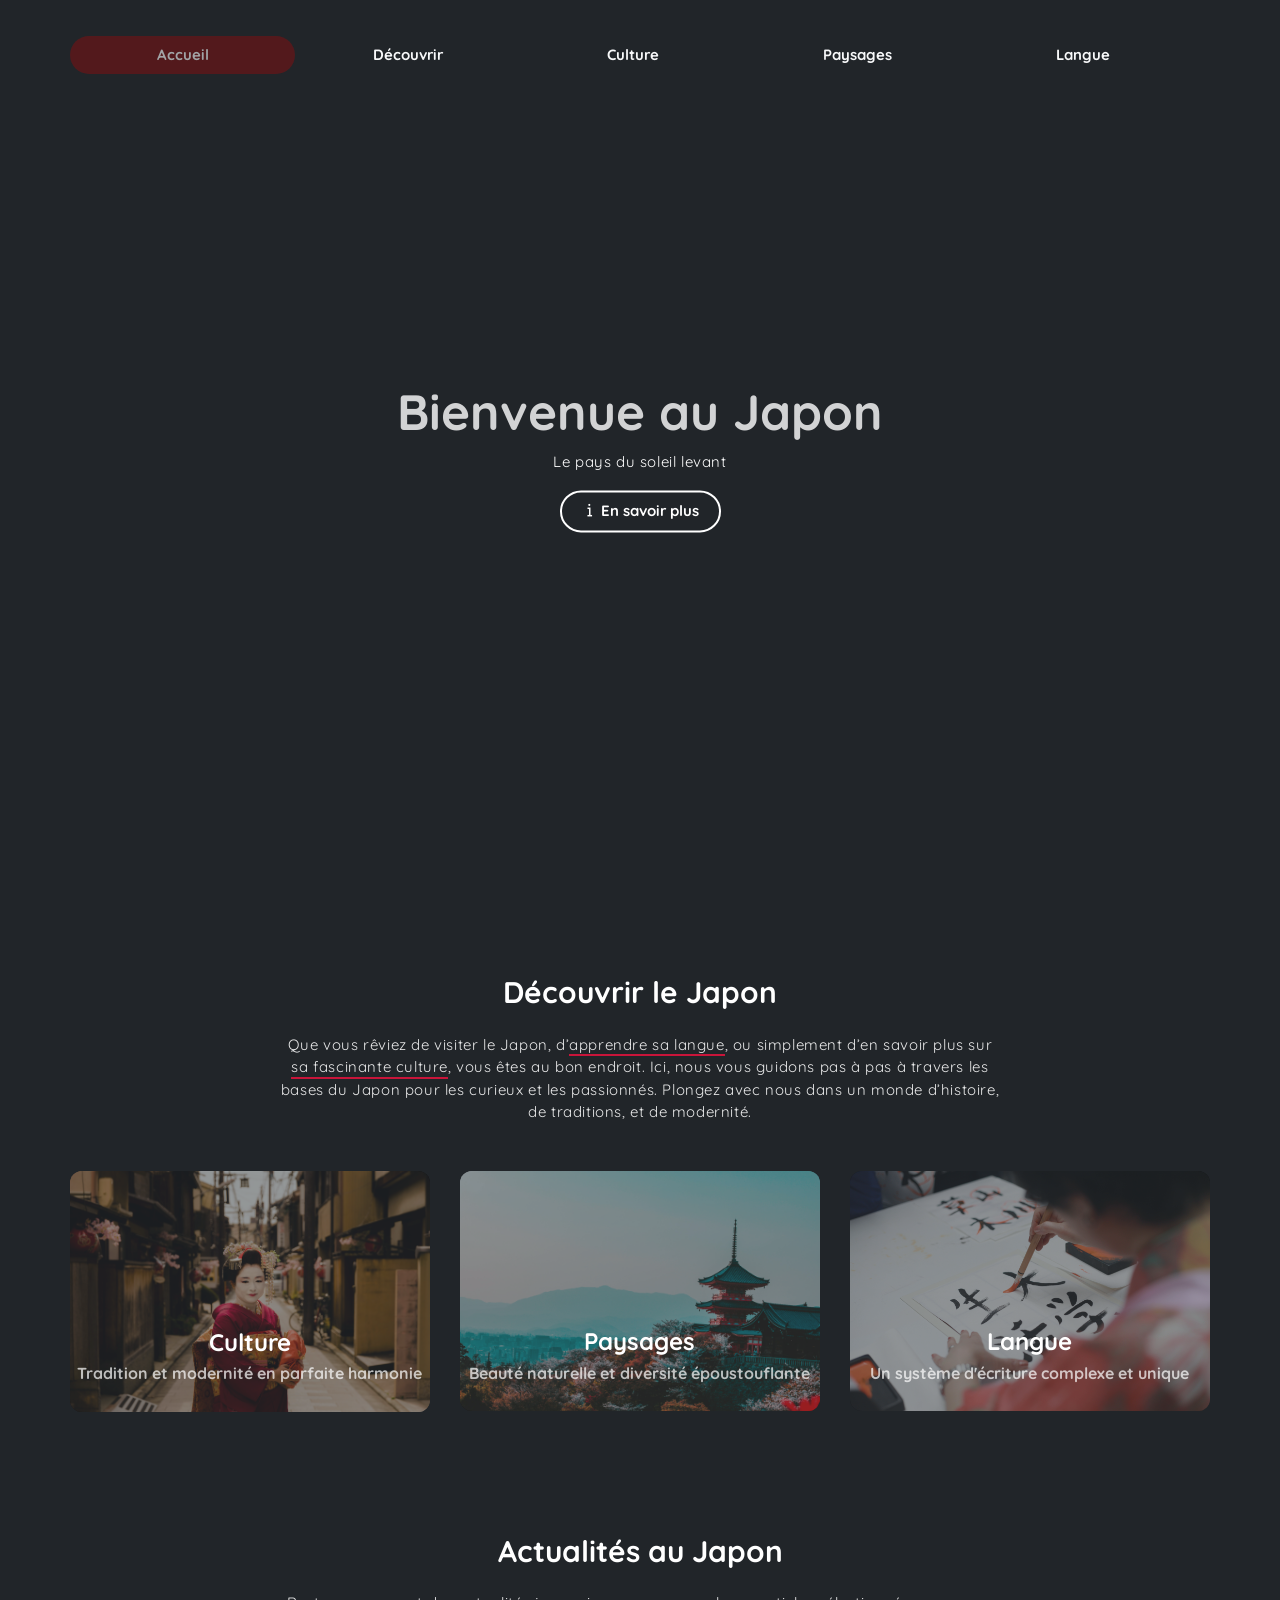
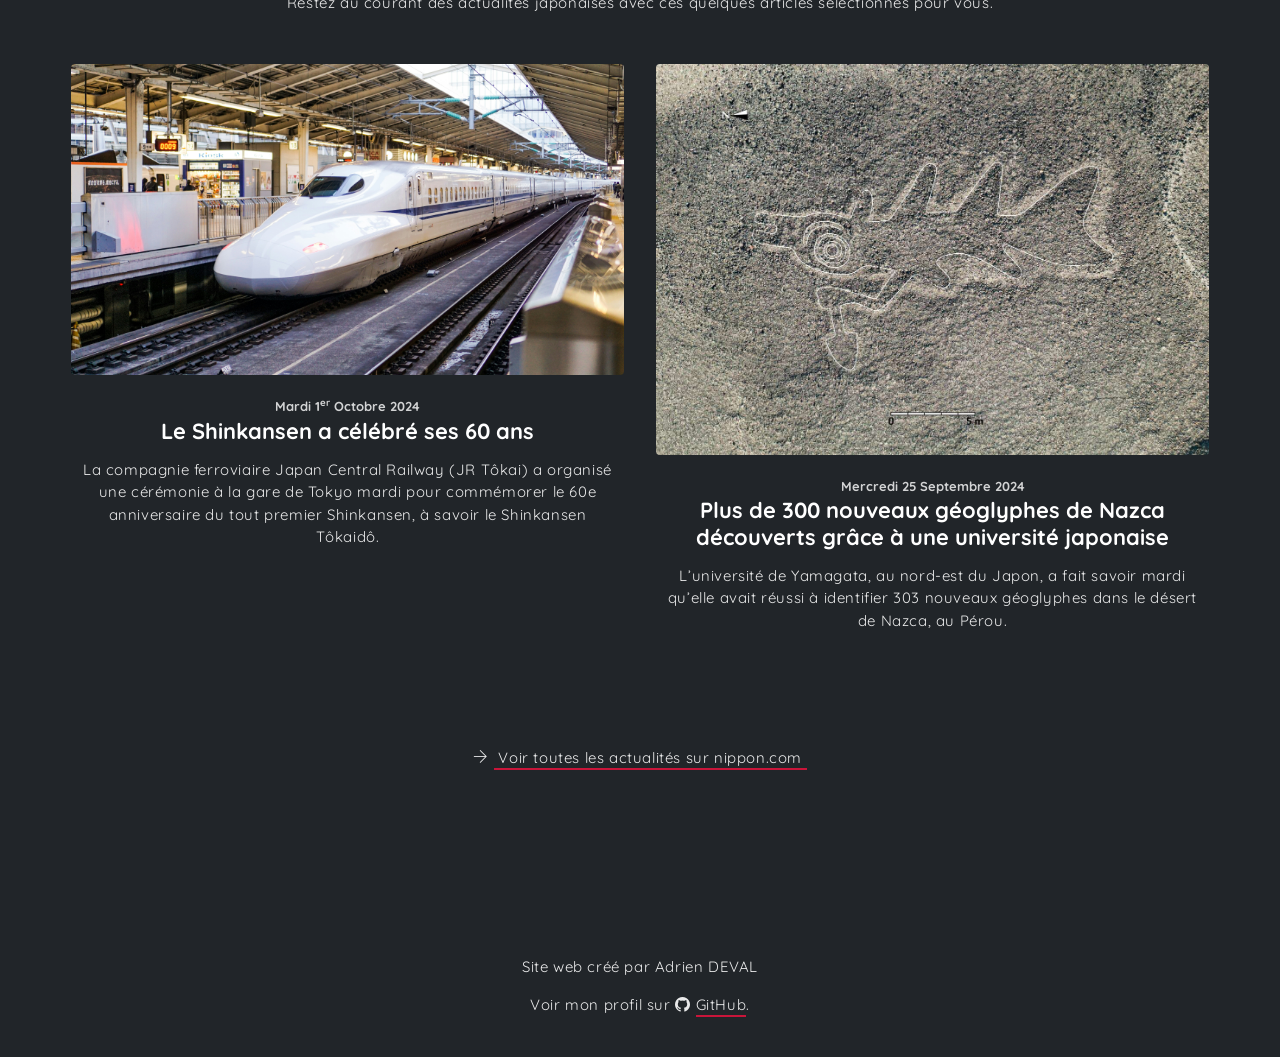
<file: index.html>
<!DOCTYPE html>
<html lang="fr">

<head>
    <meta charset="utf-8">
    <meta name="viewport" content="width=device-width, initial-scale=1, shrink-to-fit=no">
    <title>Accueil</title>

    <link rel="stylesheet" href="assets/vendors/themify-icons/css/themify-icons.css">

    <link rel="stylesheet" href="assets/css/dorang.css">

    <link rel="shortcut icon" href="https://i.postimg.cc/gkh2PCHg/logo-japan.png" type="image/x-icon">

</head>

<body data-spy="scroll" data-target=".navbar" data-offset="40" id="home" class="dark-theme">

    <nav class="page-navbar" data-spy="affix" data-offset-top="10">
        <ul class="nav-navbar container">
            <li class="nav-item"><a href="index.html" class="nav-link nav-active">Accueil</a></li>
            <li class="nav-item"><a href="decouvrir.html" class="nav-link">Découvrir</a></li>
            <li class="nav-item"><a href="culture.html" class="nav-link">Culture</a></li>
            <li class="nav-item"><a href="paysages.html" class="nav-link">Paysages</a></li>
            <li class="nav-item"><a href="langue.html" class="nav-link">Langue</a></li>
        </ul>
    </nav>

    <header class="header">
        <div class="overlay"></div>
        <div class="header-content">
            <h1 class="header-title">Bienvenue au Japon</h1>
            <p class="header-subtitle">Le pays du soleil levant</p>

            <a href="#discoverTitle" class="btn btn-theme-color" title="Découvrir le site"><i class="ti-info"></i> En
                savoir plus</a>

        </div>
    </header>

    <br id="discoverTitle">
    <div class="container page-container">
        <div class="col-md-10 col-lg-8 m-auto">
            <h6 class="title mb-4">Découvrir le Japon</h6>
            <p class="mb-5">Que vous rêviez de visiter le Japon, d’<a href="langue.html" target="_blank" class="linkInText">apprendre sa
                    langue</a>, ou simplement d’en savoir plus
                sur <a href="culture.html" class="linkInText" target="_blank">sa fascinante culture</a>, vous êtes au bon endroit. Ici,
                nous vous guidons pas à pas à travers les
                bases du Japon pour les curieux et les passionnés. Plongez avec nous dans un monde d’histoire, de
                traditions, et de modernité.</p>
        </div>

        <div class="row mb-4">
            <div class="col-md-4">
                <a href="culture.html" class="overlay-img" title="Découvrir la culture">
                    <img src="assets/imgs/index/culture.jpg">
                    <div class="overlay"></div>
                    <div class="des">
                        <h1 class="title">Culture</h1>
                        <h6 class="subtitle">Tradition et modernité en parfaite harmonie</p>
                            <p class="textOnImg">La culture japonaise marie traditions ancestrales, comme le kabuki et
                                l’ikebana, avec la modernité, influençant le monde entier à travers ses mangas et
                                technologies.</p>
                    </div>
                </a>
            </div>
            <div class="col-md-4">
                <a href="paysages.html" class="overlay-img" title="Découvrir les paysages">
                    <img src="assets/imgs/index/paysages.jpg">
                    <div class="overlay"></div>
                    <div class="des">
                        <h1 class="title">Paysages</h1>
                        <h6 class="subtitle">Beauté naturelle et diversité époustouflante</p>
                            <p class="textOnImg">Le Japon offre des paysages variés, du Mont Fuji aux plages d’Okinawa.
                                Chaque saison transforme la nature, avec des cerisiers au printemps et des érables en
                                automne.</p>
                    </div>
                </a>
            </div>
            <div class="col-md-4">
                <a href="langue.html" class="overlay-img" title="Découvrir la langue">
                    <img src="assets/imgs/index/langue.jpg">
                    <div class="overlay"></div>
                    <div class="des">
                        <h1 class="title">Langue</h1>
                        <h6 class="subtitle">Un système d'écriture complexe et unique</p>
                            <p class="textOnImg">La langue japonaise combine kanji, hiragana et katakana. Chaque système
                                a un usage spécifique, reflétant la richesse culturelle du pays et son respect des
                                traditions.</p>
                    </div>
                </a>
            </div>
        </div>

        <div class="col-md-10 col-lg-8 m-auto">
            <h6 class="title mb-4 mt-5 pt-5">Actualités au Japon</h6>
            <p class="mb-5">Restez au courant des actualités japonaises avec ces quelques articles sélectionnés pour
                vous.</p>
        </div>

        <div class="row mb-5">
            <div class="col-md-6">
                <a href="https://www.nippon.com/fr/news/yjj2024100100133/" target="_blank" class="card"
                    title="Ouvrir l'article dans un nouvel onglet">
                    <img src="assets/imgs/news/img1.jpg" class="card-img">
                    <div class="card-body">
                        <h6 class="card-subtitle">Mardi 1<sup>er</sup> Octobre 2024</h6>
                        <h3 class="card-title">Le Shinkansen a célébré ses 60 ans</h3>
                        <p>La compagnie ferroviaire Japan Central Railway (JR Tôkai) a organisé une cérémonie à la gare
                            de Tokyo mardi pour commémorer le 60e anniversaire du tout premier Shinkansen, à savoir le
                            Shinkansen Tôkaidô.</p>
                    </div>
                </a>
            </div>
            <div class="col-md-6">
                <a href="https://www.nippon.com/fr/news/yjj2024092400904/" target="_blank" class="card"
                    title="Ouvrir l'article dans un nouvel onglet">
                    <img src="assets/imgs/news/img2.jpg" class="card-img">
                    <div class="card-body">
                        <h6 class="card-subtitle">Mercredi 25 Septembre 2024</h6>
                        <h3 class="card-title">Plus de 300 nouveaux géoglyphes de Nazca découverts grâce à une
                            université japonaise</h3>
                        <p>L’université de Yamagata, au nord-est du Japon, a fait savoir mardi qu’elle avait réussi à
                            identifier 303 nouveaux géoglyphes dans le désert de Nazca, au Pérou.</p>
                    </div>
                </a>
            </div>
        </div>

        <p><i class="ti-arrow-right"></i> <a href="https://www.nippon.com/fr/news/" class="linkInText" target="_blank"
                title="Ouvrir cette page dans un nouvel onglet">&nbsp;Voir toutes
                les actualités sur nippon.com&nbsp;</a></p>

    </div>

    <div class="contact-section">
        <div class="overlay"></div>
        <div class="container">
            <p align="center">Site web créé par Adrien DEVAL</p>
            <p>Voir mon profil sur <i class="bi bi-github"></i> <a href="https://github.com/adriendeval"
                    class="linkInText" target="_blank" title="Ouvrir cette page dans un nouvel onglet">GitHub</a>.</p>
            <br>
        </div>
    </div>

    <script src="assets/vendors/jquery/jquery-3.4.1.js"></script>
    <script src="assets/vendors/bootstrap/bootstrap.bundle.js"></script>

    <script src="assets/vendors/bootstrap/bootstrap.affix.js"></script>

    <script src="assets/js/dorang.js"></script>

</body>

</html>
</file>
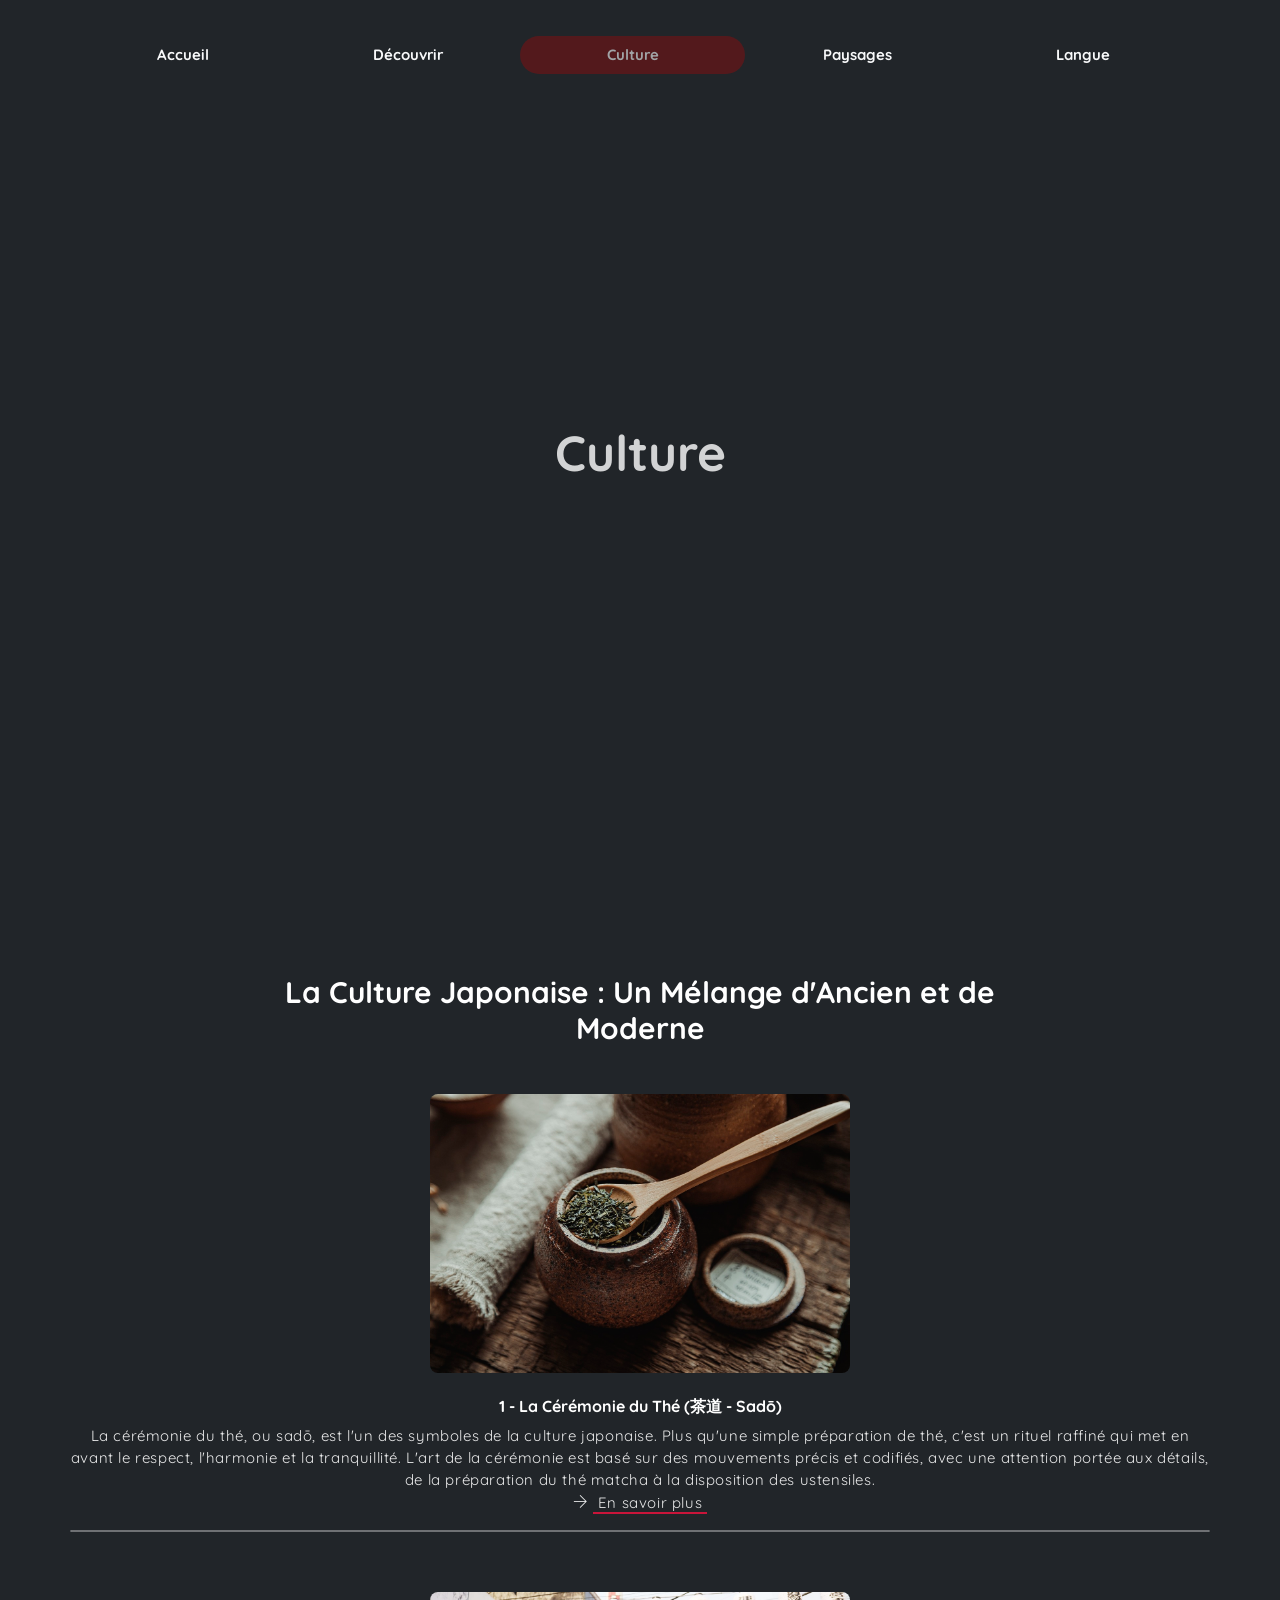
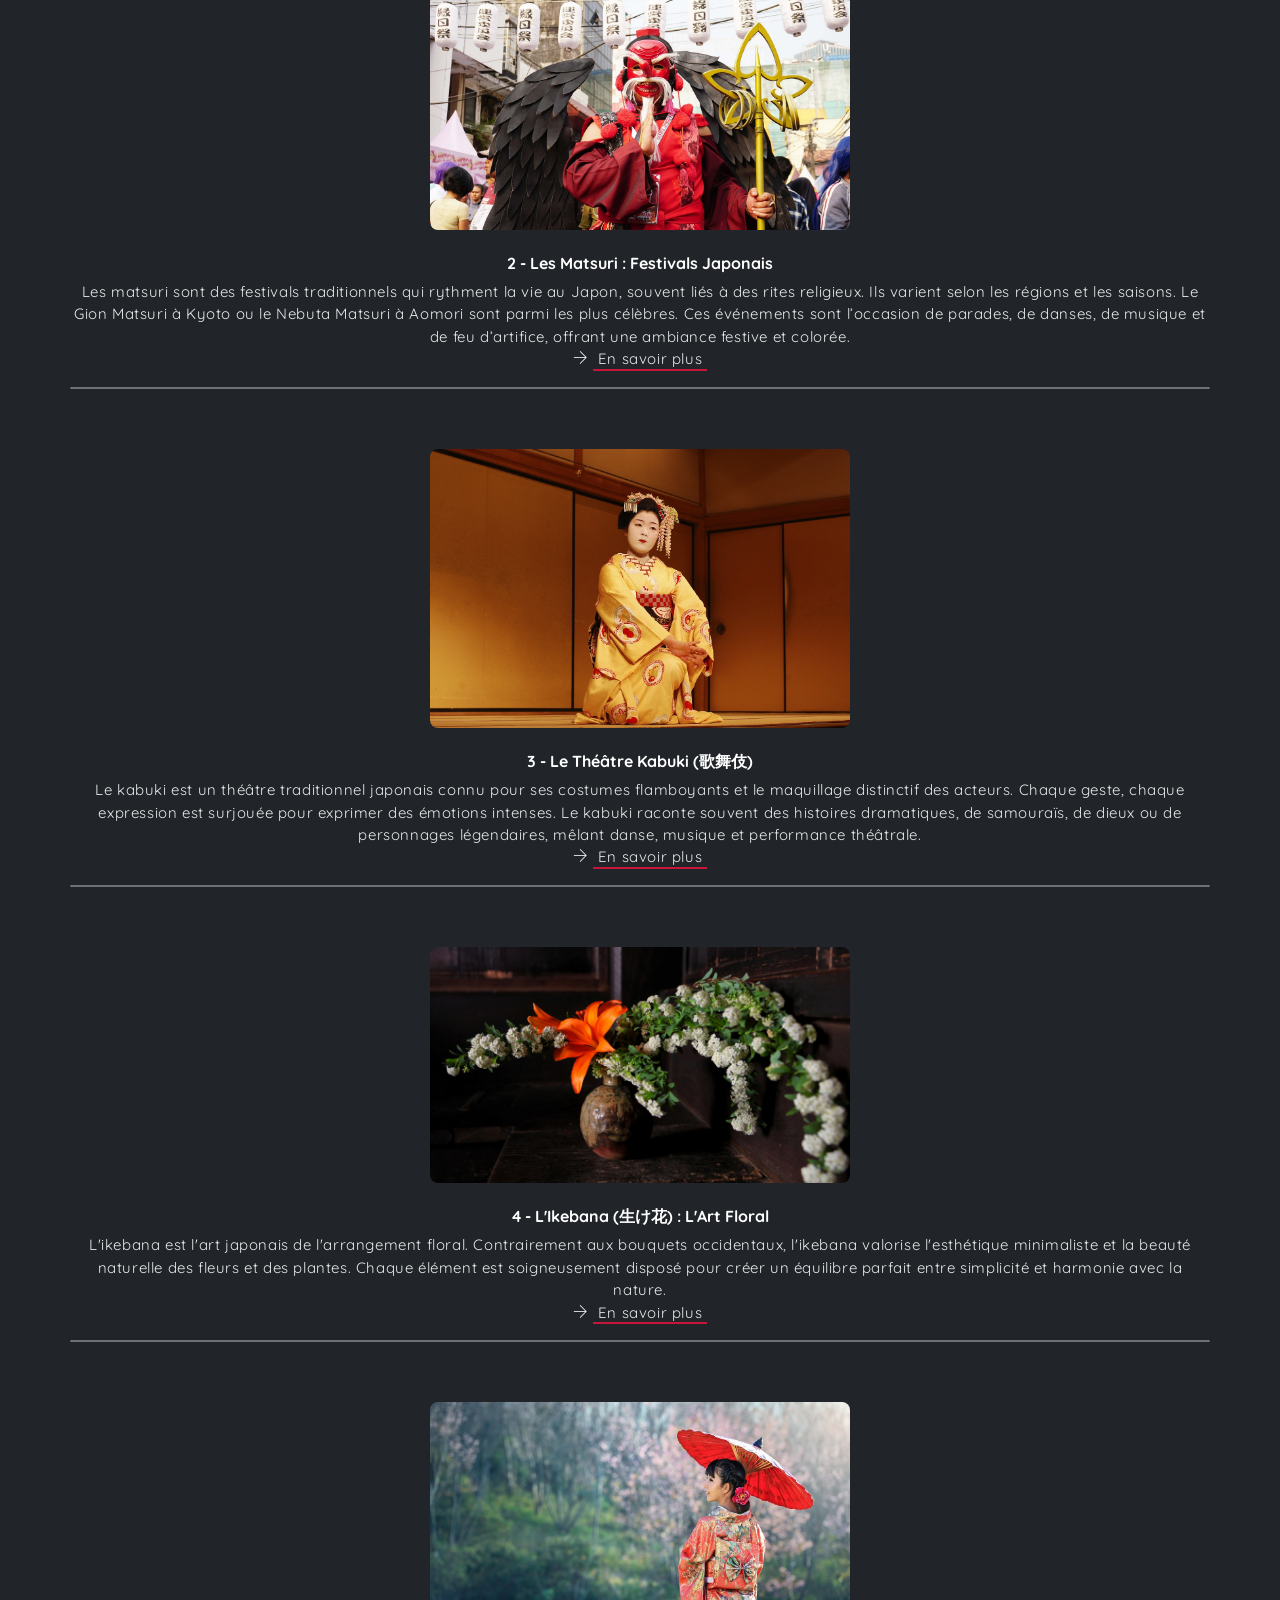
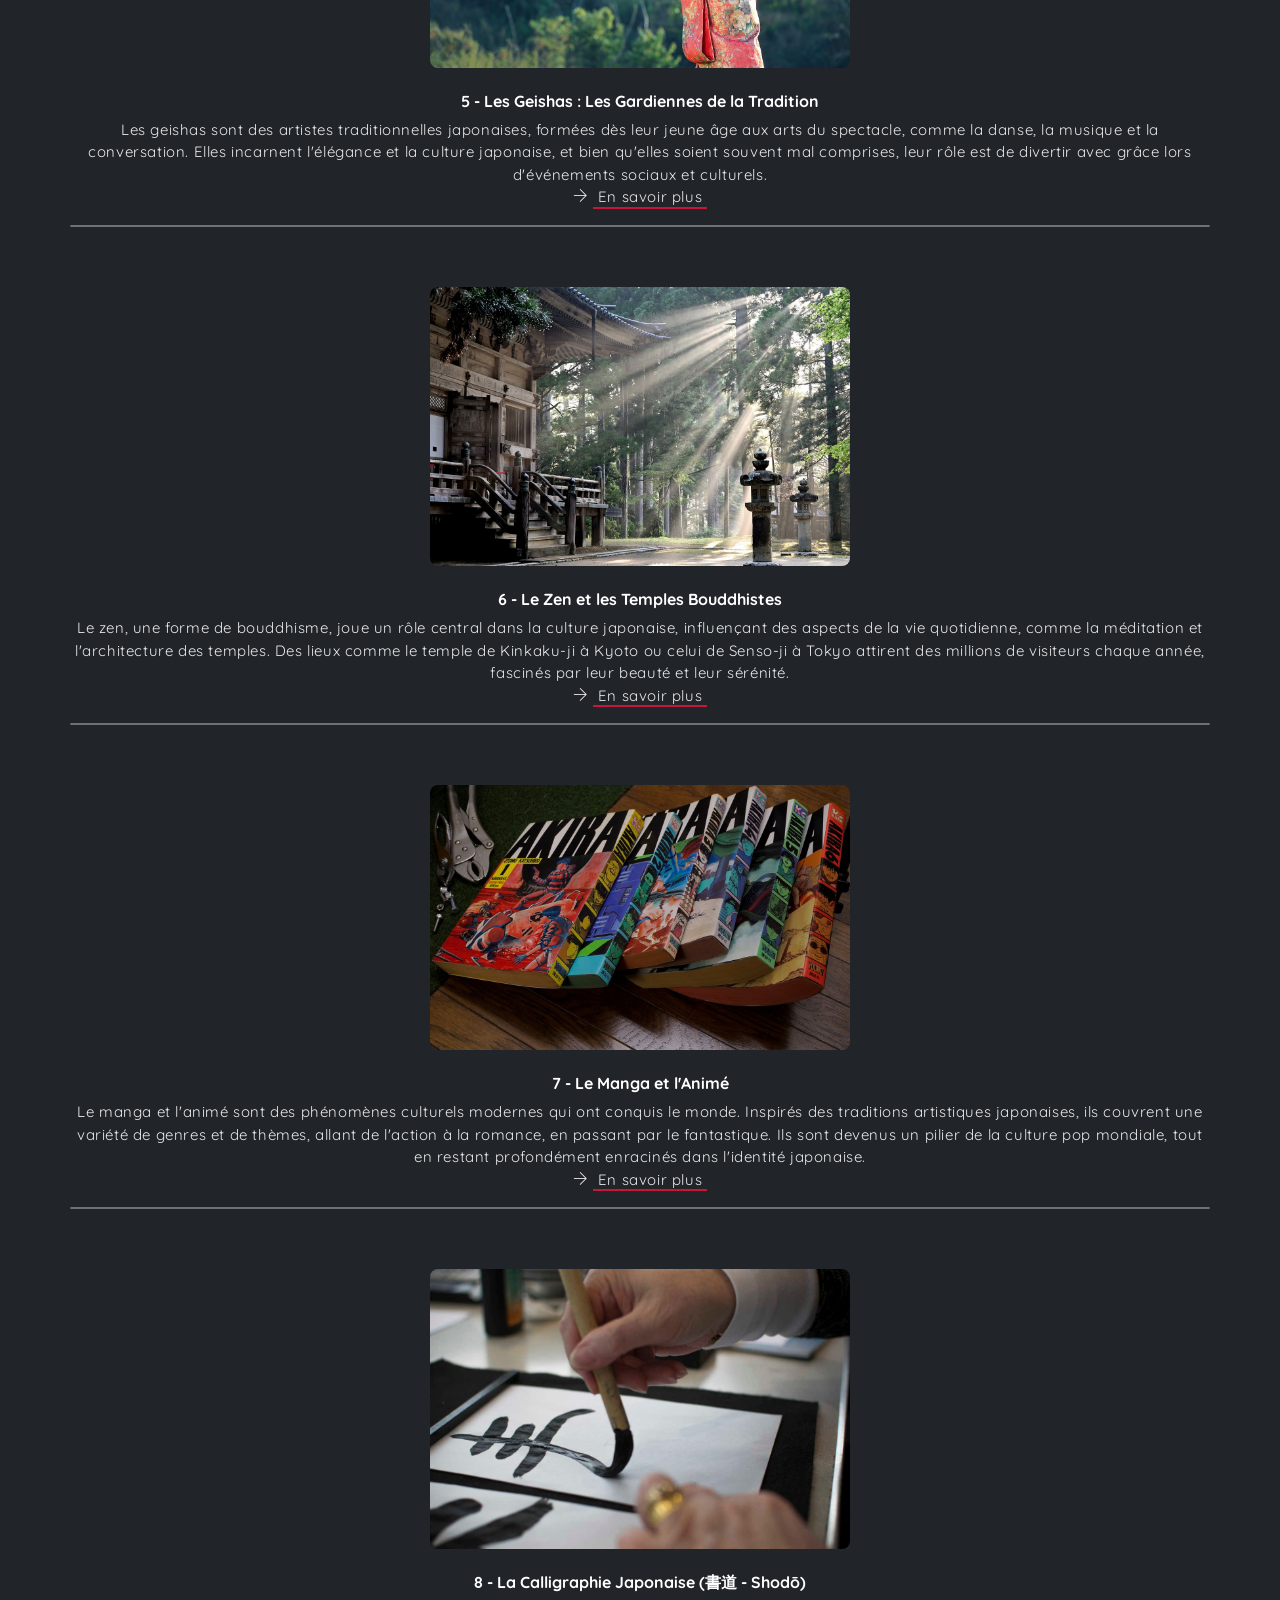
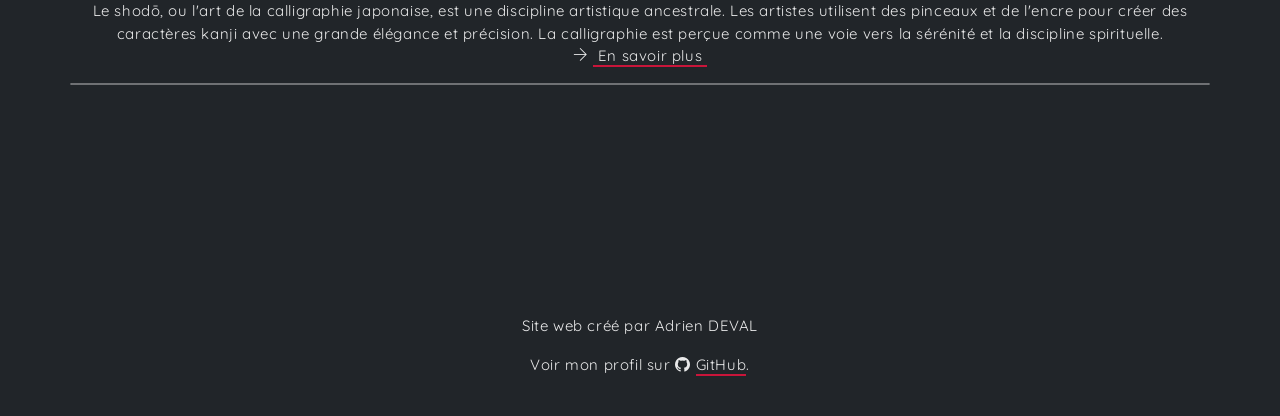
<file: culture.html>
<!DOCTYPE html>
<html lang="fr">

<head>
    <meta charset="utf-8">
    <meta name="viewport" content="width=device-width, initial-scale=1, shrink-to-fit=no">
    <title>Culture - Japon</title>

    <link rel="stylesheet" href="assets/vendors/themify-icons/css/themify-icons.css">

    <link rel="stylesheet" href="assets/css/dorang.css">

    <link rel="shortcut icon" href="https://i.postimg.cc/gkh2PCHg/logo-japan.png" type="image/x-icon">

</head>

<body data-spy="scroll" data-target=".navbar" data-offset="40" id="home" class="dark-theme">

    <nav class="page-navbar" data-spy="affix" data-offset-top="10">
        <ul class="nav-navbar container">
            <li class="nav-item"><a href="index.html" class="nav-link">Accueil</a></li>
            <li class="nav-item"><a href="decouvrir.html" class="nav-link">Découvrir</a></li>
            <li class="nav-item"><a href="culture.html" class="nav-link nav-active">Culture</a></li>
            <li class="nav-item"><a href="paysages.html" class="nav-link">Paysages</a></li>
            <li class="nav-item"><a href="langue.html" class="nav-link">Langue</a></li>
        </ul>
    </nav>

    <header class="header">
        <div class="overlay"></div>
        <div class="header-content">
            <h1 class="header-title">Culture</h1>
        </div>
    </header>

    <br id="discoverTitle">
    <div class="container page-container">
        <div class="col-md-10 col-lg-8 m-auto">
            <h6 class="title mb-4">La Culture Japonaise : Un Mélange d'Ancien et de Moderne</h6>
        </div>

        <br>

        <div class="mx-auto centeredText">
            <img src="assets/imgs/culture/img1.jpg" class="discoverImage" title="La Cérémonie du Thé">
            <br>
            <br>
            <h6>1 - La Cérémonie du Thé (茶道 - Sadō)</h6>
            <p>La cérémonie du thé, ou sadō, est l'un des symboles de la culture japonaise. Plus qu'une simple
                préparation de thé, c'est un rituel raffiné qui met en avant le respect, l'harmonie et la tranquillité.
                L'art de la cérémonie est basé sur des mouvements précis et codifiés, avec une attention portée aux
                détails, de la préparation du thé matcha à la disposition des ustensiles.<br><i
                    class="ti-arrow-right"></i> <a
                    href="https://fr.m.wikipedia.org/wiki/C%C3%A9r%C3%A9monie_du_th%C3%A9" class="linkInText" target="_blank">&nbsp;En
                    savoir
                    plus&nbsp;</a></p>
            <hr class="separation-large">
            <br>
        </div>

        <div class="mx-auto centeredText">
            <img src="assets/imgs/culture/img2.jpg" class="discoverImage" title="Les Matsuri">
            <br>
            <br>
            <h6>2 - Les Matsuri : Festivals Japonais</h6>
            <p>Les matsuri sont des festivals traditionnels qui rythment la vie au Japon, souvent liés à des rites
                religieux. Ils varient selon les régions et les saisons. Le Gion Matsuri à Kyoto ou le Nebuta Matsuri à
                Aomori sont parmi les plus célèbres. Ces événements sont l’occasion de parades, de danses, de musique et
                de feu d’artifice, offrant une ambiance festive et colorée.<br><i class="ti-arrow-right"></i> <a
                    href="https://fr.m.wikipedia.org/wiki/Matsuri" class="linkInText" target="_blank">&nbsp;En savoir plus&nbsp;</a></p>
            <hr class="separation-large">
            <br>
        </div>

        <div class="mx-auto centeredText">
            <img src="assets/imgs/culture/img3.jpg" class="discoverImage" title="Le Théâtre Kabuki">
            <br>
            <br>
            <h6>3 - Le Théâtre Kabuki (歌舞伎)</h6>
            <p>Le kabuki est un théâtre traditionnel japonais connu pour ses costumes flamboyants et le maquillage
                distinctif des acteurs. Chaque geste, chaque expression est surjouée pour exprimer des émotions
                intenses. Le kabuki raconte souvent des histoires dramatiques, de samouraïs, de dieux ou de personnages
                légendaires, mêlant danse, musique et performance théâtrale.<br><i class="ti-arrow-right"></i> <a
                    href="https://fr.m.wikipedia.org/wiki/Kabuki" class="linkInText" target="_blank">&nbsp;En savoir plus&nbsp;</a></p>
            <hr class="separation-large">
            <br>
        </div>

        <div class="mx-auto centeredText">
            <img src="assets/imgs/culture/img4.jpg" class="discoverImage" title="L'Ikebana">
            <br>
            <br>
            <h6>4 - L'Ikebana (生け花) : L'Art Floral</h6>
            <p>L'ikebana est l'art japonais de l'arrangement floral. Contrairement aux bouquets occidentaux, l'ikebana
                valorise l'esthétique minimaliste et la beauté naturelle des fleurs et des plantes. Chaque élément est
                soigneusement disposé pour créer un équilibre parfait entre simplicité et harmonie avec la nature.<br><i
                    class="ti-arrow-right"></i> <a href="https://fr.m.wikipedia.org/wiki/Ikebana"
                    class="linkInText" target="_blank">&nbsp;En
                    savoir plus&nbsp;</a></p>
            <hr class="separation-large">
            <br>
        </div>

        <div class="mx-auto centeredText">
            <img src="assets/imgs/culture/img5.jpg" class="discoverImage" title="Les Geishas">
            <br>
            <br>
            <h6>5 - Les Geishas : Les Gardiennes de la Tradition</h6>
            <p>Les geishas sont des artistes traditionnelles japonaises, formées dès leur jeune âge aux arts du
                spectacle, comme la danse, la musique et la conversation. Elles incarnent l'élégance et la culture
                japonaise, et bien qu'elles soient souvent mal comprises, leur rôle est de divertir avec grâce lors
                d'événements sociaux et culturels.<br><i class="ti-arrow-right"></i> <a
                    href="https://fr.m.wikipedia.org/wiki/Geisha" class="linkInText" target="_blank">&nbsp;En savoir
                    plus&nbsp;</a></p>
            <hr class="separation-large">
            <br>
        </div>

        <div class="mx-auto centeredText">
            <img src="assets/imgs/culture/img6.jpg" class="discoverImage" title="Les Temples Bouddhistes">
            <br>
            <br>
            <h6>6 - Le Zen et les Temples Bouddhistes</h6>
            <p>Le zen, une forme de bouddhisme, joue un rôle central dans la culture japonaise, influençant des aspects
                de la vie quotidienne, comme la méditation et l'architecture des temples. Des lieux comme le temple de
                Kinkaku-ji à Kyoto ou celui de Senso-ji à Tokyo attirent des millions de visiteurs chaque année,
                fascinés par leur beauté et leur sérénité.<br><i class="ti-arrow-right"></i> <a
                    href="https://fr.m.wikipedia.org/wiki/Temples_bouddhistes_au_Japon" class="linkInText"
                    target="_blank">&nbsp;En
                    savoir
                    plus&nbsp;</a></p>
            <hr class="separation-large">
            <br>
        </div>

        <div class="mx-auto centeredText">
            <img src="assets/imgs/culture/img7.jpg" class="discoverImage" title="Les Mangas et Animés">
            <br>
            <br>
            <h6>7 - Le Manga et l'Animé</h6>
            <p>Le manga et l'animé sont des phénomènes culturels modernes qui ont conquis le monde. Inspirés des
                traditions artistiques japonaises, ils couvrent une variété de genres et de thèmes, allant de l'action à
                la romance, en passant par le fantastique. Ils sont devenus un pilier de la culture pop mondiale, tout
                en restant profondément enracinés dans l'identité japonaise.<br><i class="ti-arrow-right"></i> <a
                    href="https://fr.m.wikipedia.org/wiki/Manga" class="linkInText" target="_blank">&nbsp;En savoir
                    plus&nbsp;</a></p>
            <hr class="separation-large">
            <br>
        </div>

        <div class="mx-auto centeredText">
            <img src="assets/imgs/culture/img8.jpg" class="discoverImage" title="La Calligraphie Japonaise">
            <br>
            <br>
            <h6>8 - La Calligraphie Japonaise (書道 - Shodō)</h6>
            <p>Le shodō, ou l'art de la calligraphie japonaise, est une discipline artistique ancestrale. Les artistes
                utilisent des pinceaux et de l'encre pour créer des caractères kanji avec une grande élégance et
                précision. La calligraphie est perçue comme une voie vers la sérénité et la discipline
                spirituelle.<br><i class="ti-arrow-right"></i> <a
                    href="https://fr.m.wikipedia.org/wiki/Calligraphie_japonaise" class="linkInText"
                    target="_blank">&nbsp;En
                    savoir plus&nbsp;</a></p>
            <hr class="separation-large">
            <br>
        </div>


    </div>

    <div class="contact-section">
        <div class="overlay"></div>
        <div class="container">
            <p align="center">Site web créé par Adrien DEVAL</p>
            <p>Voir mon profil sur <i class="bi bi-github"></i> <a href="https://github.com/adriendeval"
                    class="linkInText" target="_blank" title="Ouvrir cette page dans un nouvel onglet">GitHub</a>.</p>
            <br>
        </div>
    </div>

    <script src="assets/vendors/jquery/jquery-3.4.1.js"></script>
    <script src="assets/vendors/bootstrap/bootstrap.bundle.js"></script>

    <script src="assets/vendors/bootstrap/bootstrap.affix.js"></script>

    <script src="assets/js/dorang.js"></script>

</body>

</html>
</file>
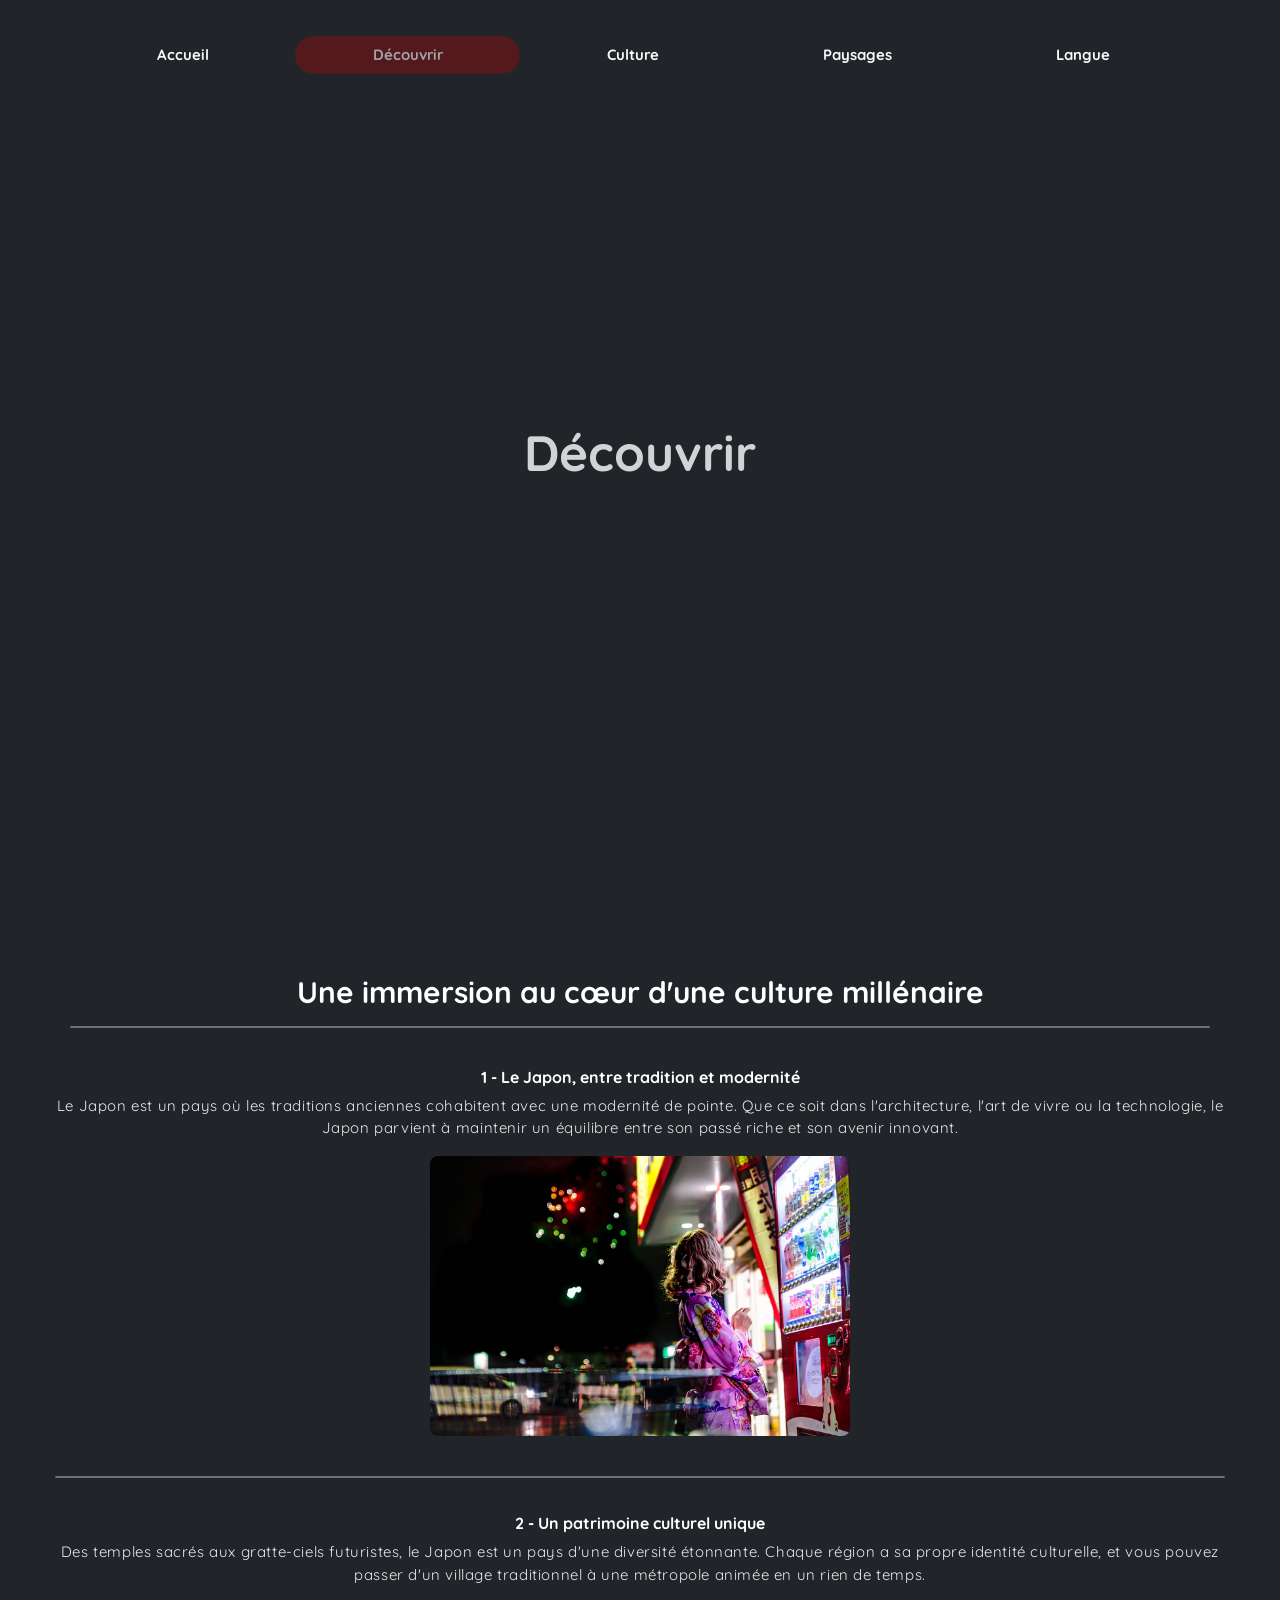
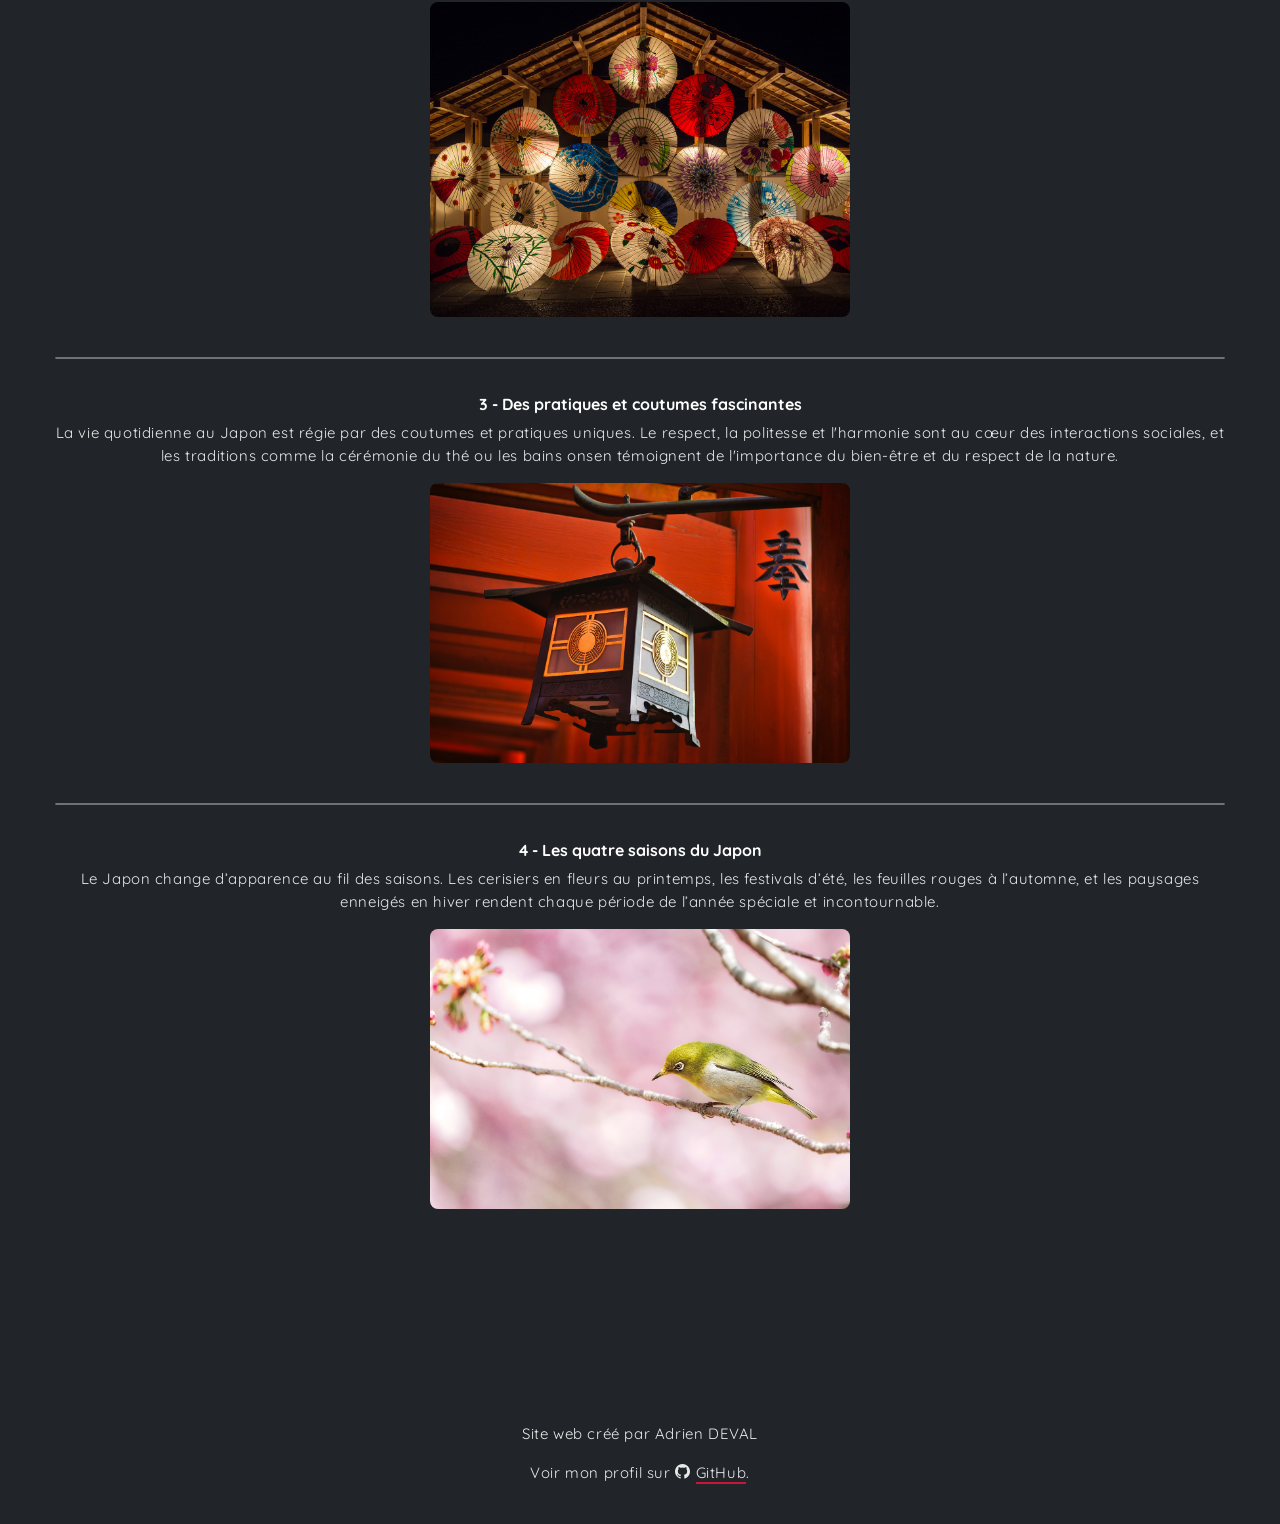
<file: decouvrir.html>
<!DOCTYPE html>
<html lang="fr">

<head>
    <meta charset="utf-8">
    <meta name="viewport" content="width=device-width, initial-scale=1, shrink-to-fit=no">
    <title>Découvrir</title>

    <link rel="stylesheet" href="assets/vendors/themify-icons/css/themify-icons.css">

    <link rel="stylesheet" href="assets/css/dorang.css">

    <link rel="shortcut icon" href="https://i.postimg.cc/gkh2PCHg/logo-japan.png" type="image/x-icon">

</head>

<body data-spy="scroll" data-target=".navbar" data-offset="40" id="home" class="dark-theme">

    <nav class="page-navbar" data-spy="affix" data-offset-top="10">
        <ul class="nav-navbar container">
            <li class="nav-item"><a href="index.html" class="nav-link">Accueil</a></li>
            <li class="nav-item"><a href="decouvrir.html" class="nav-link nav-active">Découvrir</a></li>
            <li class="nav-item"><a href="culture.html" class="nav-link">Culture</a></li>
            <li class="nav-item"><a href="paysages.html" class="nav-link">Paysages</a></li>
            <li class="nav-item"><a href="langue.html" class="nav-link">Langue</a></li>
        </ul>
    </nav>

    <header class="header">
        <div class="overlay"></div>
        <div class="header-content">
            <h1 class="header-title">Découvrir</h1>
        </div>
    </header>

    <br id="discoverTitle">
    <div class="container page-container">
        <div class="col-md-10 col-lg-8 m-auto">
            <h3 class="title">Une immersion au cœur d'une culture millénaire</h3>
        </div>

        <hr class="separation-large">
        <br>

        <div class="row mb-4">
            <div class="mx-auto centeredText">
                <h6>1 - Le Japon, entre tradition et modernité</h6>
                <p>Le Japon est un pays où les traditions anciennes cohabitent avec une
                    modernité de pointe. Que ce soit
                    dans l'architecture, l'art de vivre ou la technologie, le Japon parvient à maintenir un équilibre
                    entre son passé riche et son avenir innovant.</p>
                <img src="assets/imgs/decouverte/img1.jpg" class="discoverImage">
                <br>
                <br>
                <hr class="separation-large">
            </div>

            <div class="mx-auto centeredText">
                <h6>2 - Un patrimoine culturel unique</h6>
                <p>Des temples sacrés aux gratte-ciels futuristes, le Japon est un pays d'une
                    diversité étonnante. Chaque région a sa propre identité culturelle, et vous pouvez passer d'un
                    village traditionnel à une métropole animée en un rien de temps.</p>
                <img src="assets/imgs/decouverte/img2.jpg" class="discoverImage">
                <br>
                <br>
                <hr class="separation-large">
            </div>

            <div class="mx-auto centeredText">
                <h6>3 - Des pratiques et coutumes fascinantes</h6>
                <p>La vie quotidienne au Japon est régie par des coutumes et pratiques uniques. Le respect, la politesse
                    et l'harmonie sont au cœur des interactions sociales, et les traditions comme la cérémonie du thé ou
                    les bains onsen témoignent de l'importance du bien-être et du respect de la nature.</p>
                <img src="assets/imgs/decouverte/img3.jpg" class="discoverImage">
                <br>
                <br>
                <hr class="separation-large">
            </div>

            <div class="mx-auto centeredText">
                <h6>4 - Les quatre saisons du Japon</h6>
                <p>Le Japon change d’apparence au fil des saisons. Les cerisiers en fleurs au printemps, les festivals
                    d’été, les feuilles rouges à l’automne, et les paysages enneigés en hiver rendent chaque période de
                    l’année spéciale et incontournable.</p>
                <img src="assets/imgs/decouverte/img4.jpg" class="discoverImage">
                <br>
            </div>
        </div>

    </div>

    <div class="contact-section">
        <div class="overlay"></div>
        <div class="container">
            <p align="center">Site web créé par Adrien DEVAL</p>
            <p>Voir mon profil sur <i class="bi bi-github"></i> <a href="https://github.com/adriendeval" class="linkInText" target="_blank" title="Ouvrir cette page dans un nouvel onglet">GitHub</a>.</p>
            <br>
        </div>
    </div>

    <script src="assets/vendors/jquery/jquery-3.4.1.js"></script>
    <script src="assets/vendors/bootstrap/bootstrap.bundle.js"></script>

    <script src="assets/vendors/bootstrap/bootstrap.affix.js"></script>

    <script src="assets/js/dorang.js"></script>

</body>

</html>
</file>
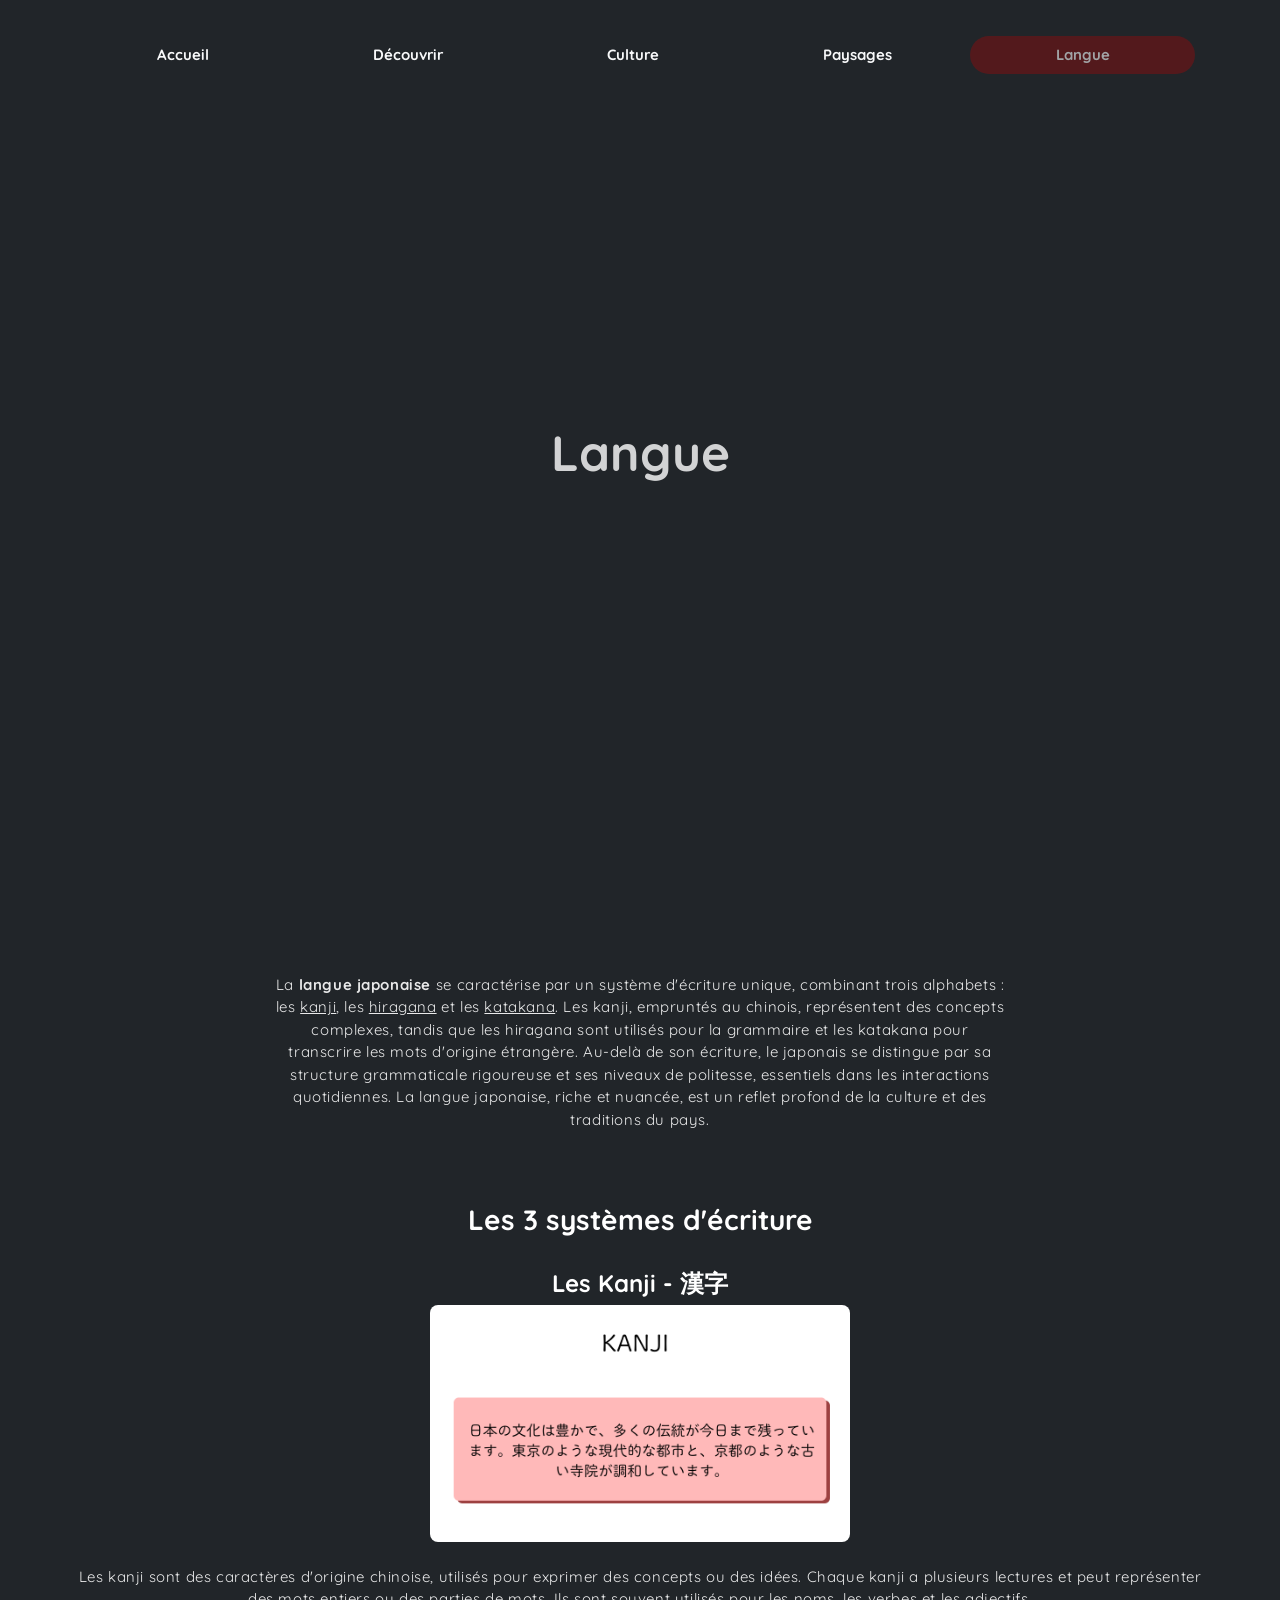
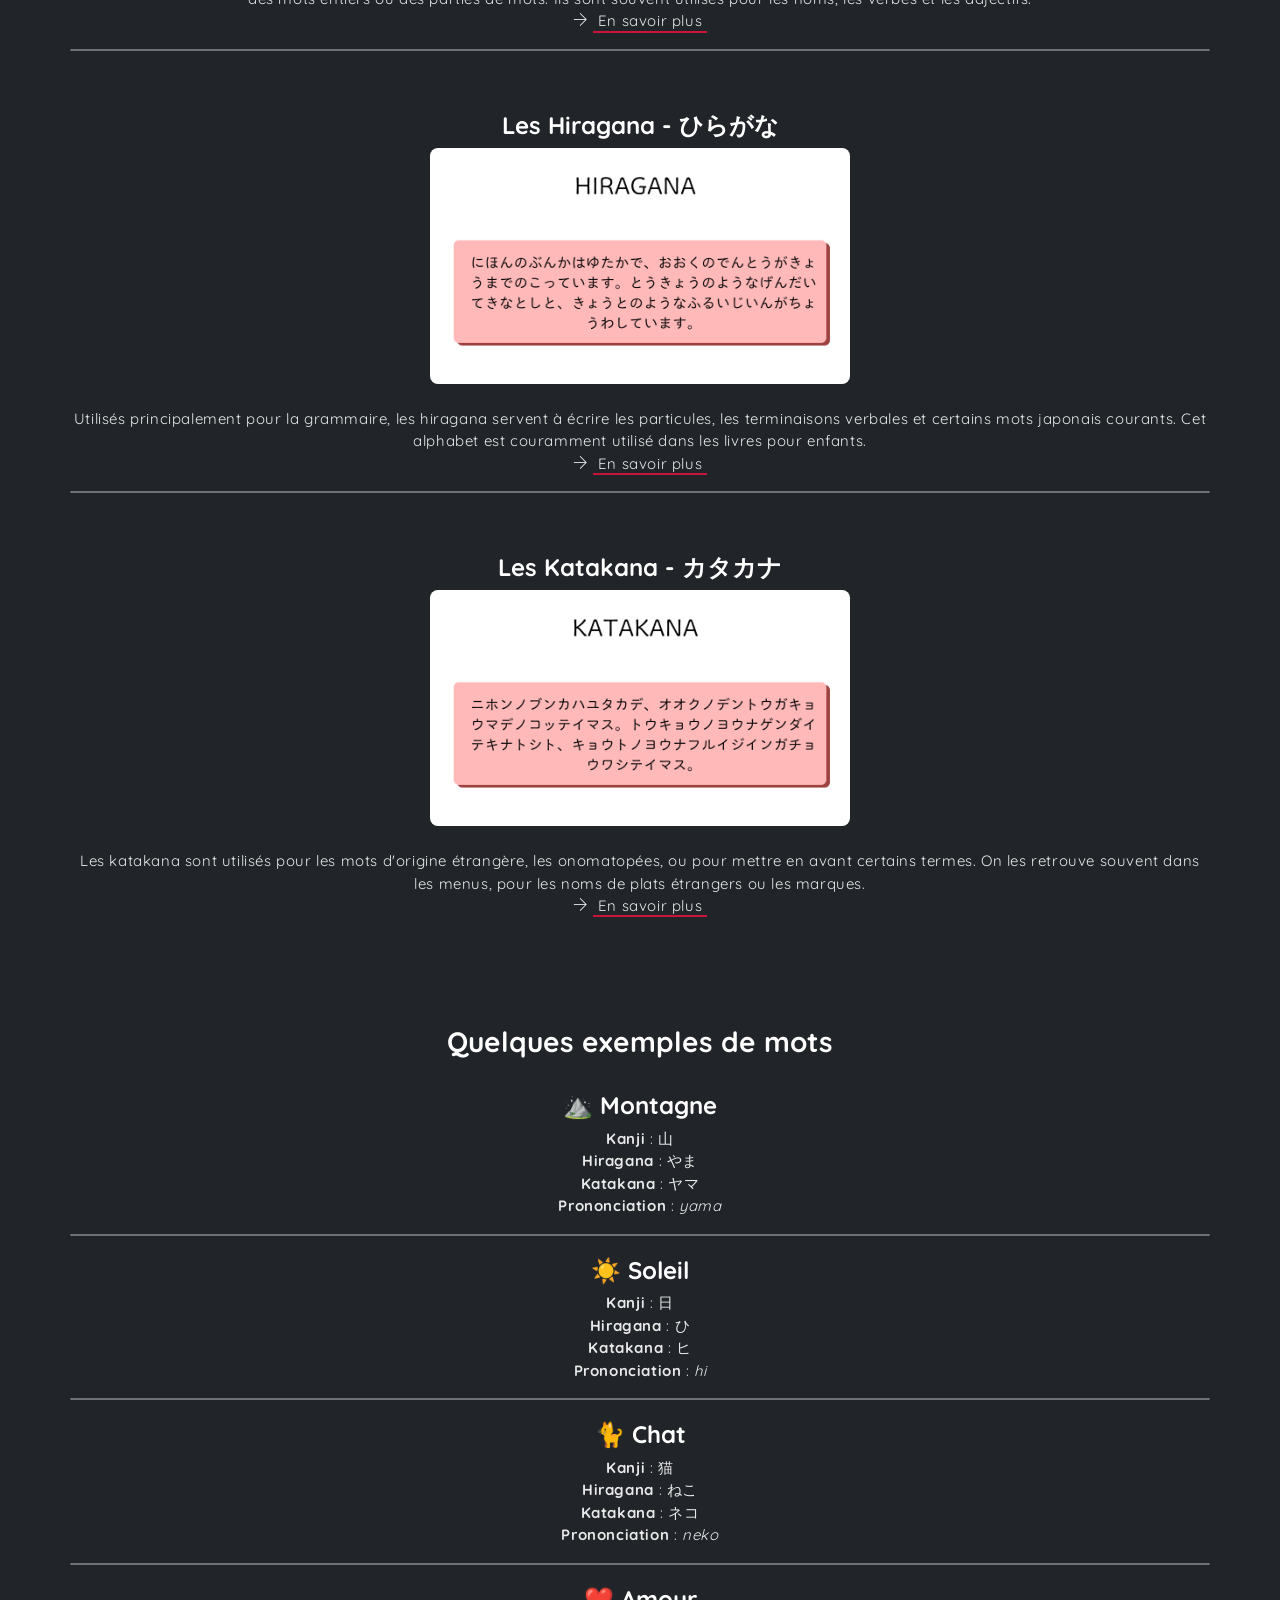
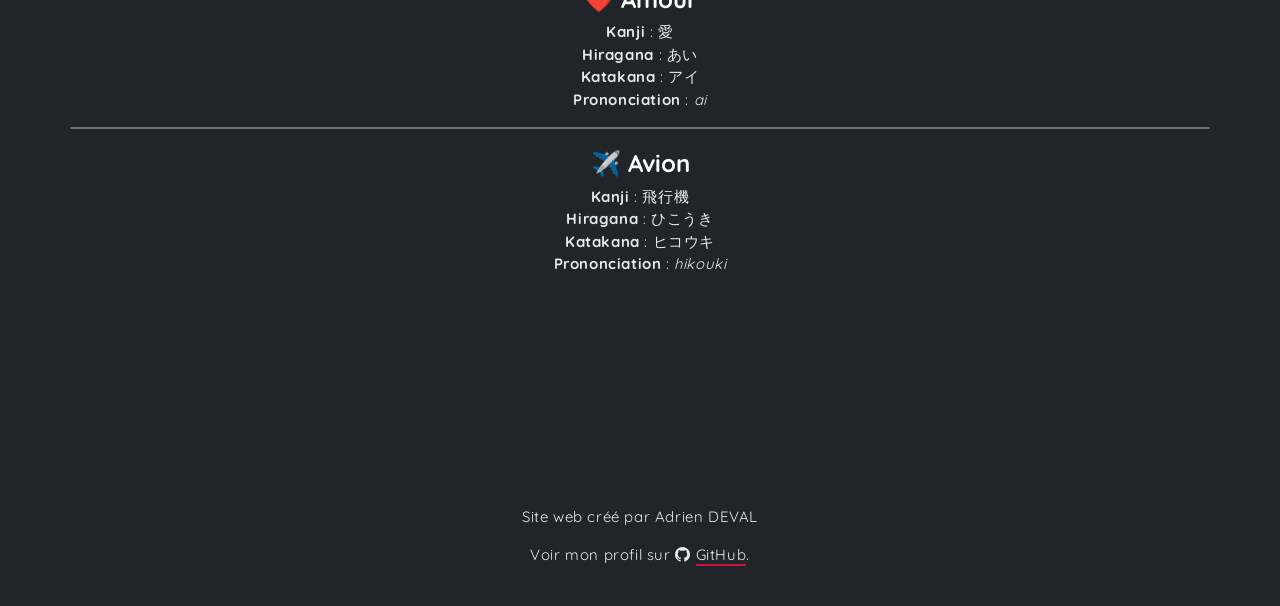
<file: langue.html>
<!DOCTYPE html>
<html lang="fr">

<head>
    <meta charset="utf-8">
    <meta name="viewport" content="width=device-width, initial-scale=1, shrink-to-fit=no">
    <title>Langue - Japon</title>

    <link rel="stylesheet" href="assets/vendors/themify-icons/css/themify-icons.css">

    <link rel="stylesheet" href="assets/css/dorang.css">

    <link rel="shortcut icon" href="https://i.postimg.cc/gkh2PCHg/logo-japan.png" type="image/x-icon">

</head>

<body data-spy="scroll" data-target=".navbar" data-offset="40" id="home" class="dark-theme">

    <nav class="page-navbar" data-spy="affix" data-offset-top="10">
        <ul class="nav-navbar container">
            <li class="nav-item"><a href="index.html" class="nav-link">Accueil</a></li>
            <li class="nav-item"><a href="decouvrir.html" class="nav-link">Découvrir</a></li>
            <li class="nav-item"><a href="culture.html" class="nav-link">Culture</a></li>
            <li class="nav-item"><a href="paysages.html" class="nav-link">Paysages</a></li>
            <li class="nav-item"><a href="langue.html" class="nav-link nav-active">Langue</a></li>
        </ul>
    </nav>

    <header class="header">
        <div class="overlay"></div>
        <div class="header-content">
            <h1 class="header-title">Langue</h1>
        </div>
    </header>

    <br id="discoverTitle">
    <div class="container page-container">
        <div class="col-md-10 col-lg-8 m-auto">
            <p class="mb-5">La <b>langue japonaise</b> se caractérise par un système d'écriture unique, combinant trois
                alphabets : les <u>kanji</u>, les <u>hiragana</u> et les <u>katakana</u>. Les kanji, empruntés au
                chinois, représentent des
                concepts complexes, tandis que les hiragana sont utilisés pour la grammaire et les katakana pour
                transcrire les mots d'origine étrangère. Au-delà de son écriture, le japonais se distingue par sa
                structure grammaticale rigoureuse et ses niveaux de politesse, essentiels dans les interactions
                quotidiennes. La langue japonaise, riche et nuancée, est un reflet profond de la culture et des
                traditions du pays.</p>
        </div>

        <br>
        <h3>Les 3 systèmes d'écriture</h3>
        <br>
        <div class="mx-auto centeredText">
            <h4>Les Kanji - 漢字</h4>
            <img src="assets/imgs/ecriture/Kanji.png" class="discoverImage" title="Exemple de texte écrit en Kanji">
            <br>
            <br>
            <p>Les kanji sont des caractères d'origine chinoise, utilisés pour exprimer des concepts ou des idées. Chaque kanji a
                plusieurs lectures et peut représenter des mots entiers ou des parties de mots. Ils sont souvent utilisés pour les
                noms, les verbes et les adjectifs.<br><i class="ti-arrow-right"></i> <a
                    href="https://fr.wikipedia.org/wiki/Kanji"
                    class="linkInText" target="_blank">&nbsp;En savoir plus&nbsp;</a></p>
            <hr class="separation-large">
            <br>
        </div>

        <div class="mx-auto centeredText">
            <h4>Les Hiragana - ひらがな</h4>
            <img src="assets/imgs/ecriture/Hiragana.png" class="discoverImage" title="Exemple de texte écrit en Hiragana">
            <br>
            <br>
            <p>Utilisés principalement pour la grammaire, les hiragana servent à écrire les particules, les terminaisons
                verbales et certains mots japonais courants. Cet alphabet est couramment utilisé dans les livres pour
                enfants.
                <br><i class="ti-arrow-right"></i> <a href="https://fr.wikipedia.org/wiki/Hiragana"
                    class="linkInText" target="_blank">&nbsp;En savoir plus&nbsp;</a>
            </p>
            <hr class="separation-large">
            <br>
        </div>

        <div class="mx-auto centeredText">
            <h4>Les Katakana - カタカナ</h4>
            <img src="assets/imgs/ecriture/Katakana.png" class="discoverImage" title="Exemple de texte écrit en Katakana">
            <br>
            <br>
            <p>Les katakana sont utilisés pour les mots d'origine étrangère, les onomatopées, ou pour mettre en avant
                certains termes. On les retrouve souvent dans les menus, pour les noms de plats étrangers ou les
                marques.<br><i class="ti-arrow-right"></i> <a href="https://fr.wikipedia.org/wiki/Katakana"
                    class="linkInText" target="_blank">&nbsp;En savoir plus&nbsp;</a></p>
            <br>
        </div>

        <br>
        <br>
        <h3>Quelques exemples de mots</h3>
        <br>
        <div class="mx-auto centeredText">
            <h4>⛰️ Montagne</h4>
            <p>
                <b>Kanji</b> : 山 <br>
                <b>Hiragana</b> : やま <br>
                <b>Katakana</b> : ヤマ <br>
                <b>Prononciation</b> : <i>yama</i>
            </p>
            <hr class="separation-large">
        </div>

        <div class="mx-auto centeredText">
            <h4>☀️ Soleil</h4>
            <p>
                <b>Kanji</b> : 日 <br>
                <b>Hiragana</b> : ひ <br>
                <b>Katakana</b> : ヒ <br>
                <b>Prononciation</b> : <i>hi</i>
            </p>
            <hr class="separation-large">
        </div>

        <div class="mx-auto centeredText">
            <h4>🐈 Chat</h4>
            <p>
                <b>Kanji</b> : 猫 <br>
                <b>Hiragana</b> : ねこ <br>
                <b>Katakana</b> : ネコ <br>
                <b>Prononciation</b> : <i>neko</i>
            </p>
            <hr class="separation-large">
        </div>

        <div class="mx-auto centeredText">
            <h4>❤️ Amour</h4>
            <p>
                <b>Kanji</b> : 愛 <br>
                <b>Hiragana</b> : あい <br>
                <b>Katakana</b> : アイ <br>
                <b>Prononciation</b> : <i>ai</i>
            </p>
            <hr class="separation-large">
        </div>

        <div class="mx-auto centeredText">
            <h4>✈️ Avion</h4>
            <p>
                <b>Kanji</b> : 飛行機 <br>
                <b>Hiragana</b> : ひこうき <br>
                <b>Katakana</b> : ヒコウキ <br>
                <b>Prononciation</b> : <i>hikouki</i>
            </p>
            <br>
        </div>

    </div>

    </div>

    <div class="contact-section">
        <div class="overlay"></div>
        <div class="container">
            <p align="center">Site web créé par Adrien DEVAL</p>
            <p>Voir mon profil sur <i class="bi bi-github"></i> <a href="https://github.com/adriendeval"
                    class="linkInText" target="_blank" title="Ouvrir cette page dans un nouvel onglet">GitHub</a>.</p>
            <br>
        </div>
    </div>

    <script src="assets/vendors/jquery/jquery-3.4.1.js"></script>
    <script src="assets/vendors/bootstrap/bootstrap.bundle.js"></script>

    <script src="assets/vendors/bootstrap/bootstrap.affix.js"></script>

    <script src="assets/js/dorang.js"></script>

</body>

</html>
</file>
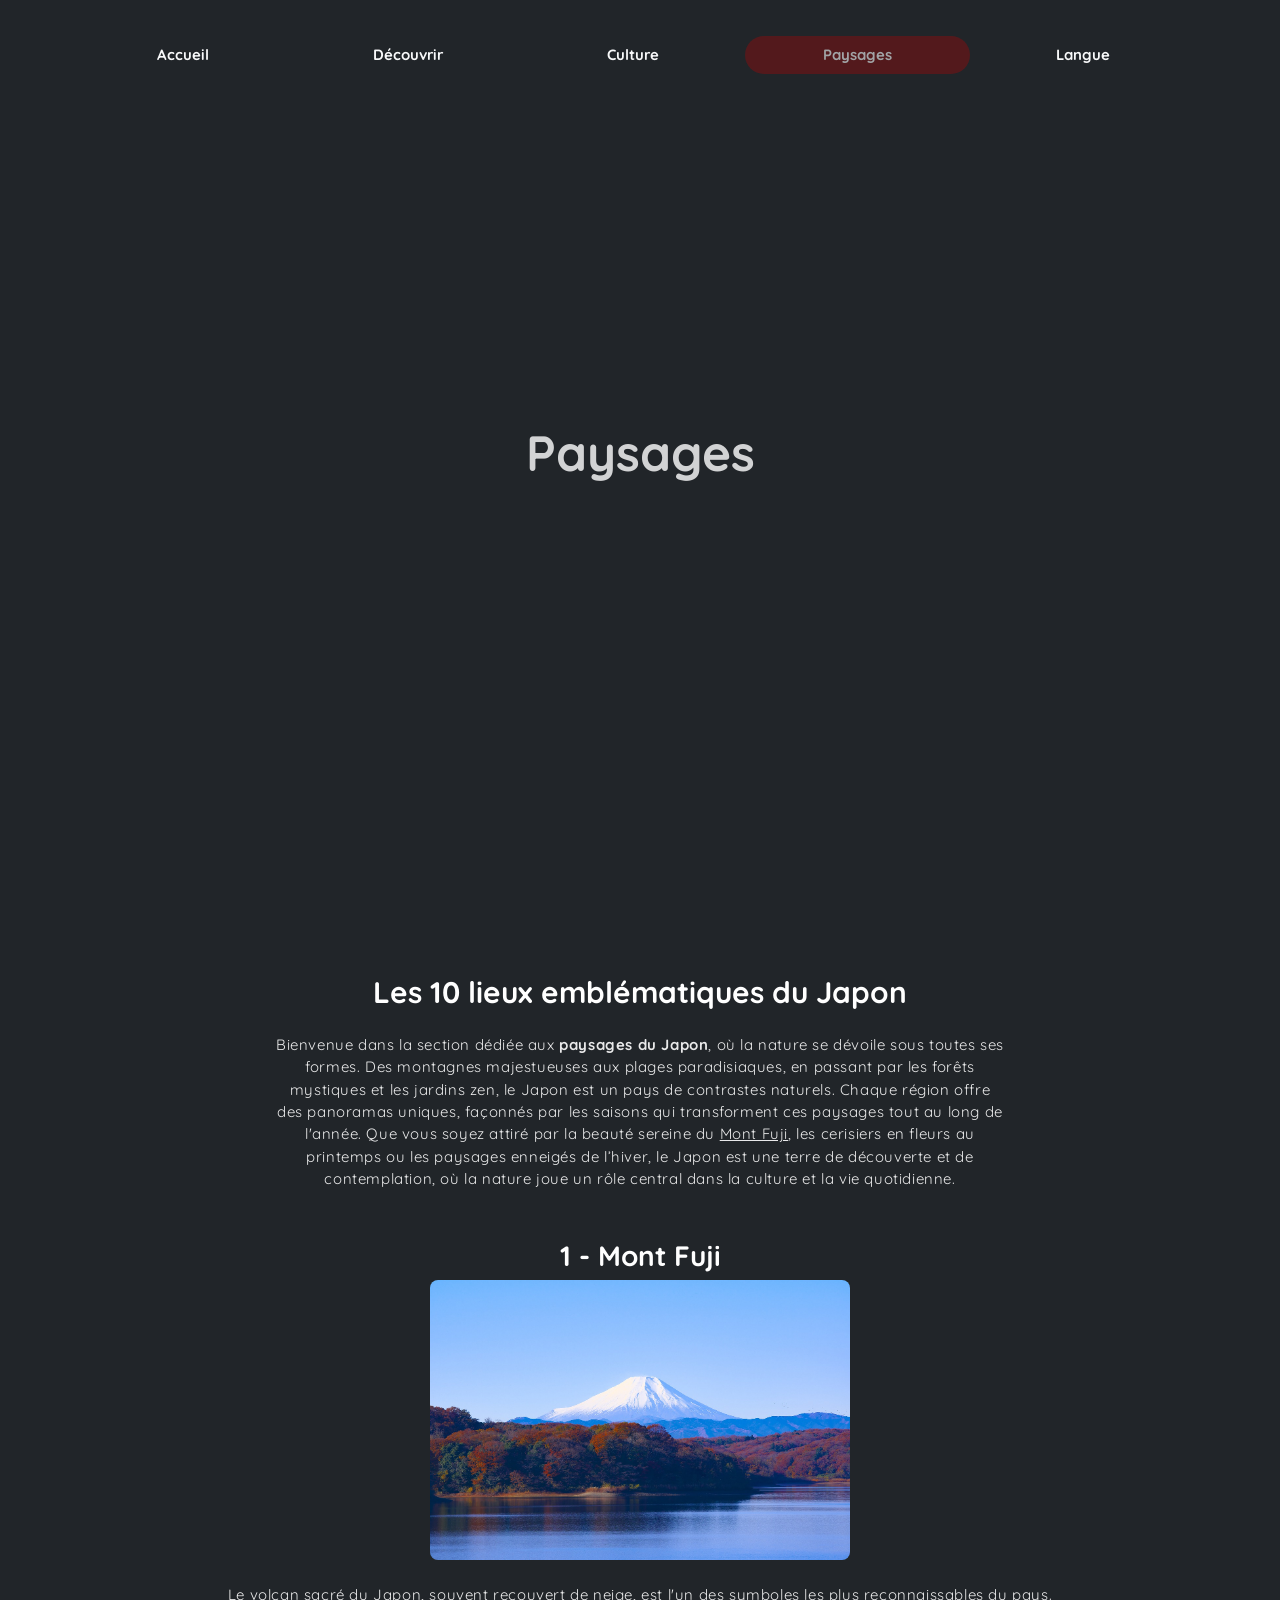
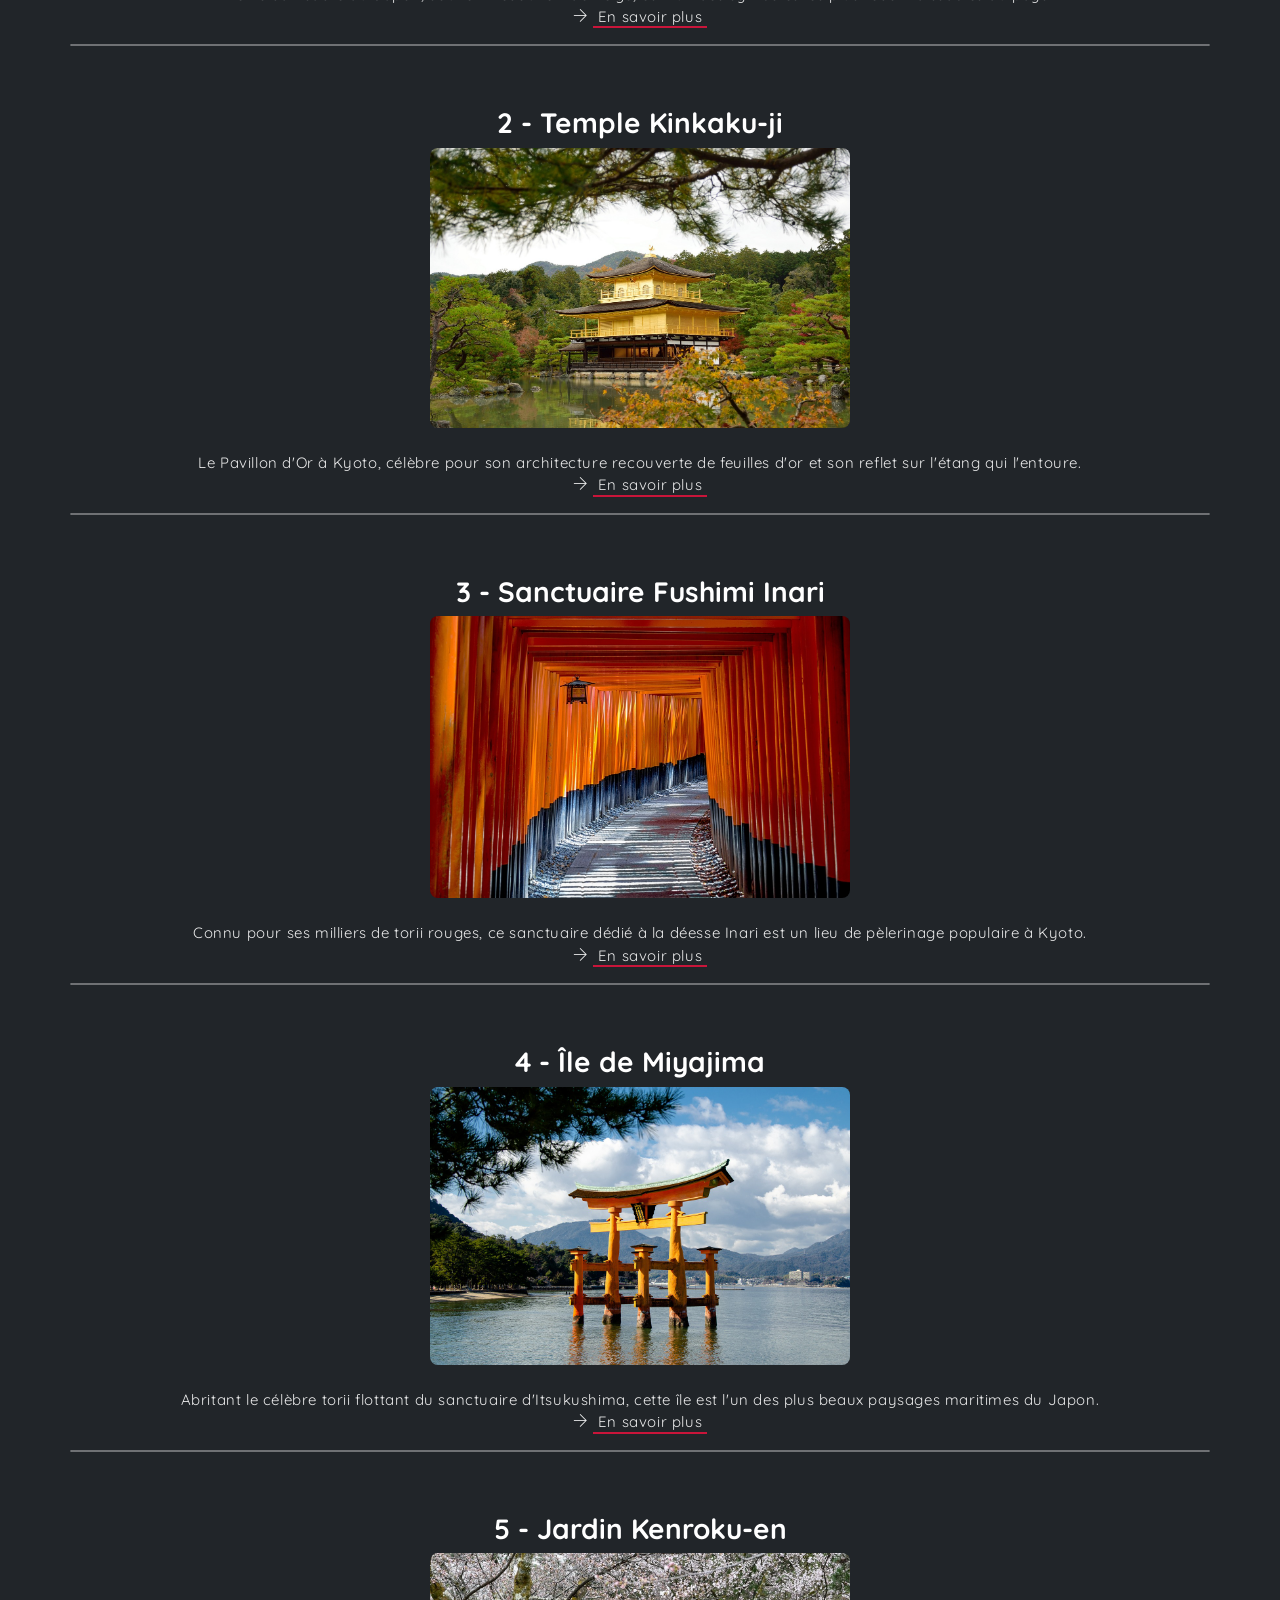
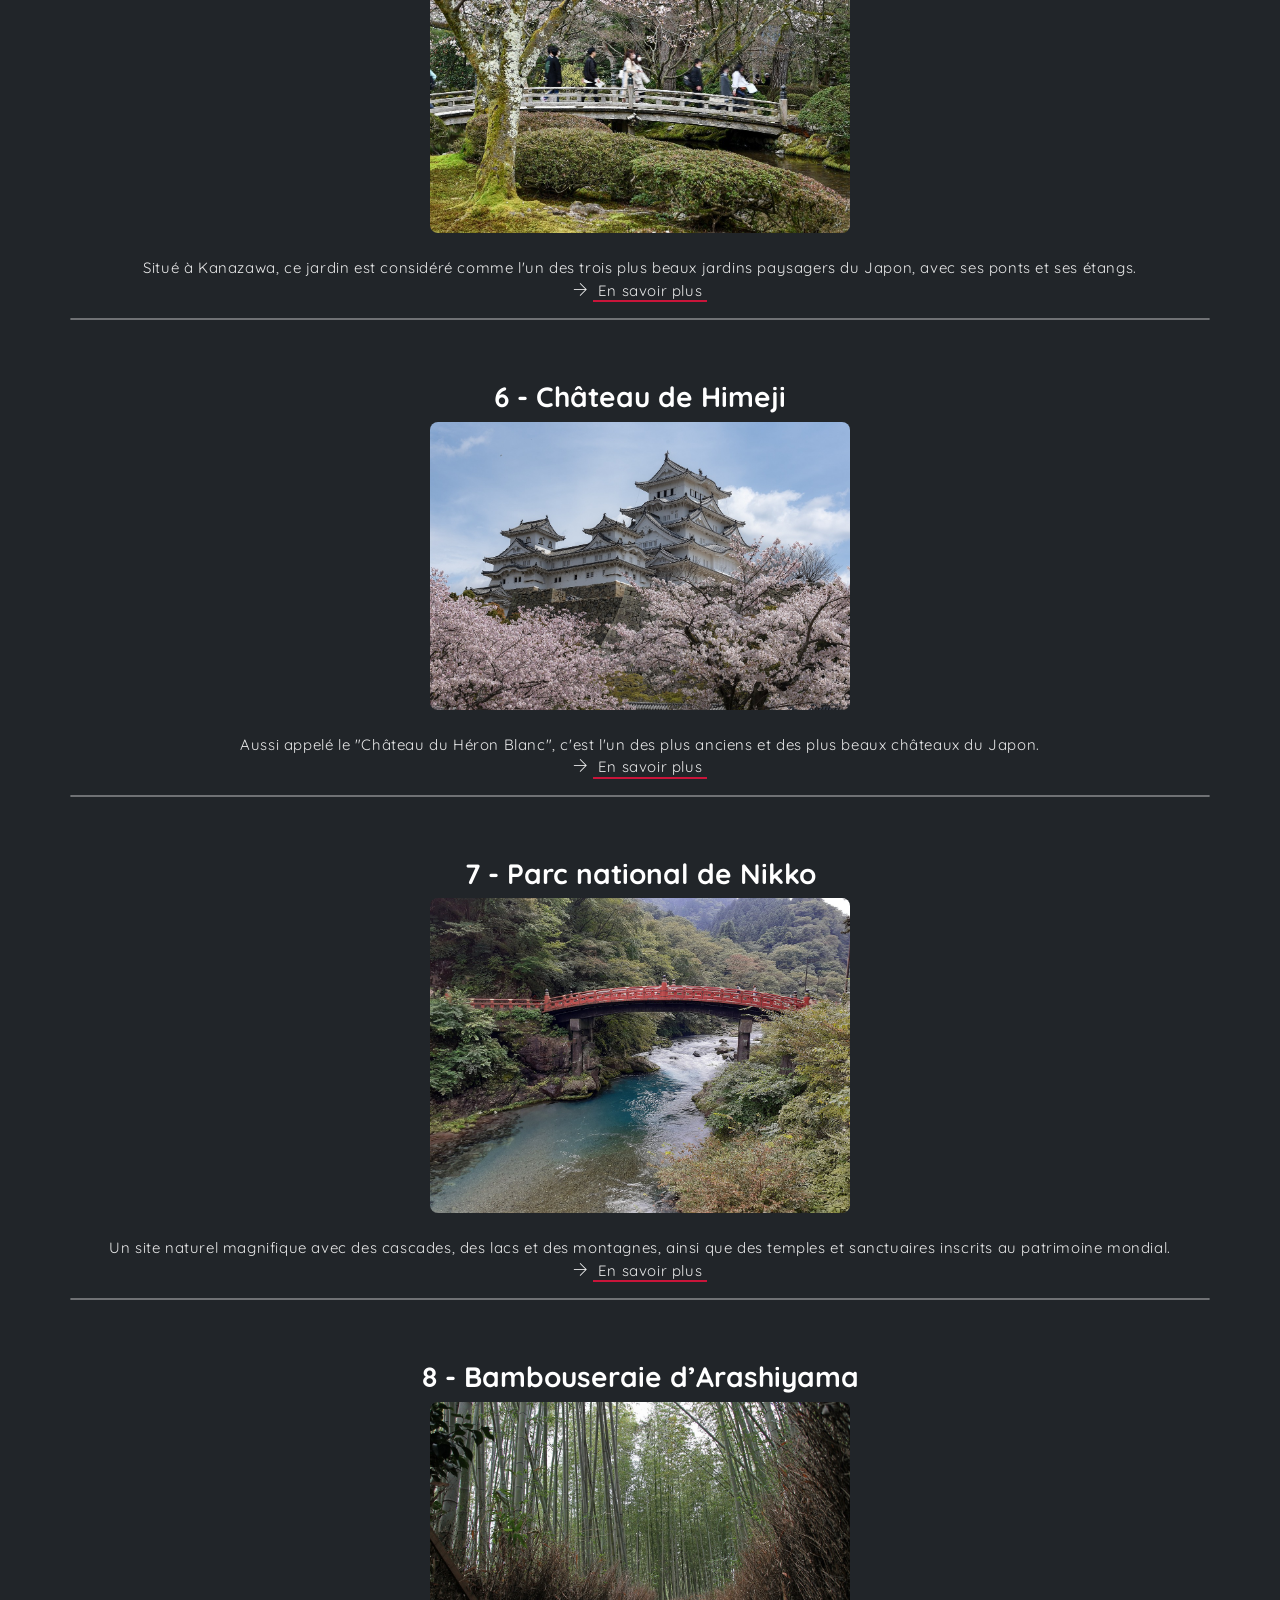
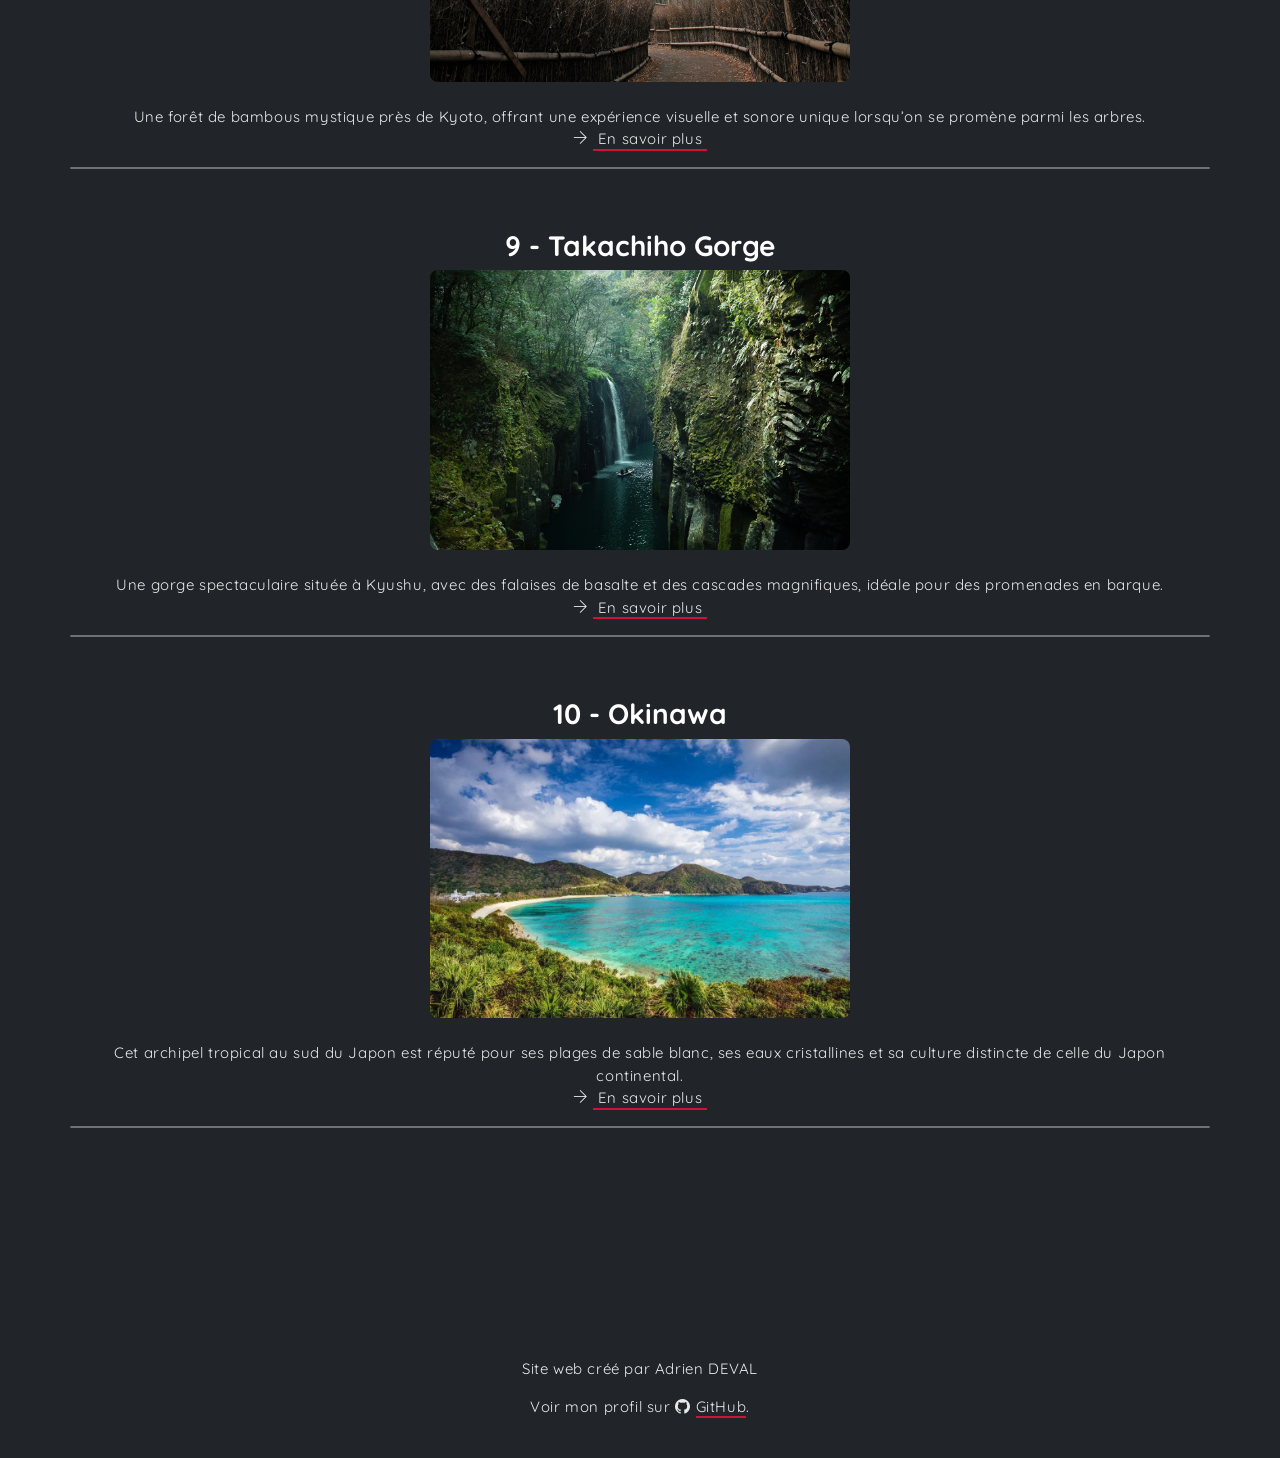
<file: paysages.html>
<!DOCTYPE html>
<html lang="fr">

<head>
    <meta charset="utf-8">
    <meta name="viewport" content="width=device-width, initial-scale=1, shrink-to-fit=no">
    <title>Paysages - Japon</title>

    <link rel="stylesheet" href="assets/vendors/themify-icons/css/themify-icons.css">

    <link rel="stylesheet" href="assets/css/dorang.css">

    <link rel="shortcut icon" href="https://i.postimg.cc/gkh2PCHg/logo-japan.png" type="image/x-icon">

</head>

<body data-spy="scroll" data-target=".navbar" data-offset="40" id="home" class="dark-theme">

    <nav class="page-navbar" data-spy="affix" data-offset-top="10">
        <ul class="nav-navbar container">
            <li class="nav-item"><a href="index.html" class="nav-link">Accueil</a></li>
            <li class="nav-item"><a href="decouvrir.html" class="nav-link">Découvrir</a></li>
            <li class="nav-item"><a href="culture.html" class="nav-link">Culture</a></li>
            <li class="nav-item"><a href="paysages.html" class="nav-link nav-active">Paysages</a></li>
            <li class="nav-item"><a href="langue.html" class="nav-link">Langue</a></li>
        </ul>
    </nav>

    <header class="header">
        <div class="overlay"></div>
        <div class="header-content">
            <h1 class="header-title">Paysages</h1>
        </div>
    </header>

    <br id="discoverTitle">
    <div class="container page-container">
        <div class="col-md-10 col-lg-8 m-auto">
            <h6 class="title mb-4">Les 10 lieux emblématiques du Japon</h6>
            <p class="mb-5">Bienvenue dans la section dédiée aux <b>paysages du Japon</b>, où la nature se dévoile sous
                toutes ses formes. Des montagnes majestueuses aux plages paradisiaques, en passant par les forêts
                mystiques et les jardins zen, le Japon est un pays de contrastes naturels. Chaque région offre des
                panoramas uniques, façonnés par les saisons qui transforment ces paysages tout au long de l'année. Que
                vous soyez attiré par la beauté sereine du <u>Mont Fuji</u>, les cerisiers en fleurs au printemps ou les
                paysages enneigés de l’hiver, le Japon est une terre de découverte et de contemplation, où la nature
                joue un rôle central dans la culture et la vie quotidienne.</p>
        </div>


        <div class="mx-auto centeredText">
            <h3>1 - Mont Fuji</h3>
            <img src="assets/imgs/paysages/img1.jpg" class="discoverImage" title="Mont Fuji">
            <br>
            <br>
            <p>Le volcan sacré du Japon, souvent recouvert de neige, est l'un des symboles les plus reconnaissables du
                pays.<br><i class="ti-arrow-right"></i> <a href="https://fr.wikipedia.org/wiki/Mont_Fuji"
                    class="linkInText" target="_blank">&nbsp;En savoir plus&nbsp;</a></p>
            <hr class="separation-large">
            <br>
        </div>

        <div class="mx-auto centeredText">
            <h3>2 - Temple Kinkaku-ji</h3>
            <img src="assets/imgs/paysages/img2.jpg" class="discoverImage" title="Temple Kinkaku-ji">
            <br>
            <br>
            <p>Le Pavillon d'Or à Kyoto, célèbre pour son architecture recouverte de feuilles d'or et son reflet sur
                l'étang qui l'entoure.<br><i class="ti-arrow-right"></i> <a href="https://fr.wikipedia.org/wiki/Kinkaku-ji"
                    class="linkInText" target="_blank">&nbsp;En savoir plus&nbsp;</a></p>
            <hr class="separation-large">
            <br>
        </div>

        <div class="mx-auto centeredText">
            <h3>3 - Sanctuaire Fushimi Inari</h3>
            <img src="assets/imgs/paysages/img3.jpg" class="discoverImage" title="Sanctuaire Fushimi Inari">
            <br>
            <br>
            <p>Connu pour ses milliers de torii rouges, ce sanctuaire dédié à la déesse Inari est un lieu de pèlerinage
                populaire à Kyoto.<br><i class="ti-arrow-right"></i> <a href="https://fr.wikipedia.org/wiki/Fushimi_Inari-taisha"
                    class="linkInText" target="_blank">&nbsp;En savoir plus&nbsp;</a></p>
            <hr class="separation-large">
            <br>
        </div>

        <div class="mx-auto centeredText">
            <h3>4 - Île de Miyajima</h3>
            <img src="assets/imgs/paysages/img4.jpg" class="discoverImage" title="Île de Miyajima">
            <br>
            <br>
            <p>Abritant le célèbre torii flottant du sanctuaire d'Itsukushima, cette île est l'un des plus beaux
                paysages maritimes du Japon.<br><i class="ti-arrow-right"></i> <a
                    href="https://fr.wikipedia.org/wiki/Itsuku-shima" class="linkInText" target="_blank">&nbsp;En savoir plus&nbsp;</a></p>
            <hr class="separation-large">
            <br>
        </div>

        <div class="mx-auto centeredText">
            <h3>5 - Jardin Kenroku-en</h3>
            <img src="assets/imgs/paysages/img5.jpg" class="discoverImage" title="Jardin Kenroku-en">
            <br>
            <br>
            <p>Situé à Kanazawa, ce jardin est considéré comme l'un des trois plus beaux jardins paysagers du Japon,
                avec ses ponts et ses étangs.<br><i class="ti-arrow-right"></i> <a
                    href="https://fr.wikipedia.org/wiki/Kenroku-en" class="linkInText" target="_blank">&nbsp;En savoir plus&nbsp;</a></p>
            <hr class="separation-large">
            <br>
        </div>

        <div class="mx-auto centeredText">
            <h3>6 - Château de Himeji</h3>
            <img src="assets/imgs/paysages/img6.jpg" class="discoverImage" title="Château de Himeji">
            <br>
            <br>
            <p>Aussi appelé le "Château du Héron Blanc", c'est l'un des plus anciens et des plus beaux châteaux du
                Japon.<br><i class="ti-arrow-right"></i> <a href="https://fr.wikipedia.org/wiki/Ch%C3%A2teau_de_Himeji"
                    class="linkInText" target="_blank">&nbsp;En savoir plus&nbsp;</a></p>
            <hr class="separation-large">
            <br>
        </div>

        <div class="mx-auto centeredText">
            <h3>7 - Parc national de Nikko</h3>
            <img src="assets/imgs/paysages/img7.jpg" class="discoverImage" title="Parc national de Nikko">
            <br>
            <br>
            <p>Un site naturel magnifique avec des cascades, des lacs et des montagnes, ainsi que des temples et
                sanctuaires inscrits au patrimoine mondial.<br><i class="ti-arrow-right"></i> <a
                    href="https://fr.wikipedia.org/wiki/Parc_national_de_Nikk%C5%8D" class="linkInText" target="_blank">&nbsp;En savoir plus&nbsp;</a></p>
            <hr class="separation-large">
            <br>
        </div>

        <div class="mx-auto centeredText">
            <h3>8 - Bambouseraie d’Arashiyama</h3>
            <img src="assets/imgs/paysages/img8.jpg" class="discoverImage" title="Bamboo Grove d’Arashiyama">
            <br>
            <br>
            <p>Une forêt de bambous mystique près de Kyoto, offrant une expérience visuelle et sonore unique lorsqu’on
                se promène parmi les arbres.<br><i class="ti-arrow-right"></i> <a
                    href="https://fr.wikipedia.org/wiki/Arashiyama" class="linkInText" target="_blank">&nbsp;En savoir plus&nbsp;</a></p>
            <hr class="separation-large">
            <br>
        </div>

        <div class="mx-auto centeredText">
            <h3>9 - Takachiho Gorge</h3>
            <img src="assets/imgs/paysages/img9.jpg" class="discoverImage" title="Takachiho Gorge">
            <br>
            <br>
            <p>Une gorge spectaculaire située à Kyushu, avec des falaises de basalte et des cascades magnifiques, idéale
                pour des promenades en barque.<br><i class="ti-arrow-right"></i> <a
                    href="https://fr.wikipedia.org/wiki/Takachiho" class="linkInText" target="_blank">&nbsp;En savoir plus&nbsp;</a></p>
            <hr class="separation-large">
            <br>
        </div>

        <div class="mx-auto centeredText">
            <h3>10 - Okinawa</h3>
            <img src="assets/imgs/paysages/img10.webp" class="discoverImage" title="Okinawa">
            <br>
            <br>
            <p>Cet archipel tropical au sud du Japon est réputé pour ses plages de sable blanc, ses eaux cristallines et
                sa culture distincte de celle du Japon continental.<br><i class="ti-arrow-right"></i> <a
                    href="https://fr.wikipedia.org/wiki/Archipel_Okinawa" class="linkInText" target="_blank">&nbsp;En savoir plus&nbsp;</a></p>
            <hr class="separation-large">
            <br>
        </div>

    </div>

    </div>

    <div class="contact-section">
        <div class="overlay"></div>
        <div class="container">
            <p align="center">Site web créé par Adrien DEVAL</p>
            <p>Voir mon profil sur <i class="bi bi-github"></i> <a href="https://github.com/adriendeval" class="linkInText" target="_blank" title="Ouvrir cette page dans un nouvel onglet">GitHub</a>.</p>
            <br>
        </div>
    </div>

    <script src="assets/vendors/jquery/jquery-3.4.1.js"></script>
    <script src="assets/vendors/bootstrap/bootstrap.bundle.js"></script>

    <script src="assets/vendors/bootstrap/bootstrap.affix.js"></script>

    <script src="assets/js/dorang.js"></script>

</body>

</html>
</file>
<file: assets/vendors/themify-icons/css/themify-icons.css>
@font-face {
	font-family: 'themify';
	src:url("../fonts/themify.eot?-fvbane");
	src:url("../fonts/themify.eot?#iefix-fvbane") format("embedded-opentype"),
		url("../fonts/themify.woff?-fvbane") format("woff"),
		url("../fonts/themify.ttf?-fvbane") format("truetype"),
		url("../fonts/themify.svg?-fvbane#themify") format("svg");
	font-weight: normal;
	font-style: normal;
}

[class^="ti-"], [class*=" ti-"] {
	font-family: 'themify';
	speak: none;
	font-style: normal;
	font-weight: normal;
	font-variant: normal;
	text-transform: none;
	line-height: 1;

	/* Better Font Rendering =========== */
	-webkit-font-smoothing: antialiased;
	-moz-osx-font-smoothing: grayscale;
}

.ti-wand:before {
	content: "\e600";
}
.ti-volume:before {
	content: "\e601";
}
.ti-user:before {
	content: "\e602";
}
.ti-unlock:before {
	content: "\e603";
}
.ti-unlink:before {
	content: "\e604";
}
.ti-trash:before {
	content: "\e605";
}
.ti-thought:before {
	content: "\e606";
}
.ti-target:before {
	content: "\e607";
}
.ti-tag:before {
	content: "\e608";
}
.ti-tablet:before {
	content: "\e609";
}
.ti-star:before {
	content: "\e60a";
}
.ti-spray:before {
	content: "\e60b";
}
.ti-signal:before {
	content: "\e60c";
}
.ti-shopping-cart:before {
	content: "\e60d";
}
.ti-shopping-cart-full:before {
	content: "\e60e";
}
.ti-settings:before {
	content: "\e60f";
}
.ti-search:before {
	content: "\e610";
}
.ti-zoom-in:before {
	content: "\e611";
}
.ti-zoom-out:before {
	content: "\e612";
}
.ti-cut:before {
	content: "\e613";
}
.ti-ruler:before {
	content: "\e614";
}
.ti-ruler-pencil:before {
	content: "\e615";
}
.ti-ruler-alt:before {
	content: "\e616";
}
.ti-bookmark:before {
	content: "\e617";
}
.ti-bookmark-alt:before {
	content: "\e618";
}
.ti-reload:before {
	content: "\e619";
}
.ti-plus:before {
	content: "\e61a";
}
.ti-pin:before {
	content: "\e61b";
}
.ti-pencil:before {
	content: "\e61c";
}
.ti-pencil-alt:before {
	content: "\e61d";
}
.ti-paint-roller:before {
	content: "\e61e";
}
.ti-paint-bucket:before {
	content: "\e61f";
}
.ti-na:before {
	content: "\e620";
}
.ti-mobile:before {
	content: "\e621";
}
.ti-minus:before {
	content: "\e622";
}
.ti-medall:before {
	content: "\e623";
}
.ti-medall-alt:before {
	content: "\e624";
}
.ti-marker:before {
	content: "\e625";
}
.ti-marker-alt:before {
	content: "\e626";
}
.ti-arrow-up:before {
	content: "\e627";
}
.ti-arrow-right:before {
	content: "\e628";
}
.ti-arrow-left:before {
	content: "\e629";
}
.ti-arrow-down:before {
	content: "\e62a";
}
.ti-lock:before {
	content: "\e62b";
}
.ti-location-arrow:before {
	content: "\e62c";
}
.ti-link:before {
	content: "\e62d";
}
.ti-layout:before {
	content: "\e62e";
}
.ti-layers:before {
	content: "\e62f";
}
.ti-layers-alt:before {
	content: "\e630";
}
.ti-key:before {
	content: "\e631";
}
.ti-import:before {
	content: "\e632";
}
.ti-image:before {
	content: "\e633";
}
.ti-heart:before {
	content: "\e634";
}
.ti-heart-broken:before {
	content: "\e635";
}
.ti-hand-stop:before {
	content: "\e636";
}
.ti-hand-open:before {
	content: "\e637";
}
.ti-hand-drag:before {
	content: "\e638";
}
.ti-folder:before {
	content: "\e639";
}
.ti-flag:before {
	content: "\e63a";
}
.ti-flag-alt:before {
	content: "\e63b";
}
.ti-flag-alt-2:before {
	content: "\e63c";
}
.ti-eye:before {
	content: "\e63d";
}
.ti-export:before {
	content: "\e63e";
}
.ti-exchange-vertical:before {
	content: "\e63f";
}
.ti-desktop:before {
	content: "\e640";
}
.ti-cup:before {
	content: "\e641";
}
.ti-crown:before {
	content: "\e642";
}
.ti-comments:before {
	content: "\e643";
}
.ti-comment:before {
	content: "\e644";
}
.ti-comment-alt:before {
	content: "\e645";
}
.ti-close:before {
	content: "\e646";
}
.ti-clip:before {
	content: "\e647";
}
.ti-angle-up:before {
	content: "\e648";
}
.ti-angle-right:before {
	content: "\e649";
}
.ti-angle-left:before {
	content: "\e64a";
}
.ti-angle-down:before {
	content: "\e64b";
}
.ti-check:before {
	content: "\e64c";
}
.ti-check-box:before {
	content: "\e64d";
}
.ti-camera:before {
	content: "\e64e";
}
.ti-announcement:before {
	content: "\e64f";
}
.ti-brush:before {
	content: "\e650";
}
.ti-briefcase:before {
	content: "\e651";
}
.ti-bolt:before {
	content: "\e652";
}
.ti-bolt-alt:before {
	content: "\e653";
}
.ti-blackboard:before {
	content: "\e654";
}
.ti-bag:before {
	content: "\e655";
}
.ti-move:before {
	content: "\e656";
}
.ti-arrows-vertical:before {
	content: "\e657";
}
.ti-arrows-horizontal:before {
	content: "\e658";
}
.ti-fullscreen:before {
	content: "\e659";
}
.ti-arrow-top-right:before {
	content: "\e65a";
}
.ti-arrow-top-left:before {
	content: "\e65b";
}
.ti-arrow-circle-up:before {
	content: "\e65c";
}
.ti-arrow-circle-right:before {
	content: "\e65d";
}
.ti-arrow-circle-left:before {
	content: "\e65e";
}
.ti-arrow-circle-down:before {
	content: "\e65f";
}
.ti-angle-double-up:before {
	content: "\e660";
}
.ti-angle-double-right:before {
	content: "\e661";
}
.ti-angle-double-left:before {
	content: "\e662";
}
.ti-angle-double-down:before {
	content: "\e663";
}
.ti-zip:before {
	content: "\e664";
}
.ti-world:before {
	content: "\e665";
}
.ti-wheelchair:before {
	content: "\e666";
}
.ti-view-list:before {
	content: "\e667";
}
.ti-view-list-alt:before {
	content: "\e668";
}
.ti-view-grid:before {
	content: "\e669";
}
.ti-uppercase:before {
	content: "\e66a";
}
.ti-upload:before {
	content: "\e66b";
}
.ti-underline:before {
	content: "\e66c";
}
.ti-truck:before {
	content: "\e66d";
}
.ti-timer:before {
	content: "\e66e";
}
.ti-ticket:before {
	content: "\e66f";
}
.ti-thumb-up:before {
	content: "\e670";
}
.ti-thumb-down:before {
	content: "\e671";
}
.ti-text:before {
	content: "\e672";
}
.ti-stats-up:before {
	content: "\e673";
}
.ti-stats-down:before {
	content: "\e674";
}
.ti-split-v:before {
	content: "\e675";
}
.ti-split-h:before {
	content: "\e676";
}
.ti-smallcap:before {
	content: "\e677";
}
.ti-shine:before {
	content: "\e678";
}
.ti-shift-right:before {
	content: "\e679";
}
.ti-shift-left:before {
	content: "\e67a";
}
.ti-shield:before {
	content: "\e67b";
}
.ti-notepad:before {
	content: "\e67c";
}
.ti-server:before {
	content: "\e67d";
}
.ti-quote-right:before {
	content: "\e67e";
}
.ti-quote-left:before {
	content: "\e67f";
}
.ti-pulse:before {
	content: "\e680";
}
.ti-printer:before {
	content: "\e681";
}
.ti-power-off:before {
	content: "\e682";
}
.ti-plug:before {
	content: "\e683";
}
.ti-pie-chart:before {
	content: "\e684";
}
.ti-paragraph:before {
	content: "\e685";
}
.ti-panel:before {
	content: "\e686";
}
.ti-package:before {
	content: "\e687";
}
.ti-music:before {
	content: "\e688";
}
.ti-music-alt:before {
	content: "\e689";
}
.ti-mouse:before {
	content: "\e68a";
}
.ti-mouse-alt:before {
	content: "\e68b";
}
.ti-money:before {
	content: "\e68c";
}
.ti-microphone:before {
	content: "\e68d";
}
.ti-menu:before {
	content: "\e68e";
}
.ti-menu-alt:before {
	content: "\e68f";
}
.ti-map:before {
	content: "\e690";
}
.ti-map-alt:before {
	content: "\e691";
}
.ti-loop:before {
	content: "\e692";
}
.ti-location-pin:before {
	content: "\e693";
}
.ti-list:before {
	content: "\e694";
}
.ti-light-bulb:before {
	content: "\e695";
}
.ti-Italic:before {
	content: "\e696";
}
.ti-info:before {
	content: "\e697";
}
.ti-infinite:before {
	content: "\e698";
}
.ti-id-badge:before {
	content: "\e699";
}
.ti-hummer:before {
	content: "\e69a";
}
.ti-home:before {
	content: "\e69b";
}
.ti-help:before {
	content: "\e69c";
}
.ti-headphone:before {
	content: "\e69d";
}
.ti-harddrives:before {
	content: "\e69e";
}
.ti-harddrive:before {
	content: "\e69f";
}
.ti-gift:before {
	content: "\e6a0";
}
.ti-game:before {
	content: "\e6a1";
}
.ti-filter:before {
	content: "\e6a2";
}
.ti-files:before {
	content: "\e6a3";
}
.ti-file:before {
	content: "\e6a4";
}
.ti-eraser:before {
	content: "\e6a5";
}
.ti-envelope:before {
	content: "\e6a6";
}
.ti-download:before {
	content: "\e6a7";
}
.ti-direction:before {
	content: "\e6a8";
}
.ti-direction-alt:before {
	content: "\e6a9";
}
.ti-dashboard:before {
	content: "\e6aa";
}
.ti-control-stop:before {
	content: "\e6ab";
}
.ti-control-shuffle:before {
	content: "\e6ac";
}
.ti-control-play:before {
	content: "\e6ad";
}
.ti-control-pause:before {
	content: "\e6ae";
}
.ti-control-forward:before {
	content: "\e6af";
}
.ti-control-backward:before {
	content: "\e6b0";
}
.ti-cloud:before {
	content: "\e6b1";
}
.ti-cloud-up:before {
	content: "\e6b2";
}
.ti-cloud-down:before {
	content: "\e6b3";
}
.ti-clipboard:before {
	content: "\e6b4";
}
.ti-car:before {
	content: "\e6b5";
}
.ti-calendar:before {
	content: "\e6b6";
}
.ti-book:before {
	content: "\e6b7";
}
.ti-bell:before {
	content: "\e6b8";
}
.ti-basketball:before {
	content: "\e6b9";
}
.ti-bar-chart:before {
	content: "\e6ba";
}
.ti-bar-chart-alt:before {
	content: "\e6bb";
}
.ti-back-right:before {
	content: "\e6bc";
}
.ti-back-left:before {
	content: "\e6bd";
}
.ti-arrows-corner:before {
	content: "\e6be";
}
.ti-archive:before {
	content: "\e6bf";
}
.ti-anchor:before {
	content: "\e6c0";
}
.ti-align-right:before {
	content: "\e6c1";
}
.ti-align-left:before {
	content: "\e6c2";
}
.ti-align-justify:before {
	content: "\e6c3";
}
.ti-align-center:before {
	content: "\e6c4";
}
.ti-alert:before {
	content: "\e6c5";
}
.ti-alarm-clock:before {
	content: "\e6c6";
}
.ti-agenda:before {
	content: "\e6c7";
}
.ti-write:before {
	content: "\e6c8";
}
.ti-window:before {
	content: "\e6c9";
}
.ti-widgetized:before {
	content: "\e6ca";
}
.ti-widget:before {
	content: "\e6cb";
}
.ti-widget-alt:before {
	content: "\e6cc";
}
.ti-wallet:before {
	content: "\e6cd";
}
.ti-video-clapper:before {
	content: "\e6ce";
}
.ti-video-camera:before {
	content: "\e6cf";
}
.ti-vector:before {
	content: "\e6d0";
}
.ti-themify-logo:before {
	content: "\e6d1";
}
.ti-themify-favicon:before {
	content: "\e6d2";
}
.ti-themify-favicon-alt:before {
	content: "\e6d3";
}
.ti-support:before {
	content: "\e6d4";
}
.ti-stamp:before {
	content: "\e6d5";
}
.ti-split-v-alt:before {
	content: "\e6d6";
}
.ti-slice:before {
	content: "\e6d7";
}
.ti-shortcode:before {
	content: "\e6d8";
}
.ti-shift-right-alt:before {
	content: "\e6d9";
}
.ti-shift-left-alt:before {
	content: "\e6da";
}
.ti-ruler-alt-2:before {
	content: "\e6db";
}
.ti-receipt:before {
	content: "\e6dc";
}
.ti-pin2:before {
	content: "\e6dd";
}
.ti-pin-alt:before {
	content: "\e6de";
}
.ti-pencil-alt2:before {
	content: "\e6df";
}
.ti-palette:before {
	content: "\e6e0";
}
.ti-more:before {
	content: "\e6e1";
}
.ti-more-alt:before {
	content: "\e6e2";
}
.ti-microphone-alt:before {
	content: "\e6e3";
}
.ti-magnet:before {
	content: "\e6e4";
}
.ti-line-double:before {
	content: "\e6e5";
}
.ti-line-dotted:before {
	content: "\e6e6";
}
.ti-line-dashed:before {
	content: "\e6e7";
}
.ti-layout-width-full:before {
	content: "\e6e8";
}
.ti-layout-width-default:before {
	content: "\e6e9";
}
.ti-layout-width-default-alt:before {
	content: "\e6ea";
}
.ti-layout-tab:before {
	content: "\e6eb";
}
.ti-layout-tab-window:before {
	content: "\e6ec";
}
.ti-layout-tab-v:before {
	content: "\e6ed";
}
.ti-layout-tab-min:before {
	content: "\e6ee";
}
.ti-layout-slider:before {
	content: "\e6ef";
}
.ti-layout-slider-alt:before {
	content: "\e6f0";
}
.ti-layout-sidebar-right:before {
	content: "\e6f1";
}
.ti-layout-sidebar-none:before {
	content: "\e6f2";
}
.ti-layout-sidebar-left:before {
	content: "\e6f3";
}
.ti-layout-placeholder:before {
	content: "\e6f4";
}
.ti-layout-menu:before {
	content: "\e6f5";
}
.ti-layout-menu-v:before {
	content: "\e6f6";
}
.ti-layout-menu-separated:before {
	content: "\e6f7";
}
.ti-layout-menu-full:before {
	content: "\e6f8";
}
.ti-layout-media-right-alt:before {
	content: "\e6f9";
}
.ti-layout-media-right:before {
	content: "\e6fa";
}
.ti-layout-media-overlay:before {
	content: "\e6fb";
}
.ti-layout-media-overlay-alt:before {
	content: "\e6fc";
}
.ti-layout-media-overlay-alt-2:before {
	content: "\e6fd";
}
.ti-layout-media-left-alt:before {
	content: "\e6fe";
}
.ti-layout-media-left:before {
	content: "\e6ff";
}
.ti-layout-media-center-alt:before {
	content: "\e700";
}
.ti-layout-media-center:before {
	content: "\e701";
}
.ti-layout-list-thumb:before {
	content: "\e702";
}
.ti-layout-list-thumb-alt:before {
	content: "\e703";
}
.ti-layout-list-post:before {
	content: "\e704";
}
.ti-layout-list-large-image:before {
	content: "\e705";
}
.ti-layout-line-solid:before {
	content: "\e706";
}
.ti-layout-grid4:before {
	content: "\e707";
}
.ti-layout-grid3:before {
	content: "\e708";
}
.ti-layout-grid2:before {
	content: "\e709";
}
.ti-layout-grid2-thumb:before {
	content: "\e70a";
}
.ti-layout-cta-right:before {
	content: "\e70b";
}
.ti-layout-cta-left:before {
	content: "\e70c";
}
.ti-layout-cta-center:before {
	content: "\e70d";
}
.ti-layout-cta-btn-right:before {
	content: "\e70e";
}
.ti-layout-cta-btn-left:before {
	content: "\e70f";
}
.ti-layout-column4:before {
	content: "\e710";
}
.ti-layout-column3:before {
	content: "\e711";
}
.ti-layout-column2:before {
	content: "\e712";
}
.ti-layout-accordion-separated:before {
	content: "\e713";
}
.ti-layout-accordion-merged:before {
	content: "\e714";
}
.ti-layout-accordion-list:before {
	content: "\e715";
}
.ti-ink-pen:before {
	content: "\e716";
}
.ti-info-alt:before {
	content: "\e717";
}
.ti-help-alt:before {
	content: "\e718";
}
.ti-headphone-alt:before {
	content: "\e719";
}
.ti-hand-point-up:before {
	content: "\e71a";
}
.ti-hand-point-right:before {
	content: "\e71b";
}
.ti-hand-point-left:before {
	content: "\e71c";
}
.ti-hand-point-down:before {
	content: "\e71d";
}
.ti-gallery:before {
	content: "\e71e";
}
.ti-face-smile:before {
	content: "\e71f";
}
.ti-face-sad:before {
	content: "\e720";
}
.ti-credit-card:before {
	content: "\e721";
}
.ti-control-skip-forward:before {
	content: "\e722";
}
.ti-control-skip-backward:before {
	content: "\e723";
}
.ti-control-record:before {
	content: "\e724";
}
.ti-control-eject:before {
	content: "\e725";
}
.ti-comments-smiley:before {
	content: "\e726";
}
.ti-brush-alt:before {
	content: "\e727";
}
.ti-youtube:before {
	content: "\e728";
}
.ti-vimeo:before {
	content: "\e729";
}
.ti-twitter:before {
	content: "\e72a";
}
.ti-time:before {
	content: "\e72b";
}
.ti-tumblr:before {
	content: "\e72c";
}
.ti-skype:before {
	content: "\e72d";
}
.ti-share:before {
	content: "\e72e";
}
.ti-share-alt:before {
	content: "\e72f";
}
.ti-rocket:before {
	content: "\e730";
}
.ti-pinterest:before {
	content: "\e731";
}
.ti-new-window:before {
	content: "\e732";
}
.ti-microsoft:before {
	content: "\e733";
}
.ti-list-ol:before {
	content: "\e734";
}
.ti-linkedin:before {
	content: "\e735";
}
.ti-layout-sidebar-2:before {
	content: "\e736";
}
.ti-layout-grid4-alt:before {
	content: "\e737";
}
.ti-layout-grid3-alt:before {
	content: "\e738";
}
.ti-layout-grid2-alt:before {
	content: "\e739";
}
.ti-layout-column4-alt:before {
	content: "\e73a";
}
.ti-layout-column3-alt:before {
	content: "\e73b";
}
.ti-layout-column2-alt:before {
	content: "\e73c";
}
.ti-instagram:before {
	content: "\e73d";
}
.ti-google:before {
	content: "\e73e";
}
.ti-github:before {
	content: "\e73f";
}
.ti-flickr:before {
	content: "\e740";
}
.ti-facebook:before {
	content: "\e741";
}
.ti-dropbox:before {
	content: "\e742";
}
.ti-dribbble:before {
	content: "\e743";
}
.ti-apple:before {
	content: "\e744";
}
.ti-android:before {
	content: "\e745";
}
.ti-save:before {
	content: "\e746";
}
.ti-save-alt:before {
	content: "\e747";
}
.ti-yahoo:before {
	content: "\e748";
}
.ti-wordpress:before {
	content: "\e749";
}
.ti-vimeo-alt:before {
	content: "\e74a";
}
.ti-twitter-alt:before {
	content: "\e74b";
}
.ti-tumblr-alt:before {
	content: "\e74c";
}
.ti-trello:before {
	content: "\e74d";
}
.ti-stack-overflow:before {
	content: "\e74e";
}
.ti-soundcloud:before {
	content: "\e74f";
}
.ti-sharethis:before {
	content: "\e750";
}
.ti-sharethis-alt:before {
	content: "\e751";
}
.ti-reddit:before {
	content: "\e752";
}
.ti-pinterest-alt:before {
	content: "\e753";
}
.ti-microsoft-alt:before {
	content: "\e754";
}
.ti-linux:before {
	content: "\e755";
}
.ti-jsfiddle:before {
	content: "\e756";
}
.ti-joomla:before {
	content: "\e757";
}
.ti-html5:before {
	content: "\e758";
}
.ti-flickr-alt:before {
	content: "\e759";
}
.ti-email:before {
	content: "\e75a";
}
.ti-drupal:before {
	content: "\e75b";
}
.ti-dropbox-alt:before {
	content: "\e75c";
}
.ti-css3:before {
	content: "\e75d";
}
.ti-rss:before {
	content: "\e75e";
}
.ti-rss-alt:before {
	content: "\e75f";
}
</file>
<file: assets/css/dorang.css>
@import url("https://fonts.googleapis.com/css?family=Quicksand:300,400,500,700");
@import url("https://cdn.jsdelivr.net/npm/bootstrap-icons@1.11.3/font/bootstrap-icons.min.css");

:root {
  --blue: #007bff;
  --indigo: #6610f2;
  --purple: #6f42c1;
  --pink: #e83e8c;
  --red: #dc3545;
  --orange: #fd7e14;
  --yellow: #ffc107;
  --green: #28a745;
  --teal: #20c997;
  --cyan: #17a2b8;
  --white: #fff;
  --gray: #6c757d;
  --gray-dark: #343a40;
  --primary: #007bff;
  --secondary: #6c757d;
  --success: #28a745;
  --info: #17a2b8;
  --warning: #ffc107;
  --danger: #dc3545;
  --light: #f8f9fa;
  --dark: #343a40;
  --breakpoint-xs: 0;
  --breakpoint-sm: 576px;
  --breakpoint-md: 768px;
  --breakpoint-lg: 992px;
  --breakpoint-xl: 1200px;
  --font-family-sans-serif: "Quicksand", sans-serif;
  --font-family-monospace: SFMono-Regular, Menlo, Monaco, Consolas, "Liberation Mono", "Courier New", monospace;
}

::selection {
  background-color: crimson;
}

*,
*::before,
*::after {
  box-sizing: border-box;
}

html {
  font-family: sans-serif;
  line-height: 1.15;
  -webkit-text-size-adjust: 100%;
  -webkit-tap-highlight-color: rgba(0, 0, 0, 0);
  scroll-behavior: smooth;
}

article,
aside,
figcaption,
figure,
footer,
header,
hgroup,
main,
nav,
section {
  display: block;
}

.textOnImg {
  margin-left: 25px;
  margin-right: 25px;
  font-size: smaller;
}

body {
  margin: 0;
  font-family: "Quicksand", sans-serif;
  font-size: 1rem;
  font-weight: 400;
  line-height: 1.5;
  color: #212529;
  text-align: left;
  background-color: #fff;
}

[tabindex="-1"]:focus {
  outline: 0 !important;
}

hr {
  box-sizing: content-box;
  height: 0;
  overflow: visible;
}

h1,
h2,
h3,
h4,
h5,
h6 {
  margin-top: 0;
  margin-bottom: 0.5rem;
}

p {
  margin-top: 0;
  margin-bottom: 1rem;
}

abbr[title],
abbr[data-original-title] {
  text-decoration: underline;
  -webkit-text-decoration: underline dotted;
  text-decoration: underline dotted;
  cursor: help;
  border-bottom: 0;
  -webkit-text-decoration-skip-ink: none;
  text-decoration-skip-ink: none;
}

address {
  margin-bottom: 1rem;
  font-style: normal;
  line-height: inherit;
}

ol,
ul,
dl {
  margin-top: 0;
  margin-bottom: 1rem;
}

ol ol,
ul ul,
ol ul,
ul ol {
  margin-bottom: 0;
}

dt {
  font-weight: 700;
}

dd {
  margin-bottom: .5rem;
  margin-left: 0;
}

blockquote {
  margin: 0 0 1rem;
}

b,
strong {
  font-weight: bolder;
}

small {
  font-size: 80%;
}

sub,
sup {
  position: relative;
  font-size: 75%;
  line-height: 0;
  vertical-align: baseline;
}

sub {
  bottom: -.25em;
}

sup {
  top: -.5em;
}

a {
  color: crimson;
  text-decoration: none;
  background-color: transparent;
}

a:hover {
  color: rgb(196, 22, 57);
  text-decoration: none;
}

a:not([href]):not([tabindex]) {
  color: inherit;
  text-decoration: none;
}

a:not([href]):not([tabindex]):hover,
a:not([href]):not([tabindex]):focus {
  color: inherit;
  text-decoration: none;
}

a:not([href]):not([tabindex]):focus {
  outline: 0;
}

pre,
code,
kbd,
samp {
  font-family: SFMono-Regular, Menlo, Monaco, Consolas, "Liberation Mono", "Courier New", monospace;
  font-size: 1em;
}

pre {
  margin-top: 0;
  margin-bottom: 1rem;
  overflow: auto;
}

figure {
  margin: 0 0 1rem;
}

img {
  vertical-align: middle;
  border-style: none;
}

svg {
  overflow: hidden;
  vertical-align: middle;
}

table {
  border-collapse: collapse;
}

caption {
  padding-top: 0.75rem;
  padding-bottom: 0.75rem;
  color: #6c757d;
  text-align: left;
  caption-side: bottom;
}

th {
  text-align: inherit;
}

label {
  display: inline-block;
  margin-bottom: 0.5rem;
}

button {
  border-radius: 0;
}

button:focus {
  outline: 1px dotted;
  outline: 5px auto -webkit-focus-ring-color;
}

input,
button,
select,
optgroup,
textarea {
  margin: 0;
  font-family: inherit;
  font-size: inherit;
  line-height: inherit;
}

button,
input {
  overflow: visible;
}

button,
select {
  text-transform: none;
}

select {
  word-wrap: normal;
}

button:not(:disabled),
[type="button"]:not(:disabled),
[type="reset"]:not(:disabled),
[type="submit"]:not(:disabled) {
  cursor: pointer;
}

button::-moz-focus-inner,
[type="button"]::-moz-focus-inner,
[type="reset"]::-moz-focus-inner,
[type="submit"]::-moz-focus-inner {
  padding: 0;
  border-style: none;
}

input[type="radio"],
input[type="checkbox"] {
  box-sizing: border-box;
  padding: 0;
}

textarea {
  overflow: auto;
  resize: vertical;
}

fieldset {
  min-width: 0;
  padding: 0;
  margin: 0;
  border: 0;
}

legend {
  display: block;
  width: 100%;
  max-width: 100%;
  padding: 0;
  margin-bottom: .5rem;
  font-size: 1.5rem;
  line-height: inherit;
  color: inherit;
  white-space: normal;
}

progress {
  vertical-align: baseline;
}

[type="number"]::-webkit-inner-spin-button,
[type="number"]::-webkit-outer-spin-button {
  height: auto;
}

[type="search"]::-webkit-search-decoration {
  -webkit-appearance: none;
}

::-webkit-file-upload-button {
  font: inherit;
  -webkit-appearance: button;
}

output {
  display: inline-block;
}

summary {
  display: list-item;
  cursor: pointer;
}

template {
  display: none;
}

[hidden] {
  display: none !important;
}

h1,
h2,
h3,
h4,
h5,
h6,
.h1,
.h2,
.h3,
.h4,
.h5,
.h6 {
  margin-bottom: 0.5rem;
  font-weight: 500;
  line-height: 1.2;
}

h1,
.h1 {
  font-size: 2.5rem;
}

h2,
.h2 {
  font-size: 2rem;
}

h3,
.h3 {
  font-size: 1.75rem;
}

h4,
.h4 {
  font-size: 1.5rem;
}

h5,
.h5 {
  font-size: 1.25rem;
}

h6,
.h6 {
  font-size: 1rem;
}

.lead {
  font-size: 1.25rem;
  font-weight: 300;
}

.display-1 {
  font-size: 6rem;
  font-weight: 300;
  line-height: 1.2;
}

.display-2 {
  font-size: 5.5rem;
  font-weight: 300;
  line-height: 1.2;
}

.display-3 {
  font-size: 4.5rem;
  font-weight: 300;
  line-height: 1.2;
}

.display-4 {
  font-size: 3.5rem;
  font-weight: 300;
  line-height: 1.2;
}

hr {
  margin-top: 1rem;
  margin-bottom: 1rem;
  border: 0;
  border-top: 1px solid rgba(0, 0, 0, 0.1);
}

small,
.small {
  font-size: 80%;
  font-weight: 400;
}

mark,
.mark {
  padding: 0.2em;
  background-color: #fcf8e3;
}

.list-unstyled {
  padding-left: 0;
  list-style: none;
}

.list-inline {
  padding-left: 0;
  list-style: none;
}

.list-inline-item {
  display: inline-block;
}

.list-inline-item:not(:last-child) {
  margin-right: 0.5rem;
}

.initialism {
  font-size: 90%;
  text-transform: uppercase;
}

.blockquote {
  margin-bottom: 1rem;
  font-size: 1.25rem;
}

.blockquote-footer {
  display: block;
  font-size: 80%;
  color: #6c757d;
}

.blockquote-footer::before {
  content: "\2014\00A0";
}

.img-fluid {
  max-width: 100%;
  height: auto;
}

.img-thumbnail {
  padding: 0.25rem;
  background-color: #fff;
  border: 1px solid #dee2e6;
  border-radius: 0.25rem;
  max-width: 100%;
  height: auto;
}

.figure {
  display: inline-block;
}

.figure-img {
  margin-bottom: 0.5rem;
  line-height: 1;
}

.figure-caption {
  font-size: 90%;
  color: #6c757d;
}

code {
  font-size: 87.5%;
  color: #e83e8c;
  word-break: break-word;
}

a>code {
  color: inherit;
}

kbd {
  padding: 0.2rem 0.4rem;
  font-size: 87.5%;
  color: #fff;
  background-color: #212529;
  border-radius: 0.2rem;
}

kbd kbd {
  padding: 0;
  font-size: 100%;
  font-weight: 700;
}

pre {
  display: block;
  font-size: 87.5%;
  color: #212529;
}

pre code {
  font-size: inherit;
  color: inherit;
  word-break: normal;
}

.pre-scrollable {
  max-height: 340px;
  overflow-y: scroll;
}

.container {
  width: 100%;
  padding-right: 15px;
  padding-left: 15px;
  margin-right: auto;
  margin-left: auto;
}

@media (min-width: 576px) {
  .container {
    max-width: 540px;
  }
}

@media (min-width: 768px) {
  .container {
    max-width: 720px;
  }
}

@media (min-width: 992px) {
  .container {
    max-width: 960px;
  }
}

@media (min-width: 1200px) {
  .container {
    max-width: 1140px;
  }
}

.container-fluid {
  width: 100%;
  padding-right: 15px;
  padding-left: 15px;
  margin-right: auto;
  margin-left: auto;
}

.row {
  display: -webkit-box;
  display: -webkit-flex;
  display: -ms-flexbox;
  display: flex;
  -webkit-flex-wrap: wrap;
  -ms-flex-wrap: wrap;
  flex-wrap: wrap;
  margin-right: -15px;
  margin-left: -15px;
}

.no-gutters {
  margin-right: 0;
  margin-left: 0;
}

.no-gutters>.col,
.no-gutters>[class*="col-"] {
  padding-right: 0;
  padding-left: 0;
}

.col-1,
.col-2,
.col-3,
.col-4,
.col-5,
.col-6,
.col-7,
.col-8,
.col-9,
.col-10,
.col-11,
.col-12,
.col,
.col-auto,
.col-sm-1,
.col-sm-2,
.col-sm-3,
.col-sm-4,
.col-sm-5,
.col-sm-6,
.col-sm-7,
.col-sm-8,
.col-sm-9,
.col-sm-10,
.col-sm-11,
.col-sm-12,
.col-sm,
.col-sm-auto,
.col-md-1,
.col-md-2,
.col-md-3,
.col-md-4,
.col-md-5,
.col-md-6,
.col-md-7,
.col-md-8,
.col-md-9,
.col-md-10,
.col-md-11,
.col-md-12,
.col-md,
.col-md-auto,
.col-lg-1,
.col-lg-2,
.col-lg-3,
.col-lg-4,
.col-lg-5,
.col-lg-6,
.col-lg-7,
.col-lg-8,
.col-lg-9,
.col-lg-10,
.col-lg-11,
.col-lg-12,
.col-lg,
.col-lg-auto,
.col-xl-1,
.col-xl-2,
.col-xl-3,
.col-xl-4,
.col-xl-5,
.col-xl-6,
.col-xl-7,
.col-xl-8,
.col-xl-9,
.col-xl-10,
.col-xl-11,
.col-xl-12,
.col-xl,
.col-xl-auto {
  position: relative;
  width: 100%;
  padding-right: 15px;
  padding-left: 15px;
}

.col {
  -webkit-flex-basis: 0;
  -ms-flex-preferred-size: 0;
  flex-basis: 0;
  -webkit-box-flex: 1;
  -webkit-flex-grow: 1;
  -ms-flex-positive: 1;
  flex-grow: 1;
  max-width: 100%;
}

.col-auto {
  -webkit-box-flex: 0;
  -webkit-flex: 0 0 auto;
  -ms-flex: 0 0 auto;
  flex: 0 0 auto;
  width: auto;
  max-width: 100%;
}

.col-1 {
  -webkit-box-flex: 0;
  -webkit-flex: 0 0 8.33333%;
  -ms-flex: 0 0 8.33333%;
  flex: 0 0 8.33333%;
  max-width: 8.33333%;
}

.col-2 {
  -webkit-box-flex: 0;
  -webkit-flex: 0 0 16.66667%;
  -ms-flex: 0 0 16.66667%;
  flex: 0 0 16.66667%;
  max-width: 16.66667%;
}

.col-3 {
  -webkit-box-flex: 0;
  -webkit-flex: 0 0 25%;
  -ms-flex: 0 0 25%;
  flex: 0 0 25%;
  max-width: 25%;
}

.col-4 {
  -webkit-box-flex: 0;
  -webkit-flex: 0 0 33.33333%;
  -ms-flex: 0 0 33.33333%;
  flex: 0 0 33.33333%;
  max-width: 33.33333%;
}

.col-5 {
  -webkit-box-flex: 0;
  -webkit-flex: 0 0 41.66667%;
  -ms-flex: 0 0 41.66667%;
  flex: 0 0 41.66667%;
  max-width: 41.66667%;
}

.col-6 {
  -webkit-box-flex: 0;
  -webkit-flex: 0 0 50%;
  -ms-flex: 0 0 50%;
  flex: 0 0 50%;
  max-width: 50%;
}

.col-7 {
  -webkit-box-flex: 0;
  -webkit-flex: 0 0 58.33333%;
  -ms-flex: 0 0 58.33333%;
  flex: 0 0 58.33333%;
  max-width: 58.33333%;
}

.col-8 {
  -webkit-box-flex: 0;
  -webkit-flex: 0 0 66.66667%;
  -ms-flex: 0 0 66.66667%;
  flex: 0 0 66.66667%;
  max-width: 66.66667%;
}

.col-9 {
  -webkit-box-flex: 0;
  -webkit-flex: 0 0 75%;
  -ms-flex: 0 0 75%;
  flex: 0 0 75%;
  max-width: 75%;
}

.col-10 {
  -webkit-box-flex: 0;
  -webkit-flex: 0 0 83.33333%;
  -ms-flex: 0 0 83.33333%;
  flex: 0 0 83.33333%;
  max-width: 83.33333%;
}

.col-11 {
  -webkit-box-flex: 0;
  -webkit-flex: 0 0 91.66667%;
  -ms-flex: 0 0 91.66667%;
  flex: 0 0 91.66667%;
  max-width: 91.66667%;
}

.col-12 {
  -webkit-box-flex: 0;
  -webkit-flex: 0 0 100%;
  -ms-flex: 0 0 100%;
  flex: 0 0 100%;
  max-width: 100%;
}

.order-first {
  -webkit-box-ordinal-group: 0;
  -webkit-order: -1;
  -ms-flex-order: -1;
  order: -1;
}

.order-last {
  -webkit-box-ordinal-group: 14;
  -webkit-order: 13;
  -ms-flex-order: 13;
  order: 13;
}

.order-0 {
  -webkit-box-ordinal-group: 1;
  -webkit-order: 0;
  -ms-flex-order: 0;
  order: 0;
}

.order-1 {
  -webkit-box-ordinal-group: 2;
  -webkit-order: 1;
  -ms-flex-order: 1;
  order: 1;
}

.order-2 {
  -webkit-box-ordinal-group: 3;
  -webkit-order: 2;
  -ms-flex-order: 2;
  order: 2;
}

.order-3 {
  -webkit-box-ordinal-group: 4;
  -webkit-order: 3;
  -ms-flex-order: 3;
  order: 3;
}

.order-4 {
  -webkit-box-ordinal-group: 5;
  -webkit-order: 4;
  -ms-flex-order: 4;
  order: 4;
}

.order-5 {
  -webkit-box-ordinal-group: 6;
  -webkit-order: 5;
  -ms-flex-order: 5;
  order: 5;
}

.order-6 {
  -webkit-box-ordinal-group: 7;
  -webkit-order: 6;
  -ms-flex-order: 6;
  order: 6;
}

.order-7 {
  -webkit-box-ordinal-group: 8;
  -webkit-order: 7;
  -ms-flex-order: 7;
  order: 7;
}

.order-8 {
  -webkit-box-ordinal-group: 9;
  -webkit-order: 8;
  -ms-flex-order: 8;
  order: 8;
}

.order-9 {
  -webkit-box-ordinal-group: 10;
  -webkit-order: 9;
  -ms-flex-order: 9;
  order: 9;
}

.order-10 {
  -webkit-box-ordinal-group: 11;
  -webkit-order: 10;
  -ms-flex-order: 10;
  order: 10;
}

.order-11 {
  -webkit-box-ordinal-group: 12;
  -webkit-order: 11;
  -ms-flex-order: 11;
  order: 11;
}

.order-12 {
  -webkit-box-ordinal-group: 13;
  -webkit-order: 12;
  -ms-flex-order: 12;
  order: 12;
}

.offset-1 {
  margin-left: 8.33333%;
}

.offset-2 {
  margin-left: 16.66667%;
}

.offset-3 {
  margin-left: 25%;
}

.offset-4 {
  margin-left: 33.33333%;
}

.offset-5 {
  margin-left: 41.66667%;
}

.offset-6 {
  margin-left: 50%;
}

.offset-7 {
  margin-left: 58.33333%;
}

.offset-8 {
  margin-left: 66.66667%;
}

.offset-9 {
  margin-left: 75%;
}

.offset-10 {
  margin-left: 83.33333%;
}

.offset-11 {
  margin-left: 91.66667%;
}

@media (min-width: 576px) {
  .col-sm {
    -webkit-flex-basis: 0;
    -ms-flex-preferred-size: 0;
    flex-basis: 0;
    -webkit-box-flex: 1;
    -webkit-flex-grow: 1;
    -ms-flex-positive: 1;
    flex-grow: 1;
    max-width: 100%;
  }

  .col-sm-auto {
    -webkit-box-flex: 0;
    -webkit-flex: 0 0 auto;
    -ms-flex: 0 0 auto;
    flex: 0 0 auto;
    width: auto;
    max-width: 100%;
  }

  .col-sm-1 {
    -webkit-box-flex: 0;
    -webkit-flex: 0 0 8.33333%;
    -ms-flex: 0 0 8.33333%;
    flex: 0 0 8.33333%;
    max-width: 8.33333%;
  }

  .col-sm-2 {
    -webkit-box-flex: 0;
    -webkit-flex: 0 0 16.66667%;
    -ms-flex: 0 0 16.66667%;
    flex: 0 0 16.66667%;
    max-width: 16.66667%;
  }

  .col-sm-3 {
    -webkit-box-flex: 0;
    -webkit-flex: 0 0 25%;
    -ms-flex: 0 0 25%;
    flex: 0 0 25%;
    max-width: 25%;
  }

  .col-sm-4 {
    -webkit-box-flex: 0;
    -webkit-flex: 0 0 33.33333%;
    -ms-flex: 0 0 33.33333%;
    flex: 0 0 33.33333%;
    max-width: 33.33333%;
  }

  .col-sm-5 {
    -webkit-box-flex: 0;
    -webkit-flex: 0 0 41.66667%;
    -ms-flex: 0 0 41.66667%;
    flex: 0 0 41.66667%;
    max-width: 41.66667%;
  }

  .col-sm-6 {
    -webkit-box-flex: 0;
    -webkit-flex: 0 0 50%;
    -ms-flex: 0 0 50%;
    flex: 0 0 50%;
    max-width: 50%;
  }

  .col-sm-7 {
    -webkit-box-flex: 0;
    -webkit-flex: 0 0 58.33333%;
    -ms-flex: 0 0 58.33333%;
    flex: 0 0 58.33333%;
    max-width: 58.33333%;
  }

  .col-sm-8 {
    -webkit-box-flex: 0;
    -webkit-flex: 0 0 66.66667%;
    -ms-flex: 0 0 66.66667%;
    flex: 0 0 66.66667%;
    max-width: 66.66667%;
  }

  .col-sm-9 {
    -webkit-box-flex: 0;
    -webkit-flex: 0 0 75%;
    -ms-flex: 0 0 75%;
    flex: 0 0 75%;
    max-width: 75%;
  }

  .col-sm-10 {
    -webkit-box-flex: 0;
    -webkit-flex: 0 0 83.33333%;
    -ms-flex: 0 0 83.33333%;
    flex: 0 0 83.33333%;
    max-width: 83.33333%;
  }

  .col-sm-11 {
    -webkit-box-flex: 0;
    -webkit-flex: 0 0 91.66667%;
    -ms-flex: 0 0 91.66667%;
    flex: 0 0 91.66667%;
    max-width: 91.66667%;
  }

  .col-sm-12 {
    -webkit-box-flex: 0;
    -webkit-flex: 0 0 100%;
    -ms-flex: 0 0 100%;
    flex: 0 0 100%;
    max-width: 100%;
  }

  .order-sm-first {
    -webkit-box-ordinal-group: 0;
    -webkit-order: -1;
    -ms-flex-order: -1;
    order: -1;
  }

  .order-sm-last {
    -webkit-box-ordinal-group: 14;
    -webkit-order: 13;
    -ms-flex-order: 13;
    order: 13;
  }

  .order-sm-0 {
    -webkit-box-ordinal-group: 1;
    -webkit-order: 0;
    -ms-flex-order: 0;
    order: 0;
  }

  .order-sm-1 {
    -webkit-box-ordinal-group: 2;
    -webkit-order: 1;
    -ms-flex-order: 1;
    order: 1;
  }

  .order-sm-2 {
    -webkit-box-ordinal-group: 3;
    -webkit-order: 2;
    -ms-flex-order: 2;
    order: 2;
  }

  .order-sm-3 {
    -webkit-box-ordinal-group: 4;
    -webkit-order: 3;
    -ms-flex-order: 3;
    order: 3;
  }

  .order-sm-4 {
    -webkit-box-ordinal-group: 5;
    -webkit-order: 4;
    -ms-flex-order: 4;
    order: 4;
  }

  .order-sm-5 {
    -webkit-box-ordinal-group: 6;
    -webkit-order: 5;
    -ms-flex-order: 5;
    order: 5;
  }

  .order-sm-6 {
    -webkit-box-ordinal-group: 7;
    -webkit-order: 6;
    -ms-flex-order: 6;
    order: 6;
  }

  .order-sm-7 {
    -webkit-box-ordinal-group: 8;
    -webkit-order: 7;
    -ms-flex-order: 7;
    order: 7;
  }

  .order-sm-8 {
    -webkit-box-ordinal-group: 9;
    -webkit-order: 8;
    -ms-flex-order: 8;
    order: 8;
  }

  .order-sm-9 {
    -webkit-box-ordinal-group: 10;
    -webkit-order: 9;
    -ms-flex-order: 9;
    order: 9;
  }

  .order-sm-10 {
    -webkit-box-ordinal-group: 11;
    -webkit-order: 10;
    -ms-flex-order: 10;
    order: 10;
  }

  .order-sm-11 {
    -webkit-box-ordinal-group: 12;
    -webkit-order: 11;
    -ms-flex-order: 11;
    order: 11;
  }

  .order-sm-12 {
    -webkit-box-ordinal-group: 13;
    -webkit-order: 12;
    -ms-flex-order: 12;
    order: 12;
  }

  .offset-sm-0 {
    margin-left: 0;
  }

  .offset-sm-1 {
    margin-left: 8.33333%;
  }

  .offset-sm-2 {
    margin-left: 16.66667%;
  }

  .offset-sm-3 {
    margin-left: 25%;
  }

  .offset-sm-4 {
    margin-left: 33.33333%;
  }

  .offset-sm-5 {
    margin-left: 41.66667%;
  }

  .offset-sm-6 {
    margin-left: 50%;
  }

  .offset-sm-7 {
    margin-left: 58.33333%;
  }

  .offset-sm-8 {
    margin-left: 66.66667%;
  }

  .offset-sm-9 {
    margin-left: 75%;
  }

  .offset-sm-10 {
    margin-left: 83.33333%;
  }

  .offset-sm-11 {
    margin-left: 91.66667%;
  }
}

@media (min-width: 768px) {
  .col-md {
    -webkit-flex-basis: 0;
    -ms-flex-preferred-size: 0;
    flex-basis: 0;
    -webkit-box-flex: 1;
    -webkit-flex-grow: 1;
    -ms-flex-positive: 1;
    flex-grow: 1;
    max-width: 100%;
  }

  .col-md-auto {
    -webkit-box-flex: 0;
    -webkit-flex: 0 0 auto;
    -ms-flex: 0 0 auto;
    flex: 0 0 auto;
    width: auto;
    max-width: 100%;
  }

  .col-md-1 {
    -webkit-box-flex: 0;
    -webkit-flex: 0 0 8.33333%;
    -ms-flex: 0 0 8.33333%;
    flex: 0 0 8.33333%;
    max-width: 8.33333%;
  }

  .col-md-2 {
    -webkit-box-flex: 0;
    -webkit-flex: 0 0 16.66667%;
    -ms-flex: 0 0 16.66667%;
    flex: 0 0 16.66667%;
    max-width: 16.66667%;
  }

  .col-md-3 {
    -webkit-box-flex: 0;
    -webkit-flex: 0 0 25%;
    -ms-flex: 0 0 25%;
    flex: 0 0 25%;
    max-width: 25%;
  }

  .col-md-4 {
    -webkit-box-flex: 0;
    -webkit-flex: 0 0 33.33333%;
    -ms-flex: 0 0 33.33333%;
    flex: 0 0 33.33333%;
    max-width: 33.33333%;
  }

  .col-md-5 {
    -webkit-box-flex: 0;
    -webkit-flex: 0 0 41.66667%;
    -ms-flex: 0 0 41.66667%;
    flex: 0 0 41.66667%;
    max-width: 41.66667%;
  }

  .col-md-6 {
    -webkit-box-flex: 0;
    -webkit-flex: 0 0 50%;
    -ms-flex: 0 0 50%;
    flex: 0 0 50%;
    max-width: 50%;
  }

  .col-md-7 {
    -webkit-box-flex: 0;
    -webkit-flex: 0 0 58.33333%;
    -ms-flex: 0 0 58.33333%;
    flex: 0 0 58.33333%;
    max-width: 58.33333%;
  }

  .col-md-8 {
    -webkit-box-flex: 0;
    -webkit-flex: 0 0 66.66667%;
    -ms-flex: 0 0 66.66667%;
    flex: 0 0 66.66667%;
    max-width: 66.66667%;
  }

  .col-md-9 {
    -webkit-box-flex: 0;
    -webkit-flex: 0 0 75%;
    -ms-flex: 0 0 75%;
    flex: 0 0 75%;
    max-width: 75%;
  }

  .col-md-10 {
    -webkit-box-flex: 0;
    -webkit-flex: 0 0 83.33333%;
    -ms-flex: 0 0 83.33333%;
    flex: 0 0 83.33333%;
    max-width: 83.33333%;
  }

  .col-md-11 {
    -webkit-box-flex: 0;
    -webkit-flex: 0 0 91.66667%;
    -ms-flex: 0 0 91.66667%;
    flex: 0 0 91.66667%;
    max-width: 91.66667%;
  }

  .col-md-12 {
    -webkit-box-flex: 0;
    -webkit-flex: 0 0 100%;
    -ms-flex: 0 0 100%;
    flex: 0 0 100%;
    max-width: 100%;
  }

  .order-md-first {
    -webkit-box-ordinal-group: 0;
    -webkit-order: -1;
    -ms-flex-order: -1;
    order: -1;
  }

  .order-md-last {
    -webkit-box-ordinal-group: 14;
    -webkit-order: 13;
    -ms-flex-order: 13;
    order: 13;
  }

  .order-md-0 {
    -webkit-box-ordinal-group: 1;
    -webkit-order: 0;
    -ms-flex-order: 0;
    order: 0;
  }

  .order-md-1 {
    -webkit-box-ordinal-group: 2;
    -webkit-order: 1;
    -ms-flex-order: 1;
    order: 1;
  }

  .order-md-2 {
    -webkit-box-ordinal-group: 3;
    -webkit-order: 2;
    -ms-flex-order: 2;
    order: 2;
  }

  .order-md-3 {
    -webkit-box-ordinal-group: 4;
    -webkit-order: 3;
    -ms-flex-order: 3;
    order: 3;
  }

  .order-md-4 {
    -webkit-box-ordinal-group: 5;
    -webkit-order: 4;
    -ms-flex-order: 4;
    order: 4;
  }

  .order-md-5 {
    -webkit-box-ordinal-group: 6;
    -webkit-order: 5;
    -ms-flex-order: 5;
    order: 5;
  }

  .order-md-6 {
    -webkit-box-ordinal-group: 7;
    -webkit-order: 6;
    -ms-flex-order: 6;
    order: 6;
  }

  .order-md-7 {
    -webkit-box-ordinal-group: 8;
    -webkit-order: 7;
    -ms-flex-order: 7;
    order: 7;
  }

  .order-md-8 {
    -webkit-box-ordinal-group: 9;
    -webkit-order: 8;
    -ms-flex-order: 8;
    order: 8;
  }

  .order-md-9 {
    -webkit-box-ordinal-group: 10;
    -webkit-order: 9;
    -ms-flex-order: 9;
    order: 9;
  }

  .order-md-10 {
    -webkit-box-ordinal-group: 11;
    -webkit-order: 10;
    -ms-flex-order: 10;
    order: 10;
  }

  .order-md-11 {
    -webkit-box-ordinal-group: 12;
    -webkit-order: 11;
    -ms-flex-order: 11;
    order: 11;
  }

  .order-md-12 {
    -webkit-box-ordinal-group: 13;
    -webkit-order: 12;
    -ms-flex-order: 12;
    order: 12;
  }

  .offset-md-0 {
    margin-left: 0;
  }

  .offset-md-1 {
    margin-left: 8.33333%;
  }

  .offset-md-2 {
    margin-left: 16.66667%;
  }

  .offset-md-3 {
    margin-left: 25%;
  }

  .offset-md-4 {
    margin-left: 33.33333%;
  }

  .offset-md-5 {
    margin-left: 41.66667%;
  }

  .offset-md-6 {
    margin-left: 50%;
  }

  .offset-md-7 {
    margin-left: 58.33333%;
  }

  .offset-md-8 {
    margin-left: 66.66667%;
  }

  .offset-md-9 {
    margin-left: 75%;
  }

  .offset-md-10 {
    margin-left: 83.33333%;
  }

  .offset-md-11 {
    margin-left: 91.66667%;
  }
}

@media (min-width: 992px) {
  .col-lg {
    -webkit-flex-basis: 0;
    -ms-flex-preferred-size: 0;
    flex-basis: 0;
    -webkit-box-flex: 1;
    -webkit-flex-grow: 1;
    -ms-flex-positive: 1;
    flex-grow: 1;
    max-width: 100%;
  }

  .col-lg-auto {
    -webkit-box-flex: 0;
    -webkit-flex: 0 0 auto;
    -ms-flex: 0 0 auto;
    flex: 0 0 auto;
    width: auto;
    max-width: 100%;
  }

  .col-lg-1 {
    -webkit-box-flex: 0;
    -webkit-flex: 0 0 8.33333%;
    -ms-flex: 0 0 8.33333%;
    flex: 0 0 8.33333%;
    max-width: 8.33333%;
  }

  .col-lg-2 {
    -webkit-box-flex: 0;
    -webkit-flex: 0 0 16.66667%;
    -ms-flex: 0 0 16.66667%;
    flex: 0 0 16.66667%;
    max-width: 16.66667%;
  }

  .col-lg-3 {
    -webkit-box-flex: 0;
    -webkit-flex: 0 0 25%;
    -ms-flex: 0 0 25%;
    flex: 0 0 25%;
    max-width: 25%;
  }

  .col-lg-4 {
    -webkit-box-flex: 0;
    -webkit-flex: 0 0 33.33333%;
    -ms-flex: 0 0 33.33333%;
    flex: 0 0 33.33333%;
    max-width: 33.33333%;
  }

  .col-lg-5 {
    -webkit-box-flex: 0;
    -webkit-flex: 0 0 41.66667%;
    -ms-flex: 0 0 41.66667%;
    flex: 0 0 41.66667%;
    max-width: 41.66667%;
  }

  .col-lg-6 {
    -webkit-box-flex: 0;
    -webkit-flex: 0 0 50%;
    -ms-flex: 0 0 50%;
    flex: 0 0 50%;
    max-width: 50%;
  }

  .col-lg-7 {
    -webkit-box-flex: 0;
    -webkit-flex: 0 0 58.33333%;
    -ms-flex: 0 0 58.33333%;
    flex: 0 0 58.33333%;
    max-width: 58.33333%;
  }

  .col-lg-8 {
    -webkit-box-flex: 0;
    -webkit-flex: 0 0 66.66667%;
    -ms-flex: 0 0 66.66667%;
    flex: 0 0 66.66667%;
    max-width: 66.66667%;
  }

  .col-lg-9 {
    -webkit-box-flex: 0;
    -webkit-flex: 0 0 75%;
    -ms-flex: 0 0 75%;
    flex: 0 0 75%;
    max-width: 75%;
  }

  .col-lg-10 {
    -webkit-box-flex: 0;
    -webkit-flex: 0 0 83.33333%;
    -ms-flex: 0 0 83.33333%;
    flex: 0 0 83.33333%;
    max-width: 83.33333%;
  }

  .col-lg-11 {
    -webkit-box-flex: 0;
    -webkit-flex: 0 0 91.66667%;
    -ms-flex: 0 0 91.66667%;
    flex: 0 0 91.66667%;
    max-width: 91.66667%;
  }

  .col-lg-12 {
    -webkit-box-flex: 0;
    -webkit-flex: 0 0 100%;
    -ms-flex: 0 0 100%;
    flex: 0 0 100%;
    max-width: 100%;
  }

  .order-lg-first {
    -webkit-box-ordinal-group: 0;
    -webkit-order: -1;
    -ms-flex-order: -1;
    order: -1;
  }

  .order-lg-last {
    -webkit-box-ordinal-group: 14;
    -webkit-order: 13;
    -ms-flex-order: 13;
    order: 13;
  }

  .order-lg-0 {
    -webkit-box-ordinal-group: 1;
    -webkit-order: 0;
    -ms-flex-order: 0;
    order: 0;
  }

  .order-lg-1 {
    -webkit-box-ordinal-group: 2;
    -webkit-order: 1;
    -ms-flex-order: 1;
    order: 1;
  }

  .order-lg-2 {
    -webkit-box-ordinal-group: 3;
    -webkit-order: 2;
    -ms-flex-order: 2;
    order: 2;
  }

  .order-lg-3 {
    -webkit-box-ordinal-group: 4;
    -webkit-order: 3;
    -ms-flex-order: 3;
    order: 3;
  }

  .order-lg-4 {
    -webkit-box-ordinal-group: 5;
    -webkit-order: 4;
    -ms-flex-order: 4;
    order: 4;
  }

  .order-lg-5 {
    -webkit-box-ordinal-group: 6;
    -webkit-order: 5;
    -ms-flex-order: 5;
    order: 5;
  }

  .order-lg-6 {
    -webkit-box-ordinal-group: 7;
    -webkit-order: 6;
    -ms-flex-order: 6;
    order: 6;
  }

  .order-lg-7 {
    -webkit-box-ordinal-group: 8;
    -webkit-order: 7;
    -ms-flex-order: 7;
    order: 7;
  }

  .order-lg-8 {
    -webkit-box-ordinal-group: 9;
    -webkit-order: 8;
    -ms-flex-order: 8;
    order: 8;
  }

  .order-lg-9 {
    -webkit-box-ordinal-group: 10;
    -webkit-order: 9;
    -ms-flex-order: 9;
    order: 9;
  }

  .order-lg-10 {
    -webkit-box-ordinal-group: 11;
    -webkit-order: 10;
    -ms-flex-order: 10;
    order: 10;
  }

  .order-lg-11 {
    -webkit-box-ordinal-group: 12;
    -webkit-order: 11;
    -ms-flex-order: 11;
    order: 11;
  }

  .order-lg-12 {
    -webkit-box-ordinal-group: 13;
    -webkit-order: 12;
    -ms-flex-order: 12;
    order: 12;
  }

  .offset-lg-0 {
    margin-left: 0;
  }

  .offset-lg-1 {
    margin-left: 8.33333%;
  }

  .offset-lg-2 {
    margin-left: 16.66667%;
  }

  .offset-lg-3 {
    margin-left: 25%;
  }

  .offset-lg-4 {
    margin-left: 33.33333%;
  }

  .offset-lg-5 {
    margin-left: 41.66667%;
  }

  .offset-lg-6 {
    margin-left: 50%;
  }

  .offset-lg-7 {
    margin-left: 58.33333%;
  }

  .offset-lg-8 {
    margin-left: 66.66667%;
  }

  .offset-lg-9 {
    margin-left: 75%;
  }

  .offset-lg-10 {
    margin-left: 83.33333%;
  }

  .offset-lg-11 {
    margin-left: 91.66667%;
  }
}

@media (min-width: 1200px) {
  .col-xl {
    -webkit-flex-basis: 0;
    -ms-flex-preferred-size: 0;
    flex-basis: 0;
    -webkit-box-flex: 1;
    -webkit-flex-grow: 1;
    -ms-flex-positive: 1;
    flex-grow: 1;
    max-width: 100%;
  }

  .col-xl-auto {
    -webkit-box-flex: 0;
    -webkit-flex: 0 0 auto;
    -ms-flex: 0 0 auto;
    flex: 0 0 auto;
    width: auto;
    max-width: 100%;
  }

  .col-xl-1 {
    -webkit-box-flex: 0;
    -webkit-flex: 0 0 8.33333%;
    -ms-flex: 0 0 8.33333%;
    flex: 0 0 8.33333%;
    max-width: 8.33333%;
  }

  .col-xl-2 {
    -webkit-box-flex: 0;
    -webkit-flex: 0 0 16.66667%;
    -ms-flex: 0 0 16.66667%;
    flex: 0 0 16.66667%;
    max-width: 16.66667%;
  }

  .col-xl-3 {
    -webkit-box-flex: 0;
    -webkit-flex: 0 0 25%;
    -ms-flex: 0 0 25%;
    flex: 0 0 25%;
    max-width: 25%;
  }

  .col-xl-4 {
    -webkit-box-flex: 0;
    -webkit-flex: 0 0 33.33333%;
    -ms-flex: 0 0 33.33333%;
    flex: 0 0 33.33333%;
    max-width: 33.33333%;
  }

  .col-xl-5 {
    -webkit-box-flex: 0;
    -webkit-flex: 0 0 41.66667%;
    -ms-flex: 0 0 41.66667%;
    flex: 0 0 41.66667%;
    max-width: 41.66667%;
  }

  .col-xl-6 {
    -webkit-box-flex: 0;
    -webkit-flex: 0 0 50%;
    -ms-flex: 0 0 50%;
    flex: 0 0 50%;
    max-width: 50%;
  }

  .col-xl-7 {
    -webkit-box-flex: 0;
    -webkit-flex: 0 0 58.33333%;
    -ms-flex: 0 0 58.33333%;
    flex: 0 0 58.33333%;
    max-width: 58.33333%;
  }

  .col-xl-8 {
    -webkit-box-flex: 0;
    -webkit-flex: 0 0 66.66667%;
    -ms-flex: 0 0 66.66667%;
    flex: 0 0 66.66667%;
    max-width: 66.66667%;
  }

  .col-xl-9 {
    -webkit-box-flex: 0;
    -webkit-flex: 0 0 75%;
    -ms-flex: 0 0 75%;
    flex: 0 0 75%;
    max-width: 75%;
  }

  .col-xl-10 {
    -webkit-box-flex: 0;
    -webkit-flex: 0 0 83.33333%;
    -ms-flex: 0 0 83.33333%;
    flex: 0 0 83.33333%;
    max-width: 83.33333%;
  }

  .col-xl-11 {
    -webkit-box-flex: 0;
    -webkit-flex: 0 0 91.66667%;
    -ms-flex: 0 0 91.66667%;
    flex: 0 0 91.66667%;
    max-width: 91.66667%;
  }

  .col-xl-12 {
    -webkit-box-flex: 0;
    -webkit-flex: 0 0 100%;
    -ms-flex: 0 0 100%;
    flex: 0 0 100%;
    max-width: 100%;
  }

  .order-xl-first {
    -webkit-box-ordinal-group: 0;
    -webkit-order: -1;
    -ms-flex-order: -1;
    order: -1;
  }

  .order-xl-last {
    -webkit-box-ordinal-group: 14;
    -webkit-order: 13;
    -ms-flex-order: 13;
    order: 13;
  }

  .order-xl-0 {
    -webkit-box-ordinal-group: 1;
    -webkit-order: 0;
    -ms-flex-order: 0;
    order: 0;
  }

  .order-xl-1 {
    -webkit-box-ordinal-group: 2;
    -webkit-order: 1;
    -ms-flex-order: 1;
    order: 1;
  }

  .order-xl-2 {
    -webkit-box-ordinal-group: 3;
    -webkit-order: 2;
    -ms-flex-order: 2;
    order: 2;
  }

  .order-xl-3 {
    -webkit-box-ordinal-group: 4;
    -webkit-order: 3;
    -ms-flex-order: 3;
    order: 3;
  }

  .order-xl-4 {
    -webkit-box-ordinal-group: 5;
    -webkit-order: 4;
    -ms-flex-order: 4;
    order: 4;
  }

  .order-xl-5 {
    -webkit-box-ordinal-group: 6;
    -webkit-order: 5;
    -ms-flex-order: 5;
    order: 5;
  }

  .order-xl-6 {
    -webkit-box-ordinal-group: 7;
    -webkit-order: 6;
    -ms-flex-order: 6;
    order: 6;
  }

  .order-xl-7 {
    -webkit-box-ordinal-group: 8;
    -webkit-order: 7;
    -ms-flex-order: 7;
    order: 7;
  }

  .order-xl-8 {
    -webkit-box-ordinal-group: 9;
    -webkit-order: 8;
    -ms-flex-order: 8;
    order: 8;
  }

  .order-xl-9 {
    -webkit-box-ordinal-group: 10;
    -webkit-order: 9;
    -ms-flex-order: 9;
    order: 9;
  }

  .order-xl-10 {
    -webkit-box-ordinal-group: 11;
    -webkit-order: 10;
    -ms-flex-order: 10;
    order: 10;
  }

  .order-xl-11 {
    -webkit-box-ordinal-group: 12;
    -webkit-order: 11;
    -ms-flex-order: 11;
    order: 11;
  }

  .order-xl-12 {
    -webkit-box-ordinal-group: 13;
    -webkit-order: 12;
    -ms-flex-order: 12;
    order: 12;
  }

  .offset-xl-0 {
    margin-left: 0;
  }

  .offset-xl-1 {
    margin-left: 8.33333%;
  }

  .offset-xl-2 {
    margin-left: 16.66667%;
  }

  .offset-xl-3 {
    margin-left: 25%;
  }

  .offset-xl-4 {
    margin-left: 33.33333%;
  }

  .offset-xl-5 {
    margin-left: 41.66667%;
  }

  .offset-xl-6 {
    margin-left: 50%;
  }

  .offset-xl-7 {
    margin-left: 58.33333%;
  }

  .offset-xl-8 {
    margin-left: 66.66667%;
  }

  .offset-xl-9 {
    margin-left: 75%;
  }

  .offset-xl-10 {
    margin-left: 83.33333%;
  }

  .offset-xl-11 {
    margin-left: 91.66667%;
  }
}

.table {
  width: 100%;
  margin-bottom: 1rem;
  color: #212529;
}

.table th,
.table td {
  padding: 0.75rem;
  vertical-align: top;
  border-top: 1px solid #dee2e6;
}

.table thead th {
  vertical-align: bottom;
  border-bottom: 2px solid #dee2e6;
}

.table tbody+tbody {
  border-top: 2px solid #dee2e6;
}

.table-sm th,
.table-sm td {
  padding: 0.3rem;
}

.table-bordered {
  border: 1px solid #dee2e6;
}

.table-bordered th,
.table-bordered td {
  border: 1px solid #dee2e6;
}

.table-bordered thead th,
.table-bordered thead td {
  border-bottom-width: 2px;
}

.table-borderless th,
.table-borderless td,
.table-borderless thead th,
.table-borderless tbody+tbody {
  border: 0;
}

.table-striped tbody tr:nth-of-type(odd) {
  background-color: rgba(0, 0, 0, 0.05);
}

.table-hover tbody tr:hover {
  color: #212529;
  background-color: rgba(0, 0, 0, 0.075);
}

.table-primary,
.table-primary>th,
.table-primary>td {
  background-color: #b8daff;
}

.table-primary th,
.table-primary td,
.table-primary thead th,
.table-primary tbody+tbody {
  border-color: #7abaff;
}

.table-hover .table-primary:hover {
  background-color: #9fcdff;
}

.table-hover .table-primary:hover>td,
.table-hover .table-primary:hover>th {
  background-color: #9fcdff;
}

.table-secondary,
.table-secondary>th,
.table-secondary>td {
  background-color: #d6d8db;
}

.table-secondary th,
.table-secondary td,
.table-secondary thead th,
.table-secondary tbody+tbody {
  border-color: #b3b7bb;
}

.table-hover .table-secondary:hover {
  background-color: #c8cbcf;
}

.table-hover .table-secondary:hover>td,
.table-hover .table-secondary:hover>th {
  background-color: #c8cbcf;
}

.table-success,
.table-success>th,
.table-success>td {
  background-color: #c3e6cb;
}

.table-success th,
.table-success td,
.table-success thead th,
.table-success tbody+tbody {
  border-color: #8fd19e;
}

.table-hover .table-success:hover {
  background-color: #b1dfbb;
}

.table-hover .table-success:hover>td,
.table-hover .table-success:hover>th {
  background-color: #b1dfbb;
}

.table-info,
.table-info>th,
.table-info>td {
  background-color: #bee5eb;
}

.table-info th,
.table-info td,
.table-info thead th,
.table-info tbody+tbody {
  border-color: #86cfda;
}

.table-hover .table-info:hover {
  background-color: #abdde5;
}

.table-hover .table-info:hover>td,
.table-hover .table-info:hover>th {
  background-color: #abdde5;
}

.table-warning,
.table-warning>th,
.table-warning>td {
  background-color: #ffeeba;
}

.table-warning th,
.table-warning td,
.table-warning thead th,
.table-warning tbody+tbody {
  border-color: #ffdf7e;
}

.table-hover .table-warning:hover {
  background-color: #ffe8a1;
}

.table-hover .table-warning:hover>td,
.table-hover .table-warning:hover>th {
  background-color: #ffe8a1;
}

.table-danger,
.table-danger>th,
.table-danger>td {
  background-color: #f5c6cb;
}

.table-danger th,
.table-danger td,
.table-danger thead th,
.table-danger tbody+tbody {
  border-color: #ed969e;
}

.table-hover .table-danger:hover {
  background-color: #f1b0b7;
}

.table-hover .table-danger:hover>td,
.table-hover .table-danger:hover>th {
  background-color: #f1b0b7;
}

.table-light,
.table-light>th,
.table-light>td {
  background-color: #fdfdfe;
}

.table-light th,
.table-light td,
.table-light thead th,
.table-light tbody+tbody {
  border-color: #fbfcfc;
}

.table-hover .table-light:hover {
  background-color: #ececf6;
}

.table-hover .table-light:hover>td,
.table-hover .table-light:hover>th {
  background-color: #ececf6;
}

.table-dark,
.table-dark>th,
.table-dark>td {
  background-color: #c6c8ca;
}

.table-dark th,
.table-dark td,
.table-dark thead th,
.table-dark tbody+tbody {
  border-color: #95999c;
}

.table-hover .table-dark:hover {
  background-color: #b9bbbe;
}

.table-hover .table-dark:hover>td,
.table-hover .table-dark:hover>th {
  background-color: #b9bbbe;
}

.table-active,
.table-active>th,
.table-active>td {
  background-color: rgba(0, 0, 0, 0.075);
}

.table-hover .table-active:hover {
  background-color: rgba(0, 0, 0, 0.075);
}

.table-hover .table-active:hover>td,
.table-hover .table-active:hover>th {
  background-color: rgba(0, 0, 0, 0.075);
}

.table .thead-dark th {
  color: #fff;
  background-color: #343a40;
  border-color: #454d55;
}

.table .thead-light th {
  color: #495057;
  background-color: #e9ecef;
  border-color: #dee2e6;
}

.table-dark {
  color: #fff;
  background-color: #343a40;
}

.table-dark th,
.table-dark td,
.table-dark thead th {
  border-color: #454d55;
}

.table-dark.table-bordered {
  border: 0;
}

.table-dark.table-striped tbody tr:nth-of-type(odd) {
  background-color: rgba(255, 255, 255, 0.05);
}

.table-dark.table-hover tbody tr:hover {
  color: #fff;
  background-color: rgba(255, 255, 255, 0.075);
}

@media (max-width: 575.98px) {
  .table-responsive-sm {
    display: block;
    width: 100%;
    overflow-x: auto;
    -webkit-overflow-scrolling: touch;
  }

  .table-responsive-sm>.table-bordered {
    border: 0;
  }
}

@media (max-width: 767.98px) {
  .table-responsive-md {
    display: block;
    width: 100%;
    overflow-x: auto;
    -webkit-overflow-scrolling: touch;
  }

  .table-responsive-md>.table-bordered {
    border: 0;
  }
}

@media (max-width: 991.98px) {
  .table-responsive-lg {
    display: block;
    width: 100%;
    overflow-x: auto;
    -webkit-overflow-scrolling: touch;
  }

  .table-responsive-lg>.table-bordered {
    border: 0;
  }
}

@media (max-width: 1199.98px) {
  .table-responsive-xl {
    display: block;
    width: 100%;
    overflow-x: auto;
    -webkit-overflow-scrolling: touch;
  }

  .table-responsive-xl>.table-bordered {
    border: 0;
  }
}

.table-responsive {
  display: block;
  width: 100%;
  overflow-x: auto;
  -webkit-overflow-scrolling: touch;
}

.table-responsive>.table-bordered {
  border: 0;
}

.form-control {
  display: block;
  width: 100%;
  height: calc(1.5em + 0.75rem + 2px);
  padding: 0.375rem 0.75rem;
  font-size: 1rem;
  font-weight: 400;
  line-height: 1.5;
  color: #495057;
  background-color: #fff;
  background-clip: padding-box;
  border: 1px solid #ced4da;
  border-radius: 0.25rem;
  -webkit-transition: border-color 0.15s ease-in-out, box-shadow 0.15s ease-in-out;
  transition: border-color 0.15s ease-in-out, box-shadow 0.15s ease-in-out;
}

@media (prefers-reduced-motion: reduce) {
  .form-control {
    -webkit-transition: none;
    transition: none;
  }
}

.form-control::-ms-expand {
  background-color: transparent;
  border: 0;
}

.form-control:focus {
  color: #495057;
  background-color: #fff;
  border-color: #ff8080;
  outline: 0;
  box-shadow: 0 0 0 0.2rem rgba(255, 0, 0, 0.25);
}

.form-control::-webkit-input-placeholder {
  color: #6c757d;
  opacity: 1;
}

.form-control::-moz-placeholder {
  color: #6c757d;
  opacity: 1;
}

.form-control:-ms-input-placeholder {
  color: #6c757d;
  opacity: 1;
}

.form-control::-ms-input-placeholder {
  color: #6c757d;
  opacity: 1;
}

.form-control::placeholder {
  color: #6c757d;
  opacity: 1;
}

.form-control:disabled,
.form-control[readonly] {
  background-color: #e9ecef;
  opacity: 1;
}

select.form-control:focus::-ms-value {
  color: #495057;
  background-color: #fff;
}

.form-control-file,
.form-control-range {
  display: block;
  width: 100%;
}

.col-form-label {
  padding-top: calc(0.375rem + 1px);
  padding-bottom: calc(0.375rem + 1px);
  margin-bottom: 0;
  font-size: inherit;
  line-height: 1.5;
}

.col-form-label-lg {
  padding-top: calc(0.5rem + 1px);
  padding-bottom: calc(0.5rem + 1px);
  font-size: 1.25rem;
  line-height: 1.5;
}

.col-form-label-sm {
  padding-top: calc(0.25rem + 1px);
  padding-bottom: calc(0.25rem + 1px);
  font-size: 0.875rem;
  line-height: 1.5;
}

.form-control-plaintext {
  display: block;
  width: 100%;
  padding-top: 0.375rem;
  padding-bottom: 0.375rem;
  margin-bottom: 0;
  line-height: 1.5;
  color: #212529;
  background-color: transparent;
  border: solid transparent;
  border-width: 1px 0;
}

.form-control-plaintext.form-control-sm,
.form-control-plaintext.form-control-lg {
  padding-right: 0;
  padding-left: 0;
}

.form-control-sm {
  height: calc(1.5em + 0.5rem + 2px);
  padding: 0.25rem 0.5rem;
  font-size: 0.875rem;
  line-height: 1.5;
  border-radius: 0.2rem;
}

.form-control-lg {
  height: calc(1.5em + 1rem + 2px);
  padding: 0.5rem 1rem;
  font-size: 1.25rem;
  line-height: 1.5;
  border-radius: 0.3rem;
}

select.form-control[size],
select.form-control[multiple] {
  height: auto;
}

textarea.form-control {
  height: auto;
}

.form-group {
  margin-bottom: 1rem;
}

.form-text {
  display: block;
  margin-top: 0.25rem;
}

.form-row {
  display: -webkit-box;
  display: -webkit-flex;
  display: -ms-flexbox;
  display: flex;
  -webkit-flex-wrap: wrap;
  -ms-flex-wrap: wrap;
  flex-wrap: wrap;
  margin-right: -5px;
  margin-left: -5px;
}

.form-row>.col,
.form-row>[class*="col-"] {
  padding-right: 5px;
  padding-left: 5px;
}

.form-check {
  position: relative;
  display: block;
  padding-left: 1.25rem;
}

.form-check-input {
  position: absolute;
  margin-top: 0.3rem;
  margin-left: -1.25rem;
}

.form-check-input:disabled~.form-check-label {
  color: #6c757d;
}

.form-check-label {
  margin-bottom: 0;
}

.form-check-inline {
  display: -webkit-inline-box;
  display: -webkit-inline-flex;
  display: -ms-inline-flexbox;
  display: inline-flex;
  -webkit-box-align: center;
  -webkit-align-items: center;
  -ms-flex-align: center;
  align-items: center;
  padding-left: 0;
  margin-right: 0.75rem;
}

.form-check-inline .form-check-input {
  position: static;
  margin-top: 0;
  margin-right: 0.3125rem;
  margin-left: 0;
}

.valid-feedback {
  display: none;
  width: 100%;
  margin-top: 0.25rem;
  font-size: 80%;
  color: #28a745;
}

.valid-tooltip {
  position: absolute;
  top: 100%;
  z-index: 5;
  display: none;
  max-width: 100%;
  padding: 0.25rem 0.5rem;
  margin-top: .1rem;
  font-size: 0.875rem;
  line-height: 1.5;
  color: #fff;
  background-color: rgba(40, 167, 69, 0.9);
  border-radius: 0.25rem;
}

.was-validated .form-control:valid,
.form-control.is-valid {
  border-color: #28a745;
  padding-right: calc(1.5em + 0.75rem);
  background-image: url("data:image/svg+xml,%3csvg xmlns='http://www.w3.org/2000/svg' viewBox='0 0 8 8'%3e%3cpath fill='%2328a745' d='M2.3 6.73L.6 4.53c-.4-1.04.46-1.4 1.1-.8l1.1 1.4 3.4-3.8c.6-.63 1.6-.27 1.2.7l-4 4.6c-.43.5-.8.4-1.1.1z'/%3e%3c/svg%3e");
  background-repeat: no-repeat;
  background-position: center right calc(0.375em + 0.1875rem);
  background-size: calc(0.75em + 0.375rem) calc(0.75em + 0.375rem);
}

.was-validated .form-control:valid:focus,
.form-control.is-valid:focus {
  border-color: #28a745;
  box-shadow: 0 0 0 0.2rem rgba(40, 167, 69, 0.25);
}

.was-validated .form-control:valid~.valid-feedback,
.was-validated .form-control:valid~.valid-tooltip,
.form-control.is-valid~.valid-feedback,
.form-control.is-valid~.valid-tooltip {
  display: block;
}

.was-validated textarea.form-control:valid,
textarea.form-control.is-valid {
  padding-right: calc(1.5em + 0.75rem);
  background-position: top calc(0.375em + 0.1875rem) right calc(0.375em + 0.1875rem);
}

.was-validated .custom-select:valid,
.custom-select.is-valid {
  border-color: #28a745;
  padding-right: calc((1em + 0.75rem) * 3 / 4 + 1.75rem);
  background: url("data:image/svg+xml,%3csvg xmlns='http://www.w3.org/2000/svg' viewBox='0 0 4 5'%3e%3cpath fill='%23343a40' d='M2 0L0 2h4zm0 5L0 3h4z'/%3e%3c/svg%3e") no-repeat right 0.75rem center/8px 10px, url("data:image/svg+xml,%3csvg xmlns='http://www.w3.org/2000/svg' viewBox='0 0 8 8'%3e%3cpath fill='%2328a745' d='M2.3 6.73L.6 4.53c-.4-1.04.46-1.4 1.1-.8l1.1 1.4 3.4-3.8c.6-.63 1.6-.27 1.2.7l-4 4.6c-.43.5-.8.4-1.1.1z'/%3e%3c/svg%3e") #fff no-repeat center right 1.75rem/calc(0.75em + 0.375rem) calc(0.75em + 0.375rem);
}

.was-validated .custom-select:valid:focus,
.custom-select.is-valid:focus {
  border-color: #28a745;
  box-shadow: 0 0 0 0.2rem rgba(40, 167, 69, 0.25);
}

.was-validated .custom-select:valid~.valid-feedback,
.was-validated .custom-select:valid~.valid-tooltip,
.custom-select.is-valid~.valid-feedback,
.custom-select.is-valid~.valid-tooltip {
  display: block;
}

.was-validated .form-control-file:valid~.valid-feedback,
.was-validated .form-control-file:valid~.valid-tooltip,
.form-control-file.is-valid~.valid-feedback,
.form-control-file.is-valid~.valid-tooltip {
  display: block;
}

.was-validated .form-check-input:valid~.form-check-label,
.form-check-input.is-valid~.form-check-label {
  color: #28a745;
}

.was-validated .form-check-input:valid~.valid-feedback,
.was-validated .form-check-input:valid~.valid-tooltip,
.form-check-input.is-valid~.valid-feedback,
.form-check-input.is-valid~.valid-tooltip {
  display: block;
}

.was-validated .custom-control-input:valid~.custom-control-label,
.custom-control-input.is-valid~.custom-control-label {
  color: #28a745;
}

.was-validated .custom-control-input:valid~.custom-control-label::before,
.custom-control-input.is-valid~.custom-control-label::before {
  border-color: #28a745;
}

.was-validated .custom-control-input:valid~.valid-feedback,
.was-validated .custom-control-input:valid~.valid-tooltip,
.custom-control-input.is-valid~.valid-feedback,
.custom-control-input.is-valid~.valid-tooltip {
  display: block;
}

.was-validated .custom-control-input:valid:checked~.custom-control-label::before,
.custom-control-input.is-valid:checked~.custom-control-label::before {
  border-color: #34ce57;
  background-color: #34ce57;
}

.was-validated .custom-control-input:valid:focus~.custom-control-label::before,
.custom-control-input.is-valid:focus~.custom-control-label::before {
  box-shadow: 0 0 0 0.2rem rgba(40, 167, 69, 0.25);
}

.was-validated .custom-control-input:valid:focus:not(:checked)~.custom-control-label::before,
.custom-control-input.is-valid:focus:not(:checked)~.custom-control-label::before {
  border-color: #28a745;
}

.was-validated .custom-file-input:valid~.custom-file-label,
.custom-file-input.is-valid~.custom-file-label {
  border-color: #28a745;
}

.was-validated .custom-file-input:valid~.valid-feedback,
.was-validated .custom-file-input:valid~.valid-tooltip,
.custom-file-input.is-valid~.valid-feedback,
.custom-file-input.is-valid~.valid-tooltip {
  display: block;
}

.was-validated .custom-file-input:valid:focus~.custom-file-label,
.custom-file-input.is-valid:focus~.custom-file-label {
  border-color: #28a745;
  box-shadow: 0 0 0 0.2rem rgba(40, 167, 69, 0.25);
}

.invalid-feedback {
  display: none;
  width: 100%;
  margin-top: 0.25rem;
  font-size: 80%;
  color: #dc3545;
}

.invalid-tooltip {
  position: absolute;
  top: 100%;
  z-index: 5;
  display: none;
  max-width: 100%;
  padding: 0.25rem 0.5rem;
  margin-top: .1rem;
  font-size: 0.875rem;
  line-height: 1.5;
  color: #fff;
  background-color: rgba(220, 53, 69, 0.9);
  border-radius: 0.25rem;
}

.was-validated .form-control:invalid,
.form-control.is-invalid {
  border-color: #dc3545;
  padding-right: calc(1.5em + 0.75rem);
  background-image: url("data:image/svg+xml,%3csvg xmlns='http://www.w3.org/2000/svg' fill='%23dc3545' viewBox='-2 -2 7 7'%3e%3cpath stroke='%23dc3545' d='M0 0l3 3m0-3L0 3'/%3e%3ccircle r='.5'/%3e%3ccircle cx='3' r='.5'/%3e%3ccircle cy='3' r='.5'/%3e%3ccircle cx='3' cy='3' r='.5'/%3e%3c/svg%3E");
  background-repeat: no-repeat;
  background-position: center right calc(0.375em + 0.1875rem);
  background-size: calc(0.75em + 0.375rem) calc(0.75em + 0.375rem);
}

.was-validated .form-control:invalid:focus,
.form-control.is-invalid:focus {
  border-color: #dc3545;
  box-shadow: 0 0 0 0.2rem rgba(220, 53, 69, 0.25);
}

.was-validated .form-control:invalid~.invalid-feedback,
.was-validated .form-control:invalid~.invalid-tooltip,
.form-control.is-invalid~.invalid-feedback,
.form-control.is-invalid~.invalid-tooltip {
  display: block;
}

.was-validated textarea.form-control:invalid,
textarea.form-control.is-invalid {
  padding-right: calc(1.5em + 0.75rem);
  background-position: top calc(0.375em + 0.1875rem) right calc(0.375em + 0.1875rem);
}

.was-validated .custom-select:invalid,
.custom-select.is-invalid {
  border-color: #dc3545;
  padding-right: calc((1em + 0.75rem) * 3 / 4 + 1.75rem);
  background: url("data:image/svg+xml,%3csvg xmlns='http://www.w3.org/2000/svg' viewBox='0 0 4 5'%3e%3cpath fill='%23343a40' d='M2 0L0 2h4zm0 5L0 3h4z'/%3e%3c/svg%3e") no-repeat right 0.75rem center/8px 10px, url("data:image/svg+xml,%3csvg xmlns='http://www.w3.org/2000/svg' fill='%23dc3545' viewBox='-2 -2 7 7'%3e%3cpath stroke='%23dc3545' d='M0 0l3 3m0-3L0 3'/%3e%3ccircle r='.5'/%3e%3ccircle cx='3' r='.5'/%3e%3ccircle cy='3' r='.5'/%3e%3ccircle cx='3' cy='3' r='.5'/%3e%3c/svg%3E") #fff no-repeat center right 1.75rem/calc(0.75em + 0.375rem) calc(0.75em + 0.375rem);
}

.was-validated .custom-select:invalid:focus,
.custom-select.is-invalid:focus {
  border-color: #dc3545;
  box-shadow: 0 0 0 0.2rem rgba(220, 53, 69, 0.25);
}

.was-validated .custom-select:invalid~.invalid-feedback,
.was-validated .custom-select:invalid~.invalid-tooltip,
.custom-select.is-invalid~.invalid-feedback,
.custom-select.is-invalid~.invalid-tooltip {
  display: block;
}

.was-validated .form-control-file:invalid~.invalid-feedback,
.was-validated .form-control-file:invalid~.invalid-tooltip,
.form-control-file.is-invalid~.invalid-feedback,
.form-control-file.is-invalid~.invalid-tooltip {
  display: block;
}

.was-validated .form-check-input:invalid~.form-check-label,
.form-check-input.is-invalid~.form-check-label {
  color: #dc3545;
}

.was-validated .form-check-input:invalid~.invalid-feedback,
.was-validated .form-check-input:invalid~.invalid-tooltip,
.form-check-input.is-invalid~.invalid-feedback,
.form-check-input.is-invalid~.invalid-tooltip {
  display: block;
}

.was-validated .custom-control-input:invalid~.custom-control-label,
.custom-control-input.is-invalid~.custom-control-label {
  color: #dc3545;
}

.was-validated .custom-control-input:invalid~.custom-control-label::before,
.custom-control-input.is-invalid~.custom-control-label::before {
  border-color: #dc3545;
}

.was-validated .custom-control-input:invalid~.invalid-feedback,
.was-validated .custom-control-input:invalid~.invalid-tooltip,
.custom-control-input.is-invalid~.invalid-feedback,
.custom-control-input.is-invalid~.invalid-tooltip {
  display: block;
}

.was-validated .custom-control-input:invalid:checked~.custom-control-label::before,
.custom-control-input.is-invalid:checked~.custom-control-label::before {
  border-color: #e4606d;
  background-color: #e4606d;
}

.was-validated .custom-control-input:invalid:focus~.custom-control-label::before,
.custom-control-input.is-invalid:focus~.custom-control-label::before {
  box-shadow: 0 0 0 0.2rem rgba(220, 53, 69, 0.25);
}

.was-validated .custom-control-input:invalid:focus:not(:checked)~.custom-control-label::before,
.custom-control-input.is-invalid:focus:not(:checked)~.custom-control-label::before {
  border-color: #dc3545;
}

.was-validated .custom-file-input:invalid~.custom-file-label,
.custom-file-input.is-invalid~.custom-file-label {
  border-color: #dc3545;
}

.was-validated .custom-file-input:invalid~.invalid-feedback,
.was-validated .custom-file-input:invalid~.invalid-tooltip,
.custom-file-input.is-invalid~.invalid-feedback,
.custom-file-input.is-invalid~.invalid-tooltip {
  display: block;
}

.was-validated .custom-file-input:invalid:focus~.custom-file-label,
.custom-file-input.is-invalid:focus~.custom-file-label {
  border-color: #dc3545;
  box-shadow: 0 0 0 0.2rem rgba(220, 53, 69, 0.25);
}

.form-inline {
  display: -webkit-box;
  display: -webkit-flex;
  display: -ms-flexbox;
  display: flex;
  -webkit-box-orient: horizontal;
  -webkit-box-direction: normal;
  -webkit-flex-flow: row wrap;
  -ms-flex-flow: row wrap;
  flex-flow: row wrap;
  -webkit-box-align: center;
  -webkit-align-items: center;
  -ms-flex-align: center;
  align-items: center;
}

.form-inline .form-check {
  width: 100%;
}

@media (min-width: 576px) {
  .form-inline label {
    display: -webkit-box;
    display: -webkit-flex;
    display: -ms-flexbox;
    display: flex;
    -webkit-box-align: center;
    -webkit-align-items: center;
    -ms-flex-align: center;
    align-items: center;
    -webkit-box-pack: center;
    -webkit-justify-content: center;
    -ms-flex-pack: center;
    justify-content: center;
    margin-bottom: 0;
  }

  .form-inline .form-group {
    display: -webkit-box;
    display: -webkit-flex;
    display: -ms-flexbox;
    display: flex;
    -webkit-box-flex: 0;
    -webkit-flex: 0 0 auto;
    -ms-flex: 0 0 auto;
    flex: 0 0 auto;
    -webkit-box-orient: horizontal;
    -webkit-box-direction: normal;
    -webkit-flex-flow: row wrap;
    -ms-flex-flow: row wrap;
    flex-flow: row wrap;
    -webkit-box-align: center;
    -webkit-align-items: center;
    -ms-flex-align: center;
    align-items: center;
    margin-bottom: 0;
  }

  .form-inline .form-control {
    display: inline-block;
    width: auto;
    vertical-align: middle;
  }

  .form-inline .form-control-plaintext {
    display: inline-block;
  }

  .form-inline .input-group,
  .form-inline .custom-select {
    width: auto;
  }

  .form-inline .form-check {
    display: -webkit-box;
    display: -webkit-flex;
    display: -ms-flexbox;
    display: flex;
    -webkit-box-align: center;
    -webkit-align-items: center;
    -ms-flex-align: center;
    align-items: center;
    -webkit-box-pack: center;
    -webkit-justify-content: center;
    -ms-flex-pack: center;
    justify-content: center;
    width: auto;
    padding-left: 0;
  }

  .form-inline .form-check-input {
    position: relative;
    -webkit-flex-shrink: 0;
    -ms-flex-negative: 0;
    flex-shrink: 0;
    margin-top: 0;
    margin-right: 0.25rem;
    margin-left: 0;
  }

  .form-inline .custom-control {
    -webkit-box-align: center;
    -webkit-align-items: center;
    -ms-flex-align: center;
    align-items: center;
    -webkit-box-pack: center;
    -webkit-justify-content: center;
    -ms-flex-pack: center;
    justify-content: center;
  }

  .form-inline .custom-control-label {
    margin-bottom: 0;
  }
}

.btn {
  display: inline-block;
  font-weight: 400;
  color: #212529;
  text-align: center;
  vertical-align: middle;
  -webkit-user-select: none;
  -moz-user-select: none;
  -ms-user-select: none;
  user-select: none;
  background-color: transparent;
  border: 1px solid transparent;
  padding: 0.375rem 0.75rem;
  font-size: 1rem;
  line-height: 1.5;
  border-radius: 0.25rem;
  -webkit-transition: color 0.15s ease-in-out, background-color 0.15s ease-in-out, border-color 0.15s ease-in-out, box-shadow 0.15s ease-in-out;
  transition: color 0.15s ease-in-out, background-color 0.15s ease-in-out, border-color 0.15s ease-in-out, box-shadow 0.15s ease-in-out;
}

@media (prefers-reduced-motion: reduce) {
  .btn {
    -webkit-transition: none;
    transition: none;
  }
}

.btn:hover {
  color: #212529;
  text-decoration: none;
}

.btn:focus,
.btn.focus {
  outline: 0;
  box-shadow: 0 0 0 0.2rem rgba(0, 123, 255, 0.25);
}

.btn.disabled,
.btn:disabled {
  opacity: 0.65;
}

a.btn.disabled,
fieldset:disabled a.btn {
  pointer-events: none;
}

.btn-primary {
  color: #fff;
  background-color: #007bff;
  border-color: #007bff;
}

.btn-primary:hover {
  color: #fff;
  background-color: #0069d9;
  border-color: #0062cc;
}

.btn-primary:focus,
.btn-primary.focus {
  box-shadow: 0 0 0 0.2rem rgba(38, 143, 255, 0.5);
}

.btn-primary.disabled,
.btn-primary:disabled {
  color: #fff;
  background-color: #007bff;
  border-color: #007bff;
}

.btn-primary:not(:disabled):not(.disabled):active,
.btn-primary:not(:disabled):not(.disabled).active,
.show>.btn-primary.dropdown-toggle {
  color: #fff;
  background-color: #0062cc;
  border-color: #005cbf;
}

.btn-primary:not(:disabled):not(.disabled):active:focus,
.btn-primary:not(:disabled):not(.disabled).active:focus,
.show>.btn-primary.dropdown-toggle:focus {
  box-shadow: 0 0 0 0.2rem rgba(38, 143, 255, 0.5);
}

.btn-secondary {
  color: #fff;
  background-color: #6c757d;
  border-color: #6c757d;
}

.btn-secondary:hover {
  color: #fff;
  background-color: #5a6268;
  border-color: #545b62;
}

.btn-secondary:focus,
.btn-secondary.focus {
  box-shadow: 0 0 0 0.2rem rgba(130, 138, 145, 0.5);
}

.btn-secondary.disabled,
.btn-secondary:disabled {
  color: #fff;
  background-color: #6c757d;
  border-color: #6c757d;
}

.btn-secondary:not(:disabled):not(.disabled):active,
.btn-secondary:not(:disabled):not(.disabled).active,
.show>.btn-secondary.dropdown-toggle {
  color: #fff;
  background-color: #545b62;
  border-color: #4e555b;
}

.btn-secondary:not(:disabled):not(.disabled):active:focus,
.btn-secondary:not(:disabled):not(.disabled).active:focus,
.show>.btn-secondary.dropdown-toggle:focus {
  box-shadow: 0 0 0 0.2rem rgba(130, 138, 145, 0.5);
}

.btn-success {
  color: #fff;
  background-color: #28a745;
  border-color: #28a745;
}

.btn-success:hover {
  color: #fff;
  background-color: #218838;
  border-color: #1e7e34;
}

.btn-success:focus,
.btn-success.focus {
  box-shadow: 0 0 0 0.2rem rgba(72, 180, 97, 0.5);
}

.btn-success.disabled,
.btn-success:disabled {
  color: #fff;
  background-color: #28a745;
  border-color: #28a745;
}

.btn-success:not(:disabled):not(.disabled):active,
.btn-success:not(:disabled):not(.disabled).active,
.show>.btn-success.dropdown-toggle {
  color: #fff;
  background-color: #1e7e34;
  border-color: #1c7430;
}

.btn-success:not(:disabled):not(.disabled):active:focus,
.btn-success:not(:disabled):not(.disabled).active:focus,
.show>.btn-success.dropdown-toggle:focus {
  box-shadow: 0 0 0 0.2rem rgba(72, 180, 97, 0.5);
}

.btn-info {
  color: #fff;
  background-color: #17a2b8;
  border-color: #17a2b8;
}

.btn-info:hover {
  color: #fff;
  background-color: #138496;
  border-color: #117a8b;
}

.btn-info:focus,
.btn-info.focus {
  box-shadow: 0 0 0 0.2rem rgba(58, 176, 195, 0.5);
}

.btn-info.disabled,
.btn-info:disabled {
  color: #fff;
  background-color: #17a2b8;
  border-color: #17a2b8;
}

.btn-info:not(:disabled):not(.disabled):active,
.btn-info:not(:disabled):not(.disabled).active,
.show>.btn-info.dropdown-toggle {
  color: #fff;
  background-color: #117a8b;
  border-color: #10707f;
}

.btn-info:not(:disabled):not(.disabled):active:focus,
.btn-info:not(:disabled):not(.disabled).active:focus,
.show>.btn-info.dropdown-toggle:focus {
  box-shadow: 0 0 0 0.2rem rgba(58, 176, 195, 0.5);
}

.btn-warning {
  color: #212529;
  background-color: #ffc107;
  border-color: #ffc107;
}

.btn-warning:hover {
  color: #212529;
  background-color: #e0a800;
  border-color: #d39e00;
}

.btn-warning:focus,
.btn-warning.focus {
  box-shadow: 0 0 0 0.2rem rgba(222, 170, 12, 0.5);
}

.btn-warning.disabled,
.btn-warning:disabled {
  color: #212529;
  background-color: #ffc107;
  border-color: #ffc107;
}

.btn-warning:not(:disabled):not(.disabled):active,
.btn-warning:not(:disabled):not(.disabled).active,
.show>.btn-warning.dropdown-toggle {
  color: #212529;
  background-color: #d39e00;
  border-color: #c69500;
}

.btn-warning:not(:disabled):not(.disabled):active:focus,
.btn-warning:not(:disabled):not(.disabled).active:focus,
.show>.btn-warning.dropdown-toggle:focus {
  box-shadow: 0 0 0 0.2rem rgba(222, 170, 12, 0.5);
}

.btn-danger {
  color: #fff;
  background-color: #dc3545;
  border-color: #dc3545;
}

.btn-danger:hover {
  color: #fff;
  background-color: #c82333;
  border-color: #bd2130;
}

.btn-danger:focus,
.btn-danger.focus {
  box-shadow: 0 0 0 0.2rem rgba(225, 83, 97, 0.5);
}

.btn-danger.disabled,
.btn-danger:disabled {
  color: #fff;
  background-color: #dc3545;
  border-color: #dc3545;
}

.btn-danger:not(:disabled):not(.disabled):active,
.btn-danger:not(:disabled):not(.disabled).active,
.show>.btn-danger.dropdown-toggle {
  color: #fff;
  background-color: #bd2130;
  border-color: #b21f2d;
}

.btn-danger:not(:disabled):not(.disabled):active:focus,
.btn-danger:not(:disabled):not(.disabled).active:focus,
.show>.btn-danger.dropdown-toggle:focus {
  box-shadow: 0 0 0 0.2rem rgba(225, 83, 97, 0.5);
}

.btn-light {
  color: #212529;
  background-color: #f8f9fa;
  border-color: #f8f9fa;
}

.btn-light:hover {
  color: #212529;
  background-color: #e2e6ea;
  border-color: #dae0e5;
}

.btn-light:focus,
.btn-light.focus {
  box-shadow: 0 0 0 0.2rem rgba(216, 217, 219, 0.5);
}

.btn-light.disabled,
.btn-light:disabled {
  color: #212529;
  background-color: #f8f9fa;
  border-color: #f8f9fa;
}

.btn-light:not(:disabled):not(.disabled):active,
.btn-light:not(:disabled):not(.disabled).active,
.show>.btn-light.dropdown-toggle {
  color: #212529;
  background-color: #dae0e5;
  border-color: #d3d9df;
}

.btn-light:not(:disabled):not(.disabled):active:focus,
.btn-light:not(:disabled):not(.disabled).active:focus,
.show>.btn-light.dropdown-toggle:focus {
  box-shadow: 0 0 0 0.2rem rgba(216, 217, 219, 0.5);
}

.btn-dark {
  color: #fff;
  background-color: #343a40;
  border-color: #343a40;
}

.btn-dark:hover {
  color: #fff;
  background-color: #23272b;
  border-color: #1d2124;
}

.btn-dark:focus,
.btn-dark.focus {
  box-shadow: 0 0 0 0.2rem rgba(82, 88, 93, 0.5);
}

.btn-dark.disabled,
.btn-dark:disabled {
  color: #fff;
  background-color: #343a40;
  border-color: #343a40;
}

.btn-dark:not(:disabled):not(.disabled):active,
.btn-dark:not(:disabled):not(.disabled).active,
.show>.btn-dark.dropdown-toggle {
  color: #fff;
  background-color: #1d2124;
  border-color: #171a1d;
}

.btn-dark:not(:disabled):not(.disabled):active:focus,
.btn-dark:not(:disabled):not(.disabled).active:focus,
.show>.btn-dark.dropdown-toggle:focus {
  box-shadow: 0 0 0 0.2rem rgba(82, 88, 93, 0.5);
}

.btn-outline-primary {
  color: #007bff;
  border-color: #007bff;
}

.btn-outline-primary:hover {
  color: #fff;
  background-color: #007bff;
  border-color: #007bff;
}

.btn-outline-primary:focus,
.btn-outline-primary.focus {
  box-shadow: 0 0 0 0.2rem rgba(0, 123, 255, 0.5);
}

.btn-outline-primary.disabled,
.btn-outline-primary:disabled {
  color: #007bff;
  background-color: transparent;
}

.btn-outline-primary:not(:disabled):not(.disabled):active,
.btn-outline-primary:not(:disabled):not(.disabled).active,
.show>.btn-outline-primary.dropdown-toggle {
  color: #fff;
  background-color: #007bff;
  border-color: #007bff;
}

.btn-outline-primary:not(:disabled):not(.disabled):active:focus,
.btn-outline-primary:not(:disabled):not(.disabled).active:focus,
.show>.btn-outline-primary.dropdown-toggle:focus {
  box-shadow: 0 0 0 0.2rem rgba(0, 123, 255, 0.5);
}

.btn-outline-secondary {
  color: #6c757d;
  border-color: #6c757d;
}

.btn-outline-secondary:hover {
  color: #fff;
  background-color: #6c757d;
  border-color: #6c757d;
}

.btn-outline-secondary:focus,
.btn-outline-secondary.focus {
  box-shadow: 0 0 0 0.2rem rgba(108, 117, 125, 0.5);
}

.btn-outline-secondary.disabled,
.btn-outline-secondary:disabled {
  color: #6c757d;
  background-color: transparent;
}

.btn-outline-secondary:not(:disabled):not(.disabled):active,
.btn-outline-secondary:not(:disabled):not(.disabled).active,
.show>.btn-outline-secondary.dropdown-toggle {
  color: #fff;
  background-color: #6c757d;
  border-color: #6c757d;
}

.btn-outline-secondary:not(:disabled):not(.disabled):active:focus,
.btn-outline-secondary:not(:disabled):not(.disabled).active:focus,
.show>.btn-outline-secondary.dropdown-toggle:focus {
  box-shadow: 0 0 0 0.2rem rgba(108, 117, 125, 0.5);
}

.btn-outline-success {
  color: #28a745;
  border-color: #28a745;
}

.btn-outline-success:hover {
  color: #fff;
  background-color: #28a745;
  border-color: #28a745;
}

.btn-outline-success:focus,
.btn-outline-success.focus {
  box-shadow: 0 0 0 0.2rem rgba(40, 167, 69, 0.5);
}

.btn-outline-success.disabled,
.btn-outline-success:disabled {
  color: #28a745;
  background-color: transparent;
}

.btn-outline-success:not(:disabled):not(.disabled):active,
.btn-outline-success:not(:disabled):not(.disabled).active,
.show>.btn-outline-success.dropdown-toggle {
  color: #fff;
  background-color: #28a745;
  border-color: #28a745;
}

.btn-outline-success:not(:disabled):not(.disabled):active:focus,
.btn-outline-success:not(:disabled):not(.disabled).active:focus,
.show>.btn-outline-success.dropdown-toggle:focus {
  box-shadow: 0 0 0 0.2rem rgba(40, 167, 69, 0.5);
}

.btn-outline-info {
  color: #17a2b8;
  border-color: #17a2b8;
}

.btn-outline-info:hover {
  color: #fff;
  background-color: #17a2b8;
  border-color: #17a2b8;
}

.btn-outline-info:focus,
.btn-outline-info.focus {
  box-shadow: 0 0 0 0.2rem rgba(23, 162, 184, 0.5);
}

.btn-outline-info.disabled,
.btn-outline-info:disabled {
  color: #17a2b8;
  background-color: transparent;
}

.btn-outline-info:not(:disabled):not(.disabled):active,
.btn-outline-info:not(:disabled):not(.disabled).active,
.show>.btn-outline-info.dropdown-toggle {
  color: #fff;
  background-color: #17a2b8;
  border-color: #17a2b8;
}

.btn-outline-info:not(:disabled):not(.disabled):active:focus,
.btn-outline-info:not(:disabled):not(.disabled).active:focus,
.show>.btn-outline-info.dropdown-toggle:focus {
  box-shadow: 0 0 0 0.2rem rgba(23, 162, 184, 0.5);
}

.btn-outline-warning {
  color: #ffc107;
  border-color: #ffc107;
}

.btn-outline-warning:hover {
  color: #212529;
  background-color: #ffc107;
  border-color: #ffc107;
}

.btn-outline-warning:focus,
.btn-outline-warning.focus {
  box-shadow: 0 0 0 0.2rem rgba(255, 193, 7, 0.5);
}

.btn-outline-warning.disabled,
.btn-outline-warning:disabled {
  color: #ffc107;
  background-color: transparent;
}

.btn-outline-warning:not(:disabled):not(.disabled):active,
.btn-outline-warning:not(:disabled):not(.disabled).active,
.show>.btn-outline-warning.dropdown-toggle {
  color: #212529;
  background-color: #ffc107;
  border-color: #ffc107;
}

.btn-outline-warning:not(:disabled):not(.disabled):active:focus,
.btn-outline-warning:not(:disabled):not(.disabled).active:focus,
.show>.btn-outline-warning.dropdown-toggle:focus {
  box-shadow: 0 0 0 0.2rem rgba(255, 193, 7, 0.5);
}

.btn-outline-danger {
  color: #dc3545;
  border-color: #dc3545;
}

.btn-outline-danger:hover {
  color: #fff;
  background-color: #dc3545;
  border-color: #dc3545;
}

.btn-outline-danger:focus,
.btn-outline-danger.focus {
  box-shadow: 0 0 0 0.2rem rgba(220, 53, 69, 0.5);
}

.btn-outline-danger.disabled,
.btn-outline-danger:disabled {
  color: #dc3545;
  background-color: transparent;
}

.btn-outline-danger:not(:disabled):not(.disabled):active,
.btn-outline-danger:not(:disabled):not(.disabled).active,
.show>.btn-outline-danger.dropdown-toggle {
  color: #fff;
  background-color: #dc3545;
  border-color: #dc3545;
}

.btn-outline-danger:not(:disabled):not(.disabled):active:focus,
.btn-outline-danger:not(:disabled):not(.disabled).active:focus,
.show>.btn-outline-danger.dropdown-toggle:focus {
  box-shadow: 0 0 0 0.2rem rgba(220, 53, 69, 0.5);
}

.btn-outline-light {
  color: #f8f9fa;
  border-color: #f8f9fa;
}

.btn-outline-light:hover {
  color: #212529;
  background-color: #f8f9fa;
  border-color: #f8f9fa;
}

.btn-outline-light:focus,
.btn-outline-light.focus {
  box-shadow: 0 0 0 0.2rem rgba(248, 249, 250, 0.5);
}

.btn-outline-light.disabled,
.btn-outline-light:disabled {
  color: #f8f9fa;
  background-color: transparent;
}

.btn-outline-light:not(:disabled):not(.disabled):active,
.btn-outline-light:not(:disabled):not(.disabled).active,
.show>.btn-outline-light.dropdown-toggle {
  color: #212529;
  background-color: #f8f9fa;
  border-color: #f8f9fa;
}

.btn-outline-light:not(:disabled):not(.disabled):active:focus,
.btn-outline-light:not(:disabled):not(.disabled).active:focus,
.show>.btn-outline-light.dropdown-toggle:focus {
  box-shadow: 0 0 0 0.2rem rgba(248, 249, 250, 0.5);
}

.btn-outline-dark {
  color: #343a40;
  border-color: #343a40;
}

.btn-outline-dark:hover {
  color: #fff;
  background-color: #343a40;
  border-color: #343a40;
}

.btn-outline-dark:focus,
.btn-outline-dark.focus {
  box-shadow: 0 0 0 0.2rem rgba(52, 58, 64, 0.5);
}

.btn-outline-dark.disabled,
.btn-outline-dark:disabled {
  color: #343a40;
  background-color: transparent;
}

.btn-outline-dark:not(:disabled):not(.disabled):active,
.btn-outline-dark:not(:disabled):not(.disabled).active,
.show>.btn-outline-dark.dropdown-toggle {
  color: #fff;
  background-color: #343a40;
  border-color: #343a40;
}

.btn-outline-dark:not(:disabled):not(.disabled):active:focus,
.btn-outline-dark:not(:disabled):not(.disabled).active:focus,
.show>.btn-outline-dark.dropdown-toggle:focus {
  box-shadow: 0 0 0 0.2rem rgba(52, 58, 64, 0.5);
}

.btn-link {
  font-weight: 400;
  color: #007bff;
  text-decoration: none;
}

.btn-link:hover {
  color: #0056b3;
  text-decoration: none;
}

.btn-link:focus,
.btn-link.focus {
  text-decoration: none;
  box-shadow: none;
}

.btn-link:disabled,
.btn-link.disabled {
  color: #6c757d;
  pointer-events: none;
}

.btn-lg,
.btn-group-lg>.btn {
  padding: 0.5rem 1rem;
  font-size: 1.25rem;
  line-height: 1.5;
  border-radius: 0.3rem;
}

.btn-sm,
.btn-group-sm>.btn {
  padding: 0.25rem 0.5rem;
  font-size: 0.875rem;
  line-height: 1.5;
  border-radius: 0.2rem;
}

.btn-block {
  display: block;
  width: 100%;
}

.btn-block+.btn-block {
  margin-top: 0.5rem;
}

input[type="submit"].btn-block,
input[type="reset"].btn-block,
input[type="button"].btn-block {
  width: 100%;
}

.fade {
  -webkit-transition: opacity 0.15s linear;
  transition: opacity 0.15s linear;
}

@media (prefers-reduced-motion: reduce) {
  .fade {
    -webkit-transition: none;
    transition: none;
  }
}

.fade:not(.show) {
  opacity: 0;
}

.collapse:not(.show) {
  display: none;
}

.collapsing {
  position: relative;
  height: 0;
  overflow: hidden;
  -webkit-transition: height 0.35s ease;
  transition: height 0.35s ease;
}

@media (prefers-reduced-motion: reduce) {
  .collapsing {
    -webkit-transition: none;
    transition: none;
  }
}

.dropup,
.dropright,
.dropdown,
.dropleft {
  position: relative;
}

.dropdown-toggle {
  white-space: nowrap;
}

.dropdown-toggle::after {
  display: inline-block;
  margin-left: 0.255em;
  vertical-align: 0.255em;
  content: "";
  border-top: 0.3em solid;
  border-right: 0.3em solid transparent;
  border-bottom: 0;
  border-left: 0.3em solid transparent;
}

.dropdown-toggle:empty::after {
  margin-left: 0;
}

.dropdown-menu {
  position: absolute;
  top: 100%;
  left: 0;
  z-index: 1000;
  display: none;
  float: left;
  min-width: 10rem;
  padding: 0.5rem 0;
  margin: 0.125rem 0 0;
  font-size: 1rem;
  color: #212529;
  text-align: left;
  list-style: none;
  background-color: #fff;
  background-clip: padding-box;
  border: 1px solid rgba(0, 0, 0, 0.15);
  border-radius: 0.25rem;
}

.dropdown-menu-left {
  right: auto;
  left: 0;
}

.dropdown-menu-right {
  right: 0;
  left: auto;
}

@media (min-width: 576px) {
  .dropdown-menu-sm-left {
    right: auto;
    left: 0;
  }

  .dropdown-menu-sm-right {
    right: 0;
    left: auto;
  }
}

@media (min-width: 768px) {
  .dropdown-menu-md-left {
    right: auto;
    left: 0;
  }

  .dropdown-menu-md-right {
    right: 0;
    left: auto;
  }
}

@media (min-width: 992px) {
  .dropdown-menu-lg-left {
    right: auto;
    left: 0;
  }

  .dropdown-menu-lg-right {
    right: 0;
    left: auto;
  }
}

@media (min-width: 1200px) {
  .dropdown-menu-xl-left {
    right: auto;
    left: 0;
  }

  .dropdown-menu-xl-right {
    right: 0;
    left: auto;
  }
}

.dropup .dropdown-menu {
  top: auto;
  bottom: 100%;
  margin-top: 0;
  margin-bottom: 0.125rem;
}

.dropup .dropdown-toggle::after {
  display: inline-block;
  margin-left: 0.255em;
  vertical-align: 0.255em;
  content: "";
  border-top: 0;
  border-right: 0.3em solid transparent;
  border-bottom: 0.3em solid;
  border-left: 0.3em solid transparent;
}

.dropup .dropdown-toggle:empty::after {
  margin-left: 0;
}

.dropright .dropdown-menu {
  top: 0;
  right: auto;
  left: 100%;
  margin-top: 0;
  margin-left: 0.125rem;
}

.dropright .dropdown-toggle::after {
  display: inline-block;
  margin-left: 0.255em;
  vertical-align: 0.255em;
  content: "";
  border-top: 0.3em solid transparent;
  border-right: 0;
  border-bottom: 0.3em solid transparent;
  border-left: 0.3em solid;
}

.dropright .dropdown-toggle:empty::after {
  margin-left: 0;
}

.dropright .dropdown-toggle::after {
  vertical-align: 0;
}

.dropleft .dropdown-menu {
  top: 0;
  right: 100%;
  left: auto;
  margin-top: 0;
  margin-right: 0.125rem;
}

.dropleft .dropdown-toggle::after {
  display: inline-block;
  margin-left: 0.255em;
  vertical-align: 0.255em;
  content: "";
}

.dropleft .dropdown-toggle::after {
  display: none;
}

.dropleft .dropdown-toggle::before {
  display: inline-block;
  margin-right: 0.255em;
  vertical-align: 0.255em;
  content: "";
  border-top: 0.3em solid transparent;
  border-right: 0.3em solid;
  border-bottom: 0.3em solid transparent;
}

.dropleft .dropdown-toggle:empty::after {
  margin-left: 0;
}

.dropleft .dropdown-toggle::before {
  vertical-align: 0;
}

.dropdown-menu[x-placement^="top"],
.dropdown-menu[x-placement^="right"],
.dropdown-menu[x-placement^="bottom"],
.dropdown-menu[x-placement^="left"] {
  right: auto;
  bottom: auto;
}

.dropdown-divider {
  height: 0;
  margin: 0.5rem 0;
  overflow: hidden;
  border-top: 1px solid #e9ecef;
}

.dropdown-item {
  display: block;
  width: 100%;
  padding: 0.25rem 1.5rem;
  clear: both;
  font-weight: 400;
  color: #212529;
  text-align: inherit;
  white-space: nowrap;
  background-color: transparent;
  border: 0;
}

.dropdown-item:hover,
.dropdown-item:focus {
  color: #16181b;
  text-decoration: none;
  background-color: #f8f9fa;
}

.dropdown-item.active,
.dropdown-item:active {
  color: #fff;
  text-decoration: none;
  background-color: #007bff;
}

.dropdown-item.disabled,
.dropdown-item:disabled {
  color: #6c757d;
  pointer-events: none;
  background-color: transparent;
}

.dropdown-menu.show {
  display: block;
}

.dropdown-header {
  display: block;
  padding: 0.5rem 1.5rem;
  margin-bottom: 0;
  font-size: 0.875rem;
  color: #6c757d;
  white-space: nowrap;
}

.dropdown-item-text {
  display: block;
  padding: 0.25rem 1.5rem;
  color: #212529;
}

.btn-group,
.btn-group-vertical {
  position: relative;
  display: -webkit-inline-box;
  display: -webkit-inline-flex;
  display: -ms-inline-flexbox;
  display: inline-flex;
  vertical-align: middle;
}

.btn-group>.btn,
.btn-group-vertical>.btn {
  position: relative;
  -webkit-box-flex: 1;
  -webkit-flex: 1 1 auto;
  -ms-flex: 1 1 auto;
  flex: 1 1 auto;
}

.btn-group>.btn:hover,
.btn-group-vertical>.btn:hover {
  z-index: 1;
}

.btn-group>.btn:focus,
.btn-group>.btn:active,
.btn-group>.btn.active,
.btn-group-vertical>.btn:focus,
.btn-group-vertical>.btn:active,
.btn-group-vertical>.btn.active {
  z-index: 1;
}

.btn-toolbar {
  display: -webkit-box;
  display: -webkit-flex;
  display: -ms-flexbox;
  display: flex;
  -webkit-flex-wrap: wrap;
  -ms-flex-wrap: wrap;
  flex-wrap: wrap;
  -webkit-box-pack: start;
  -webkit-justify-content: flex-start;
  -ms-flex-pack: start;
  justify-content: flex-start;
}

.btn-toolbar .input-group {
  width: auto;
}

.btn-group>.btn:not(:first-child),
.btn-group>.btn-group:not(:first-child) {
  margin-left: -1px;
}

.btn-group>.btn:not(:last-child):not(.dropdown-toggle),
.btn-group>.btn-group:not(:last-child)>.btn {
  border-top-right-radius: 0;
  border-bottom-right-radius: 0;
}

.btn-group>.btn:not(:first-child),
.btn-group>.btn-group:not(:first-child)>.btn {
  border-top-left-radius: 0;
  border-bottom-left-radius: 0;
}

.dropdown-toggle-split {
  padding-right: 0.5625rem;
  padding-left: 0.5625rem;
}

.dropdown-toggle-split::after,
.dropup .dropdown-toggle-split::after,
.dropright .dropdown-toggle-split::after {
  margin-left: 0;
}

.dropleft .dropdown-toggle-split::before {
  margin-right: 0;
}

.btn-sm+.dropdown-toggle-split,
.btn-group-sm>.btn+.dropdown-toggle-split {
  padding-right: 0.375rem;
  padding-left: 0.375rem;
}

.btn-lg+.dropdown-toggle-split,
.btn-group-lg>.btn+.dropdown-toggle-split {
  padding-right: 0.75rem;
  padding-left: 0.75rem;
}

.btn-group-vertical {
  -webkit-box-orient: vertical;
  -webkit-box-direction: normal;
  -webkit-flex-direction: column;
  -ms-flex-direction: column;
  flex-direction: column;
  -webkit-box-align: start;
  -webkit-align-items: flex-start;
  -ms-flex-align: start;
  align-items: flex-start;
  -webkit-box-pack: center;
  -webkit-justify-content: center;
  -ms-flex-pack: center;
  justify-content: center;
}

.btn-group-vertical>.btn,
.btn-group-vertical>.btn-group {
  width: 100%;
}

.btn-group-vertical>.btn:not(:first-child),
.btn-group-vertical>.btn-group:not(:first-child) {
  margin-top: -1px;
}

.btn-group-vertical>.btn:not(:last-child):not(.dropdown-toggle),
.btn-group-vertical>.btn-group:not(:last-child)>.btn {
  border-bottom-right-radius: 0;
  border-bottom-left-radius: 0;
}

.btn-group-vertical>.btn:not(:first-child),
.btn-group-vertical>.btn-group:not(:first-child)>.btn {
  border-top-left-radius: 0;
  border-top-right-radius: 0;
}

.btn-group-toggle>.btn,
.btn-group-toggle>.btn-group>.btn {
  margin-bottom: 0;
}

.btn-group-toggle>.btn input[type="radio"],
.btn-group-toggle>.btn input[type="checkbox"],
.btn-group-toggle>.btn-group>.btn input[type="radio"],
.btn-group-toggle>.btn-group>.btn input[type="checkbox"] {
  position: absolute;
  clip: rect(0, 0, 0, 0);
  pointer-events: none;
}

.input-group {
  position: relative;
  display: -webkit-box;
  display: -webkit-flex;
  display: -ms-flexbox;
  display: flex;
  -webkit-flex-wrap: wrap;
  -ms-flex-wrap: wrap;
  flex-wrap: wrap;
  -webkit-box-align: stretch;
  -webkit-align-items: stretch;
  -ms-flex-align: stretch;
  align-items: stretch;
  width: 100%;
}

.input-group>.form-control,
.input-group>.form-control-plaintext,
.input-group>.custom-select,
.input-group>.custom-file {
  position: relative;
  -webkit-box-flex: 1;
  -webkit-flex: 1 1 auto;
  -ms-flex: 1 1 auto;
  flex: 1 1 auto;
  width: 1%;
  margin-bottom: 0;
}

.input-group>.form-control+.form-control,
.input-group>.form-control+.custom-select,
.input-group>.form-control+.custom-file,
.input-group>.form-control-plaintext+.form-control,
.input-group>.form-control-plaintext+.custom-select,
.input-group>.form-control-plaintext+.custom-file,
.input-group>.custom-select+.form-control,
.input-group>.custom-select+.custom-select,
.input-group>.custom-select+.custom-file,
.input-group>.custom-file+.form-control,
.input-group>.custom-file+.custom-select,
.input-group>.custom-file+.custom-file {
  margin-left: -1px;
}

.input-group>.form-control:focus,
.input-group>.custom-select:focus,
.input-group>.custom-file .custom-file-input:focus~.custom-file-label {
  z-index: 3;
}

.input-group>.custom-file .custom-file-input:focus {
  z-index: 4;
}

.input-group>.form-control:not(:last-child),
.input-group>.custom-select:not(:last-child) {
  border-top-right-radius: 0;
  border-bottom-right-radius: 0;
}

.input-group>.form-control:not(:first-child),
.input-group>.custom-select:not(:first-child) {
  border-top-left-radius: 0;
  border-bottom-left-radius: 0;
}

.input-group>.custom-file {
  display: -webkit-box;
  display: -webkit-flex;
  display: -ms-flexbox;
  display: flex;
  -webkit-box-align: center;
  -webkit-align-items: center;
  -ms-flex-align: center;
  align-items: center;
}

.input-group>.custom-file:not(:last-child) .custom-file-label,
.input-group>.custom-file:not(:last-child) .custom-file-label::after {
  border-top-right-radius: 0;
  border-bottom-right-radius: 0;
}

.input-group>.custom-file:not(:first-child) .custom-file-label {
  border-top-left-radius: 0;
  border-bottom-left-radius: 0;
}

.input-group-prepend,
.input-group-append {
  display: -webkit-box;
  display: -webkit-flex;
  display: -ms-flexbox;
  display: flex;
}

.input-group-prepend .btn,
.input-group-append .btn {
  position: relative;
  z-index: 2;
}

.input-group-prepend .btn:focus,
.input-group-append .btn:focus {
  z-index: 3;
}

.input-group-prepend .btn+.btn,
.input-group-prepend .btn+.input-group-text,
.input-group-prepend .input-group-text+.input-group-text,
.input-group-prepend .input-group-text+.btn,
.input-group-append .btn+.btn,
.input-group-append .btn+.input-group-text,
.input-group-append .input-group-text+.input-group-text,
.input-group-append .input-group-text+.btn {
  margin-left: -1px;
}

.input-group-prepend {
  margin-right: -1px;
}

.input-group-append {
  margin-left: -1px;
}

.input-group-text {
  display: -webkit-box;
  display: -webkit-flex;
  display: -ms-flexbox;
  display: flex;
  -webkit-box-align: center;
  -webkit-align-items: center;
  -ms-flex-align: center;
  align-items: center;
  padding: 0.375rem 0.75rem;
  margin-bottom: 0;
  font-size: 1rem;
  font-weight: 400;
  line-height: 1.5;
  color: #495057;
  text-align: center;
  white-space: nowrap;
  background-color: #e9ecef;
  border: 1px solid #ced4da;
  border-radius: 0.25rem;
}

.input-group-text input[type="radio"],
.input-group-text input[type="checkbox"] {
  margin-top: 0;
}

.input-group-lg>.form-control:not(textarea),
.input-group-lg>.custom-select {
  height: calc(1.5em + 1rem + 2px);
}

.input-group-lg>.form-control,
.input-group-lg>.custom-select,
.input-group-lg>.input-group-prepend>.input-group-text,
.input-group-lg>.input-group-append>.input-group-text,
.input-group-lg>.input-group-prepend>.btn,
.input-group-lg>.input-group-append>.btn {
  padding: 0.5rem 1rem;
  font-size: 1.25rem;
  line-height: 1.5;
  border-radius: 0.3rem;
}

.input-group-sm>.form-control:not(textarea),
.input-group-sm>.custom-select {
  height: calc(1.5em + 0.5rem + 2px);
}

.input-group-sm>.form-control,
.input-group-sm>.custom-select,
.input-group-sm>.input-group-prepend>.input-group-text,
.input-group-sm>.input-group-append>.input-group-text,
.input-group-sm>.input-group-prepend>.btn,
.input-group-sm>.input-group-append>.btn {
  padding: 0.25rem 0.5rem;
  font-size: 0.875rem;
  line-height: 1.5;
  border-radius: 0.2rem;
}

.input-group-lg>.custom-select,
.input-group-sm>.custom-select {
  padding-right: 1.75rem;
}

.input-group>.input-group-prepend>.btn,
.input-group>.input-group-prepend>.input-group-text,
.input-group>.input-group-append:not(:last-child)>.btn,
.input-group>.input-group-append:not(:last-child)>.input-group-text,
.input-group>.input-group-append:last-child>.btn:not(:last-child):not(.dropdown-toggle),
.input-group>.input-group-append:last-child>.input-group-text:not(:last-child) {
  border-top-right-radius: 0;
  border-bottom-right-radius: 0;
}

.input-group>.input-group-append>.btn,
.input-group>.input-group-append>.input-group-text,
.input-group>.input-group-prepend:not(:first-child)>.btn,
.input-group>.input-group-prepend:not(:first-child)>.input-group-text,
.input-group>.input-group-prepend:first-child>.btn:not(:first-child),
.input-group>.input-group-prepend:first-child>.input-group-text:not(:first-child) {
  border-top-left-radius: 0;
  border-bottom-left-radius: 0;
}

.custom-control {
  position: relative;
  display: block;
  min-height: 1.5rem;
  padding-left: 1.5rem;
}

.custom-control-inline {
  display: -webkit-inline-box;
  display: -webkit-inline-flex;
  display: -ms-inline-flexbox;
  display: inline-flex;
  margin-right: 1rem;
}

.custom-control-input {
  position: absolute;
  z-index: -1;
  opacity: 0;
}

.custom-control-input:checked~.custom-control-label::before {
  color: #fff;
  border-color: #007bff;
  background-color: #007bff;
}

.custom-control-input:focus~.custom-control-label::before {
  box-shadow: 0 0 0 0.2rem rgba(0, 123, 255, 0.25);
}

.custom-control-input:focus:not(:checked)~.custom-control-label::before {
  border-color: #80bdff;
}

.custom-control-input:not(:disabled):active~.custom-control-label::before {
  color: #fff;
  background-color: #b3d7ff;
  border-color: #b3d7ff;
}

.custom-control-input:disabled~.custom-control-label {
  color: #6c757d;
}

.custom-control-input:disabled~.custom-control-label::before {
  background-color: #e9ecef;
}

.custom-control-label {
  position: relative;
  margin-bottom: 0;
  vertical-align: top;
}

.custom-control-label::before {
  position: absolute;
  top: 0.25rem;
  left: -1.5rem;
  display: block;
  width: 1rem;
  height: 1rem;
  pointer-events: none;
  content: "";
  background-color: #fff;
  border: #adb5bd solid 1px;
}

.custom-control-label::after {
  position: absolute;
  top: 0.25rem;
  left: -1.5rem;
  display: block;
  width: 1rem;
  height: 1rem;
  content: "";
  background: no-repeat 50% / 50% 50%;
}

.custom-checkbox .custom-control-label::before {
  border-radius: 0.25rem;
}

.custom-checkbox .custom-control-input:checked~.custom-control-label::after {
  background-image: url("data:image/svg+xml,%3csvg xmlns='http://www.w3.org/2000/svg' viewBox='0 0 8 8'%3e%3cpath fill='%23fff' d='M6.564.75l-3.59 3.612-1.538-1.55L0 4.26 2.974 7.25 8 2.193z'/%3e%3c/svg%3e");
}

.custom-checkbox .custom-control-input:indeterminate~.custom-control-label::before {
  border-color: #007bff;
  background-color: #007bff;
}

.custom-checkbox .custom-control-input:indeterminate~.custom-control-label::after {
  background-image: url("data:image/svg+xml,%3csvg xmlns='http://www.w3.org/2000/svg' viewBox='0 0 4 4'%3e%3cpath stroke='%23fff' d='M0 2h4'/%3e%3c/svg%3e");
}

.custom-checkbox .custom-control-input:disabled:checked~.custom-control-label::before {
  background-color: rgba(0, 123, 255, 0.5);
}

.custom-checkbox .custom-control-input:disabled:indeterminate~.custom-control-label::before {
  background-color: rgba(0, 123, 255, 0.5);
}

.custom-radio .custom-control-label::before {
  border-radius: 50%;
}

.custom-radio .custom-control-input:checked~.custom-control-label::after {
  background-image: url("data:image/svg+xml,%3csvg xmlns='http://www.w3.org/2000/svg' viewBox='-4 -4 8 8'%3e%3ccircle r='3' fill='%23fff'/%3e%3c/svg%3e");
}

.custom-radio .custom-control-input:disabled:checked~.custom-control-label::before {
  background-color: rgba(0, 123, 255, 0.5);
}

.custom-switch {
  padding-left: 2.25rem;
}

.custom-switch .custom-control-label::before {
  left: -2.25rem;
  width: 1.75rem;
  pointer-events: all;
  border-radius: 0.5rem;
}

.custom-switch .custom-control-label::after {
  top: calc(0.25rem + 2px);
  left: calc(-2.25rem + 2px);
  width: calc(1rem - 4px);
  height: calc(1rem - 4px);
  background-color: #adb5bd;
  border-radius: 0.5rem;
  -webkit-transition: background-color 0.15s ease-in-out, border-color 0.15s ease-in-out, box-shadow 0.15s ease-in-out, -webkit-transform 0.15s ease-in-out;
  transition: background-color 0.15s ease-in-out, border-color 0.15s ease-in-out, box-shadow 0.15s ease-in-out, -webkit-transform 0.15s ease-in-out;
  transition: transform 0.15s ease-in-out, background-color 0.15s ease-in-out, border-color 0.15s ease-in-out, box-shadow 0.15s ease-in-out;
  transition: transform 0.15s ease-in-out, background-color 0.15s ease-in-out, border-color 0.15s ease-in-out, box-shadow 0.15s ease-in-out, -webkit-transform 0.15s ease-in-out;
}

@media (prefers-reduced-motion: reduce) {
  .custom-switch .custom-control-label::after {
    -webkit-transition: none;
    transition: none;
  }
}

.custom-switch .custom-control-input:checked~.custom-control-label::after {
  background-color: #fff;
  -webkit-transform: translateX(0.75rem);
  -ms-transform: translateX(0.75rem);
  transform: translateX(0.75rem);
}

.custom-switch .custom-control-input:disabled:checked~.custom-control-label::before {
  background-color: rgba(0, 123, 255, 0.5);
}

.custom-select {
  display: inline-block;
  width: 100%;
  height: calc(1.5em + 0.75rem + 2px);
  padding: 0.375rem 1.75rem 0.375rem 0.75rem;
  font-size: 1rem;
  font-weight: 400;
  line-height: 1.5;
  color: #495057;
  vertical-align: middle;
  background: url("data:image/svg+xml,%3csvg xmlns='http://www.w3.org/2000/svg' viewBox='0 0 4 5'%3e%3cpath fill='%23343a40' d='M2 0L0 2h4zm0 5L0 3h4z'/%3e%3c/svg%3e") no-repeat right 0.75rem center/8px 10px;
  background-color: #fff;
  border: 1px solid #ced4da;
  border-radius: 0.25rem;
  -webkit-appearance: none;
  -moz-appearance: none;
  appearance: none;
}

.custom-select:focus {
  border-color: #80bdff;
  outline: 0;
  box-shadow: 0 0 0 0.2rem rgba(0, 123, 255, 0.25);
}

.custom-select:focus::-ms-value {
  color: #495057;
  background-color: #fff;
}

.custom-select[multiple],
.custom-select[size]:not([size="1"]) {
  height: auto;
  padding-right: 0.75rem;
  background-image: none;
}

.custom-select:disabled {
  color: #6c757d;
  background-color: #e9ecef;
}

.custom-select::-ms-expand {
  display: none;
}

.custom-select-sm {
  height: calc(1.5em + 0.5rem + 2px);
  padding-top: 0.25rem;
  padding-bottom: 0.25rem;
  padding-left: 0.5rem;
  font-size: 0.875rem;
}

.custom-select-lg {
  height: calc(1.5em + 1rem + 2px);
  padding-top: 0.5rem;
  padding-bottom: 0.5rem;
  padding-left: 1rem;
  font-size: 1.25rem;
}

.custom-file {
  position: relative;
  display: inline-block;
  width: 100%;
  height: calc(1.5em + 0.75rem + 2px);
  margin-bottom: 0;
}

.custom-file-input {
  position: relative;
  z-index: 2;
  width: 100%;
  height: calc(1.5em + 0.75rem + 2px);
  margin: 0;
  opacity: 0;
}

.custom-file-input:focus~.custom-file-label {
  border-color: #80bdff;
  box-shadow: 0 0 0 0.2rem rgba(0, 123, 255, 0.25);
}

.custom-file-input:disabled~.custom-file-label {
  background-color: #e9ecef;
}

.custom-file-input:lang(en)~.custom-file-label::after {
  content: "Browse";
}

.custom-file-input~.custom-file-label[data-browse]::after {
  content: attr(data-browse);
}

.custom-file-label {
  position: absolute;
  top: 0;
  right: 0;
  left: 0;
  z-index: 1;
  height: calc(1.5em + 0.75rem + 2px);
  padding: 0.375rem 0.75rem;
  font-weight: 400;
  line-height: 1.5;
  color: #495057;
  background-color: #fff;
  border: 1px solid #ced4da;
  border-radius: 0.25rem;
}

.custom-file-label::after {
  position: absolute;
  top: 0;
  right: 0;
  bottom: 0;
  z-index: 3;
  display: block;
  height: calc(1.5em + 0.75rem);
  padding: 0.375rem 0.75rem;
  line-height: 1.5;
  color: #495057;
  content: "Browse";
  background-color: #e9ecef;
  border-left: inherit;
  border-radius: 0 0.25rem 0.25rem 0;
}

.custom-range {
  width: 100%;
  height: calc(1rem + 0.4rem);
  padding: 0;
  background-color: transparent;
  -webkit-appearance: none;
  -moz-appearance: none;
  appearance: none;
}

.custom-range:focus {
  outline: none;
}

.custom-range:focus::-webkit-slider-thumb {
  box-shadow: 0 0 0 1px #fff, 0 0 0 0.2rem rgba(0, 123, 255, 0.25);
}

.custom-range:focus::-moz-range-thumb {
  box-shadow: 0 0 0 1px #fff, 0 0 0 0.2rem rgba(0, 123, 255, 0.25);
}

.custom-range:focus::-ms-thumb {
  box-shadow: 0 0 0 1px #fff, 0 0 0 0.2rem rgba(0, 123, 255, 0.25);
}

.custom-range::-moz-focus-outer {
  border: 0;
}

.custom-range::-webkit-slider-thumb {
  width: 1rem;
  height: 1rem;
  margin-top: -0.25rem;
  background-color: #007bff;
  border: 0;
  border-radius: 1rem;
  -webkit-transition: background-color 0.15s ease-in-out, border-color 0.15s ease-in-out, box-shadow 0.15s ease-in-out;
  transition: background-color 0.15s ease-in-out, border-color 0.15s ease-in-out, box-shadow 0.15s ease-in-out;
  -webkit-appearance: none;
  appearance: none;
}

@media (prefers-reduced-motion: reduce) {
  .custom-range::-webkit-slider-thumb {
    -webkit-transition: none;
    transition: none;
  }
}

.custom-range::-webkit-slider-thumb:active {
  background-color: #b3d7ff;
}

.custom-range::-webkit-slider-runnable-track {
  width: 100%;
  height: 0.5rem;
  color: transparent;
  cursor: pointer;
  background-color: #dee2e6;
  border-color: transparent;
  border-radius: 1rem;
}

.custom-range::-moz-range-thumb {
  width: 1rem;
  height: 1rem;
  background-color: #007bff;
  border: 0;
  border-radius: 1rem;
  -webkit-transition: background-color 0.15s ease-in-out, border-color 0.15s ease-in-out, box-shadow 0.15s ease-in-out;
  transition: background-color 0.15s ease-in-out, border-color 0.15s ease-in-out, box-shadow 0.15s ease-in-out;
  -moz-appearance: none;
  appearance: none;
}

@media (prefers-reduced-motion: reduce) {
  .custom-range::-moz-range-thumb {
    -webkit-transition: none;
    transition: none;
  }
}

.custom-range::-moz-range-thumb:active {
  background-color: #b3d7ff;
}

.custom-range::-moz-range-track {
  width: 100%;
  height: 0.5rem;
  color: transparent;
  cursor: pointer;
  background-color: #dee2e6;
  border-color: transparent;
  border-radius: 1rem;
}

.custom-range::-ms-thumb {
  width: 1rem;
  height: 1rem;
  margin-top: 0;
  margin-right: 0.2rem;
  margin-left: 0.2rem;
  background-color: #007bff;
  border: 0;
  border-radius: 1rem;
  -webkit-transition: background-color 0.15s ease-in-out, border-color 0.15s ease-in-out, box-shadow 0.15s ease-in-out;
  transition: background-color 0.15s ease-in-out, border-color 0.15s ease-in-out, box-shadow 0.15s ease-in-out;
  appearance: none;
}

@media (prefers-reduced-motion: reduce) {
  .custom-range::-ms-thumb {
    -webkit-transition: none;
    transition: none;
  }
}

.custom-range::-ms-thumb:active {
  background-color: #b3d7ff;
}

.custom-range::-ms-track {
  width: 100%;
  height: 0.5rem;
  color: transparent;
  cursor: pointer;
  background-color: transparent;
  border-color: transparent;
  border-width: 0.5rem;
}

.custom-range::-ms-fill-lower {
  background-color: #dee2e6;
  border-radius: 1rem;
}

.custom-range::-ms-fill-upper {
  margin-right: 15px;
  background-color: #dee2e6;
  border-radius: 1rem;
}

.custom-range:disabled::-webkit-slider-thumb {
  background-color: #adb5bd;
}

.custom-range:disabled::-webkit-slider-runnable-track {
  cursor: default;
}

.custom-range:disabled::-moz-range-thumb {
  background-color: #adb5bd;
}

.custom-range:disabled::-moz-range-track {
  cursor: default;
}

.custom-range:disabled::-ms-thumb {
  background-color: #adb5bd;
}

.custom-control-label::before,
.custom-file-label,
.custom-select {
  -webkit-transition: background-color 0.15s ease-in-out, border-color 0.15s ease-in-out, box-shadow 0.15s ease-in-out;
  transition: background-color 0.15s ease-in-out, border-color 0.15s ease-in-out, box-shadow 0.15s ease-in-out;
}

@media (prefers-reduced-motion: reduce) {

  .custom-control-label::before,
  .custom-file-label,
  .custom-select {
    -webkit-transition: none;
    transition: none;
  }
}

.nav {
  display: -webkit-box;
  display: -webkit-flex;
  display: -ms-flexbox;
  display: flex;
  -webkit-flex-wrap: wrap;
  -ms-flex-wrap: wrap;
  flex-wrap: wrap;
  padding-left: 0;
  margin-bottom: 0;
  list-style: none;
}

.nav-link {
  display: block;
  padding: 0.5rem 1rem;
  transition-duration: 200ms;
}

.active {
  font-weight: 800;
}

.nav-link:hover,
.nav-link:focus {
  text-decoration: none;
  background-color: rgba(255, 255, 255, 0.2);
  border-radius: 32px;
  transition-duration: 200ms;
}

.nav-link.disabled {
  color: #6c757d;
  pointer-events: none;
  cursor: default;
}

.nav-tabs {
  border-bottom: 1px solid #dee2e6;
}

.nav-tabs .nav-item {
  margin-bottom: -1px;
}

.nav-tabs .nav-link {
  border: 1px solid transparent;
  border-top-left-radius: 0.25rem;
  border-top-right-radius: 0.25rem;
}

.nav-tabs .nav-link:hover,
.nav-tabs .nav-link:focus {
  border-color: #e9ecef #e9ecef #dee2e6;
}

.nav-tabs .nav-link.disabled {
  color: #6c757d;
  background-color: transparent;
  border-color: transparent;
}

.nav-tabs .nav-link.active,
.nav-tabs .nav-item.show .nav-link {
  color: #495057;
  background-color: #fff;
  border-color: #dee2e6 #dee2e6 #fff;
}

.nav-tabs .dropdown-menu {
  margin-top: -1px;
  border-top-left-radius: 0;
  border-top-right-radius: 0;
}

.nav-pills .nav-link {
  border-radius: 0.25rem;
}

.nav-pills .nav-link.active,
.nav-pills .show>.nav-link {
  color: #fff;
  background-color: #007bff;
}

.nav-fill .nav-item {
  -webkit-box-flex: 1;
  -webkit-flex: 1 1 auto;
  -ms-flex: 1 1 auto;
  flex: 1 1 auto;
  text-align: center;
}

.nav-justified .nav-item {
  -webkit-flex-basis: 0;
  -ms-flex-preferred-size: 0;
  flex-basis: 0;
  -webkit-box-flex: 1;
  -webkit-flex-grow: 1;
  -ms-flex-positive: 1;
  flex-grow: 1;
  text-align: center;
}

.tab-content>.tab-pane {
  display: none;
}

.tab-content>.active {
  display: block;
}

.navbar {
  position: relative;
  display: -webkit-box;
  display: -webkit-flex;
  display: -ms-flexbox;
  display: flex;
  -webkit-flex-wrap: wrap;
  -ms-flex-wrap: wrap;
  flex-wrap: wrap;
  -webkit-box-align: center;
  -webkit-align-items: center;
  -ms-flex-align: center;
  align-items: center;
  -webkit-box-pack: justify;
  -webkit-justify-content: space-between;
  -ms-flex-pack: justify;
  justify-content: space-between;
  padding: 0.5rem 1rem;
}

.navbar>.container,
.navbar>.container-fluid {
  display: -webkit-box;
  display: -webkit-flex;
  display: -ms-flexbox;
  display: flex;
  -webkit-flex-wrap: wrap;
  -ms-flex-wrap: wrap;
  flex-wrap: wrap;
  -webkit-box-align: center;
  -webkit-align-items: center;
  -ms-flex-align: center;
  align-items: center;
  -webkit-box-pack: justify;
  -webkit-justify-content: space-between;
  -ms-flex-pack: justify;
  justify-content: space-between;
}

.navbar-brand {
  display: inline-block;
  padding-top: 0.3125rem;
  padding-bottom: 0.3125rem;
  margin-right: 1rem;
  font-size: 1.25rem;
  line-height: inherit;
  white-space: nowrap;
}

.navbar-brand:hover,
.navbar-brand:focus {
  text-decoration: none;
}

.navbar-nav {
  display: -webkit-box;
  display: -webkit-flex;
  display: -ms-flexbox;
  display: flex;
  -webkit-box-orient: vertical;
  -webkit-box-direction: normal;
  -webkit-flex-direction: column;
  -ms-flex-direction: column;
  flex-direction: column;
  padding-left: 0;
  margin-bottom: 0;
  list-style: none;
}

.navbar-nav .nav-link {
  padding-right: 0;
  padding-left: 0;
}

.navbar-nav .dropdown-menu {
  position: static;
  float: none;
}

.navbar-text {
  display: inline-block;
  padding-top: 0.5rem;
  padding-bottom: 0.5rem;
}

.navbar-collapse {
  -webkit-flex-basis: 100%;
  -ms-flex-preferred-size: 100%;
  flex-basis: 100%;
  -webkit-box-flex: 1;
  -webkit-flex-grow: 1;
  -ms-flex-positive: 1;
  flex-grow: 1;
  -webkit-box-align: center;
  -webkit-align-items: center;
  -ms-flex-align: center;
  align-items: center;
}

.navbar-toggler {
  padding: 0.25rem 0.75rem;
  font-size: 1.25rem;
  line-height: 1;
  background-color: transparent;
  border: 1px solid transparent;
  border-radius: 0.25rem;
}

.navbar-toggler:hover,
.navbar-toggler:focus {
  text-decoration: none;
}

.navbar-toggler-icon {
  display: inline-block;
  width: 1.5em;
  height: 1.5em;
  vertical-align: middle;
  content: "";
  background: no-repeat center center;
  background-size: 100% 100%;
}

@media (max-width: 575.98px) {

  .navbar-expand-sm>.container,
  .navbar-expand-sm>.container-fluid {
    padding-right: 0;
    padding-left: 0;
  }
}

@media (min-width: 576px) {
  .navbar-expand-sm {
    -webkit-box-orient: horizontal;
    -webkit-box-direction: normal;
    -webkit-flex-flow: row nowrap;
    -ms-flex-flow: row nowrap;
    flex-flow: row nowrap;
    -webkit-box-pack: start;
    -webkit-justify-content: flex-start;
    -ms-flex-pack: start;
    justify-content: flex-start;
  }

  .navbar-expand-sm .navbar-nav {
    -webkit-box-orient: horizontal;
    -webkit-box-direction: normal;
    -webkit-flex-direction: row;
    -ms-flex-direction: row;
    flex-direction: row;
  }

  .navbar-expand-sm .navbar-nav .dropdown-menu {
    position: absolute;
  }

  .navbar-expand-sm .navbar-nav .nav-link {
    padding-right: 0.5rem;
    padding-left: 0.5rem;
  }

  .navbar-expand-sm>.container,
  .navbar-expand-sm>.container-fluid {
    -webkit-flex-wrap: nowrap;
    -ms-flex-wrap: nowrap;
    flex-wrap: nowrap;
  }

  .navbar-expand-sm .navbar-collapse {
    display: -webkit-box !important;
    display: -webkit-flex !important;
    display: -ms-flexbox !important;
    display: flex !important;
    -webkit-flex-basis: auto;
    -ms-flex-preferred-size: auto;
    flex-basis: auto;
  }

  .navbar-expand-sm .navbar-toggler {
    display: none;
  }
}

@media (max-width: 767.98px) {

  .navbar-expand-md>.container,
  .navbar-expand-md>.container-fluid {
    padding-right: 0;
    padding-left: 0;
  }
}

@media (min-width: 768px) {
  .navbar-expand-md {
    -webkit-box-orient: horizontal;
    -webkit-box-direction: normal;
    -webkit-flex-flow: row nowrap;
    -ms-flex-flow: row nowrap;
    flex-flow: row nowrap;
    -webkit-box-pack: start;
    -webkit-justify-content: flex-start;
    -ms-flex-pack: start;
    justify-content: flex-start;
  }

  .navbar-expand-md .navbar-nav {
    -webkit-box-orient: horizontal;
    -webkit-box-direction: normal;
    -webkit-flex-direction: row;
    -ms-flex-direction: row;
    flex-direction: row;
  }

  .navbar-expand-md .navbar-nav .dropdown-menu {
    position: absolute;
  }

  .navbar-expand-md .navbar-nav .nav-link {
    padding-right: 0.5rem;
    padding-left: 0.5rem;
  }

  .navbar-expand-md>.container,
  .navbar-expand-md>.container-fluid {
    -webkit-flex-wrap: nowrap;
    -ms-flex-wrap: nowrap;
    flex-wrap: nowrap;
  }

  .navbar-expand-md .navbar-collapse {
    display: -webkit-box !important;
    display: -webkit-flex !important;
    display: -ms-flexbox !important;
    display: flex !important;
    -webkit-flex-basis: auto;
    -ms-flex-preferred-size: auto;
    flex-basis: auto;
  }

  .navbar-expand-md .navbar-toggler {
    display: none;
  }
}

@media (max-width: 991.98px) {

  .navbar-expand-lg>.container,
  .navbar-expand-lg>.container-fluid {
    padding-right: 0;
    padding-left: 0;
  }
}

@media (min-width: 992px) {
  .navbar-expand-lg {
    -webkit-box-orient: horizontal;
    -webkit-box-direction: normal;
    -webkit-flex-flow: row nowrap;
    -ms-flex-flow: row nowrap;
    flex-flow: row nowrap;
    -webkit-box-pack: start;
    -webkit-justify-content: flex-start;
    -ms-flex-pack: start;
    justify-content: flex-start;
  }

  .navbar-expand-lg .navbar-nav {
    -webkit-box-orient: horizontal;
    -webkit-box-direction: normal;
    -webkit-flex-direction: row;
    -ms-flex-direction: row;
    flex-direction: row;
  }

  .navbar-expand-lg .navbar-nav .dropdown-menu {
    position: absolute;
  }

  .navbar-expand-lg .navbar-nav .nav-link {
    padding-right: 0.5rem;
    padding-left: 0.5rem;
  }

  .navbar-expand-lg>.container,
  .navbar-expand-lg>.container-fluid {
    -webkit-flex-wrap: nowrap;
    -ms-flex-wrap: nowrap;
    flex-wrap: nowrap;
  }

  .navbar-expand-lg .navbar-collapse {
    display: -webkit-box !important;
    display: -webkit-flex !important;
    display: -ms-flexbox !important;
    display: flex !important;
    -webkit-flex-basis: auto;
    -ms-flex-preferred-size: auto;
    flex-basis: auto;
  }

  .navbar-expand-lg .navbar-toggler {
    display: none;
  }
}

@media (max-width: 1199.98px) {

  .navbar-expand-xl>.container,
  .navbar-expand-xl>.container-fluid {
    padding-right: 0;
    padding-left: 0;
  }
}

@media (min-width: 1200px) {
  .navbar-expand-xl {
    -webkit-box-orient: horizontal;
    -webkit-box-direction: normal;
    -webkit-flex-flow: row nowrap;
    -ms-flex-flow: row nowrap;
    flex-flow: row nowrap;
    -webkit-box-pack: start;
    -webkit-justify-content: flex-start;
    -ms-flex-pack: start;
    justify-content: flex-start;
  }

  .navbar-expand-xl .navbar-nav {
    -webkit-box-orient: horizontal;
    -webkit-box-direction: normal;
    -webkit-flex-direction: row;
    -ms-flex-direction: row;
    flex-direction: row;
  }

  .navbar-expand-xl .navbar-nav .dropdown-menu {
    position: absolute;
  }

  .navbar-expand-xl .navbar-nav .nav-link {
    padding-right: 0.5rem;
    padding-left: 0.5rem;
  }

  .navbar-expand-xl>.container,
  .navbar-expand-xl>.container-fluid {
    -webkit-flex-wrap: nowrap;
    -ms-flex-wrap: nowrap;
    flex-wrap: nowrap;
  }

  .navbar-expand-xl .navbar-collapse {
    display: -webkit-box !important;
    display: -webkit-flex !important;
    display: -ms-flexbox !important;
    display: flex !important;
    -webkit-flex-basis: auto;
    -ms-flex-preferred-size: auto;
    flex-basis: auto;
  }

  .navbar-expand-xl .navbar-toggler {
    display: none;
  }
}

.navbar-expand {
  -webkit-box-orient: horizontal;
  -webkit-box-direction: normal;
  -webkit-flex-flow: row nowrap;
  -ms-flex-flow: row nowrap;
  flex-flow: row nowrap;
  -webkit-box-pack: start;
  -webkit-justify-content: flex-start;
  -ms-flex-pack: start;
  justify-content: flex-start;
}

.navbar-expand>.container,
.navbar-expand>.container-fluid {
  padding-right: 0;
  padding-left: 0;
}

.navbar-expand .navbar-nav {
  -webkit-box-orient: horizontal;
  -webkit-box-direction: normal;
  -webkit-flex-direction: row;
  -ms-flex-direction: row;
  flex-direction: row;
}

.navbar-expand .navbar-nav .dropdown-menu {
  position: absolute;
}

.navbar-expand .navbar-nav .nav-link {
  padding-right: 0.5rem;
  padding-left: 0.5rem;
}

.navbar-expand>.container,
.navbar-expand>.container-fluid {
  -webkit-flex-wrap: nowrap;
  -ms-flex-wrap: nowrap;
  flex-wrap: nowrap;
}

.navbar-expand .navbar-collapse {
  display: -webkit-box !important;
  display: -webkit-flex !important;
  display: -ms-flexbox !important;
  display: flex !important;
  -webkit-flex-basis: auto;
  -ms-flex-preferred-size: auto;
  flex-basis: auto;
}

.navbar-expand .navbar-toggler {
  display: none;
}

.navbar-light .navbar-brand {
  color: rgba(0, 0, 0, 0.9);
}

.navbar-light .navbar-brand:hover,
.navbar-light .navbar-brand:focus {
  color: rgba(0, 0, 0, 0.9);
}

.navbar-light .navbar-nav .nav-link {
  color: rgba(0, 0, 0, 0.5);
}

.navbar-light .navbar-nav .nav-link:hover,
.navbar-light .navbar-nav .nav-link:focus {
  color: rgba(0, 0, 0, 0.7);
}

.navbar-light .navbar-nav .nav-link.disabled {
  color: rgba(0, 0, 0, 0.3);
}

.navbar-light .navbar-nav .show>.nav-link,
.navbar-light .navbar-nav .active>.nav-link,
.navbar-light .navbar-nav .nav-link.show,
.navbar-light .navbar-nav .nav-link.active {
  color: rgba(0, 0, 0, 0.9);
}

.navbar-light .navbar-toggler {
  color: rgba(0, 0, 0, 0.5);
  border-color: rgba(0, 0, 0, 0.1);
}

.navbar-light .navbar-toggler-icon {
  background-image: url("data:image/svg+xml,%3csvg viewBox='0 0 30 30' xmlns='http://www.w3.org/2000/svg'%3e%3cpath stroke='rgba(0, 0, 0, 0.5)' stroke-width='2' stroke-linecap='round' stroke-miterlimit='10' d='M4 7h22M4 15h22M4 23h22'/%3e%3c/svg%3e");
}

.navbar-light .navbar-text {
  color: rgba(0, 0, 0, 0.5);
}

.navbar-light .navbar-text a {
  color: rgba(0, 0, 0, 0.9);
}

.navbar-light .navbar-text a:hover,
.navbar-light .navbar-text a:focus {
  color: rgba(0, 0, 0, 0.9);
}

.navbar-dark .navbar-brand {
  color: #fff;
}

.navbar-dark .navbar-brand:hover,
.navbar-dark .navbar-brand:focus {
  color: #fff;
}

.navbar-dark .navbar-nav .nav-link {
  color: rgba(255, 255, 255, 0.5);
}

.navbar-dark .navbar-nav .nav-link:hover,
.navbar-dark .navbar-nav .nav-link:focus {
  color: rgba(255, 255, 255, 0.75);
}

.navbar-dark .navbar-nav .nav-link.disabled {
  color: rgba(255, 255, 255, 0.25);
}

.navbar-dark .navbar-nav .show>.nav-link,
.navbar-dark .navbar-nav .active>.nav-link,
.navbar-dark .navbar-nav .nav-link.show,
.navbar-dark .navbar-nav .nav-link.active {
  color: #fff;
}

.navbar-dark .navbar-toggler {
  color: rgba(255, 255, 255, 0.5);
  border-color: rgba(255, 255, 255, 0.1);
}

.navbar-dark .navbar-toggler-icon {
  background-image: url("data:image/svg+xml,%3csvg viewBox='0 0 30 30' xmlns='http://www.w3.org/2000/svg'%3e%3cpath stroke='rgba(255, 255, 255, 0.5)' stroke-width='2' stroke-linecap='round' stroke-miterlimit='10' d='M4 7h22M4 15h22M4 23h22'/%3e%3c/svg%3e");
}

.navbar-dark .navbar-text {
  color: rgba(255, 255, 255, 0.5);
}

.navbar-dark .navbar-text a {
  color: #fff;
}

.navbar-dark .navbar-text a:hover,
.navbar-dark .navbar-text a:focus {
  color: #fff;
}

.card {
  position: relative;
  display: -webkit-box;
  display: -webkit-flex;
  display: -ms-flexbox;
  display: flex;
  -webkit-box-orient: vertical;
  -webkit-box-direction: normal;
  -webkit-flex-direction: column;
  -ms-flex-direction: column;
  flex-direction: column;
  min-width: 0;
  word-wrap: break-word;
  background-color: transparent;
  background-clip: border-box;
  border: 1px solid transparent;
  border-radius: 0.25rem;
}

.card>hr {
  margin-right: 0;
  margin-left: 0;
}

.card>.list-group:first-child .list-group-item:first-child {
  border-top-left-radius: 0.25rem;
  border-top-right-radius: 0.25rem;
}

.card>.list-group:last-child .list-group-item:last-child {
  border-bottom-right-radius: 0.25rem;
  border-bottom-left-radius: 0.25rem;
}

.card-body {
  -webkit-box-flex: 1;
  -webkit-flex: 1 1 auto;
  -ms-flex: 1 1 auto;
  flex: 1 1 auto;
  padding: 1.25rem;
}

.card-title {
  margin-bottom: 0.75rem;
}

.card-subtitle {
  margin-top: -0.375rem;
  margin-bottom: 0;
}

.card-text:last-child {
  margin-bottom: 0;
}

.card-link:hover {
  text-decoration: none;
}

.card-link+.card-link {
  margin-left: 1.25rem;
}

.card-header {
  padding: 0.75rem 1.25rem;
  margin-bottom: 0;
  background-color: rgba(0, 0, 0, 0.03);
  border-bottom: 1px solid transparent;
}

.card-header:first-child {
  border-radius: calc(0.25rem - 1px) calc(0.25rem - 1px) 0 0;
}

.card-header+.list-group .list-group-item:first-child {
  border-top: 0;
}

.card-footer {
  padding: 0.75rem 1.25rem;
  background-color: rgba(0, 0, 0, 0.03);
  border-top: 1px solid transparent;
}

.card-footer:last-child {
  border-radius: 0 0 calc(0.25rem - 1px) calc(0.25rem - 1px);
}

.card-header-tabs {
  margin-right: -0.625rem;
  margin-bottom: -0.75rem;
  margin-left: -0.625rem;
  border-bottom: 0;
}

.card-header-pills {
  margin-right: -0.625rem;
  margin-left: -0.625rem;
}

.card-img-overlay {
  position: absolute;
  top: 0;
  right: 0;
  bottom: 0;
  left: 0;
  padding: 1.25rem;
}

.card-img {
  width: 100%;
  border-radius: calc(0.25rem - 1px);
}

.card-img-top {
  width: 100%;
  border-top-left-radius: calc(0.25rem - 1px);
  border-top-right-radius: calc(0.25rem - 1px);
}

.card-img-bottom {
  width: 100%;
  border-bottom-right-radius: calc(0.25rem - 1px);
  border-bottom-left-radius: calc(0.25rem - 1px);
}

.card-deck {
  display: -webkit-box;
  display: -webkit-flex;
  display: -ms-flexbox;
  display: flex;
  -webkit-box-orient: vertical;
  -webkit-box-direction: normal;
  -webkit-flex-direction: column;
  -ms-flex-direction: column;
  flex-direction: column;
}

.card-deck .card {
  margin-bottom: 15px;
}

@media (min-width: 576px) {
  .card-deck {
    -webkit-box-orient: horizontal;
    -webkit-box-direction: normal;
    -webkit-flex-flow: row wrap;
    -ms-flex-flow: row wrap;
    flex-flow: row wrap;
    margin-right: -15px;
    margin-left: -15px;
  }

  .card-deck .card {
    display: -webkit-box;
    display: -webkit-flex;
    display: -ms-flexbox;
    display: flex;
    -webkit-box-flex: 1;
    -webkit-flex: 1 0 0%;
    -ms-flex: 1 0 0%;
    flex: 1 0 0%;
    -webkit-box-orient: vertical;
    -webkit-box-direction: normal;
    -webkit-flex-direction: column;
    -ms-flex-direction: column;
    flex-direction: column;
    margin-right: 15px;
    margin-bottom: 0;
    margin-left: 15px;
  }
}

.card-group {
  display: -webkit-box;
  display: -webkit-flex;
  display: -ms-flexbox;
  display: flex;
  -webkit-box-orient: vertical;
  -webkit-box-direction: normal;
  -webkit-flex-direction: column;
  -ms-flex-direction: column;
  flex-direction: column;
}

.card-group>.card {
  margin-bottom: 15px;
}

@media (min-width: 576px) {
  .card-group {
    -webkit-box-orient: horizontal;
    -webkit-box-direction: normal;
    -webkit-flex-flow: row wrap;
    -ms-flex-flow: row wrap;
    flex-flow: row wrap;
  }

  .card-group>.card {
    -webkit-box-flex: 1;
    -webkit-flex: 1 0 0%;
    -ms-flex: 1 0 0%;
    flex: 1 0 0%;
    margin-bottom: 0;
  }

  .card-group>.card+.card {
    margin-left: 0;
    border-left: 0;
  }

  .card-group>.card:not(:last-child) {
    border-top-right-radius: 0;
    border-bottom-right-radius: 0;
  }

  .card-group>.card:not(:last-child) .card-img-top,
  .card-group>.card:not(:last-child) .card-header {
    border-top-right-radius: 0;
  }

  .card-group>.card:not(:last-child) .card-img-bottom,
  .card-group>.card:not(:last-child) .card-footer {
    border-bottom-right-radius: 0;
  }

  .card-group>.card:not(:first-child) {
    border-top-left-radius: 0;
    border-bottom-left-radius: 0;
  }

  .card-group>.card:not(:first-child) .card-img-top,
  .card-group>.card:not(:first-child) .card-header {
    border-top-left-radius: 0;
  }

  .card-group>.card:not(:first-child) .card-img-bottom,
  .card-group>.card:not(:first-child) .card-footer {
    border-bottom-left-radius: 0;
  }
}

.card-columns .card {
  margin-bottom: 0.75rem;
}

@media (min-width: 576px) {
  .card-columns {
    -webkit-column-count: 3;
    -moz-column-count: 3;
    column-count: 3;
    -webkit-column-gap: 1.25rem;
    -moz-column-gap: 1.25rem;
    column-gap: 1.25rem;
    orphans: 1;
    widows: 1;
  }

  .card-columns .card {
    display: inline-block;
    width: 100%;
  }
}

.accordion>.card {
  overflow: hidden;
}

.accordion>.card:not(:first-of-type) .card-header:first-child {
  border-radius: 0;
}

.accordion>.card:not(:first-of-type):not(:last-of-type) {
  border-bottom: 0;
  border-radius: 0;
}

.accordion>.card:first-of-type {
  border-bottom: 0;
  border-bottom-right-radius: 0;
  border-bottom-left-radius: 0;
}

.accordion>.card:last-of-type {
  border-top-left-radius: 0;
  border-top-right-radius: 0;
}

.accordion>.card .card-header {
  margin-bottom: -1px;
}

.breadcrumb {
  display: -webkit-box;
  display: -webkit-flex;
  display: -ms-flexbox;
  display: flex;
  -webkit-flex-wrap: wrap;
  -ms-flex-wrap: wrap;
  flex-wrap: wrap;
  padding: 0.75rem 1rem;
  margin-bottom: 1rem;
  list-style: none;
  background-color: #e9ecef;
  border-radius: 0.25rem;
}

.breadcrumb-item+.breadcrumb-item {
  padding-left: 0.5rem;
}

.breadcrumb-item+.breadcrumb-item::before {
  display: inline-block;
  padding-right: 0.5rem;
  color: #6c757d;
  content: "/";
}

.breadcrumb-item+.breadcrumb-item:hover::before {
  text-decoration: underline;
}

.breadcrumb-item+.breadcrumb-item:hover::before {
  text-decoration: none;
}

.breadcrumb-item.active {
  color: #6c757d;
}

.pagination {
  display: -webkit-box;
  display: -webkit-flex;
  display: -ms-flexbox;
  display: flex;
  padding-left: 0;
  list-style: none;
  border-radius: 0.25rem;
}

.page-link {
  position: relative;
  display: block;
  padding: 0.5rem 0.75rem;
  margin-left: -1px;
  line-height: 1.25;
  color: #007bff;
  background-color: #fff;
  border: 1px solid #dee2e6;
}

.page-link:hover {
  z-index: 2;
  color: #0056b3;
  text-decoration: none;
  background-color: #e9ecef;
  border-color: #dee2e6;
}

.page-link:focus {
  z-index: 2;
  outline: 0;
  box-shadow: 0 0 0 0.2rem rgba(0, 123, 255, 0.25);
}

.page-item:first-child .page-link {
  margin-left: 0;
  border-top-left-radius: 0.25rem;
  border-bottom-left-radius: 0.25rem;
}

.page-item:last-child .page-link {
  border-top-right-radius: 0.25rem;
  border-bottom-right-radius: 0.25rem;
}

.page-item.active .page-link {
  z-index: 1;
  color: #fff;
  background-color: #007bff;
  border-color: #007bff;
}

.page-item.disabled .page-link {
  color: #6c757d;
  pointer-events: none;
  cursor: auto;
  background-color: #fff;
  border-color: #dee2e6;
}

.pagination-lg .page-link {
  padding: 0.75rem 1.5rem;
  font-size: 1.25rem;
  line-height: 1.5;
}

.pagination-lg .page-item:first-child .page-link {
  border-top-left-radius: 0.3rem;
  border-bottom-left-radius: 0.3rem;
}

.pagination-lg .page-item:last-child .page-link {
  border-top-right-radius: 0.3rem;
  border-bottom-right-radius: 0.3rem;
}

.pagination-sm .page-link {
  padding: 0.25rem 0.5rem;
  font-size: 0.875rem;
  line-height: 1.5;
}

.pagination-sm .page-item:first-child .page-link {
  border-top-left-radius: 0.2rem;
  border-bottom-left-radius: 0.2rem;
}

.pagination-sm .page-item:last-child .page-link {
  border-top-right-radius: 0.2rem;
  border-bottom-right-radius: 0.2rem;
}

.badge {
  display: inline-block;
  padding: 0.25em 0.4em;
  font-size: 75%;
  font-weight: 700;
  line-height: 1;
  text-align: center;
  white-space: nowrap;
  vertical-align: baseline;
  border-radius: 0.25rem;
  -webkit-transition: color 0.15s ease-in-out, background-color 0.15s ease-in-out, border-color 0.15s ease-in-out, box-shadow 0.15s ease-in-out;
  transition: color 0.15s ease-in-out, background-color 0.15s ease-in-out, border-color 0.15s ease-in-out, box-shadow 0.15s ease-in-out;
}

@media (prefers-reduced-motion: reduce) {
  .badge {
    -webkit-transition: none;
    transition: none;
  }
}

a.badge:hover,
a.badge:focus {
  text-decoration: none;
}

.badge:empty {
  display: none;
}

.btn .badge {
  position: relative;
  top: -1px;
}

.badge-pill {
  padding-right: 0.6em;
  padding-left: 0.6em;
  border-radius: 10rem;
}

.badge-primary {
  color: #fff;
  background-color: #007bff;
}

a.badge-primary:hover,
a.badge-primary:focus {
  color: #fff;
  background-color: #0062cc;
}

a.badge-primary:focus,
a.badge-primary.focus {
  outline: 0;
  box-shadow: 0 0 0 0.2rem rgba(0, 123, 255, 0.5);
}

.badge-secondary {
  color: #fff;
  background-color: #6c757d;
}

a.badge-secondary:hover,
a.badge-secondary:focus {
  color: #fff;
  background-color: #545b62;
}

a.badge-secondary:focus,
a.badge-secondary.focus {
  outline: 0;
  box-shadow: 0 0 0 0.2rem rgba(108, 117, 125, 0.5);
}

.badge-success {
  color: #fff;
  background-color: #28a745;
}

a.badge-success:hover,
a.badge-success:focus {
  color: #fff;
  background-color: #1e7e34;
}

a.badge-success:focus,
a.badge-success.focus {
  outline: 0;
  box-shadow: 0 0 0 0.2rem rgba(40, 167, 69, 0.5);
}

.badge-info {
  color: #fff;
  background-color: #17a2b8;
}

a.badge-info:hover,
a.badge-info:focus {
  color: #fff;
  background-color: #117a8b;
}

a.badge-info:focus,
a.badge-info.focus {
  outline: 0;
  box-shadow: 0 0 0 0.2rem rgba(23, 162, 184, 0.5);
}

.badge-warning {
  color: #212529;
  background-color: #ffc107;
}

a.badge-warning:hover,
a.badge-warning:focus {
  color: #212529;
  background-color: #d39e00;
}

a.badge-warning:focus,
a.badge-warning.focus {
  outline: 0;
  box-shadow: 0 0 0 0.2rem rgba(255, 193, 7, 0.5);
}

.badge-danger {
  color: #fff;
  background-color: #dc3545;
}

a.badge-danger:hover,
a.badge-danger:focus {
  color: #fff;
  background-color: #bd2130;
}

a.badge-danger:focus,
a.badge-danger.focus {
  outline: 0;
  box-shadow: 0 0 0 0.2rem rgba(220, 53, 69, 0.5);
}

.badge-light {
  color: #212529;
  background-color: #f8f9fa;
}

a.badge-light:hover,
a.badge-light:focus {
  color: #212529;
  background-color: #dae0e5;
}

a.badge-light:focus,
a.badge-light.focus {
  outline: 0;
  box-shadow: 0 0 0 0.2rem rgba(248, 249, 250, 0.5);
}

.badge-dark {
  color: #fff;
  background-color: #343a40;
}

a.badge-dark:hover,
a.badge-dark:focus {
  color: #fff;
  background-color: #1d2124;
}

a.badge-dark:focus,
a.badge-dark.focus {
  outline: 0;
  box-shadow: 0 0 0 0.2rem rgba(52, 58, 64, 0.5);
}

.jumbotron {
  padding: 2rem 1rem;
  margin-bottom: 2rem;
  background-color: #e9ecef;
  border-radius: 0.3rem;
}

@media (min-width: 576px) {
  .jumbotron {
    padding: 4rem 2rem;
  }
}

.jumbotron-fluid {
  padding-right: 0;
  padding-left: 0;
  border-radius: 0;
}

.alert {
  position: relative;
  padding: 0.75rem 1.25rem;
  margin-bottom: 1rem;
  border: 1px solid transparent;
  border-radius: 0.25rem;
}

.alert-heading {
  color: inherit;
}

.alert-link {
  font-weight: 700;
}

.alert-dismissible {
  padding-right: 4rem;
}

.alert-dismissible .close {
  position: absolute;
  top: 0;
  right: 0;
  padding: 0.75rem 1.25rem;
  color: inherit;
}

.alert-primary {
  color: #004085;
  background-color: #cce5ff;
  border-color: #b8daff;
}

.alert-primary hr {
  border-top-color: #9fcdff;
}

.alert-primary .alert-link {
  color: #002752;
}

.alert-secondary {
  color: #383d41;
  background-color: #e2e3e5;
  border-color: #d6d8db;
}

.alert-secondary hr {
  border-top-color: #c8cbcf;
}

.alert-secondary .alert-link {
  color: #202326;
}

.alert-success {
  color: #155724;
  background-color: #d4edda;
  border-color: #c3e6cb;
}

.alert-success hr {
  border-top-color: #b1dfbb;
}

.alert-success .alert-link {
  color: #0b2e13;
}

.alert-info {
  color: #0c5460;
  background-color: #d1ecf1;
  border-color: #bee5eb;
}

.alert-info hr {
  border-top-color: #abdde5;
}

.alert-info .alert-link {
  color: #062c33;
}

.alert-warning {
  color: #856404;
  background-color: #fff3cd;
  border-color: #ffeeba;
}

.alert-warning hr {
  border-top-color: #ffe8a1;
}

.alert-warning .alert-link {
  color: #533f03;
}

.alert-danger {
  color: #721c24;
  background-color: #f8d7da;
  border-color: #f5c6cb;
}

.alert-danger hr {
  border-top-color: #f1b0b7;
}

.alert-danger .alert-link {
  color: #491217;
}

.alert-light {
  color: #818182;
  background-color: #fefefe;
  border-color: #fdfdfe;
}

.alert-light hr {
  border-top-color: #ececf6;
}

.alert-light .alert-link {
  color: #686868;
}

.alert-dark {
  color: #1b1e21;
  background-color: #d6d8d9;
  border-color: #c6c8ca;
}

.alert-dark hr {
  border-top-color: #b9bbbe;
}

.alert-dark .alert-link {
  color: #040505;
}

@-webkit-keyframes progress-bar-stripes {
  from {
    background-position: 1rem 0;
  }

  to {
    background-position: 0 0;
  }
}

@keyframes progress-bar-stripes {
  from {
    background-position: 1rem 0;
  }

  to {
    background-position: 0 0;
  }
}

.progress {
  display: -webkit-box;
  display: -webkit-flex;
  display: -ms-flexbox;
  display: flex;
  height: 1rem;
  overflow: hidden;
  font-size: 0.75rem;
  background-color: #e9ecef;
  border-radius: 0.25rem;
}

.progress-bar {
  display: -webkit-box;
  display: -webkit-flex;
  display: -ms-flexbox;
  display: flex;
  -webkit-box-orient: vertical;
  -webkit-box-direction: normal;
  -webkit-flex-direction: column;
  -ms-flex-direction: column;
  flex-direction: column;
  -webkit-box-pack: center;
  -webkit-justify-content: center;
  -ms-flex-pack: center;
  justify-content: center;
  color: #fff;
  text-align: center;
  white-space: nowrap;
  background-color: #007bff;
  -webkit-transition: width 0.6s ease;
  transition: width 0.6s ease;
}

@media (prefers-reduced-motion: reduce) {
  .progress-bar {
    -webkit-transition: none;
    transition: none;
  }
}

.progress-bar-striped {
  background-image: -webkit-linear-gradient(45deg, rgba(255, 255, 255, 0.15) 25%, transparent 25%, transparent 50%, rgba(255, 255, 255, 0.15) 50%, rgba(255, 255, 255, 0.15) 75%, transparent 75%, transparent);
  background-image: linear-gradient(45deg, rgba(255, 255, 255, 0.15) 25%, transparent 25%, transparent 50%, rgba(255, 255, 255, 0.15) 50%, rgba(255, 255, 255, 0.15) 75%, transparent 75%, transparent);
  background-size: 1rem 1rem;
}

.progress-bar-animated {
  -webkit-animation: progress-bar-stripes 1s linear infinite;
  animation: progress-bar-stripes 1s linear infinite;
}

@media (prefers-reduced-motion: reduce) {
  .progress-bar-animated {
    -webkit-animation: none;
    animation: none;
  }
}

.media {
  display: -webkit-box;
  display: -webkit-flex;
  display: -ms-flexbox;
  display: flex;
  -webkit-box-align: start;
  -webkit-align-items: flex-start;
  -ms-flex-align: start;
  align-items: flex-start;
}

.media-body {
  -webkit-box-flex: 1;
  -webkit-flex: 1;
  -ms-flex: 1;
  flex: 1;
}

.list-group {
  display: -webkit-box;
  display: -webkit-flex;
  display: -ms-flexbox;
  display: flex;
  -webkit-box-orient: vertical;
  -webkit-box-direction: normal;
  -webkit-flex-direction: column;
  -ms-flex-direction: column;
  flex-direction: column;
  padding-left: 0;
  margin-bottom: 0;
}

.list-group-item-action {
  width: 100%;
  color: #495057;
  text-align: inherit;
}

.list-group-item-action:hover,
.list-group-item-action:focus {
  z-index: 1;
  color: #495057;
  text-decoration: none;
  background-color: #f8f9fa;
}

.list-group-item-action:active {
  color: #212529;
  background-color: #e9ecef;
}

.list-group-item {
  position: relative;
  display: block;
  padding: 0.75rem 1.25rem;
  margin-bottom: -1px;
  background-color: #fff;
  border: 1px solid rgba(0, 0, 0, 0.125);
}

.list-group-item:first-child {
  border-top-left-radius: 0.25rem;
  border-top-right-radius: 0.25rem;
}

.list-group-item:last-child {
  margin-bottom: 0;
  border-bottom-right-radius: 0.25rem;
  border-bottom-left-radius: 0.25rem;
}

.list-group-item.disabled,
.list-group-item:disabled {
  color: #6c757d;
  pointer-events: none;
  background-color: #fff;
}

.list-group-item.active {
  z-index: 2;
  color: #fff;
  background-color: #007bff;
  border-color: #007bff;
}

.list-group-horizontal {
  -webkit-box-orient: horizontal;
  -webkit-box-direction: normal;
  -webkit-flex-direction: row;
  -ms-flex-direction: row;
  flex-direction: row;
}

.list-group-horizontal .list-group-item {
  margin-right: -1px;
  margin-bottom: 0;
}

.list-group-horizontal .list-group-item:first-child {
  border-top-left-radius: 0.25rem;
  border-bottom-left-radius: 0.25rem;
  border-top-right-radius: 0;
}

.list-group-horizontal .list-group-item:last-child {
  margin-right: 0;
  border-top-right-radius: 0.25rem;
  border-bottom-right-radius: 0.25rem;
  border-bottom-left-radius: 0;
}

@media (min-width: 576px) {
  .list-group-horizontal-sm {
    -webkit-box-orient: horizontal;
    -webkit-box-direction: normal;
    -webkit-flex-direction: row;
    -ms-flex-direction: row;
    flex-direction: row;
  }

  .list-group-horizontal-sm .list-group-item {
    margin-right: -1px;
    margin-bottom: 0;
  }

  .list-group-horizontal-sm .list-group-item:first-child {
    border-top-left-radius: 0.25rem;
    border-bottom-left-radius: 0.25rem;
    border-top-right-radius: 0;
  }

  .list-group-horizontal-sm .list-group-item:last-child {
    margin-right: 0;
    border-top-right-radius: 0.25rem;
    border-bottom-right-radius: 0.25rem;
    border-bottom-left-radius: 0;
  }
}

@media (min-width: 768px) {
  .list-group-horizontal-md {
    -webkit-box-orient: horizontal;
    -webkit-box-direction: normal;
    -webkit-flex-direction: row;
    -ms-flex-direction: row;
    flex-direction: row;
  }

  .list-group-horizontal-md .list-group-item {
    margin-right: -1px;
    margin-bottom: 0;
  }

  .list-group-horizontal-md .list-group-item:first-child {
    border-top-left-radius: 0.25rem;
    border-bottom-left-radius: 0.25rem;
    border-top-right-radius: 0;
  }

  .list-group-horizontal-md .list-group-item:last-child {
    margin-right: 0;
    border-top-right-radius: 0.25rem;
    border-bottom-right-radius: 0.25rem;
    border-bottom-left-radius: 0;
  }
}

@media (min-width: 992px) {
  .list-group-horizontal-lg {
    -webkit-box-orient: horizontal;
    -webkit-box-direction: normal;
    -webkit-flex-direction: row;
    -ms-flex-direction: row;
    flex-direction: row;
  }

  .list-group-horizontal-lg .list-group-item {
    margin-right: -1px;
    margin-bottom: 0;
  }

  .list-group-horizontal-lg .list-group-item:first-child {
    border-top-left-radius: 0.25rem;
    border-bottom-left-radius: 0.25rem;
    border-top-right-radius: 0;
  }

  .list-group-horizontal-lg .list-group-item:last-child {
    margin-right: 0;
    border-top-right-radius: 0.25rem;
    border-bottom-right-radius: 0.25rem;
    border-bottom-left-radius: 0;
  }
}

@media (min-width: 1200px) {
  .list-group-horizontal-xl {
    -webkit-box-orient: horizontal;
    -webkit-box-direction: normal;
    -webkit-flex-direction: row;
    -ms-flex-direction: row;
    flex-direction: row;
  }

  .list-group-horizontal-xl .list-group-item {
    margin-right: -1px;
    margin-bottom: 0;
  }

  .list-group-horizontal-xl .list-group-item:first-child {
    border-top-left-radius: 0.25rem;
    border-bottom-left-radius: 0.25rem;
    border-top-right-radius: 0;
  }

  .list-group-horizontal-xl .list-group-item:last-child {
    margin-right: 0;
    border-top-right-radius: 0.25rem;
    border-bottom-right-radius: 0.25rem;
    border-bottom-left-radius: 0;
  }
}

.list-group-flush .list-group-item {
  border-right: 0;
  border-left: 0;
  border-radius: 0;
}

.list-group-flush .list-group-item:last-child {
  margin-bottom: -1px;
}

.list-group-flush:first-child .list-group-item:first-child {
  border-top: 0;
}

.list-group-flush:last-child .list-group-item:last-child {
  margin-bottom: 0;
  border-bottom: 0;
}

.list-group-item-primary {
  color: #004085;
  background-color: #b8daff;
}

.list-group-item-primary.list-group-item-action:hover,
.list-group-item-primary.list-group-item-action:focus {
  color: #004085;
  background-color: #9fcdff;
}

.list-group-item-primary.list-group-item-action.active {
  color: #fff;
  background-color: #004085;
  border-color: #004085;
}

.list-group-item-secondary {
  color: #383d41;
  background-color: #d6d8db;
}

.list-group-item-secondary.list-group-item-action:hover,
.list-group-item-secondary.list-group-item-action:focus {
  color: #383d41;
  background-color: #c8cbcf;
}

.list-group-item-secondary.list-group-item-action.active {
  color: #fff;
  background-color: #383d41;
  border-color: #383d41;
}

.list-group-item-success {
  color: #155724;
  background-color: #c3e6cb;
}

.list-group-item-success.list-group-item-action:hover,
.list-group-item-success.list-group-item-action:focus {
  color: #155724;
  background-color: #b1dfbb;
}

.list-group-item-success.list-group-item-action.active {
  color: #fff;
  background-color: #155724;
  border-color: #155724;
}

.list-group-item-info {
  color: #0c5460;
  background-color: #bee5eb;
}

.list-group-item-info.list-group-item-action:hover,
.list-group-item-info.list-group-item-action:focus {
  color: #0c5460;
  background-color: #abdde5;
}

.list-group-item-info.list-group-item-action.active {
  color: #fff;
  background-color: #0c5460;
  border-color: #0c5460;
}

.list-group-item-warning {
  color: #856404;
  background-color: #ffeeba;
}

.list-group-item-warning.list-group-item-action:hover,
.list-group-item-warning.list-group-item-action:focus {
  color: #856404;
  background-color: #ffe8a1;
}

.list-group-item-warning.list-group-item-action.active {
  color: #fff;
  background-color: #856404;
  border-color: #856404;
}

.list-group-item-danger {
  color: #721c24;
  background-color: #f5c6cb;
}

.list-group-item-danger.list-group-item-action:hover,
.list-group-item-danger.list-group-item-action:focus {
  color: #721c24;
  background-color: #f1b0b7;
}

.list-group-item-danger.list-group-item-action.active {
  color: #fff;
  background-color: #721c24;
  border-color: #721c24;
}

.list-group-item-light {
  color: #818182;
  background-color: #fdfdfe;
}

.list-group-item-light.list-group-item-action:hover,
.list-group-item-light.list-group-item-action:focus {
  color: #818182;
  background-color: #ececf6;
}

.list-group-item-light.list-group-item-action.active {
  color: #fff;
  background-color: #818182;
  border-color: #818182;
}

.list-group-item-dark {
  color: #1b1e21;
  background-color: #c6c8ca;
}

.list-group-item-dark.list-group-item-action:hover,
.list-group-item-dark.list-group-item-action:focus {
  color: #1b1e21;
  background-color: #b9bbbe;
}

.list-group-item-dark.list-group-item-action.active {
  color: #fff;
  background-color: #1b1e21;
  border-color: #1b1e21;
}

.close {
  float: right;
  font-size: 1.5rem;
  font-weight: 700;
  line-height: 1;
  color: #000;
  text-shadow: 0 1px 0 #fff;
  opacity: .5;
}

.close:hover {
  color: #000;
  text-decoration: none;
}

.close:not(:disabled):not(.disabled):hover,
.close:not(:disabled):not(.disabled):focus {
  opacity: .75;
}

button.close {
  padding: 0;
  background-color: transparent;
  border: 0;
  -webkit-appearance: none;
  -moz-appearance: none;
  appearance: none;
}

a.close.disabled {
  pointer-events: none;
}

.toast {
  max-width: 350px;
  overflow: hidden;
  font-size: 0.875rem;
  background-color: rgba(255, 255, 255, 0.85);
  background-clip: padding-box;
  border: 1px solid rgba(0, 0, 0, 0.1);
  box-shadow: 0 0.25rem 0.75rem rgba(0, 0, 0, 0.1);
  -webkit-backdrop-filter: blur(10px);
  backdrop-filter: blur(10px);
  opacity: 0;
  border-radius: 0.25rem;
}

.toast:not(:last-child) {
  margin-bottom: 0.75rem;
}

.toast.showing {
  opacity: 1;
}

.toast.show {
  display: block;
  opacity: 1;
}

.toast.hide {
  display: none;
}

.toast-header {
  display: -webkit-box;
  display: -webkit-flex;
  display: -ms-flexbox;
  display: flex;
  -webkit-box-align: center;
  -webkit-align-items: center;
  -ms-flex-align: center;
  align-items: center;
  padding: 0.25rem 0.75rem;
  color: #6c757d;
  background-color: rgba(255, 255, 255, 0.85);
  background-clip: padding-box;
  border-bottom: 1px solid rgba(0, 0, 0, 0.05);
}

.toast-body {
  padding: 0.75rem;
}

.modal-open {
  overflow: hidden;
}

.modal-open .modal {
  overflow-x: hidden;
  overflow-y: auto;
}

.modal {
  position: fixed;
  top: 0;
  left: 0;
  z-index: 1050;
  display: none;
  width: 100%;
  height: 100%;
  overflow: hidden;
  outline: 0;
}

.modal-dialog {
  position: relative;
  width: auto;
  margin: 0.5rem;
  pointer-events: none;
}

.modal.fade .modal-dialog {
  -webkit-transition: -webkit-transform 0.3s ease-out;
  transition: -webkit-transform 0.3s ease-out;
  transition: transform 0.3s ease-out;
  transition: transform 0.3s ease-out, -webkit-transform 0.3s ease-out;
  -webkit-transform: translate(0, -50px);
  -ms-transform: translate(0, -50px);
  transform: translate(0, -50px);
}

@media (prefers-reduced-motion: reduce) {
  .modal.fade .modal-dialog {
    -webkit-transition: none;
    transition: none;
  }
}

.modal.show .modal-dialog {
  -webkit-transform: none;
  -ms-transform: none;
  transform: none;
}

.modal-dialog-scrollable {
  display: -webkit-box;
  display: -webkit-flex;
  display: -ms-flexbox;
  display: flex;
  max-height: calc(100% - 1rem);
}

.modal-dialog-scrollable .modal-content {
  max-height: calc(100vh - 1rem);
  overflow: hidden;
}

.modal-dialog-scrollable .modal-header,
.modal-dialog-scrollable .modal-footer {
  -webkit-flex-shrink: 0;
  -ms-flex-negative: 0;
  flex-shrink: 0;
}

.modal-dialog-scrollable .modal-body {
  overflow-y: auto;
}

.modal-dialog-centered {
  display: -webkit-box;
  display: -webkit-flex;
  display: -ms-flexbox;
  display: flex;
  -webkit-box-align: center;
  -webkit-align-items: center;
  -ms-flex-align: center;
  align-items: center;
  min-height: calc(100% - 1rem);
}

.modal-dialog-centered::before {
  display: block;
  height: calc(100vh - 1rem);
  content: "";
}

.modal-dialog-centered.modal-dialog-scrollable {
  -webkit-box-orient: vertical;
  -webkit-box-direction: normal;
  -webkit-flex-direction: column;
  -ms-flex-direction: column;
  flex-direction: column;
  -webkit-box-pack: center;
  -webkit-justify-content: center;
  -ms-flex-pack: center;
  justify-content: center;
  height: 100%;
}

.modal-dialog-centered.modal-dialog-scrollable .modal-content {
  max-height: none;
}

.modal-dialog-centered.modal-dialog-scrollable::before {
  content: none;
}

.modal-content {
  position: relative;
  display: -webkit-box;
  display: -webkit-flex;
  display: -ms-flexbox;
  display: flex;
  -webkit-box-orient: vertical;
  -webkit-box-direction: normal;
  -webkit-flex-direction: column;
  -ms-flex-direction: column;
  flex-direction: column;
  width: 100%;
  pointer-events: auto;
  background-color: #fff;
  background-clip: padding-box;
  border: 1px solid rgba(0, 0, 0, 0.2);
  border-radius: 0.3rem;
  outline: 0;
}

.modal-backdrop {
  position: fixed;
  top: 0;
  left: 0;
  z-index: 1040;
  width: 100vw;
  height: 100vh;
  background-color: #000;
}

.modal-backdrop.fade {
  opacity: 0;
}

.modal-backdrop.show {
  opacity: 0.5;
}

.modal-header {
  display: -webkit-box;
  display: -webkit-flex;
  display: -ms-flexbox;
  display: flex;
  -webkit-box-align: start;
  -webkit-align-items: flex-start;
  -ms-flex-align: start;
  align-items: flex-start;
  -webkit-box-pack: justify;
  -webkit-justify-content: space-between;
  -ms-flex-pack: justify;
  justify-content: space-between;
  padding: 1rem 1rem;
  border-bottom: 1px solid #dee2e6;
  border-top-left-radius: 0.3rem;
  border-top-right-radius: 0.3rem;
}

.modal-header .close {
  padding: 1rem 1rem;
  margin: -1rem -1rem -1rem auto;
}

.modal-title {
  margin-bottom: 0;
  line-height: 1.5;
}

.modal-body {
  position: relative;
  -webkit-box-flex: 1;
  -webkit-flex: 1 1 auto;
  -ms-flex: 1 1 auto;
  flex: 1 1 auto;
  padding: 1rem;
}

.modal-footer {
  display: -webkit-box;
  display: -webkit-flex;
  display: -ms-flexbox;
  display: flex;
  -webkit-box-align: center;
  -webkit-align-items: center;
  -ms-flex-align: center;
  align-items: center;
  -webkit-box-pack: end;
  -webkit-justify-content: flex-end;
  -ms-flex-pack: end;
  justify-content: flex-end;
  padding: 1rem;
  border-top: 1px solid #dee2e6;
  border-bottom-right-radius: 0.3rem;
  border-bottom-left-radius: 0.3rem;
}

.modal-footer> :not(:first-child) {
  margin-left: .25rem;
}

.modal-footer> :not(:last-child) {
  margin-right: .25rem;
}

.modal-scrollbar-measure {
  position: absolute;
  top: -9999px;
  width: 50px;
  height: 50px;
  overflow: scroll;
}

@media (min-width: 576px) {
  .modal-dialog {
    max-width: 500px;
    margin: 1.75rem auto;
  }

  .modal-dialog-scrollable {
    max-height: calc(100% - 3.5rem);
  }

  .modal-dialog-scrollable .modal-content {
    max-height: calc(100vh - 3.5rem);
  }

  .modal-dialog-centered {
    min-height: calc(100% - 3.5rem);
  }

  .modal-dialog-centered::before {
    height: calc(100vh - 3.5rem);
  }

  .modal-sm {
    max-width: 300px;
  }
}

@media (min-width: 992px) {

  .modal-lg,
  .modal-xl {
    max-width: 800px;
  }
}

@media (min-width: 1200px) {
  .modal-xl {
    max-width: 1140px;
  }
}

.tooltip {
  position: absolute;
  z-index: 1070;
  display: block;
  margin: 0;
  font-family: "Quicksand", sans-serif;
  font-style: normal;
  font-weight: 400;
  line-height: 1.5;
  text-align: left;
  text-align: start;
  text-decoration: none;
  text-shadow: none;
  text-transform: none;
  letter-spacing: normal;
  word-break: normal;
  word-spacing: normal;
  white-space: normal;
  line-break: auto;
  font-size: 0.875rem;
  word-wrap: break-word;
  opacity: 0;
}

.tooltip.show {
  opacity: 0.9;
}

.tooltip .arrow {
  position: absolute;
  display: block;
  width: 0.8rem;
  height: 0.4rem;
}

.tooltip .arrow::before {
  position: absolute;
  content: "";
  border-color: transparent;
  border-style: solid;
}

.bs-tooltip-top,
.bs-tooltip-auto[x-placement^="top"] {
  padding: 0.4rem 0;
}

.bs-tooltip-top .arrow,
.bs-tooltip-auto[x-placement^="top"] .arrow {
  bottom: 0;
}

.bs-tooltip-top .arrow::before,
.bs-tooltip-auto[x-placement^="top"] .arrow::before {
  top: 0;
  border-width: 0.4rem 0.4rem 0;
  border-top-color: #000;
}

.bs-tooltip-right,
.bs-tooltip-auto[x-placement^="right"] {
  padding: 0 0.4rem;
}

.bs-tooltip-right .arrow,
.bs-tooltip-auto[x-placement^="right"] .arrow {
  left: 0;
  width: 0.4rem;
  height: 0.8rem;
}

.bs-tooltip-right .arrow::before,
.bs-tooltip-auto[x-placement^="right"] .arrow::before {
  right: 0;
  border-width: 0.4rem 0.4rem 0.4rem 0;
  border-right-color: #000;
}

.bs-tooltip-bottom,
.bs-tooltip-auto[x-placement^="bottom"] {
  padding: 0.4rem 0;
}

.bs-tooltip-bottom .arrow,
.bs-tooltip-auto[x-placement^="bottom"] .arrow {
  top: 0;
}

.bs-tooltip-bottom .arrow::before,
.bs-tooltip-auto[x-placement^="bottom"] .arrow::before {
  bottom: 0;
  border-width: 0 0.4rem 0.4rem;
  border-bottom-color: #000;
}

.bs-tooltip-left,
.bs-tooltip-auto[x-placement^="left"] {
  padding: 0 0.4rem;
}

.bs-tooltip-left .arrow,
.bs-tooltip-auto[x-placement^="left"] .arrow {
  right: 0;
  width: 0.4rem;
  height: 0.8rem;
}

.bs-tooltip-left .arrow::before,
.bs-tooltip-auto[x-placement^="left"] .arrow::before {
  left: 0;
  border-width: 0.4rem 0 0.4rem 0.4rem;
  border-left-color: #000;
}

.tooltip-inner {
  max-width: 200px;
  padding: 0.25rem 0.5rem;
  color: #fff;
  text-align: center;
  background-color: #000;
  border-radius: 0.25rem;
}

.popover {
  position: absolute;
  top: 0;
  left: 0;
  z-index: 1060;
  display: block;
  max-width: 276px;
  font-family: "Quicksand", sans-serif;
  font-style: normal;
  font-weight: 400;
  line-height: 1.5;
  text-align: left;
  text-align: start;
  text-decoration: none;
  text-shadow: none;
  text-transform: none;
  letter-spacing: normal;
  word-break: normal;
  word-spacing: normal;
  white-space: normal;
  line-break: auto;
  font-size: 0.875rem;
  word-wrap: break-word;
  background-color: #fff;
  background-clip: padding-box;
  border: 1px solid rgba(0, 0, 0, 0.2);
  border-radius: 0.3rem;
}

.popover .arrow {
  position: absolute;
  display: block;
  width: 1rem;
  height: 0.5rem;
  margin: 0 0.3rem;
}

.popover .arrow::before,
.popover .arrow::after {
  position: absolute;
  display: block;
  content: "";
  border-color: transparent;
  border-style: solid;
}

.bs-popover-top,
.bs-popover-auto[x-placement^="top"] {
  margin-bottom: 0.5rem;
}

.bs-popover-top>.arrow,
.bs-popover-auto[x-placement^="top"]>.arrow {
  bottom: calc((0.5rem + 1px) * -1);
}

.bs-popover-top>.arrow::before,
.bs-popover-auto[x-placement^="top"]>.arrow::before {
  bottom: 0;
  border-width: 0.5rem 0.5rem 0;
  border-top-color: rgba(0, 0, 0, 0.25);
}

.bs-popover-top>.arrow::after,
.bs-popover-auto[x-placement^="top"]>.arrow::after {
  bottom: 1px;
  border-width: 0.5rem 0.5rem 0;
  border-top-color: #fff;
}

.bs-popover-right,
.bs-popover-auto[x-placement^="right"] {
  margin-left: 0.5rem;
}

.bs-popover-right>.arrow,
.bs-popover-auto[x-placement^="right"]>.arrow {
  left: calc((0.5rem + 1px) * -1);
  width: 0.5rem;
  height: 1rem;
  margin: 0.3rem 0;
}

.bs-popover-right>.arrow::before,
.bs-popover-auto[x-placement^="right"]>.arrow::before {
  left: 0;
  border-width: 0.5rem 0.5rem 0.5rem 0;
  border-right-color: rgba(0, 0, 0, 0.25);
}

.bs-popover-right>.arrow::after,
.bs-popover-auto[x-placement^="right"]>.arrow::after {
  left: 1px;
  border-width: 0.5rem 0.5rem 0.5rem 0;
  border-right-color: #fff;
}

.bs-popover-bottom,
.bs-popover-auto[x-placement^="bottom"] {
  margin-top: 0.5rem;
}

.bs-popover-bottom>.arrow,
.bs-popover-auto[x-placement^="bottom"]>.arrow {
  top: calc((0.5rem + 1px) * -1);
}

.bs-popover-bottom>.arrow::before,
.bs-popover-auto[x-placement^="bottom"]>.arrow::before {
  top: 0;
  border-width: 0 0.5rem 0.5rem 0.5rem;
  border-bottom-color: rgba(0, 0, 0, 0.25);
}

.bs-popover-bottom>.arrow::after,
.bs-popover-auto[x-placement^="bottom"]>.arrow::after {
  top: 1px;
  border-width: 0 0.5rem 0.5rem 0.5rem;
  border-bottom-color: #fff;
}

.bs-popover-bottom .popover-header::before,
.bs-popover-auto[x-placement^="bottom"] .popover-header::before {
  position: absolute;
  top: 0;
  left: 50%;
  display: block;
  width: 1rem;
  margin-left: -0.5rem;
  content: "";
  border-bottom: 1px solid #f7f7f7;
}

.bs-popover-left,
.bs-popover-auto[x-placement^="left"] {
  margin-right: 0.5rem;
}

.bs-popover-left>.arrow,
.bs-popover-auto[x-placement^="left"]>.arrow {
  right: calc((0.5rem + 1px) * -1);
  width: 0.5rem;
  height: 1rem;
  margin: 0.3rem 0;
}

.bs-popover-left>.arrow::before,
.bs-popover-auto[x-placement^="left"]>.arrow::before {
  right: 0;
  border-width: 0.5rem 0 0.5rem 0.5rem;
  border-left-color: rgba(0, 0, 0, 0.25);
}

.bs-popover-left>.arrow::after,
.bs-popover-auto[x-placement^="left"]>.arrow::after {
  right: 1px;
  border-width: 0.5rem 0 0.5rem 0.5rem;
  border-left-color: #fff;
}

.popover-header {
  padding: 0.5rem 0.75rem;
  margin-bottom: 0;
  font-size: 1rem;
  background-color: #f7f7f7;
  border-bottom: 1px solid #ebebeb;
  border-top-left-radius: calc(0.3rem - 1px);
  border-top-right-radius: calc(0.3rem - 1px);
}

.popover-header:empty {
  display: none;
}

.popover-body {
  padding: 0.5rem 0.75rem;
  color: #212529;
}

.carousel {
  position: relative;
}

.carousel.pointer-event {
  -ms-touch-action: pan-y;
  touch-action: pan-y;
}

.carousel-inner {
  position: relative;
  width: 100%;
  overflow: hidden;
}

.carousel-inner::after {
  display: block;
  clear: both;
  content: "";
}

.carousel-item {
  position: relative;
  display: none;
  float: left;
  width: 100%;
  margin-right: -100%;
  -webkit-backface-visibility: hidden;
  backface-visibility: hidden;
  -webkit-transition: -webkit-transform 0.6s ease-in-out;
  transition: -webkit-transform 0.6s ease-in-out;
  transition: transform 0.6s ease-in-out;
  transition: transform 0.6s ease-in-out, -webkit-transform 0.6s ease-in-out;
}

@media (prefers-reduced-motion: reduce) {
  .carousel-item {
    -webkit-transition: none;
    transition: none;
  }
}

.carousel-item.active,
.carousel-item-next,
.carousel-item-prev {
  display: block;
}

.carousel-item-next:not(.carousel-item-left),
.active.carousel-item-right {
  -webkit-transform: translateX(100%);
  -ms-transform: translateX(100%);
  transform: translateX(100%);
}

.carousel-item-prev:not(.carousel-item-right),
.active.carousel-item-left {
  -webkit-transform: translateX(-100%);
  -ms-transform: translateX(-100%);
  transform: translateX(-100%);
}

.carousel-fade .carousel-item {
  opacity: 0;
  -webkit-transition-property: opacity;
  transition-property: opacity;
  -webkit-transform: none;
  -ms-transform: none;
  transform: none;
}

.carousel-fade .carousel-item.active,
.carousel-fade .carousel-item-next.carousel-item-left,
.carousel-fade .carousel-item-prev.carousel-item-right {
  z-index: 1;
  opacity: 1;
}

.carousel-fade .active.carousel-item-left,
.carousel-fade .active.carousel-item-right {
  z-index: 0;
  opacity: 0;
  -webkit-transition: 0s 0.6s opacity;
  transition: 0s 0.6s opacity;
}

@media (prefers-reduced-motion: reduce) {

  .carousel-fade .active.carousel-item-left,
  .carousel-fade .active.carousel-item-right {
    -webkit-transition: none;
    transition: none;
  }
}

.carousel-control-prev,
.carousel-control-next {
  position: absolute;
  top: 0;
  bottom: 0;
  z-index: 1;
  display: -webkit-box;
  display: -webkit-flex;
  display: -ms-flexbox;
  display: flex;
  -webkit-box-align: center;
  -webkit-align-items: center;
  -ms-flex-align: center;
  align-items: center;
  -webkit-box-pack: center;
  -webkit-justify-content: center;
  -ms-flex-pack: center;
  justify-content: center;
  width: 15%;
  color: #fff;
  text-align: center;
  opacity: 0.5;
  -webkit-transition: opacity 0.15s ease;
  transition: opacity 0.15s ease;
}

@media (prefers-reduced-motion: reduce) {

  .carousel-control-prev,
  .carousel-control-next {
    -webkit-transition: none;
    transition: none;
  }
}

.carousel-control-prev:hover,
.carousel-control-prev:focus,
.carousel-control-next:hover,
.carousel-control-next:focus {
  color: #fff;
  text-decoration: none;
  outline: 0;
  opacity: 0.9;
}

.carousel-control-prev {
  left: 0;
}

.carousel-control-next {
  right: 0;
}

.carousel-control-prev-icon,
.carousel-control-next-icon {
  display: inline-block;
  width: 20px;
  height: 20px;
  background: no-repeat 50% / 100% 100%;
}

.carousel-control-prev-icon {
  background-image: url("data:image/svg+xml,%3csvg xmlns='http://www.w3.org/2000/svg' fill='%23fff' viewBox='0 0 8 8'%3e%3cpath d='M5.25 0l-4 4 4 4 1.5-1.5-2.5-2.5 2.5-2.5-1.5-1.5z'/%3e%3c/svg%3e");
}

.carousel-control-next-icon {
  background-image: url("data:image/svg+xml,%3csvg xmlns='http://www.w3.org/2000/svg' fill='%23fff' viewBox='0 0 8 8'%3e%3cpath d='M2.75 0l-1.5 1.5 2.5 2.5-2.5 2.5 1.5 1.5 4-4-4-4z'/%3e%3c/svg%3e");
}

.carousel-indicators {
  position: absolute;
  right: 0;
  bottom: 0;
  left: 0;
  z-index: 15;
  display: -webkit-box;
  display: -webkit-flex;
  display: -ms-flexbox;
  display: flex;
  -webkit-box-pack: center;
  -webkit-justify-content: center;
  -ms-flex-pack: center;
  justify-content: center;
  padding-left: 0;
  margin-right: 15%;
  margin-left: 15%;
  list-style: none;
}

.carousel-indicators li {
  box-sizing: content-box;
  -webkit-box-flex: 0;
  -webkit-flex: 0 1 auto;
  -ms-flex: 0 1 auto;
  flex: 0 1 auto;
  width: 30px;
  height: 3px;
  margin-right: 3px;
  margin-left: 3px;
  text-indent: -999px;
  cursor: pointer;
  background-color: #fff;
  background-clip: padding-box;
  border-top: 10px solid transparent;
  border-bottom: 10px solid transparent;
  opacity: .5;
  -webkit-transition: opacity 0.6s ease;
  transition: opacity 0.6s ease;
}

@media (prefers-reduced-motion: reduce) {
  .carousel-indicators li {
    -webkit-transition: none;
    transition: none;
  }
}

.carousel-indicators .active {
  opacity: 1;
}

.carousel-caption {
  position: absolute;
  right: 15%;
  bottom: 20px;
  left: 15%;
  z-index: 10;
  padding-top: 20px;
  padding-bottom: 20px;
  color: #fff;
  text-align: center;
}

@-webkit-keyframes spinner-border {
  to {
    -webkit-transform: rotate(360deg);
    transform: rotate(360deg);
  }
}

@keyframes spinner-border {
  to {
    -webkit-transform: rotate(360deg);
    transform: rotate(360deg);
  }
}

.spinner-border {
  display: inline-block;
  width: 2rem;
  height: 2rem;
  vertical-align: text-bottom;
  border: 0.25em solid currentColor;
  border-right-color: transparent;
  border-radius: 50%;
  -webkit-animation: spinner-border .75s linear infinite;
  animation: spinner-border .75s linear infinite;
}

.spinner-border-sm {
  width: 1rem;
  height: 1rem;
  border-width: 0.2em;
}

@-webkit-keyframes spinner-grow {
  0% {
    -webkit-transform: scale(0);
    transform: scale(0);
  }

  50% {
    opacity: 1;
  }
}

@keyframes spinner-grow {
  0% {
    -webkit-transform: scale(0);
    transform: scale(0);
  }

  50% {
    opacity: 1;
  }
}

.spinner-grow {
  display: inline-block;
  width: 2rem;
  height: 2rem;
  vertical-align: text-bottom;
  background-color: currentColor;
  border-radius: 50%;
  opacity: 0;
  -webkit-animation: spinner-grow .75s linear infinite;
  animation: spinner-grow .75s linear infinite;
}

.spinner-grow-sm {
  width: 1rem;
  height: 1rem;
}

.align-baseline {
  vertical-align: baseline !important;
}

.align-top {
  vertical-align: top !important;
}

.align-middle {
  vertical-align: middle !important;
}

.align-bottom {
  vertical-align: bottom !important;
}

.align-text-bottom {
  vertical-align: text-bottom !important;
}

.align-text-top {
  vertical-align: text-top !important;
}

.bg-primary {
  background-color: #007bff !important;
}

a.bg-primary:hover,
a.bg-primary:focus,
button.bg-primary:hover,
button.bg-primary:focus {
  background-color: #0062cc !important;
}

.bg-secondary {
  background-color: #6c757d !important;
}

a.bg-secondary:hover,
a.bg-secondary:focus,
button.bg-secondary:hover,
button.bg-secondary:focus {
  background-color: #545b62 !important;
}

.bg-success {
  background-color: #28a745 !important;
}

a.bg-success:hover,
a.bg-success:focus,
button.bg-success:hover,
button.bg-success:focus {
  background-color: #1e7e34 !important;
}

.bg-info {
  background-color: #17a2b8 !important;
}

a.bg-info:hover,
a.bg-info:focus,
button.bg-info:hover,
button.bg-info:focus {
  background-color: #117a8b !important;
}

.bg-warning {
  background-color: #ffc107 !important;
}

a.bg-warning:hover,
a.bg-warning:focus,
button.bg-warning:hover,
button.bg-warning:focus {
  background-color: #d39e00 !important;
}

.bg-danger {
  background-color: #dc3545 !important;
}

a.bg-danger:hover,
a.bg-danger:focus,
button.bg-danger:hover,
button.bg-danger:focus {
  background-color: #bd2130 !important;
}

.bg-light {
  background-color: #f8f9fa !important;
}

a.bg-light:hover,
a.bg-light:focus,
button.bg-light:hover,
button.bg-light:focus {
  background-color: #dae0e5 !important;
}

.bg-dark {
  background-color: #343a40 !important;
}

a.bg-dark:hover,
a.bg-dark:focus,
button.bg-dark:hover,
button.bg-dark:focus {
  background-color: #1d2124 !important;
}

.bg-white {
  background-color: #fff !important;
}

.bg-transparent {
  background-color: transparent !important;
}

.border {
  border: 1px solid #dee2e6 !important;
}

.border-top {
  border-top: 1px solid #dee2e6 !important;
}

.border-right {
  border-right: 1px solid #dee2e6 !important;
}

.border-bottom {
  border-bottom: 1px solid #dee2e6 !important;
}

.border-left {
  border-left: 1px solid #dee2e6 !important;
}

.border-0 {
  border: 0 !important;
}

.border-top-0 {
  border-top: 0 !important;
}

.border-right-0 {
  border-right: 0 !important;
}

.border-bottom-0 {
  border-bottom: 0 !important;
}

.border-left-0 {
  border-left: 0 !important;
}

.border-primary {
  border-color: #007bff !important;
}

.border-secondary {
  border-color: #6c757d !important;
}

.border-success {
  border-color: #28a745 !important;
}

.border-info {
  border-color: #17a2b8 !important;
}

.border-warning {
  border-color: #ffc107 !important;
}

.border-danger {
  border-color: #dc3545 !important;
}

.border-light {
  border-color: #f8f9fa !important;
}

.border-dark {
  border-color: #343a40 !important;
}

.border-white {
  border-color: #fff !important;
}

.rounded-sm {
  border-radius: 0.2rem !important;
}

.rounded {
  border-radius: 0.25rem !important;
}

.rounded-top {
  border-top-left-radius: 0.25rem !important;
  border-top-right-radius: 0.25rem !important;
}

.rounded-right {
  border-top-right-radius: 0.25rem !important;
  border-bottom-right-radius: 0.25rem !important;
}

.rounded-bottom {
  border-bottom-right-radius: 0.25rem !important;
  border-bottom-left-radius: 0.25rem !important;
}

.rounded-left {
  border-top-left-radius: 0.25rem !important;
  border-bottom-left-radius: 0.25rem !important;
}

.rounded-lg {
  border-radius: 0.3rem !important;
}

.rounded-circle {
  border-radius: 50% !important;
}

.rounded-pill {
  border-radius: 50rem !important;
}

.rounded-0 {
  border-radius: 0 !important;
}

.clearfix::after {
  display: block;
  clear: both;
  content: "";
}

.d-none {
  display: none !important;
}

.d-inline {
  display: inline !important;
}

.d-inline-block {
  display: inline-block !important;
}

.d-block {
  display: block !important;
}

.d-table {
  display: table !important;
}

.d-table-row {
  display: table-row !important;
}

.d-table-cell {
  display: table-cell !important;
}

.d-flex {
  display: -webkit-box !important;
  display: -webkit-flex !important;
  display: -ms-flexbox !important;
  display: flex !important;
}

.d-inline-flex {
  display: -webkit-inline-box !important;
  display: -webkit-inline-flex !important;
  display: -ms-inline-flexbox !important;
  display: inline-flex !important;
}

@media (min-width: 576px) {
  .d-sm-none {
    display: none !important;
  }

  .d-sm-inline {
    display: inline !important;
  }

  .d-sm-inline-block {
    display: inline-block !important;
  }

  .d-sm-block {
    display: block !important;
  }

  .d-sm-table {
    display: table !important;
  }

  .d-sm-table-row {
    display: table-row !important;
  }

  .d-sm-table-cell {
    display: table-cell !important;
  }

  .d-sm-flex {
    display: -webkit-box !important;
    display: -webkit-flex !important;
    display: -ms-flexbox !important;
    display: flex !important;
  }

  .d-sm-inline-flex {
    display: -webkit-inline-box !important;
    display: -webkit-inline-flex !important;
    display: -ms-inline-flexbox !important;
    display: inline-flex !important;
  }
}

@media (min-width: 768px) {
  .d-md-none {
    display: none !important;
  }

  .d-md-inline {
    display: inline !important;
  }

  .d-md-inline-block {
    display: inline-block !important;
  }

  .d-md-block {
    display: block !important;
  }

  .d-md-table {
    display: table !important;
  }

  .d-md-table-row {
    display: table-row !important;
  }

  .d-md-table-cell {
    display: table-cell !important;
  }

  .d-md-flex {
    display: -webkit-box !important;
    display: -webkit-flex !important;
    display: -ms-flexbox !important;
    display: flex !important;
  }

  .d-md-inline-flex {
    display: -webkit-inline-box !important;
    display: -webkit-inline-flex !important;
    display: -ms-inline-flexbox !important;
    display: inline-flex !important;
  }
}

@media (min-width: 992px) {
  .d-lg-none {
    display: none !important;
  }

  .d-lg-inline {
    display: inline !important;
  }

  .d-lg-inline-block {
    display: inline-block !important;
  }

  .d-lg-block {
    display: block !important;
  }

  .d-lg-table {
    display: table !important;
  }

  .d-lg-table-row {
    display: table-row !important;
  }

  .d-lg-table-cell {
    display: table-cell !important;
  }

  .d-lg-flex {
    display: -webkit-box !important;
    display: -webkit-flex !important;
    display: -ms-flexbox !important;
    display: flex !important;
  }

  .d-lg-inline-flex {
    display: -webkit-inline-box !important;
    display: -webkit-inline-flex !important;
    display: -ms-inline-flexbox !important;
    display: inline-flex !important;
  }
}

@media (min-width: 1200px) {
  .d-xl-none {
    display: none !important;
  }

  .d-xl-inline {
    display: inline !important;
  }

  .d-xl-inline-block {
    display: inline-block !important;
  }

  .d-xl-block {
    display: block !important;
  }

  .d-xl-table {
    display: table !important;
  }

  .d-xl-table-row {
    display: table-row !important;
  }

  .d-xl-table-cell {
    display: table-cell !important;
  }

  .d-xl-flex {
    display: -webkit-box !important;
    display: -webkit-flex !important;
    display: -ms-flexbox !important;
    display: flex !important;
  }

  .d-xl-inline-flex {
    display: -webkit-inline-box !important;
    display: -webkit-inline-flex !important;
    display: -ms-inline-flexbox !important;
    display: inline-flex !important;
  }
}

@media print {
  .d-print-none {
    display: none !important;
  }

  .d-print-inline {
    display: inline !important;
  }

  .d-print-inline-block {
    display: inline-block !important;
  }

  .d-print-block {
    display: block !important;
  }

  .d-print-table {
    display: table !important;
  }

  .d-print-table-row {
    display: table-row !important;
  }

  .d-print-table-cell {
    display: table-cell !important;
  }

  .d-print-flex {
    display: -webkit-box !important;
    display: -webkit-flex !important;
    display: -ms-flexbox !important;
    display: flex !important;
  }

  .d-print-inline-flex {
    display: -webkit-inline-box !important;
    display: -webkit-inline-flex !important;
    display: -ms-inline-flexbox !important;
    display: inline-flex !important;
  }
}

.embed-responsive {
  position: relative;
  display: block;
  width: 100%;
  padding: 0;
  overflow: hidden;
}

.embed-responsive::before {
  display: block;
  content: "";
}

.embed-responsive .embed-responsive-item,
.embed-responsive iframe,
.embed-responsive embed,
.embed-responsive object,
.embed-responsive video {
  position: absolute;
  top: 0;
  bottom: 0;
  left: 0;
  width: 100%;
  height: 100%;
  border: 0;
}

.embed-responsive-21by9::before {
  padding-top: 42.85714%;
}

.embed-responsive-16by9::before {
  padding-top: 56.25%;
}

.embed-responsive-4by3::before {
  padding-top: 75%;
}

.embed-responsive-1by1::before {
  padding-top: 100%;
}

.flex-row {
  -webkit-box-orient: horizontal !important;
  -webkit-box-direction: normal !important;
  -webkit-flex-direction: row !important;
  -ms-flex-direction: row !important;
  flex-direction: row !important;
}

.flex-column {
  -webkit-box-orient: vertical !important;
  -webkit-box-direction: normal !important;
  -webkit-flex-direction: column !important;
  -ms-flex-direction: column !important;
  flex-direction: column !important;
}

.flex-row-reverse {
  -webkit-box-orient: horizontal !important;
  -webkit-box-direction: reverse !important;
  -webkit-flex-direction: row-reverse !important;
  -ms-flex-direction: row-reverse !important;
  flex-direction: row-reverse !important;
}

.flex-column-reverse {
  -webkit-box-orient: vertical !important;
  -webkit-box-direction: reverse !important;
  -webkit-flex-direction: column-reverse !important;
  -ms-flex-direction: column-reverse !important;
  flex-direction: column-reverse !important;
}

.flex-wrap {
  -webkit-flex-wrap: wrap !important;
  -ms-flex-wrap: wrap !important;
  flex-wrap: wrap !important;
}

.flex-nowrap {
  -webkit-flex-wrap: nowrap !important;
  -ms-flex-wrap: nowrap !important;
  flex-wrap: nowrap !important;
}

.flex-wrap-reverse {
  -webkit-flex-wrap: wrap-reverse !important;
  -ms-flex-wrap: wrap-reverse !important;
  flex-wrap: wrap-reverse !important;
}

.flex-fill {
  -webkit-box-flex: 1 !important;
  -webkit-flex: 1 1 auto !important;
  -ms-flex: 1 1 auto !important;
  flex: 1 1 auto !important;
}

.flex-grow-0 {
  -webkit-box-flex: 0 !important;
  -webkit-flex-grow: 0 !important;
  -ms-flex-positive: 0 !important;
  flex-grow: 0 !important;
}

.flex-grow-1 {
  -webkit-box-flex: 1 !important;
  -webkit-flex-grow: 1 !important;
  -ms-flex-positive: 1 !important;
  flex-grow: 1 !important;
}

.flex-shrink-0 {
  -webkit-flex-shrink: 0 !important;
  -ms-flex-negative: 0 !important;
  flex-shrink: 0 !important;
}

.flex-shrink-1 {
  -webkit-flex-shrink: 1 !important;
  -ms-flex-negative: 1 !important;
  flex-shrink: 1 !important;
}

.justify-content-start {
  -webkit-box-pack: start !important;
  -webkit-justify-content: flex-start !important;
  -ms-flex-pack: start !important;
  justify-content: flex-start !important;
}

.justify-content-end {
  -webkit-box-pack: end !important;
  -webkit-justify-content: flex-end !important;
  -ms-flex-pack: end !important;
  justify-content: flex-end !important;
}

.justify-content-center {
  -webkit-box-pack: center !important;
  -webkit-justify-content: center !important;
  -ms-flex-pack: center !important;
  justify-content: center !important;
}

.justify-content-between {
  -webkit-box-pack: justify !important;
  -webkit-justify-content: space-between !important;
  -ms-flex-pack: justify !important;
  justify-content: space-between !important;
}

.justify-content-around {
  -webkit-justify-content: space-around !important;
  -ms-flex-pack: distribute !important;
  justify-content: space-around !important;
}

.align-items-start {
  -webkit-box-align: start !important;
  -webkit-align-items: flex-start !important;
  -ms-flex-align: start !important;
  align-items: flex-start !important;
}

.align-items-end {
  -webkit-box-align: end !important;
  -webkit-align-items: flex-end !important;
  -ms-flex-align: end !important;
  align-items: flex-end !important;
}

.align-items-center {
  -webkit-box-align: center !important;
  -webkit-align-items: center !important;
  -ms-flex-align: center !important;
  align-items: center !important;
}

.align-items-baseline {
  -webkit-box-align: baseline !important;
  -webkit-align-items: baseline !important;
  -ms-flex-align: baseline !important;
  align-items: baseline !important;
}

.align-items-stretch {
  -webkit-box-align: stretch !important;
  -webkit-align-items: stretch !important;
  -ms-flex-align: stretch !important;
  align-items: stretch !important;
}

.align-content-start {
  -webkit-align-content: flex-start !important;
  -ms-flex-line-pack: start !important;
  align-content: flex-start !important;
}

.align-content-end {
  -webkit-align-content: flex-end !important;
  -ms-flex-line-pack: end !important;
  align-content: flex-end !important;
}

.align-content-center {
  -webkit-align-content: center !important;
  -ms-flex-line-pack: center !important;
  align-content: center !important;
}

.align-content-between {
  -webkit-align-content: space-between !important;
  -ms-flex-line-pack: justify !important;
  align-content: space-between !important;
}

.align-content-around {
  -webkit-align-content: space-around !important;
  -ms-flex-line-pack: distribute !important;
  align-content: space-around !important;
}

.align-content-stretch {
  -webkit-align-content: stretch !important;
  -ms-flex-line-pack: stretch !important;
  align-content: stretch !important;
}

.align-self-auto {
  -webkit-align-self: auto !important;
  -ms-flex-item-align: auto !important;
  align-self: auto !important;
}

.align-self-start {
  -webkit-align-self: flex-start !important;
  -ms-flex-item-align: start !important;
  align-self: flex-start !important;
}

.align-self-end {
  -webkit-align-self: flex-end !important;
  -ms-flex-item-align: end !important;
  align-self: flex-end !important;
}

.align-self-center {
  -webkit-align-self: center !important;
  -ms-flex-item-align: center !important;
  align-self: center !important;
}

.align-self-baseline {
  -webkit-align-self: baseline !important;
  -ms-flex-item-align: baseline !important;
  align-self: baseline !important;
}

.align-self-stretch {
  -webkit-align-self: stretch !important;
  -ms-flex-item-align: stretch !important;
  align-self: stretch !important;
}

@media (min-width: 576px) {
  .flex-sm-row {
    -webkit-box-orient: horizontal !important;
    -webkit-box-direction: normal !important;
    -webkit-flex-direction: row !important;
    -ms-flex-direction: row !important;
    flex-direction: row !important;
  }

  .flex-sm-column {
    -webkit-box-orient: vertical !important;
    -webkit-box-direction: normal !important;
    -webkit-flex-direction: column !important;
    -ms-flex-direction: column !important;
    flex-direction: column !important;
  }

  .flex-sm-row-reverse {
    -webkit-box-orient: horizontal !important;
    -webkit-box-direction: reverse !important;
    -webkit-flex-direction: row-reverse !important;
    -ms-flex-direction: row-reverse !important;
    flex-direction: row-reverse !important;
  }

  .flex-sm-column-reverse {
    -webkit-box-orient: vertical !important;
    -webkit-box-direction: reverse !important;
    -webkit-flex-direction: column-reverse !important;
    -ms-flex-direction: column-reverse !important;
    flex-direction: column-reverse !important;
  }

  .flex-sm-wrap {
    -webkit-flex-wrap: wrap !important;
    -ms-flex-wrap: wrap !important;
    flex-wrap: wrap !important;
  }

  .flex-sm-nowrap {
    -webkit-flex-wrap: nowrap !important;
    -ms-flex-wrap: nowrap !important;
    flex-wrap: nowrap !important;
  }

  .flex-sm-wrap-reverse {
    -webkit-flex-wrap: wrap-reverse !important;
    -ms-flex-wrap: wrap-reverse !important;
    flex-wrap: wrap-reverse !important;
  }

  .flex-sm-fill {
    -webkit-box-flex: 1 !important;
    -webkit-flex: 1 1 auto !important;
    -ms-flex: 1 1 auto !important;
    flex: 1 1 auto !important;
  }

  .flex-sm-grow-0 {
    -webkit-box-flex: 0 !important;
    -webkit-flex-grow: 0 !important;
    -ms-flex-positive: 0 !important;
    flex-grow: 0 !important;
  }

  .flex-sm-grow-1 {
    -webkit-box-flex: 1 !important;
    -webkit-flex-grow: 1 !important;
    -ms-flex-positive: 1 !important;
    flex-grow: 1 !important;
  }

  .flex-sm-shrink-0 {
    -webkit-flex-shrink: 0 !important;
    -ms-flex-negative: 0 !important;
    flex-shrink: 0 !important;
  }

  .flex-sm-shrink-1 {
    -webkit-flex-shrink: 1 !important;
    -ms-flex-negative: 1 !important;
    flex-shrink: 1 !important;
  }

  .justify-content-sm-start {
    -webkit-box-pack: start !important;
    -webkit-justify-content: flex-start !important;
    -ms-flex-pack: start !important;
    justify-content: flex-start !important;
  }

  .justify-content-sm-end {
    -webkit-box-pack: end !important;
    -webkit-justify-content: flex-end !important;
    -ms-flex-pack: end !important;
    justify-content: flex-end !important;
  }

  .justify-content-sm-center {
    -webkit-box-pack: center !important;
    -webkit-justify-content: center !important;
    -ms-flex-pack: center !important;
    justify-content: center !important;
  }

  .justify-content-sm-between {
    -webkit-box-pack: justify !important;
    -webkit-justify-content: space-between !important;
    -ms-flex-pack: justify !important;
    justify-content: space-between !important;
  }

  .justify-content-sm-around {
    -webkit-justify-content: space-around !important;
    -ms-flex-pack: distribute !important;
    justify-content: space-around !important;
  }

  .align-items-sm-start {
    -webkit-box-align: start !important;
    -webkit-align-items: flex-start !important;
    -ms-flex-align: start !important;
    align-items: flex-start !important;
  }

  .align-items-sm-end {
    -webkit-box-align: end !important;
    -webkit-align-items: flex-end !important;
    -ms-flex-align: end !important;
    align-items: flex-end !important;
  }

  .align-items-sm-center {
    -webkit-box-align: center !important;
    -webkit-align-items: center !important;
    -ms-flex-align: center !important;
    align-items: center !important;
  }

  .align-items-sm-baseline {
    -webkit-box-align: baseline !important;
    -webkit-align-items: baseline !important;
    -ms-flex-align: baseline !important;
    align-items: baseline !important;
  }

  .align-items-sm-stretch {
    -webkit-box-align: stretch !important;
    -webkit-align-items: stretch !important;
    -ms-flex-align: stretch !important;
    align-items: stretch !important;
  }

  .align-content-sm-start {
    -webkit-align-content: flex-start !important;
    -ms-flex-line-pack: start !important;
    align-content: flex-start !important;
  }

  .align-content-sm-end {
    -webkit-align-content: flex-end !important;
    -ms-flex-line-pack: end !important;
    align-content: flex-end !important;
  }

  .align-content-sm-center {
    -webkit-align-content: center !important;
    -ms-flex-line-pack: center !important;
    align-content: center !important;
  }

  .align-content-sm-between {
    -webkit-align-content: space-between !important;
    -ms-flex-line-pack: justify !important;
    align-content: space-between !important;
  }

  .align-content-sm-around {
    -webkit-align-content: space-around !important;
    -ms-flex-line-pack: distribute !important;
    align-content: space-around !important;
  }

  .align-content-sm-stretch {
    -webkit-align-content: stretch !important;
    -ms-flex-line-pack: stretch !important;
    align-content: stretch !important;
  }

  .align-self-sm-auto {
    -webkit-align-self: auto !important;
    -ms-flex-item-align: auto !important;
    align-self: auto !important;
  }

  .align-self-sm-start {
    -webkit-align-self: flex-start !important;
    -ms-flex-item-align: start !important;
    align-self: flex-start !important;
  }

  .align-self-sm-end {
    -webkit-align-self: flex-end !important;
    -ms-flex-item-align: end !important;
    align-self: flex-end !important;
  }

  .align-self-sm-center {
    -webkit-align-self: center !important;
    -ms-flex-item-align: center !important;
    align-self: center !important;
  }

  .align-self-sm-baseline {
    -webkit-align-self: baseline !important;
    -ms-flex-item-align: baseline !important;
    align-self: baseline !important;
  }

  .align-self-sm-stretch {
    -webkit-align-self: stretch !important;
    -ms-flex-item-align: stretch !important;
    align-self: stretch !important;
  }
}

@media (min-width: 768px) {
  .flex-md-row {
    -webkit-box-orient: horizontal !important;
    -webkit-box-direction: normal !important;
    -webkit-flex-direction: row !important;
    -ms-flex-direction: row !important;
    flex-direction: row !important;
  }

  .flex-md-column {
    -webkit-box-orient: vertical !important;
    -webkit-box-direction: normal !important;
    -webkit-flex-direction: column !important;
    -ms-flex-direction: column !important;
    flex-direction: column !important;
  }

  .flex-md-row-reverse {
    -webkit-box-orient: horizontal !important;
    -webkit-box-direction: reverse !important;
    -webkit-flex-direction: row-reverse !important;
    -ms-flex-direction: row-reverse !important;
    flex-direction: row-reverse !important;
  }

  .flex-md-column-reverse {
    -webkit-box-orient: vertical !important;
    -webkit-box-direction: reverse !important;
    -webkit-flex-direction: column-reverse !important;
    -ms-flex-direction: column-reverse !important;
    flex-direction: column-reverse !important;
  }

  .flex-md-wrap {
    -webkit-flex-wrap: wrap !important;
    -ms-flex-wrap: wrap !important;
    flex-wrap: wrap !important;
  }

  .flex-md-nowrap {
    -webkit-flex-wrap: nowrap !important;
    -ms-flex-wrap: nowrap !important;
    flex-wrap: nowrap !important;
  }

  .flex-md-wrap-reverse {
    -webkit-flex-wrap: wrap-reverse !important;
    -ms-flex-wrap: wrap-reverse !important;
    flex-wrap: wrap-reverse !important;
  }

  .flex-md-fill {
    -webkit-box-flex: 1 !important;
    -webkit-flex: 1 1 auto !important;
    -ms-flex: 1 1 auto !important;
    flex: 1 1 auto !important;
  }

  .flex-md-grow-0 {
    -webkit-box-flex: 0 !important;
    -webkit-flex-grow: 0 !important;
    -ms-flex-positive: 0 !important;
    flex-grow: 0 !important;
  }

  .flex-md-grow-1 {
    -webkit-box-flex: 1 !important;
    -webkit-flex-grow: 1 !important;
    -ms-flex-positive: 1 !important;
    flex-grow: 1 !important;
  }

  .flex-md-shrink-0 {
    -webkit-flex-shrink: 0 !important;
    -ms-flex-negative: 0 !important;
    flex-shrink: 0 !important;
  }

  .flex-md-shrink-1 {
    -webkit-flex-shrink: 1 !important;
    -ms-flex-negative: 1 !important;
    flex-shrink: 1 !important;
  }

  .justify-content-md-start {
    -webkit-box-pack: start !important;
    -webkit-justify-content: flex-start !important;
    -ms-flex-pack: start !important;
    justify-content: flex-start !important;
  }

  .justify-content-md-end {
    -webkit-box-pack: end !important;
    -webkit-justify-content: flex-end !important;
    -ms-flex-pack: end !important;
    justify-content: flex-end !important;
  }

  .justify-content-md-center {
    -webkit-box-pack: center !important;
    -webkit-justify-content: center !important;
    -ms-flex-pack: center !important;
    justify-content: center !important;
  }

  .justify-content-md-between {
    -webkit-box-pack: justify !important;
    -webkit-justify-content: space-between !important;
    -ms-flex-pack: justify !important;
    justify-content: space-between !important;
  }

  .justify-content-md-around {
    -webkit-justify-content: space-around !important;
    -ms-flex-pack: distribute !important;
    justify-content: space-around !important;
  }

  .align-items-md-start {
    -webkit-box-align: start !important;
    -webkit-align-items: flex-start !important;
    -ms-flex-align: start !important;
    align-items: flex-start !important;
  }

  .align-items-md-end {
    -webkit-box-align: end !important;
    -webkit-align-items: flex-end !important;
    -ms-flex-align: end !important;
    align-items: flex-end !important;
  }

  .align-items-md-center {
    -webkit-box-align: center !important;
    -webkit-align-items: center !important;
    -ms-flex-align: center !important;
    align-items: center !important;
  }

  .align-items-md-baseline {
    -webkit-box-align: baseline !important;
    -webkit-align-items: baseline !important;
    -ms-flex-align: baseline !important;
    align-items: baseline !important;
  }

  .align-items-md-stretch {
    -webkit-box-align: stretch !important;
    -webkit-align-items: stretch !important;
    -ms-flex-align: stretch !important;
    align-items: stretch !important;
  }

  .align-content-md-start {
    -webkit-align-content: flex-start !important;
    -ms-flex-line-pack: start !important;
    align-content: flex-start !important;
  }

  .align-content-md-end {
    -webkit-align-content: flex-end !important;
    -ms-flex-line-pack: end !important;
    align-content: flex-end !important;
  }

  .align-content-md-center {
    -webkit-align-content: center !important;
    -ms-flex-line-pack: center !important;
    align-content: center !important;
  }

  .align-content-md-between {
    -webkit-align-content: space-between !important;
    -ms-flex-line-pack: justify !important;
    align-content: space-between !important;
  }

  .align-content-md-around {
    -webkit-align-content: space-around !important;
    -ms-flex-line-pack: distribute !important;
    align-content: space-around !important;
  }

  .align-content-md-stretch {
    -webkit-align-content: stretch !important;
    -ms-flex-line-pack: stretch !important;
    align-content: stretch !important;
  }

  .align-self-md-auto {
    -webkit-align-self: auto !important;
    -ms-flex-item-align: auto !important;
    align-self: auto !important;
  }

  .align-self-md-start {
    -webkit-align-self: flex-start !important;
    -ms-flex-item-align: start !important;
    align-self: flex-start !important;
  }

  .align-self-md-end {
    -webkit-align-self: flex-end !important;
    -ms-flex-item-align: end !important;
    align-self: flex-end !important;
  }

  .align-self-md-center {
    -webkit-align-self: center !important;
    -ms-flex-item-align: center !important;
    align-self: center !important;
  }

  .align-self-md-baseline {
    -webkit-align-self: baseline !important;
    -ms-flex-item-align: baseline !important;
    align-self: baseline !important;
  }

  .align-self-md-stretch {
    -webkit-align-self: stretch !important;
    -ms-flex-item-align: stretch !important;
    align-self: stretch !important;
  }
}

@media (min-width: 992px) {
  .flex-lg-row {
    -webkit-box-orient: horizontal !important;
    -webkit-box-direction: normal !important;
    -webkit-flex-direction: row !important;
    -ms-flex-direction: row !important;
    flex-direction: row !important;
  }

  .flex-lg-column {
    -webkit-box-orient: vertical !important;
    -webkit-box-direction: normal !important;
    -webkit-flex-direction: column !important;
    -ms-flex-direction: column !important;
    flex-direction: column !important;
  }

  .flex-lg-row-reverse {
    -webkit-box-orient: horizontal !important;
    -webkit-box-direction: reverse !important;
    -webkit-flex-direction: row-reverse !important;
    -ms-flex-direction: row-reverse !important;
    flex-direction: row-reverse !important;
  }

  .flex-lg-column-reverse {
    -webkit-box-orient: vertical !important;
    -webkit-box-direction: reverse !important;
    -webkit-flex-direction: column-reverse !important;
    -ms-flex-direction: column-reverse !important;
    flex-direction: column-reverse !important;
  }

  .flex-lg-wrap {
    -webkit-flex-wrap: wrap !important;
    -ms-flex-wrap: wrap !important;
    flex-wrap: wrap !important;
  }

  .flex-lg-nowrap {
    -webkit-flex-wrap: nowrap !important;
    -ms-flex-wrap: nowrap !important;
    flex-wrap: nowrap !important;
  }

  .flex-lg-wrap-reverse {
    -webkit-flex-wrap: wrap-reverse !important;
    -ms-flex-wrap: wrap-reverse !important;
    flex-wrap: wrap-reverse !important;
  }

  .flex-lg-fill {
    -webkit-box-flex: 1 !important;
    -webkit-flex: 1 1 auto !important;
    -ms-flex: 1 1 auto !important;
    flex: 1 1 auto !important;
  }

  .flex-lg-grow-0 {
    -webkit-box-flex: 0 !important;
    -webkit-flex-grow: 0 !important;
    -ms-flex-positive: 0 !important;
    flex-grow: 0 !important;
  }

  .flex-lg-grow-1 {
    -webkit-box-flex: 1 !important;
    -webkit-flex-grow: 1 !important;
    -ms-flex-positive: 1 !important;
    flex-grow: 1 !important;
  }

  .flex-lg-shrink-0 {
    -webkit-flex-shrink: 0 !important;
    -ms-flex-negative: 0 !important;
    flex-shrink: 0 !important;
  }

  .flex-lg-shrink-1 {
    -webkit-flex-shrink: 1 !important;
    -ms-flex-negative: 1 !important;
    flex-shrink: 1 !important;
  }

  .justify-content-lg-start {
    -webkit-box-pack: start !important;
    -webkit-justify-content: flex-start !important;
    -ms-flex-pack: start !important;
    justify-content: flex-start !important;
  }

  .justify-content-lg-end {
    -webkit-box-pack: end !important;
    -webkit-justify-content: flex-end !important;
    -ms-flex-pack: end !important;
    justify-content: flex-end !important;
  }

  .justify-content-lg-center {
    -webkit-box-pack: center !important;
    -webkit-justify-content: center !important;
    -ms-flex-pack: center !important;
    justify-content: center !important;
  }

  .justify-content-lg-between {
    -webkit-box-pack: justify !important;
    -webkit-justify-content: space-between !important;
    -ms-flex-pack: justify !important;
    justify-content: space-between !important;
  }

  .justify-content-lg-around {
    -webkit-justify-content: space-around !important;
    -ms-flex-pack: distribute !important;
    justify-content: space-around !important;
  }

  .align-items-lg-start {
    -webkit-box-align: start !important;
    -webkit-align-items: flex-start !important;
    -ms-flex-align: start !important;
    align-items: flex-start !important;
  }

  .align-items-lg-end {
    -webkit-box-align: end !important;
    -webkit-align-items: flex-end !important;
    -ms-flex-align: end !important;
    align-items: flex-end !important;
  }

  .align-items-lg-center {
    -webkit-box-align: center !important;
    -webkit-align-items: center !important;
    -ms-flex-align: center !important;
    align-items: center !important;
  }

  .align-items-lg-baseline {
    -webkit-box-align: baseline !important;
    -webkit-align-items: baseline !important;
    -ms-flex-align: baseline !important;
    align-items: baseline !important;
  }

  .align-items-lg-stretch {
    -webkit-box-align: stretch !important;
    -webkit-align-items: stretch !important;
    -ms-flex-align: stretch !important;
    align-items: stretch !important;
  }

  .align-content-lg-start {
    -webkit-align-content: flex-start !important;
    -ms-flex-line-pack: start !important;
    align-content: flex-start !important;
  }

  .align-content-lg-end {
    -webkit-align-content: flex-end !important;
    -ms-flex-line-pack: end !important;
    align-content: flex-end !important;
  }

  .align-content-lg-center {
    -webkit-align-content: center !important;
    -ms-flex-line-pack: center !important;
    align-content: center !important;
  }

  .align-content-lg-between {
    -webkit-align-content: space-between !important;
    -ms-flex-line-pack: justify !important;
    align-content: space-between !important;
  }

  .align-content-lg-around {
    -webkit-align-content: space-around !important;
    -ms-flex-line-pack: distribute !important;
    align-content: space-around !important;
  }

  .align-content-lg-stretch {
    -webkit-align-content: stretch !important;
    -ms-flex-line-pack: stretch !important;
    align-content: stretch !important;
  }

  .align-self-lg-auto {
    -webkit-align-self: auto !important;
    -ms-flex-item-align: auto !important;
    align-self: auto !important;
  }

  .align-self-lg-start {
    -webkit-align-self: flex-start !important;
    -ms-flex-item-align: start !important;
    align-self: flex-start !important;
  }

  .align-self-lg-end {
    -webkit-align-self: flex-end !important;
    -ms-flex-item-align: end !important;
    align-self: flex-end !important;
  }

  .align-self-lg-center {
    -webkit-align-self: center !important;
    -ms-flex-item-align: center !important;
    align-self: center !important;
  }

  .align-self-lg-baseline {
    -webkit-align-self: baseline !important;
    -ms-flex-item-align: baseline !important;
    align-self: baseline !important;
  }

  .align-self-lg-stretch {
    -webkit-align-self: stretch !important;
    -ms-flex-item-align: stretch !important;
    align-self: stretch !important;
  }
}

@media (min-width: 1200px) {
  .flex-xl-row {
    -webkit-box-orient: horizontal !important;
    -webkit-box-direction: normal !important;
    -webkit-flex-direction: row !important;
    -ms-flex-direction: row !important;
    flex-direction: row !important;
  }

  .flex-xl-column {
    -webkit-box-orient: vertical !important;
    -webkit-box-direction: normal !important;
    -webkit-flex-direction: column !important;
    -ms-flex-direction: column !important;
    flex-direction: column !important;
  }

  .flex-xl-row-reverse {
    -webkit-box-orient: horizontal !important;
    -webkit-box-direction: reverse !important;
    -webkit-flex-direction: row-reverse !important;
    -ms-flex-direction: row-reverse !important;
    flex-direction: row-reverse !important;
  }

  .flex-xl-column-reverse {
    -webkit-box-orient: vertical !important;
    -webkit-box-direction: reverse !important;
    -webkit-flex-direction: column-reverse !important;
    -ms-flex-direction: column-reverse !important;
    flex-direction: column-reverse !important;
  }

  .flex-xl-wrap {
    -webkit-flex-wrap: wrap !important;
    -ms-flex-wrap: wrap !important;
    flex-wrap: wrap !important;
  }

  .flex-xl-nowrap {
    -webkit-flex-wrap: nowrap !important;
    -ms-flex-wrap: nowrap !important;
    flex-wrap: nowrap !important;
  }

  .flex-xl-wrap-reverse {
    -webkit-flex-wrap: wrap-reverse !important;
    -ms-flex-wrap: wrap-reverse !important;
    flex-wrap: wrap-reverse !important;
  }

  .flex-xl-fill {
    -webkit-box-flex: 1 !important;
    -webkit-flex: 1 1 auto !important;
    -ms-flex: 1 1 auto !important;
    flex: 1 1 auto !important;
  }

  .flex-xl-grow-0 {
    -webkit-box-flex: 0 !important;
    -webkit-flex-grow: 0 !important;
    -ms-flex-positive: 0 !important;
    flex-grow: 0 !important;
  }

  .flex-xl-grow-1 {
    -webkit-box-flex: 1 !important;
    -webkit-flex-grow: 1 !important;
    -ms-flex-positive: 1 !important;
    flex-grow: 1 !important;
  }

  .flex-xl-shrink-0 {
    -webkit-flex-shrink: 0 !important;
    -ms-flex-negative: 0 !important;
    flex-shrink: 0 !important;
  }

  .flex-xl-shrink-1 {
    -webkit-flex-shrink: 1 !important;
    -ms-flex-negative: 1 !important;
    flex-shrink: 1 !important;
  }

  .justify-content-xl-start {
    -webkit-box-pack: start !important;
    -webkit-justify-content: flex-start !important;
    -ms-flex-pack: start !important;
    justify-content: flex-start !important;
  }

  .justify-content-xl-end {
    -webkit-box-pack: end !important;
    -webkit-justify-content: flex-end !important;
    -ms-flex-pack: end !important;
    justify-content: flex-end !important;
  }

  .justify-content-xl-center {
    -webkit-box-pack: center !important;
    -webkit-justify-content: center !important;
    -ms-flex-pack: center !important;
    justify-content: center !important;
  }

  .justify-content-xl-between {
    -webkit-box-pack: justify !important;
    -webkit-justify-content: space-between !important;
    -ms-flex-pack: justify !important;
    justify-content: space-between !important;
  }

  .justify-content-xl-around {
    -webkit-justify-content: space-around !important;
    -ms-flex-pack: distribute !important;
    justify-content: space-around !important;
  }

  .align-items-xl-start {
    -webkit-box-align: start !important;
    -webkit-align-items: flex-start !important;
    -ms-flex-align: start !important;
    align-items: flex-start !important;
  }

  .align-items-xl-end {
    -webkit-box-align: end !important;
    -webkit-align-items: flex-end !important;
    -ms-flex-align: end !important;
    align-items: flex-end !important;
  }

  .align-items-xl-center {
    -webkit-box-align: center !important;
    -webkit-align-items: center !important;
    -ms-flex-align: center !important;
    align-items: center !important;
  }

  .align-items-xl-baseline {
    -webkit-box-align: baseline !important;
    -webkit-align-items: baseline !important;
    -ms-flex-align: baseline !important;
    align-items: baseline !important;
  }

  .align-items-xl-stretch {
    -webkit-box-align: stretch !important;
    -webkit-align-items: stretch !important;
    -ms-flex-align: stretch !important;
    align-items: stretch !important;
  }

  .align-content-xl-start {
    -webkit-align-content: flex-start !important;
    -ms-flex-line-pack: start !important;
    align-content: flex-start !important;
  }

  .align-content-xl-end {
    -webkit-align-content: flex-end !important;
    -ms-flex-line-pack: end !important;
    align-content: flex-end !important;
  }

  .align-content-xl-center {
    -webkit-align-content: center !important;
    -ms-flex-line-pack: center !important;
    align-content: center !important;
  }

  .align-content-xl-between {
    -webkit-align-content: space-between !important;
    -ms-flex-line-pack: justify !important;
    align-content: space-between !important;
  }

  .align-content-xl-around {
    -webkit-align-content: space-around !important;
    -ms-flex-line-pack: distribute !important;
    align-content: space-around !important;
  }

  .align-content-xl-stretch {
    -webkit-align-content: stretch !important;
    -ms-flex-line-pack: stretch !important;
    align-content: stretch !important;
  }

  .align-self-xl-auto {
    -webkit-align-self: auto !important;
    -ms-flex-item-align: auto !important;
    align-self: auto !important;
  }

  .align-self-xl-start {
    -webkit-align-self: flex-start !important;
    -ms-flex-item-align: start !important;
    align-self: flex-start !important;
  }

  .align-self-xl-end {
    -webkit-align-self: flex-end !important;
    -ms-flex-item-align: end !important;
    align-self: flex-end !important;
  }

  .align-self-xl-center {
    -webkit-align-self: center !important;
    -ms-flex-item-align: center !important;
    align-self: center !important;
  }

  .align-self-xl-baseline {
    -webkit-align-self: baseline !important;
    -ms-flex-item-align: baseline !important;
    align-self: baseline !important;
  }

  .align-self-xl-stretch {
    -webkit-align-self: stretch !important;
    -ms-flex-item-align: stretch !important;
    align-self: stretch !important;
  }
}

.float-left {
  float: left !important;
}

.float-right {
  float: right !important;
}

.float-none {
  float: none !important;
}

@media (min-width: 576px) {
  .float-sm-left {
    float: left !important;
  }

  .float-sm-right {
    float: right !important;
  }

  .float-sm-none {
    float: none !important;
  }
}

@media (min-width: 768px) {
  .float-md-left {
    float: left !important;
  }

  .float-md-right {
    float: right !important;
  }

  .float-md-none {
    float: none !important;
  }
}

@media (min-width: 992px) {
  .float-lg-left {
    float: left !important;
  }

  .float-lg-right {
    float: right !important;
  }

  .float-lg-none {
    float: none !important;
  }
}

@media (min-width: 1200px) {
  .float-xl-left {
    float: left !important;
  }

  .float-xl-right {
    float: right !important;
  }

  .float-xl-none {
    float: none !important;
  }
}

.overflow-auto {
  overflow: auto !important;
}

.overflow-hidden {
  overflow: hidden !important;
}

.position-static {
  position: static !important;
}

.position-relative {
  position: relative !important;
}

.position-absolute {
  position: absolute !important;
}

.position-fixed {
  position: fixed !important;
}

.position-sticky {
  position: -webkit-sticky !important;
  position: sticky !important;
}

.fixed-top {
  position: fixed;
  top: 0;
  right: 0;
  left: 0;
  z-index: 1030;
}

.fixed-bottom {
  position: fixed;
  right: 0;
  bottom: 0;
  left: 0;
  z-index: 1030;
}

@supports ((position: -webkit-sticky) or (position: sticky)) {
  .sticky-top {
    position: -webkit-sticky;
    position: sticky;
    top: 0;
    z-index: 1020;
  }
}

.sr-only {
  position: absolute;
  width: 1px;
  height: 1px;
  padding: 0;
  overflow: hidden;
  clip: rect(0, 0, 0, 0);
  white-space: nowrap;
  border: 0;
}

.sr-only-focusable:active,
.sr-only-focusable:focus {
  position: static;
  width: auto;
  height: auto;
  overflow: visible;
  clip: auto;
  white-space: normal;
}

.shadow-sm {
  box-shadow: 0 0.125rem 0.25rem rgba(0, 0, 0, 0.075) !important;
}

.shadow {
  box-shadow: 0 1px 1px rgba(0, 0, 0, 0.2) !important;
}

.shadow-lg {
  box-shadow: 0 1rem 3rem rgba(0, 0, 0, 0.175) !important;
}

.shadow-none {
  box-shadow: none !important;
}

.w-25 {
  width: 25% !important;
}

.w-50 {
  width: 50% !important;
}

.w-75 {
  width: 75% !important;
}

.w-100 {
  width: 100% !important;
}

.w-auto {
  width: auto !important;
}

.h-25 {
  height: 25% !important;
}

.h-50 {
  height: 50% !important;
}

.h-75 {
  height: 75% !important;
}

.h-100 {
  height: 100% !important;
}

.h-auto {
  height: auto !important;
}

.mw-100 {
  max-width: 100% !important;
}

.mh-100 {
  max-height: 100% !important;
}

.min-vw-100 {
  min-width: 100vw !important;
}

.min-vh-100 {
  min-height: 100vh !important;
}

.vw-100 {
  width: 100vw !important;
}

.vh-100 {
  height: 100vh !important;
}

.stretched-link::after {
  position: absolute;
  top: 0;
  right: 0;
  bottom: 0;
  left: 0;
  z-index: 1;
  pointer-events: auto;
  content: "";
  background-color: rgba(0, 0, 0, 0);
}

.m-0 {
  margin: 0 !important;
}

.mt-0,
.my-0 {
  margin-top: 0 !important;
}

.mr-0,
.mx-0 {
  margin-right: 0 !important;
}

.mb-0,
.my-0 {
  margin-bottom: 0 !important;
}

.ml-0,
.mx-0 {
  margin-left: 0 !important;
}

.m-1 {
  margin: 0.25rem !important;
}

.mt-1,
.my-1 {
  margin-top: 0.25rem !important;
}

.mr-1,
.mx-1 {
  margin-right: 0.25rem !important;
}

.mb-1,
.my-1 {
  margin-bottom: 0.25rem !important;
}

.ml-1,
.mx-1 {
  margin-left: 0.25rem !important;
}

.m-2 {
  margin: 0.5rem !important;
}

.mt-2,
.my-2 {
  margin-top: 0.5rem !important;
}

.mr-2,
.mx-2 {
  margin-right: 0.5rem !important;
}

.mb-2,
.my-2 {
  margin-bottom: 0.5rem !important;
}

.ml-2,
.mx-2 {
  margin-left: 0.5rem !important;
}

.m-3 {
  margin: 1rem !important;
}

.mt-3,
.my-3 {
  margin-top: 1rem !important;
}

.mr-3,
.mx-3 {
  margin-right: 1rem !important;
}

.mb-3,
.my-3 {
  margin-bottom: 1rem !important;
}

.ml-3,
.mx-3 {
  margin-left: 1rem !important;
}

.m-4 {
  margin: 1.5rem !important;
}

.mt-4,
.my-4 {
  margin-top: 1.5rem !important;
}

.mr-4,
.mx-4 {
  margin-right: 1.5rem !important;
}

.mb-4,
.my-4 {
  margin-bottom: 1.5rem !important;
}

.ml-4,
.mx-4 {
  margin-left: 1.5rem !important;
}

.m-5 {
  margin: 3rem !important;
}

.mt-5,
.my-5 {
  margin-top: 3rem !important;
}

.mr-5,
.mx-5 {
  margin-right: 3rem !important;
}

.mb-5,
.my-5 {
  margin-bottom: 3rem !important;
}

.ml-5,
.mx-5 {
  margin-left: 3rem !important;
}

.p-0 {
  padding: 0 !important;
}

.pt-0,
.py-0 {
  padding-top: 0 !important;
}

.pr-0,
.px-0 {
  padding-right: 0 !important;
}

.pb-0,
.py-0 {
  padding-bottom: 0 !important;
}

.pl-0,
.px-0 {
  padding-left: 0 !important;
}

.p-1 {
  padding: 0.25rem !important;
}

.pt-1,
.py-1 {
  padding-top: 0.25rem !important;
}

.pr-1,
.px-1 {
  padding-right: 0.25rem !important;
}

.pb-1,
.py-1 {
  padding-bottom: 0.25rem !important;
}

.pl-1,
.px-1 {
  padding-left: 0.25rem !important;
}

.p-2 {
  padding: 0.5rem !important;
}

.pt-2,
.py-2 {
  padding-top: 0.5rem !important;
}

.pr-2,
.px-2 {
  padding-right: 0.5rem !important;
}

.pb-2,
.py-2 {
  padding-bottom: 0.5rem !important;
}

.pl-2,
.px-2 {
  padding-left: 0.5rem !important;
}

.p-3 {
  padding: 1rem !important;
}

.pt-3,
.py-3 {
  padding-top: 1rem !important;
}

.pr-3,
.px-3 {
  padding-right: 1rem !important;
}

.pb-3,
.py-3 {
  padding-bottom: 1rem !important;
}

.pl-3,
.px-3 {
  padding-left: 1rem !important;
}

.p-4 {
  padding: 1.5rem !important;
}

.pt-4,
.py-4 {
  padding-top: 1.5rem !important;
}

.pr-4,
.px-4 {
  padding-right: 1.5rem !important;
}

.pb-4,
.py-4 {
  padding-bottom: 1.5rem !important;
}

.pl-4,
.px-4 {
  padding-left: 1.5rem !important;
}

.p-5 {
  padding: 3rem !important;
}

.pt-5,
.py-5 {
  padding-top: 3rem !important;
}

.pr-5,
.px-5 {
  padding-right: 3rem !important;
}

.pb-5,
.py-5 {
  padding-bottom: 3rem !important;
}

.pl-5,
.px-5 {
  padding-left: 3rem !important;
}

.m-n1 {
  margin: -0.25rem !important;
}

.mt-n1,
.my-n1 {
  margin-top: -0.25rem !important;
}

.mr-n1,
.mx-n1 {
  margin-right: -0.25rem !important;
}

.mb-n1,
.my-n1 {
  margin-bottom: -0.25rem !important;
}

.ml-n1,
.mx-n1 {
  margin-left: -0.25rem !important;
}

.m-n2 {
  margin: -0.5rem !important;
}

.mt-n2,
.my-n2 {
  margin-top: -0.5rem !important;
}

.mr-n2,
.mx-n2 {
  margin-right: -0.5rem !important;
}

.mb-n2,
.my-n2 {
  margin-bottom: -0.5rem !important;
}

.ml-n2,
.mx-n2 {
  margin-left: -0.5rem !important;
}

.m-n3 {
  margin: -1rem !important;
}

.mt-n3,
.my-n3 {
  margin-top: -1rem !important;
}

.mr-n3,
.mx-n3 {
  margin-right: -1rem !important;
}

.mb-n3,
.my-n3 {
  margin-bottom: -1rem !important;
}

.ml-n3,
.mx-n3 {
  margin-left: -1rem !important;
}

.m-n4 {
  margin: -1.5rem !important;
}

.mt-n4,
.my-n4 {
  margin-top: -1.5rem !important;
}

.mr-n4,
.mx-n4 {
  margin-right: -1.5rem !important;
}

.mb-n4,
.my-n4 {
  margin-bottom: -1.5rem !important;
}

.ml-n4,
.mx-n4 {
  margin-left: -1.5rem !important;
}

.m-n5 {
  margin: -3rem !important;
}

.mt-n5,
.my-n5 {
  margin-top: -3rem !important;
}

.mr-n5,
.mx-n5 {
  margin-right: -3rem !important;
}

.mb-n5,
.my-n5 {
  margin-bottom: -3rem !important;
}

.ml-n5,
.mx-n5 {
  margin-left: -3rem !important;
}

.m-auto {
  margin: auto !important;
}

.mt-auto,
.my-auto {
  margin-top: auto !important;
}

.mr-auto,
.mx-auto {
  margin-right: auto !important;
}

.mb-auto,
.my-auto {
  margin-bottom: auto !important;
}

.ml-auto,
.mx-auto {
  margin-left: auto !important;
}

@media (min-width: 576px) {
  .m-sm-0 {
    margin: 0 !important;
  }

  .mt-sm-0,
  .my-sm-0 {
    margin-top: 0 !important;
  }

  .mr-sm-0,
  .mx-sm-0 {
    margin-right: 0 !important;
  }

  .mb-sm-0,
  .my-sm-0 {
    margin-bottom: 0 !important;
  }

  .ml-sm-0,
  .mx-sm-0 {
    margin-left: 0 !important;
  }

  .m-sm-1 {
    margin: 0.25rem !important;
  }

  .mt-sm-1,
  .my-sm-1 {
    margin-top: 0.25rem !important;
  }

  .mr-sm-1,
  .mx-sm-1 {
    margin-right: 0.25rem !important;
  }

  .mb-sm-1,
  .my-sm-1 {
    margin-bottom: 0.25rem !important;
  }

  .ml-sm-1,
  .mx-sm-1 {
    margin-left: 0.25rem !important;
  }

  .m-sm-2 {
    margin: 0.5rem !important;
  }

  .mt-sm-2,
  .my-sm-2 {
    margin-top: 0.5rem !important;
  }

  .mr-sm-2,
  .mx-sm-2 {
    margin-right: 0.5rem !important;
  }

  .mb-sm-2,
  .my-sm-2 {
    margin-bottom: 0.5rem !important;
  }

  .ml-sm-2,
  .mx-sm-2 {
    margin-left: 0.5rem !important;
  }

  .m-sm-3 {
    margin: 1rem !important;
  }

  .mt-sm-3,
  .my-sm-3 {
    margin-top: 1rem !important;
  }

  .mr-sm-3,
  .mx-sm-3 {
    margin-right: 1rem !important;
  }

  .mb-sm-3,
  .my-sm-3 {
    margin-bottom: 1rem !important;
  }

  .ml-sm-3,
  .mx-sm-3 {
    margin-left: 1rem !important;
  }

  .m-sm-4 {
    margin: 1.5rem !important;
  }

  .mt-sm-4,
  .my-sm-4 {
    margin-top: 1.5rem !important;
  }

  .mr-sm-4,
  .mx-sm-4 {
    margin-right: 1.5rem !important;
  }

  .mb-sm-4,
  .my-sm-4 {
    margin-bottom: 1.5rem !important;
  }

  .ml-sm-4,
  .mx-sm-4 {
    margin-left: 1.5rem !important;
  }

  .m-sm-5 {
    margin: 3rem !important;
  }

  .mt-sm-5,
  .my-sm-5 {
    margin-top: 3rem !important;
  }

  .mr-sm-5,
  .mx-sm-5 {
    margin-right: 3rem !important;
  }

  .mb-sm-5,
  .my-sm-5 {
    margin-bottom: 3rem !important;
  }

  .ml-sm-5,
  .mx-sm-5 {
    margin-left: 3rem !important;
  }

  .p-sm-0 {
    padding: 0 !important;
  }

  .pt-sm-0,
  .py-sm-0 {
    padding-top: 0 !important;
  }

  .pr-sm-0,
  .px-sm-0 {
    padding-right: 0 !important;
  }

  .pb-sm-0,
  .py-sm-0 {
    padding-bottom: 0 !important;
  }

  .pl-sm-0,
  .px-sm-0 {
    padding-left: 0 !important;
  }

  .p-sm-1 {
    padding: 0.25rem !important;
  }

  .pt-sm-1,
  .py-sm-1 {
    padding-top: 0.25rem !important;
  }

  .pr-sm-1,
  .px-sm-1 {
    padding-right: 0.25rem !important;
  }

  .pb-sm-1,
  .py-sm-1 {
    padding-bottom: 0.25rem !important;
  }

  .pl-sm-1,
  .px-sm-1 {
    padding-left: 0.25rem !important;
  }

  .p-sm-2 {
    padding: 0.5rem !important;
  }

  .pt-sm-2,
  .py-sm-2 {
    padding-top: 0.5rem !important;
  }

  .pr-sm-2,
  .px-sm-2 {
    padding-right: 0.5rem !important;
  }

  .pb-sm-2,
  .py-sm-2 {
    padding-bottom: 0.5rem !important;
  }

  .pl-sm-2,
  .px-sm-2 {
    padding-left: 0.5rem !important;
  }

  .p-sm-3 {
    padding: 1rem !important;
  }

  .pt-sm-3,
  .py-sm-3 {
    padding-top: 1rem !important;
  }

  .pr-sm-3,
  .px-sm-3 {
    padding-right: 1rem !important;
  }

  .pb-sm-3,
  .py-sm-3 {
    padding-bottom: 1rem !important;
  }

  .pl-sm-3,
  .px-sm-3 {
    padding-left: 1rem !important;
  }

  .p-sm-4 {
    padding: 1.5rem !important;
  }

  .pt-sm-4,
  .py-sm-4 {
    padding-top: 1.5rem !important;
  }

  .pr-sm-4,
  .px-sm-4 {
    padding-right: 1.5rem !important;
  }

  .pb-sm-4,
  .py-sm-4 {
    padding-bottom: 1.5rem !important;
  }

  .pl-sm-4,
  .px-sm-4 {
    padding-left: 1.5rem !important;
  }

  .p-sm-5 {
    padding: 3rem !important;
  }

  .pt-sm-5,
  .py-sm-5 {
    padding-top: 3rem !important;
  }

  .pr-sm-5,
  .px-sm-5 {
    padding-right: 3rem !important;
  }

  .pb-sm-5,
  .py-sm-5 {
    padding-bottom: 3rem !important;
  }

  .pl-sm-5,
  .px-sm-5 {
    padding-left: 3rem !important;
  }

  .m-sm-n1 {
    margin: -0.25rem !important;
  }

  .mt-sm-n1,
  .my-sm-n1 {
    margin-top: -0.25rem !important;
  }

  .mr-sm-n1,
  .mx-sm-n1 {
    margin-right: -0.25rem !important;
  }

  .mb-sm-n1,
  .my-sm-n1 {
    margin-bottom: -0.25rem !important;
  }

  .ml-sm-n1,
  .mx-sm-n1 {
    margin-left: -0.25rem !important;
  }

  .m-sm-n2 {
    margin: -0.5rem !important;
  }

  .mt-sm-n2,
  .my-sm-n2 {
    margin-top: -0.5rem !important;
  }

  .mr-sm-n2,
  .mx-sm-n2 {
    margin-right: -0.5rem !important;
  }

  .mb-sm-n2,
  .my-sm-n2 {
    margin-bottom: -0.5rem !important;
  }

  .ml-sm-n2,
  .mx-sm-n2 {
    margin-left: -0.5rem !important;
  }

  .m-sm-n3 {
    margin: -1rem !important;
  }

  .mt-sm-n3,
  .my-sm-n3 {
    margin-top: -1rem !important;
  }

  .mr-sm-n3,
  .mx-sm-n3 {
    margin-right: -1rem !important;
  }

  .mb-sm-n3,
  .my-sm-n3 {
    margin-bottom: -1rem !important;
  }

  .ml-sm-n3,
  .mx-sm-n3 {
    margin-left: -1rem !important;
  }

  .m-sm-n4 {
    margin: -1.5rem !important;
  }

  .mt-sm-n4,
  .my-sm-n4 {
    margin-top: -1.5rem !important;
  }

  .mr-sm-n4,
  .mx-sm-n4 {
    margin-right: -1.5rem !important;
  }

  .mb-sm-n4,
  .my-sm-n4 {
    margin-bottom: -1.5rem !important;
  }

  .ml-sm-n4,
  .mx-sm-n4 {
    margin-left: -1.5rem !important;
  }

  .m-sm-n5 {
    margin: -3rem !important;
  }

  .mt-sm-n5,
  .my-sm-n5 {
    margin-top: -3rem !important;
  }

  .mr-sm-n5,
  .mx-sm-n5 {
    margin-right: -3rem !important;
  }

  .mb-sm-n5,
  .my-sm-n5 {
    margin-bottom: -3rem !important;
  }

  .ml-sm-n5,
  .mx-sm-n5 {
    margin-left: -3rem !important;
  }

  .m-sm-auto {
    margin: auto !important;
  }

  .mt-sm-auto,
  .my-sm-auto {
    margin-top: auto !important;
  }

  .mr-sm-auto,
  .mx-sm-auto {
    margin-right: auto !important;
  }

  .mb-sm-auto,
  .my-sm-auto {
    margin-bottom: auto !important;
  }

  .ml-sm-auto,
  .mx-sm-auto {
    margin-left: auto !important;
  }
}

@media (min-width: 768px) {
  .m-md-0 {
    margin: 0 !important;
  }

  .mt-md-0,
  .my-md-0 {
    margin-top: 0 !important;
  }

  .mr-md-0,
  .mx-md-0 {
    margin-right: 0 !important;
  }

  .mb-md-0,
  .my-md-0 {
    margin-bottom: 0 !important;
  }

  .ml-md-0,
  .mx-md-0 {
    margin-left: 0 !important;
  }

  .m-md-1 {
    margin: 0.25rem !important;
  }

  .mt-md-1,
  .my-md-1 {
    margin-top: 0.25rem !important;
  }

  .mr-md-1,
  .mx-md-1 {
    margin-right: 0.25rem !important;
  }

  .mb-md-1,
  .my-md-1 {
    margin-bottom: 0.25rem !important;
  }

  .ml-md-1,
  .mx-md-1 {
    margin-left: 0.25rem !important;
  }

  .m-md-2 {
    margin: 0.5rem !important;
  }

  .mt-md-2,
  .my-md-2 {
    margin-top: 0.5rem !important;
  }

  .mr-md-2,
  .mx-md-2 {
    margin-right: 0.5rem !important;
  }

  .mb-md-2,
  .my-md-2 {
    margin-bottom: 0.5rem !important;
  }

  .ml-md-2,
  .mx-md-2 {
    margin-left: 0.5rem !important;
  }

  .m-md-3 {
    margin: 1rem !important;
  }

  .mt-md-3,
  .my-md-3 {
    margin-top: 1rem !important;
  }

  .mr-md-3,
  .mx-md-3 {
    margin-right: 1rem !important;
  }

  .mb-md-3,
  .my-md-3 {
    margin-bottom: 1rem !important;
  }

  .ml-md-3,
  .mx-md-3 {
    margin-left: 1rem !important;
  }

  .m-md-4 {
    margin: 1.5rem !important;
  }

  .mt-md-4,
  .my-md-4 {
    margin-top: 1.5rem !important;
  }

  .mr-md-4,
  .mx-md-4 {
    margin-right: 1.5rem !important;
  }

  .mb-md-4,
  .my-md-4 {
    margin-bottom: 1.5rem !important;
  }

  .ml-md-4,
  .mx-md-4 {
    margin-left: 1.5rem !important;
  }

  .m-md-5 {
    margin: 3rem !important;
  }

  .mt-md-5,
  .my-md-5 {
    margin-top: 3rem !important;
  }

  .mr-md-5,
  .mx-md-5 {
    margin-right: 3rem !important;
  }

  .mb-md-5,
  .my-md-5 {
    margin-bottom: 3rem !important;
  }

  .ml-md-5,
  .mx-md-5 {
    margin-left: 3rem !important;
  }

  .p-md-0 {
    padding: 0 !important;
  }

  .pt-md-0,
  .py-md-0 {
    padding-top: 0 !important;
  }

  .pr-md-0,
  .px-md-0 {
    padding-right: 0 !important;
  }

  .pb-md-0,
  .py-md-0 {
    padding-bottom: 0 !important;
  }

  .pl-md-0,
  .px-md-0 {
    padding-left: 0 !important;
  }

  .p-md-1 {
    padding: 0.25rem !important;
  }

  .pt-md-1,
  .py-md-1 {
    padding-top: 0.25rem !important;
  }

  .pr-md-1,
  .px-md-1 {
    padding-right: 0.25rem !important;
  }

  .pb-md-1,
  .py-md-1 {
    padding-bottom: 0.25rem !important;
  }

  .pl-md-1,
  .px-md-1 {
    padding-left: 0.25rem !important;
  }

  .p-md-2 {
    padding: 0.5rem !important;
  }

  .pt-md-2,
  .py-md-2 {
    padding-top: 0.5rem !important;
  }

  .pr-md-2,
  .px-md-2 {
    padding-right: 0.5rem !important;
  }

  .pb-md-2,
  .py-md-2 {
    padding-bottom: 0.5rem !important;
  }

  .pl-md-2,
  .px-md-2 {
    padding-left: 0.5rem !important;
  }

  .p-md-3 {
    padding: 1rem !important;
  }

  .pt-md-3,
  .py-md-3 {
    padding-top: 1rem !important;
  }

  .pr-md-3,
  .px-md-3 {
    padding-right: 1rem !important;
  }

  .pb-md-3,
  .py-md-3 {
    padding-bottom: 1rem !important;
  }

  .pl-md-3,
  .px-md-3 {
    padding-left: 1rem !important;
  }

  .p-md-4 {
    padding: 1.5rem !important;
  }

  .pt-md-4,
  .py-md-4 {
    padding-top: 1.5rem !important;
  }

  .pr-md-4,
  .px-md-4 {
    padding-right: 1.5rem !important;
  }

  .pb-md-4,
  .py-md-4 {
    padding-bottom: 1.5rem !important;
  }

  .pl-md-4,
  .px-md-4 {
    padding-left: 1.5rem !important;
  }

  .p-md-5 {
    padding: 3rem !important;
  }

  .pt-md-5,
  .py-md-5 {
    padding-top: 3rem !important;
  }

  .pr-md-5,
  .px-md-5 {
    padding-right: 3rem !important;
  }

  .pb-md-5,
  .py-md-5 {
    padding-bottom: 3rem !important;
  }

  .pl-md-5,
  .px-md-5 {
    padding-left: 3rem !important;
  }

  .m-md-n1 {
    margin: -0.25rem !important;
  }

  .mt-md-n1,
  .my-md-n1 {
    margin-top: -0.25rem !important;
  }

  .mr-md-n1,
  .mx-md-n1 {
    margin-right: -0.25rem !important;
  }

  .mb-md-n1,
  .my-md-n1 {
    margin-bottom: -0.25rem !important;
  }

  .ml-md-n1,
  .mx-md-n1 {
    margin-left: -0.25rem !important;
  }

  .m-md-n2 {
    margin: -0.5rem !important;
  }

  .mt-md-n2,
  .my-md-n2 {
    margin-top: -0.5rem !important;
  }

  .mr-md-n2,
  .mx-md-n2 {
    margin-right: -0.5rem !important;
  }

  .mb-md-n2,
  .my-md-n2 {
    margin-bottom: -0.5rem !important;
  }

  .ml-md-n2,
  .mx-md-n2 {
    margin-left: -0.5rem !important;
  }

  .m-md-n3 {
    margin: -1rem !important;
  }

  .mt-md-n3,
  .my-md-n3 {
    margin-top: -1rem !important;
  }

  .mr-md-n3,
  .mx-md-n3 {
    margin-right: -1rem !important;
  }

  .mb-md-n3,
  .my-md-n3 {
    margin-bottom: -1rem !important;
  }

  .ml-md-n3,
  .mx-md-n3 {
    margin-left: -1rem !important;
  }

  .m-md-n4 {
    margin: -1.5rem !important;
  }

  .mt-md-n4,
  .my-md-n4 {
    margin-top: -1.5rem !important;
  }

  .mr-md-n4,
  .mx-md-n4 {
    margin-right: -1.5rem !important;
  }

  .mb-md-n4,
  .my-md-n4 {
    margin-bottom: -1.5rem !important;
  }

  .ml-md-n4,
  .mx-md-n4 {
    margin-left: -1.5rem !important;
  }

  .m-md-n5 {
    margin: -3rem !important;
  }

  .mt-md-n5,
  .my-md-n5 {
    margin-top: -3rem !important;
  }

  .mr-md-n5,
  .mx-md-n5 {
    margin-right: -3rem !important;
  }

  .mb-md-n5,
  .my-md-n5 {
    margin-bottom: -3rem !important;
  }

  .ml-md-n5,
  .mx-md-n5 {
    margin-left: -3rem !important;
  }

  .m-md-auto {
    margin: auto !important;
  }

  .mt-md-auto,
  .my-md-auto {
    margin-top: auto !important;
  }

  .mr-md-auto,
  .mx-md-auto {
    margin-right: auto !important;
  }

  .mb-md-auto,
  .my-md-auto {
    margin-bottom: auto !important;
  }

  .ml-md-auto,
  .mx-md-auto {
    margin-left: auto !important;
  }
}

@media (min-width: 992px) {
  .m-lg-0 {
    margin: 0 !important;
  }

  .mt-lg-0,
  .my-lg-0 {
    margin-top: 0 !important;
  }

  .mr-lg-0,
  .mx-lg-0 {
    margin-right: 0 !important;
  }

  .mb-lg-0,
  .my-lg-0 {
    margin-bottom: 0 !important;
  }

  .ml-lg-0,
  .mx-lg-0 {
    margin-left: 0 !important;
  }

  .m-lg-1 {
    margin: 0.25rem !important;
  }

  .mt-lg-1,
  .my-lg-1 {
    margin-top: 0.25rem !important;
  }

  .mr-lg-1,
  .mx-lg-1 {
    margin-right: 0.25rem !important;
  }

  .mb-lg-1,
  .my-lg-1 {
    margin-bottom: 0.25rem !important;
  }

  .ml-lg-1,
  .mx-lg-1 {
    margin-left: 0.25rem !important;
  }

  .m-lg-2 {
    margin: 0.5rem !important;
  }

  .mt-lg-2,
  .my-lg-2 {
    margin-top: 0.5rem !important;
  }

  .mr-lg-2,
  .mx-lg-2 {
    margin-right: 0.5rem !important;
  }

  .mb-lg-2,
  .my-lg-2 {
    margin-bottom: 0.5rem !important;
  }

  .ml-lg-2,
  .mx-lg-2 {
    margin-left: 0.5rem !important;
  }

  .m-lg-3 {
    margin: 1rem !important;
  }

  .mt-lg-3,
  .my-lg-3 {
    margin-top: 1rem !important;
  }

  .mr-lg-3,
  .mx-lg-3 {
    margin-right: 1rem !important;
  }

  .mb-lg-3,
  .my-lg-3 {
    margin-bottom: 1rem !important;
  }

  .ml-lg-3,
  .mx-lg-3 {
    margin-left: 1rem !important;
  }

  .m-lg-4 {
    margin: 1.5rem !important;
  }

  .mt-lg-4,
  .my-lg-4 {
    margin-top: 1.5rem !important;
  }

  .mr-lg-4,
  .mx-lg-4 {
    margin-right: 1.5rem !important;
  }

  .mb-lg-4,
  .my-lg-4 {
    margin-bottom: 1.5rem !important;
  }

  .ml-lg-4,
  .mx-lg-4 {
    margin-left: 1.5rem !important;
  }

  .m-lg-5 {
    margin: 3rem !important;
  }

  .mt-lg-5,
  .my-lg-5 {
    margin-top: 3rem !important;
  }

  .mr-lg-5,
  .mx-lg-5 {
    margin-right: 3rem !important;
  }

  .mb-lg-5,
  .my-lg-5 {
    margin-bottom: 3rem !important;
  }

  .ml-lg-5,
  .mx-lg-5 {
    margin-left: 3rem !important;
  }

  .p-lg-0 {
    padding: 0 !important;
  }

  .pt-lg-0,
  .py-lg-0 {
    padding-top: 0 !important;
  }

  .pr-lg-0,
  .px-lg-0 {
    padding-right: 0 !important;
  }

  .pb-lg-0,
  .py-lg-0 {
    padding-bottom: 0 !important;
  }

  .pl-lg-0,
  .px-lg-0 {
    padding-left: 0 !important;
  }

  .p-lg-1 {
    padding: 0.25rem !important;
  }

  .pt-lg-1,
  .py-lg-1 {
    padding-top: 0.25rem !important;
  }

  .pr-lg-1,
  .px-lg-1 {
    padding-right: 0.25rem !important;
  }

  .pb-lg-1,
  .py-lg-1 {
    padding-bottom: 0.25rem !important;
  }

  .pl-lg-1,
  .px-lg-1 {
    padding-left: 0.25rem !important;
  }

  .p-lg-2 {
    padding: 0.5rem !important;
  }

  .pt-lg-2,
  .py-lg-2 {
    padding-top: 0.5rem !important;
  }

  .pr-lg-2,
  .px-lg-2 {
    padding-right: 0.5rem !important;
  }

  .pb-lg-2,
  .py-lg-2 {
    padding-bottom: 0.5rem !important;
  }

  .pl-lg-2,
  .px-lg-2 {
    padding-left: 0.5rem !important;
  }

  .p-lg-3 {
    padding: 1rem !important;
  }

  .pt-lg-3,
  .py-lg-3 {
    padding-top: 1rem !important;
  }

  .pr-lg-3,
  .px-lg-3 {
    padding-right: 1rem !important;
  }

  .pb-lg-3,
  .py-lg-3 {
    padding-bottom: 1rem !important;
  }

  .pl-lg-3,
  .px-lg-3 {
    padding-left: 1rem !important;
  }

  .p-lg-4 {
    padding: 1.5rem !important;
  }

  .pt-lg-4,
  .py-lg-4 {
    padding-top: 1.5rem !important;
  }

  .pr-lg-4,
  .px-lg-4 {
    padding-right: 1.5rem !important;
  }

  .pb-lg-4,
  .py-lg-4 {
    padding-bottom: 1.5rem !important;
  }

  .pl-lg-4,
  .px-lg-4 {
    padding-left: 1.5rem !important;
  }

  .p-lg-5 {
    padding: 3rem !important;
  }

  .pt-lg-5,
  .py-lg-5 {
    padding-top: 3rem !important;
  }

  .pr-lg-5,
  .px-lg-5 {
    padding-right: 3rem !important;
  }

  .pb-lg-5,
  .py-lg-5 {
    padding-bottom: 3rem !important;
  }

  .pl-lg-5,
  .px-lg-5 {
    padding-left: 3rem !important;
  }

  .m-lg-n1 {
    margin: -0.25rem !important;
  }

  .mt-lg-n1,
  .my-lg-n1 {
    margin-top: -0.25rem !important;
  }

  .mr-lg-n1,
  .mx-lg-n1 {
    margin-right: -0.25rem !important;
  }

  .mb-lg-n1,
  .my-lg-n1 {
    margin-bottom: -0.25rem !important;
  }

  .ml-lg-n1,
  .mx-lg-n1 {
    margin-left: -0.25rem !important;
  }

  .m-lg-n2 {
    margin: -0.5rem !important;
  }

  .mt-lg-n2,
  .my-lg-n2 {
    margin-top: -0.5rem !important;
  }

  .mr-lg-n2,
  .mx-lg-n2 {
    margin-right: -0.5rem !important;
  }

  .mb-lg-n2,
  .my-lg-n2 {
    margin-bottom: -0.5rem !important;
  }

  .ml-lg-n2,
  .mx-lg-n2 {
    margin-left: -0.5rem !important;
  }

  .m-lg-n3 {
    margin: -1rem !important;
  }

  .mt-lg-n3,
  .my-lg-n3 {
    margin-top: -1rem !important;
  }

  .mr-lg-n3,
  .mx-lg-n3 {
    margin-right: -1rem !important;
  }

  .mb-lg-n3,
  .my-lg-n3 {
    margin-bottom: -1rem !important;
  }

  .ml-lg-n3,
  .mx-lg-n3 {
    margin-left: -1rem !important;
  }

  .m-lg-n4 {
    margin: -1.5rem !important;
  }

  .mt-lg-n4,
  .my-lg-n4 {
    margin-top: -1.5rem !important;
  }

  .mr-lg-n4,
  .mx-lg-n4 {
    margin-right: -1.5rem !important;
  }

  .mb-lg-n4,
  .my-lg-n4 {
    margin-bottom: -1.5rem !important;
  }

  .ml-lg-n4,
  .mx-lg-n4 {
    margin-left: -1.5rem !important;
  }

  .m-lg-n5 {
    margin: -3rem !important;
  }

  .mt-lg-n5,
  .my-lg-n5 {
    margin-top: -3rem !important;
  }

  .mr-lg-n5,
  .mx-lg-n5 {
    margin-right: -3rem !important;
  }

  .mb-lg-n5,
  .my-lg-n5 {
    margin-bottom: -3rem !important;
  }

  .ml-lg-n5,
  .mx-lg-n5 {
    margin-left: -3rem !important;
  }

  .m-lg-auto {
    margin: auto !important;
  }

  .mt-lg-auto,
  .my-lg-auto {
    margin-top: auto !important;
  }

  .mr-lg-auto,
  .mx-lg-auto {
    margin-right: auto !important;
  }

  .mb-lg-auto,
  .my-lg-auto {
    margin-bottom: auto !important;
  }

  .ml-lg-auto,
  .mx-lg-auto {
    margin-left: auto !important;
  }
}

@media (min-width: 1200px) {
  .m-xl-0 {
    margin: 0 !important;
  }

  .mt-xl-0,
  .my-xl-0 {
    margin-top: 0 !important;
  }

  .mr-xl-0,
  .mx-xl-0 {
    margin-right: 0 !important;
  }

  .mb-xl-0,
  .my-xl-0 {
    margin-bottom: 0 !important;
  }

  .ml-xl-0,
  .mx-xl-0 {
    margin-left: 0 !important;
  }

  .m-xl-1 {
    margin: 0.25rem !important;
  }

  .mt-xl-1,
  .my-xl-1 {
    margin-top: 0.25rem !important;
  }

  .mr-xl-1,
  .mx-xl-1 {
    margin-right: 0.25rem !important;
  }

  .mb-xl-1,
  .my-xl-1 {
    margin-bottom: 0.25rem !important;
  }

  .ml-xl-1,
  .mx-xl-1 {
    margin-left: 0.25rem !important;
  }

  .m-xl-2 {
    margin: 0.5rem !important;
  }

  .mt-xl-2,
  .my-xl-2 {
    margin-top: 0.5rem !important;
  }

  .mr-xl-2,
  .mx-xl-2 {
    margin-right: 0.5rem !important;
  }

  .mb-xl-2,
  .my-xl-2 {
    margin-bottom: 0.5rem !important;
  }

  .ml-xl-2,
  .mx-xl-2 {
    margin-left: 0.5rem !important;
  }

  .m-xl-3 {
    margin: 1rem !important;
  }

  .mt-xl-3,
  .my-xl-3 {
    margin-top: 1rem !important;
  }

  .mr-xl-3,
  .mx-xl-3 {
    margin-right: 1rem !important;
  }

  .mb-xl-3,
  .my-xl-3 {
    margin-bottom: 1rem !important;
  }

  .ml-xl-3,
  .mx-xl-3 {
    margin-left: 1rem !important;
  }

  .m-xl-4 {
    margin: 1.5rem !important;
  }

  .mt-xl-4,
  .my-xl-4 {
    margin-top: 1.5rem !important;
  }

  .mr-xl-4,
  .mx-xl-4 {
    margin-right: 1.5rem !important;
  }

  .mb-xl-4,
  .my-xl-4 {
    margin-bottom: 1.5rem !important;
  }

  .ml-xl-4,
  .mx-xl-4 {
    margin-left: 1.5rem !important;
  }

  .m-xl-5 {
    margin: 3rem !important;
  }

  .mt-xl-5,
  .my-xl-5 {
    margin-top: 3rem !important;
  }

  .mr-xl-5,
  .mx-xl-5 {
    margin-right: 3rem !important;
  }

  .mb-xl-5,
  .my-xl-5 {
    margin-bottom: 3rem !important;
  }

  .ml-xl-5,
  .mx-xl-5 {
    margin-left: 3rem !important;
  }

  .p-xl-0 {
    padding: 0 !important;
  }

  .pt-xl-0,
  .py-xl-0 {
    padding-top: 0 !important;
  }

  .pr-xl-0,
  .px-xl-0 {
    padding-right: 0 !important;
  }

  .pb-xl-0,
  .py-xl-0 {
    padding-bottom: 0 !important;
  }

  .pl-xl-0,
  .px-xl-0 {
    padding-left: 0 !important;
  }

  .p-xl-1 {
    padding: 0.25rem !important;
  }

  .pt-xl-1,
  .py-xl-1 {
    padding-top: 0.25rem !important;
  }

  .pr-xl-1,
  .px-xl-1 {
    padding-right: 0.25rem !important;
  }

  .pb-xl-1,
  .py-xl-1 {
    padding-bottom: 0.25rem !important;
  }

  .pl-xl-1,
  .px-xl-1 {
    padding-left: 0.25rem !important;
  }

  .p-xl-2 {
    padding: 0.5rem !important;
  }

  .pt-xl-2,
  .py-xl-2 {
    padding-top: 0.5rem !important;
  }

  .pr-xl-2,
  .px-xl-2 {
    padding-right: 0.5rem !important;
  }

  .pb-xl-2,
  .py-xl-2 {
    padding-bottom: 0.5rem !important;
  }

  .pl-xl-2,
  .px-xl-2 {
    padding-left: 0.5rem !important;
  }

  .p-xl-3 {
    padding: 1rem !important;
  }

  .pt-xl-3,
  .py-xl-3 {
    padding-top: 1rem !important;
  }

  .pr-xl-3,
  .px-xl-3 {
    padding-right: 1rem !important;
  }

  .pb-xl-3,
  .py-xl-3 {
    padding-bottom: 1rem !important;
  }

  .pl-xl-3,
  .px-xl-3 {
    padding-left: 1rem !important;
  }

  .p-xl-4 {
    padding: 1.5rem !important;
  }

  .pt-xl-4,
  .py-xl-4 {
    padding-top: 1.5rem !important;
  }

  .pr-xl-4,
  .px-xl-4 {
    padding-right: 1.5rem !important;
  }

  .pb-xl-4,
  .py-xl-4 {
    padding-bottom: 1.5rem !important;
  }

  .pl-xl-4,
  .px-xl-4 {
    padding-left: 1.5rem !important;
  }

  .p-xl-5 {
    padding: 3rem !important;
  }

  .pt-xl-5,
  .py-xl-5 {
    padding-top: 3rem !important;
  }

  .pr-xl-5,
  .px-xl-5 {
    padding-right: 3rem !important;
  }

  .pb-xl-5,
  .py-xl-5 {
    padding-bottom: 3rem !important;
  }

  .pl-xl-5,
  .px-xl-5 {
    padding-left: 3rem !important;
  }

  .m-xl-n1 {
    margin: -0.25rem !important;
  }

  .mt-xl-n1,
  .my-xl-n1 {
    margin-top: -0.25rem !important;
  }

  .mr-xl-n1,
  .mx-xl-n1 {
    margin-right: -0.25rem !important;
  }

  .mb-xl-n1,
  .my-xl-n1 {
    margin-bottom: -0.25rem !important;
  }

  .ml-xl-n1,
  .mx-xl-n1 {
    margin-left: -0.25rem !important;
  }

  .m-xl-n2 {
    margin: -0.5rem !important;
  }

  .mt-xl-n2,
  .my-xl-n2 {
    margin-top: -0.5rem !important;
  }

  .mr-xl-n2,
  .mx-xl-n2 {
    margin-right: -0.5rem !important;
  }

  .mb-xl-n2,
  .my-xl-n2 {
    margin-bottom: -0.5rem !important;
  }

  .ml-xl-n2,
  .mx-xl-n2 {
    margin-left: -0.5rem !important;
  }

  .m-xl-n3 {
    margin: -1rem !important;
  }

  .mt-xl-n3,
  .my-xl-n3 {
    margin-top: -1rem !important;
  }

  .mr-xl-n3,
  .mx-xl-n3 {
    margin-right: -1rem !important;
  }

  .mb-xl-n3,
  .my-xl-n3 {
    margin-bottom: -1rem !important;
  }

  .ml-xl-n3,
  .mx-xl-n3 {
    margin-left: -1rem !important;
  }

  .m-xl-n4 {
    margin: -1.5rem !important;
  }

  .mt-xl-n4,
  .my-xl-n4 {
    margin-top: -1.5rem !important;
  }

  .mr-xl-n4,
  .mx-xl-n4 {
    margin-right: -1.5rem !important;
  }

  .mb-xl-n4,
  .my-xl-n4 {
    margin-bottom: -1.5rem !important;
  }

  .ml-xl-n4,
  .mx-xl-n4 {
    margin-left: -1.5rem !important;
  }

  .m-xl-n5 {
    margin: -3rem !important;
  }

  .mt-xl-n5,
  .my-xl-n5 {
    margin-top: -3rem !important;
  }

  .mr-xl-n5,
  .mx-xl-n5 {
    margin-right: -3rem !important;
  }

  .mb-xl-n5,
  .my-xl-n5 {
    margin-bottom: -3rem !important;
  }

  .ml-xl-n5,
  .mx-xl-n5 {
    margin-left: -3rem !important;
  }

  .m-xl-auto {
    margin: auto !important;
  }

  .mt-xl-auto,
  .my-xl-auto {
    margin-top: auto !important;
  }

  .mr-xl-auto,
  .mx-xl-auto {
    margin-right: auto !important;
  }

  .mb-xl-auto,
  .my-xl-auto {
    margin-bottom: auto !important;
  }

  .ml-xl-auto,
  .mx-xl-auto {
    margin-left: auto !important;
  }
}

.text-monospace {
  font-family: SFMono-Regular, Menlo, Monaco, Consolas, "Liberation Mono", "Courier New", monospace !important;
}

.text-justify {
  text-align: justify !important;
}

.text-wrap {
  white-space: normal !important;
}

.text-nowrap {
  white-space: nowrap !important;
}

.text-truncate {
  overflow: hidden;
  text-overflow: ellipsis;
  white-space: nowrap;
}

.text-left {
  text-align: left !important;
}

.text-right {
  text-align: right !important;
}

.text-center {
  text-align: center !important;
}

@media (min-width: 576px) {
  .text-sm-left {
    text-align: left !important;
  }

  .text-sm-right {
    text-align: right !important;
  }

  .text-sm-center {
    text-align: center !important;
  }
}

@media (min-width: 768px) {
  .text-md-left {
    text-align: left !important;
  }

  .text-md-right {
    text-align: right !important;
  }

  .text-md-center {
    text-align: center !important;
  }
}

@media (min-width: 992px) {
  .text-lg-left {
    text-align: left !important;
  }

  .text-lg-right {
    text-align: right !important;
  }

  .text-lg-center {
    text-align: center !important;
  }
}

@media (min-width: 1200px) {
  .text-xl-left {
    text-align: left !important;
  }

  .text-xl-right {
    text-align: right !important;
  }

  .text-xl-center {
    text-align: center !important;
  }
}

.text-lowercase {
  text-transform: lowercase !important;
}

.text-uppercase {
  text-transform: uppercase !important;
}

.text-capitalize {
  text-transform: capitalize !important;
}

.font-weight-light {
  font-weight: 300 !important;
}

.font-weight-lighter {
  font-weight: lighter !important;
}

.font-weight-normal {
  font-weight: 400 !important;
}

.font-weight-bold {
  font-weight: 700 !important;
}

.font-weight-bolder {
  font-weight: bolder !important;
}

.font-italic {
  font-style: italic !important;
}

.text-white {
  color: #fff !important;
}

.text-primary {
  color: #007bff !important;
}

a.text-primary:hover,
a.text-primary:focus {
  color: #0056b3 !important;
}

.text-secondary {
  color: #6c757d !important;
}

a.text-secondary:hover,
a.text-secondary:focus {
  color: #494f54 !important;
}

.text-success {
  color: #28a745 !important;
}

a.text-success:hover,
a.text-success:focus {
  color: #19692c !important;
}

.text-info {
  color: #17a2b8 !important;
}

a.text-info:hover,
a.text-info:focus {
  color: #0f6674 !important;
}

.text-warning {
  color: #ffc107 !important;
}

a.text-warning:hover,
a.text-warning:focus {
  color: #ba8b00 !important;
}

.text-danger {
  color: #dc3545 !important;
}

a.text-danger:hover,
a.text-danger:focus {
  color: #a71d2a !important;
}

.text-light {
  color: #f8f9fa !important;
}

a.text-light:hover,
a.text-light:focus {
  color: #cbd3da !important;
}

.text-dark {
  color: #343a40 !important;
}

a.text-dark:hover,
a.text-dark:focus {
  color: #121416 !important;
}

.text-body {
  color: #212529 !important;
}

.text-muted {
  color: #6c757d !important;
}

.text-black-50 {
  color: rgba(0, 0, 0, 0.5) !important;
}

.text-white-50 {
  color: rgba(255, 255, 255, 0.5) !important;
}

.text-hide {
  font: 0/0 a;
  color: transparent;
  text-shadow: none;
  background-color: transparent;
  border: 0;
}

.text-decoration-none {
  text-decoration: none !important;
}

.text-break {
  word-break: break-word !important;
  overflow-wrap: break-word !important;
}

.text-reset {
  color: inherit !important;
}

.visible {
  visibility: visible !important;
}

.invisible {
  visibility: hidden !important;
}

@media print {

  *,
  *::before,
  *::after {
    text-shadow: none !important;
    box-shadow: none !important;
  }

  a:not(.btn) {
    text-decoration: underline;
  }

  abbr[title]::after {
    content: " (" attr(title) ")";
  }

  pre {
    white-space: pre-wrap !important;
  }

  pre,
  blockquote {
    border: 1px solid #adb5bd;
    page-break-inside: avoid;
  }

  thead {
    display: table-header-group;
  }

  tr,
  img {
    page-break-inside: avoid;
  }

  p,
  h2,
  h3 {
    orphans: 3;
    widows: 3;
  }

  h2,
  h3 {
    page-break-after: avoid;
  }

  @page {
    size: a3;
  }

  body {
    min-width: 992px !important;
  }

  .container {
    min-width: 992px !important;
  }

  .navbar {
    display: none;
  }

  .badge {
    border: 1px solid #000;
  }

  .table {
    border-collapse: collapse !important;
  }

  .table td,
  .table th {
    background-color: #fff !important;
  }

  .table-bordered th,
  .table-bordered td {
    border: 1px solid #dee2e6 !important;
  }

  .table-dark {
    color: inherit;
  }

  .table-dark th,
  .table-dark td,
  .table-dark thead th,
  .table-dark tbody+tbody {
    border-color: #dee2e6;
  }

  .table .thead-dark th {
    color: inherit;
    border-color: #dee2e6;
  }
}

/* typography */
h1,
h2,
h3,
h4,
h5,
h6 {
  font-weight: bold;
  color: #fff;
}

.title {
  font-size: calc(20px + (30 - 20) * ((100vw - 300px) / (1300 - 300)));
}

p {
  font-size: calc(13px + (15 - 13) * ((100vw - 300px) / (1300 - 300)));
  opacity: .9;
  font-weight: 400;
  letter-spacing: .6px;
  color: #fff;
}

a {
  color: #6c757d;
  text-decoration: none;
}

a .angle {
  font-size: 13px;
  position: relative;
}

a:hover {
  color: #adb5bd;
}

.xs-font {
  font-size: 13px;
  opacity: .5;
}

/* card */
.card {
  display: block;
  margin-bottom: 40px;
}

.card .card-img {
  width: 100%;
  border-radius: 0.25rem;
}

.card .card-body {
  padding: 10px;
  margin-top: 20px;
}

.card .card-subtitle {
  font-size: 13px;
  opacity: .8;
  font-weight: bold;
  margin-bottom: 3px;
}

.card .card-title {
  font-size: calc(17px + (22 - 17) * ((100vw - 300px) / (1300 - 300)));
  margin-bottom: 15px;
}

/* img overlay */
.overlay-img {
  display: block;
  background: transparent;
  position: relative;
  overflow: hidden;
  margin-bottom: 25px;
  border-radius: 0.25rem;
  border-radius: 12px;
}

.overlay-img img {
  width: 100%;
  border-radius: 0.25rem;
}

.overlay-img .overlay {
  position: absolute;
  top: 0;
  left: 0;
  width: 100%;
  height: 100%;
  background: rgba(52, 58, 64, 0.5);
  -webkit-transition: all, 1s;
  transition: all, 1s;
}

@media (prefers-reduced-motion: reduce) {
  .overlay-img .overlay {
    -webkit-transition: none;
    transition: none;
  }
}

.overlay-img .des {
  position: absolute;
  top: 65%;
  left: 0;
  width: 100%;
  height: 100%;
  -webkit-transition: all, 0.5s;
  transition: all, 0.5s;
}

@media (prefers-reduced-motion: reduce) {
  .overlay-img .des {
    -webkit-transition: none;
    transition: none;
  }
}

.overlay-img .des .title {
  font-weight: bold;
  font-size: 24px;
}

.overlay-img .des .subtitle {
  opacity: .7;
}

.overlay-img .des p {
  margin-top: 100px;
  opacity: 1;
  -webkit-transition: all, 1.2s;
  transition: all, 1.2s;
  opacity: 0;
  visibility: hidden;
}

@media (prefers-reduced-motion: reduce) {
  .overlay-img .des p {
    -webkit-transition: none;
    transition: none;
  }
}

.overlay-img:hover .overlay,
.overlay-img:focus .overlay {
  background: rgba(33, 37, 41, 0.8);
}

.overlay-img:hover .des,
.overlay-img:focus .des {
  top: 40%;
}

.overlay-img:hover .des p,
.overlay-img:focus .des p {
  margin-top: 0;
  opacity: 1;
  visibility: visible;
}

.form-control {
  border: 2px solid #6c757d;
  background: rgba(33, 37, 41, 0.2);
  margin-bottom: 10px;
  color: #fff;
}

.form-control::-webkit-input-placeholder {
  color: white;
}

.form-control::-moz-placeholder {
  color: white;
}

.form-control:-ms-input-placeholder {
  color: white;
}

.form-control::-ms-input-placeholder {
  color: white;
}

.form-control::placeholder {
  color: white;
}

.form-control:focus {
  background: rgba(215, 37, 41, 0.1);
  border-color: rgba(215, 50, 50, 0.5);
  box-shadow: 0 0 5px rgba(102, 176, 255, 0.2);
  color: #fff;
}

.form-control[type="submit"] {
  padding-bottom: 27px;
  line-height: 20px;
}

.form-control[type="submit"]:focus,
.form-control[type="submit"]:hover {
  background-color: rgba(255, 25, 25, 0.3);
  border-color: rgba(215, 50, 50, 0.5);
  color: #fff;
}

.form-control[type="submit"]:active {
  background-color: rgba(215, 50, 50, 0.1);
}

/* modal box */
.modalBox {
  position: fixed;
  width: 0%;
  height: 0%;
  display: block;
  z-index: 1000;
  opacity: 0;
  visibility: hidden;
  background: rgba(33, 37, 41, 0.3);
}

.modalBox .modalBox-body {
  width: 0%;
  height: 0%;
  -webkit-transition: height .4s;
  transition: height .4s;
  overflow: hidden;
  position: absolute;
  left: 50%;
  top: 50%;
  -webkit-transform: translate(-50%, -50%);
  -ms-transform: translate(-50%, -50%);
  transform: translate(-50%, -50%);
}

.modalBox.show {
  opacity: 1;
  visibility: visible;
  top: 0;
  width: 100%;
  height: 100%;
}

.modalBox.show .modalBox-body {
  width: 70%;
  height: 450px;
}

/* page navbar */
.page-navbar {
  z-index: 999;
  position: fixed;
  width: 100%;
  top: 0;
  display: -webkit-box;
  display: -webkit-flex;
  display: -ms-flexbox;
  display: flex;
  height: 110px;
  -webkit-transition: all, 0.5s;
  transition: all, 0.5s;
}

@media (prefers-reduced-motion: reduce) {
  .page-navbar {
    -webkit-transition: none;
    transition: none;
  }
}

.page-navbar .nav-navbar {
  height: 100%;
  list-style-type: none;
  padding-left: 0;
  display: -webkit-box;
  display: -webkit-flex;
  display: -ms-flexbox;
  display: flex;
  -webkit-box-align: center;
  -webkit-align-items: center;
  -ms-flex-align: center;
  align-items: center;
}

.page-navbar .nav-navbar .nav-item {
  -webkit-box-flex: 1;
  -webkit-flex-grow: 1;
  -ms-flex-positive: 1;
  flex-grow: 1;
  text-align: center;
  -webkit-flex-basis: 0;
  -ms-flex-preferred-size: 0;
  flex-basis: 0;
}

.page-navbar .nav-navbar .nav-link {
  -webkit-box-flex: 1;
  -webkit-flex-grow: 1;
  -ms-flex-positive: 1;
  flex-grow: 1;
  text-align: center;
  -webkit-flex-basis: 0;
  -ms-flex-preferred-size: 0;
  flex-basis: 0;
  flex-grow: 1;
  color: #f8f9fa;
  font-weight: bold;
  text-decoration: none;
  font-size: calc(12px + (15 - 12) * ((100vw - 300px) / (1300 - 300)));
}

.page-navbar .nav-navbar .nav-link i {
  font-weight: bold;
  display: inline-block;
  margin-right: 3px;
  position: relative;
  top: 1px;
  font-size: 14px;
}

.page-navbar .nav-navbar .nav-link img {
  width: calc(25px + (45 - 25) * ((100vw - 300px) / (1300 - 300)));
}

.page-navbar .nav-navbar .search {
  position: relative;
}

.page-navbar .nav-navbar .search .search-wrapper {
  position: absolute;
  top: 170%;
  right: 25%;
  width: 100%;
  background: rgba(33, 37, 41, 0.9);
  border-radius: 0.25rem;
  padding: 10px;
  border: 1px solid #495057;
  min-width: 250px;
  opacity: 0;
  visibility: hidden;
  -webkit-transform: translateY(10px);
  -ms-transform: translateY(10px);
  transform: translateY(10px);
  -webkit-transition: all, 0.3s;
  transition: all, 0.3s;
}

@media (prefers-reduced-motion: reduce) {
  .page-navbar .nav-navbar .search .search-wrapper {
    -webkit-transition: none;
    transition: none;
  }
}

.page-navbar .nav-navbar .search .search-wrapper:after {
  content: '';
  width: 15px;
  height: 15px;
  border-radius: 3px;
  display: block;
  background: inherit;
  -webkit-transform: rotate(45deg);
  -ms-transform: rotate(45deg);
  transform: rotate(45deg);
  position: absolute;
  top: -8px;
  right: 40px;
  border-top: 1px solid #495057;
  border-left: 1px solid #495057;
}

.page-navbar .nav-navbar .search .search-wrapper input {
  border-radius: 0.25rem;
  border-width: 1px;
  padding: 5px 8px;
  margin: 0;
}

.page-navbar .nav-navbar .search .search-wrapper.show {
  opacity: 1;
  visibility: visible;
  -webkit-transform: translateY(0);
  -ms-transform: translateY(0);
  transform: translateY(0);
}

.page-navbar.affix {
  background: #212529;
  height: 70px;
  border-bottom: 1px solid rgba(173, 181, 189, 0.1);
}

.page-navbar.affix .nav-link {
  color: #fff;
}



.footer {
  position: relative;
  width: 100%;
  z-index: 999;
  display: -webkit-box;
  display: -webkit-flex;
  display: -ms-flexbox;
  display: flex;
  padding: 20px 0;
  margin-top: 50px;
  -webkit-box-align: center;
  -webkit-align-items: center;
  -ms-flex-align: center;
  align-items: center;
}

.footer .infos {
  text-align: right;
  color: #fff;
  opacity: 1;
  width: 50%;
  margin-bottom: -1px;
  padding: 0 4px;
  font-size: 14px;
}

.footer .infos a {
  color: inherit;
  display: inline-block;
}

.footer span {
  width: 40px;
  display: inline-block;
  text-align: center;
}

.footer .links {
  width: 50%;
  text-align: left;
  padding: 0 4px;
}

.footer .links a {
  display: inline-block;
  margin: 0 15px;
  color: #fff;
  opacity: 1;
  font-size: 14px;
}

.footer .links a:first-child {
  margin-left: 0;
}

@media (max-width: 991.98px) {
  .footer {
    -webkit-box-orient: vertical;
    -webkit-box-direction: normal;
    -webkit-flex-direction: column;
    -ms-flex-direction: column;
    flex-direction: column;
  }

  .footer .infos,
  .footer .links {
    width: 100%;
    text-align: center;
    margin: 5px 0;
  }

  .footer span {
    display: none;
  }
}

.header {
  z-index: 990;
  position: relative;
  height: 100%;
  min-height: 600px;
  text-align: center;
  color: #fff;
  background-image: url(https://i.postimg.cc/xCZv7XKx/theme-nuit-japon.jpg);
  background-size: cover;
  background-position: center;
  -webkit-transition: .2s;
  transition: .2s;
  -webkit-transition-timing-function: linear;
  transition-timing-function: linear;
}

.header .overlay {
  position: absolute;
  left: 0;
  top: 0;
  height: 100%;
  width: 100%;
  background-image: -webkit-radial-gradient(48% 42%, 140% 110%, rgba(33, 37, 41, 0.5), rgba(33, 37, 41, 0.6), rgba(33, 37, 41, 0.7), rgba(33, 37, 41, 0.8), rgba(33, 37, 41, 0.93), #212529 55%, #212529 200%);
  background-image: radial-gradient(140% 110% at 48% 42%, rgba(33, 37, 41, 0.5), rgba(33, 37, 41, 0.6), rgba(33, 37, 41, 0.7), rgba(33, 37, 41, 0.8), rgba(33, 37, 41, 0.93), #212529 55%, #212529 200%);
}

.header .header-content {
  position: absolute;
  left: 50%;
  top: 50%;
  -webkit-transform: translate(-50%, -50%);
  -ms-transform: translate(-50%, -50%);
  transform: translate(-50%, -50%);
}

.header .header-content .header-title {
  font-size: calc(25px + (50 - 25) * ((100vw - 300px) / (1300 - 300)));
  margin-top: 15px;
  margin-bottom: 10px;
  font-weight: bold;
}

.header .header-content .header-subtitle {
  opacity: 1;
}

.header .header-content .btn-theme-color {
  padding: 8px 20px;
  border-radius: 30px;
  border: 2px solid #fff;
  color: #fff;
  background: transparent;
  outline: 0;
  -webkit-transition: all, 0.3s;
  transition: all, 0.3s;
  font-size: calc(12px + (15 - 12) * ((100vw - 300px) / (1300 - 300)));
  font-weight: bold;
}

@media (prefers-reduced-motion: reduce) {
  .header .header-content .btn-theme-color {
    -webkit-transition: none;
    transition: none;
  }
}

.header .header-content .btn-theme-color i {
  position: relative;
  top: 1px;
  font-weight: bold;
}

.header .header-content .btn-theme-color:hover {
  background: rgba(255, 255, 255, 0.5);
  border-color: rgba(255, 255, 255, 0.1);
  color: #000;
}

.header .header-content .btn-theme-color:active {
  background: white;
}

.header-title {
  font-size: 2.4rem;
  font-weight: bold;
  opacity: .8;
}

.header-mini {
  min-height: 24rem;
  height: 24rem;
  display: -webkit-box;
  display: -webkit-flex;
  display: -ms-flexbox;
  display: flex;
  -webkit-box-orient: vertical;
  -webkit-box-direction: normal;
  -webkit-flex-direction: column;
  -ms-flex-direction: column;
  flex-direction: column;
  -webkit-box-align: center;
  -webkit-align-items: center;
  -ms-flex-align: center;
  align-items: center;
  -webkit-box-pack: center;
  -webkit-justify-content: center;
  -ms-flex-pack: center;
  justify-content: center;
  text-align: center;
  padding: 1rem;
  background: #80bdff !important;
}

html,
body {
  height: 100%;
}

/* page container and row */
.page-container {
  text-align: center;
  padding: 50px 0;
}

@media (max-width: 767.98px) {
  .row {
    margin-left: 0;
    margin-right: 0;
  }
}

/* Conatct section */
.contact-section {
  padding-top: 120px;
  z-index: 990;
  position: relative;
  text-align: center;
  color: #fff;
  background-image: url(https://i.postimg.cc/s24hbSFY/senbon-torii-6389421-1280.jpg);
  background-size: cover;
  background-position: bottom;
}

.contact-section .overlay {
  position: absolute;
  left: 0;
  top: 0;
  height: 100%;
  width: 100%;
  background-image: -webkit-radial-gradient(48% 65%, 200% 130%, rgba(33, 37, 41, 0.5), rgba(33, 37, 41, 0.6), rgba(33, 37, 41, 0.7), rgba(33, 37, 41, 0.87), rgba(33, 37, 41, 0.99), #212529 55%, #212529 200%);
  background-image: radial-gradient(200% 130% at 48% 65%, rgba(33, 37, 41, 0.5), rgba(33, 37, 41, 0.6), rgba(33, 37, 41, 0.7), rgba(33, 37, 41, 0.87), rgba(33, 37, 41, 0.99), #212529 55%, #212529 200%);
}

body.light-theme {
  background-color: #fff !important;
  color: #000;
}

body.light-theme .title {
  color: #000;
}

body.light-theme p {
  color: #000;
}

body.light-theme nav.page-navbar .nav-link {
  color: #000;
}

body.light-theme nav.page-navbar.affix {
  background: #fff;
  border-bottom: 1px solid rgba(73, 80, 87, 0.2);
}

body.light-theme nav.page-navbar.affix .nav-link {
  color: #343a40;
}

body.light-theme nav.page-navbar .nav-navbar .search .search-wrapper {
  background: #fff;
  border-color: rgba(173, 181, 189, 0.5);
}

body.light-theme nav.page-navbar .nav-navbar .search .search-wrapper:after {
  border-color: inherit;
}

body.light-theme .theme-selector {
  background: #fff;
}

body.light-theme .theme-selector .spinner i {
  color: #343a40;
}

body.light-theme .header {
  background-image: url(https://i.postimg.cc/mZdPRP6V/pexels-pixabay-209798.jpg);
}

body.light-theme .header .overlay {
  background-image: -webkit-radial-gradient(48% 42%, 140% 110%, rgba(255, 255, 255, 0.4), rgba(255, 255, 255, 0.5), rgba(255, 255, 255, 0.65), rgba(255, 255, 255, 0.75), rgba(255, 255, 255, 0.93), #fff 55%, #fff 200%);
  background-image: radial-gradient(140% 110% at 48% 42%, rgba(255, 255, 255, 0.4), rgba(255, 255, 255, 0.5), rgba(255, 255, 255, 0.65), rgba(255, 255, 255, 0.75), rgba(255, 255, 255, 0.93), #fff 55%, #fff 200%);
}

body.light-theme .header p,
body.light-theme .header .title,
body.light-theme .header .header-title {
  color: #212529;
}

body.light-theme .header .btn-theme-color {
  border-color: #212529;
  color: #212529;
}

body.light-theme .header .btn-theme-color:hover {
  background: rgba(33, 37, 41, 0.5);
  border-color: rgba(33, 37, 41, 0.1);
  color: #fff;
}

body.light-theme .header .btn-theme-color:active {
  background: #212529;
}

body.light-theme .overlay-img p,
body.light-theme .overlay-img .title,
body.light-theme .overlay-img .subtitle {
  color: #fff;
}

body.light-theme .card .card-title,
body.light-theme .card .card-subtitle {
  color: #212529;
}

body.light-theme .form-control {
  border-color: #adb5bd;
  background: rgba(206, 212, 218, 0.6);
  color: #343a40;
}

body.light-theme .form-control::-webkit-input-placeholder {
  color: #495057;
}

body.light-theme .form-control::-moz-placeholder {
  color: #495057;
}

body.light-theme .form-control:-ms-input-placeholder {
  color: #495057;
}

body.light-theme .form-control::-ms-input-placeholder {
  color: #495057;
}

body.light-theme .form-control::placeholder {
  color: #495057;
}

body.light-theme .form-control:focus {
  border-color: rgba(33, 37, 41, 0.6);
}

body.light-theme .form-control[type="submit"]:focus,
body.light-theme .form-control[type="submit"]:hover {
  background-color: rgba(52, 58, 64, 0.6);
  border-color: rgba(52, 58, 64, 0.6);
  color: #fff;
}

body.light-theme .contact-section .overlay {
  background-image: -webkit-radial-gradient(48% 65%, 200% 130%, rgba(255, 255, 255, 0.5), rgba(255, 255, 255, 0.6), rgba(255, 255, 255, 0.7), rgba(255, 255, 255, 0.87), rgba(255, 255, 255, 0.99), #fff 55%, #fff 200%);
  background-image: radial-gradient(200% 130% at 48% 65%, rgba(255, 255, 255, 0.5), rgba(255, 255, 255, 0.6), rgba(255, 255, 255, 0.7), rgba(255, 255, 255, 0.87), rgba(255, 255, 255, 0.99), #fff 55%, #fff 200%);
}

body.light-theme .contact-section .footer .infos,
body.light-theme .contact-section .footer span,
body.light-theme .contact-section .footer .links a {
  color: #212529;
}

body.dark-theme {
  background: #212529;
}

.nav-active {
  background-color: rgba(200, 0, 0, 0.5);
  border-radius: 32px;
  opacity: 60%;
  transition-duration: 200ms;
}

.nav-active:hover {
  opacity: 80%;
  transition-duration: 200ms;
}

.separation-large {
  border: 1.5px solid rgba(255, 255, 255, 0.35);
  border-radius: 8px;
}

.separation-small {
  border: 0.25px solid rgba(255, 255, 255, 0.5);
  border-radius: 8px;
}

.centeredText {
  text-align: center;
  margin-bottom: 20px;
}

.linkInText {
  color: white;
  position: relative;
  text-decoration: none;
  display: inline-block; /* Nécessaire pour que le ::after s'aligne correctement */
}

.linkInText::after {
  content: '';
  position: absolute;
  width: 100%;
  height: 2px;
  background-color: crimson;
  left: 0;
  bottom: 0;
  transition: height 300ms ease; /* Transition fluide pour l'effet de remplissage */
  z-index: -1; /* Place le pseudo-élément derrière le texte */
}

.linkInText:hover::after {
  height: 100%;
}

.linkInText:hover {
  color: white;
}

.discoverImage {
  width: 420px;
  border-radius: 8px;
  transition-duration: 350ms;
}

.discoverImage:hover {
  transform: scale(1.06);
  transition-duration: 350ms;
}

.footerMenuLinks {
  list-style: none;
  padding: 0;
  margin: 0;
  text-align: center;
  color: white;
  opacity: 100%;
}

.footerMenuLinks li {
  display: inline;
  margin: 0 10px;
}

.footerMenuLinks a {
  color: white;
}

.footerActiveMenuLink {
  text-decoration: underline;
}
</file>
